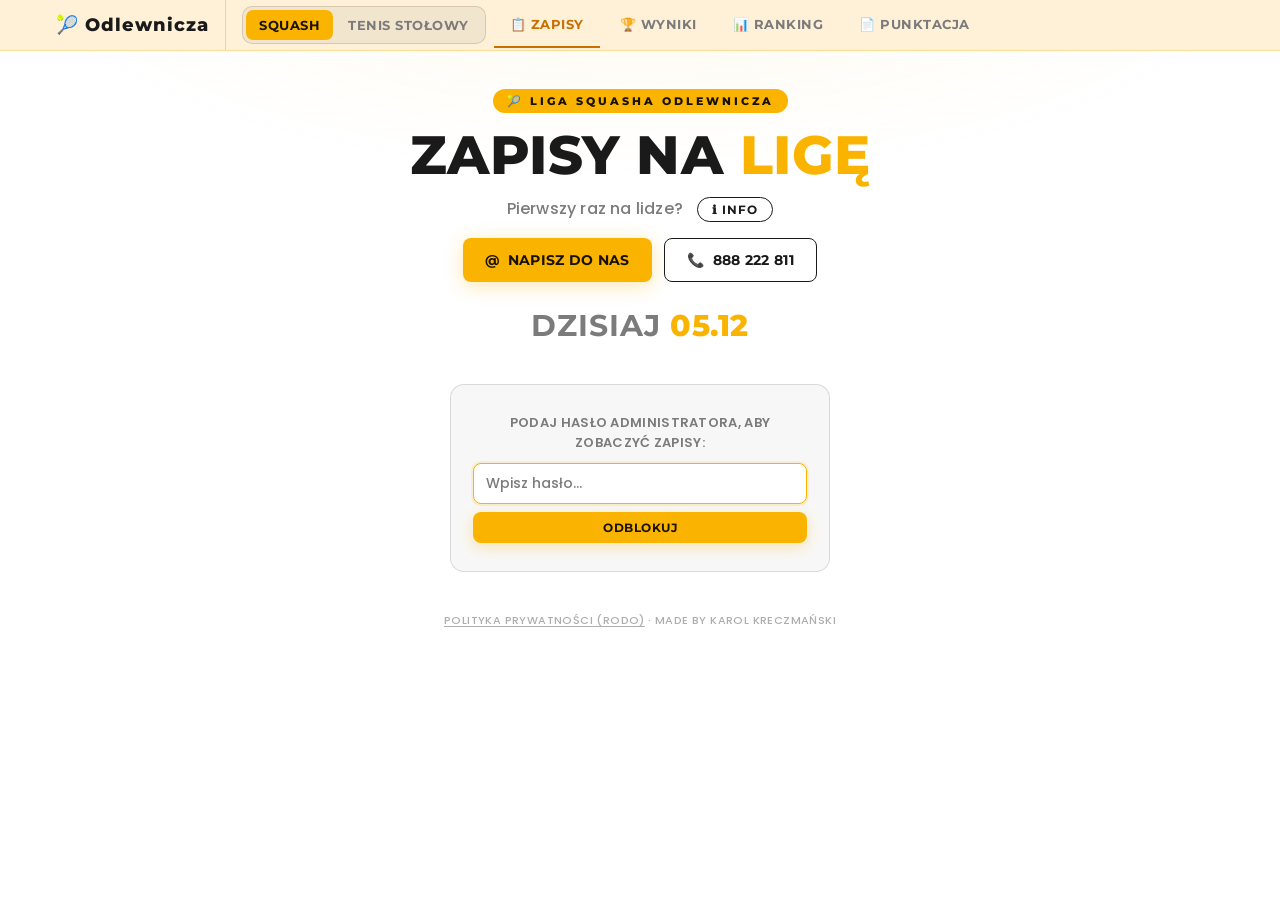
<file: index.html>
<!DOCTYPE html>
<html lang="pl">
<head>
<meta charset="UTF-8" />
<meta name="viewport" content="width=device-width, initial-scale=1.0" />
<meta name="robots" content="noindex, nofollow" />
<title>Niedzielna Liga Squasha — Zapisy</title>
<link href="pliki/fonts/fonts.css" rel="stylesheet" />
<style>
  *, *::before, *::after { box-sizing: border-box; margin: 0; padding: 0; }

  :root {
    --bg:        #ffffff;
    --surface:   rgba(0,0,0,0.03);
    --glass:     rgba(0,0,0,0.04);
    --border:    rgba(0,0,0,0.12);
    --border-hi: rgba(0,0,0,0.24);
    --muted:     #7b7b7b;
    --text:      #242424;
    --accent:    #fab400;
    --accent-dk: #c96f00;
    --accent2:   #1a1a1a;
    --green:     #1a1a1a;
    --red:       #d64545;
    --c0: #fab400;
    --c1: #1a1a1a;
    --c2: #fab400;
    --c3: #1a1a1a;
  }

  html { scroll-behavior: smooth; }

  body {
    background: var(--bg);
    color: var(--text);
    font-family: 'Poppins', 'Arial', sans-serif;
    min-height: 100vh;
    padding: 0 0 80px;
    position: relative;
  }

  body::before {
    content: '';
    position: fixed;
    inset: 0;
    background:
      radial-gradient(ellipse 90% 45% at 50% -5%, rgba(250,180,0,0.07) 0%, transparent 55%);
    pointer-events: none;
    z-index: 0;
  }

  .rezerwa-separator {
    display: flex;
    align-items: center;
    gap: 10px;
    padding: 8px 16px;
    color: var(--accent);
    font-family: 'Montserrat', sans-serif;
    font-weight: 800;
    font-size: 12px;
    letter-spacing: 2px;
    border-top: 1px dashed rgba(250,180,0,0.35);
    border-bottom: 1px dashed rgba(250,180,0,0.35);
    background: rgba(250,180,0,0.06);
    user-select: none;
  }
  .rezerwa-separator::before,
  .rezerwa-separator::after {
    content: '';
    flex: 1;
    height: 1px;
    background: rgba(250,180,0,0.3);
  }

  /* ── NAV ── */
  .nav {
    background: rgba(255,241,214,0.94);
    border-bottom: 1px solid rgba(250,180,0,0.3);
    position: sticky;
    top: 0;
    z-index: 100;
    backdrop-filter: blur(16px);
    -webkit-backdrop-filter: blur(16px);
  }
  .nav-inner {
    max-width: 1200px;
    margin: 0 auto;
    display: flex;
    align-items: center;
    gap: 4px;
    overflow-x: auto;
    scrollbar-width: none;
    padding: 0 16px;
  }
  .nav-inner::-webkit-scrollbar { display: none; }
  .nav-logo {
    font-family: 'Montserrat', sans-serif;
    font-weight: 800;
    font-size: 18px;
    letter-spacing: 1px;
    color: var(--accent2);
    padding: 14px 16px 14px 0;
    margin-right: 8px;
    border-right: 1px solid var(--border);
    white-space: nowrap;
    flex-shrink: 0;
  }
  .nav-link {
    display: flex;
    align-items: center;
    gap: 6px;
    padding: 14px 16px;
    font-family: 'Montserrat', sans-serif;
    font-size: 13px;
    font-weight: 700;
    letter-spacing: 0.5px;
    color: var(--muted);
    text-decoration: none;
    border-bottom: 2px solid transparent;
    transition: color .15s, border-color .15s;
    white-space: nowrap;
    flex-shrink: 0;
    text-transform: uppercase;
  }
  .nav-link:hover { color: var(--accent2); }
  .nav-link.active {
    color: var(--accent-dk);
    border-bottom-color: var(--accent-dk);
  }

  /* ── PRZEŁĄCZNIK DYSCYPLINY (SQUASH / TENIS STOŁOWY) — w pasku nav ── */
  .disc-switch {
    position: relative;
    display: inline-flex;
    align-self: center;
    flex-shrink: 0;
    order: 1;
    gap: 2px;
    padding: 3px;
    margin: 0 4px;
    border-radius: 10px;
    background: rgba(0,0,0,0.05);
    border: 1px solid var(--border);
  }
  .nav-inner .nav-link { order: 2; }
  .disc-tile {
    position: absolute;
    top: 3px;
    bottom: 3px;
    left: 0;
    width: 0;
    border-radius: 7px;
    background: #fab400;
    transition: transform .22s ease, width .22s ease, background .22s ease;
    z-index: 0;
  }
  .disc-switch[data-active="squash"] .disc-tile { background: #fab400; }
  .disc-switch[data-active="tenis"]  .disc-tile { background: #2f7d5c; }
  .disc-opt {
    position: relative;
    z-index: 1;
    border: none;
    background: transparent;
    cursor: pointer;
    font-family: 'Montserrat', sans-serif;
    font-weight: 700;
    font-size: 13px;
    letter-spacing: 0.5px;
    text-transform: uppercase;
    white-space: nowrap;
    padding: 7px 13px;
    border-radius: 7px;
    color: var(--muted);
    transition: color .2s ease;
  }
  .disc-opt:hover { color: var(--accent2); }
  .disc-switch[data-active="squash"] .disc-opt[data-disc="squash"] { color: #1a1200; }
  .disc-switch[data-active="tenis"]  .disc-opt[data-disc="tenis"]  { color: #ffffff; }

  .nav-break { display: none; }

  /* ── MOBILE: WYNIKI / RANKING pod logo i przełącznikiem dyscypliny ── */
  @media (max-width: 640px) {
    .nav-inner { flex-wrap: wrap; overflow-x: visible; justify-content: center; row-gap: 0; }
    .nav-logo { border-right: none; margin-right: 0; padding-right: 0; }
    .nav-break { display: block; flex-basis: 100%; height: 0; order: 2; }
    .nav-inner .nav-link { order: 3; padding: 12px 9px; font-size: 12px; gap: 4px; }
  }

  /* ── PAGE WRAP ── */
  .page-wrap {
    padding: 36px 16px 0;
    position: relative;
    z-index: 1;
  }

  /* ── HEADER ── */
  .header { text-align: center; margin-bottom: 36px; }

  .pill {
    display: inline-block;
    background: var(--accent);
    color: #1a1200;
    font-family: 'Montserrat', sans-serif;
    font-size: 11px;
    font-weight: 800;
    letter-spacing: 3px;
    padding: 5px 14px;
    border-radius: 100px;
    margin-bottom: 14px;
    text-transform: uppercase;
  }

  h1 {
    font-family: 'Montserrat', sans-serif;
    font-weight: 800;
    font-size: clamp(32px, 6.5vw, 54px);
    line-height: 1.05;
    letter-spacing: 0.5px;
    text-transform: uppercase;
    color: var(--accent2);
  }
  h1 span {
    color: var(--accent);
  }

  .sub {
    font-size: 16px;
    font-weight: 500;
    color: var(--muted);
    margin-top: 12px;
    letter-spacing: 0.2px;
  }

  /* ── CONTACT BUTTONS ── */
  .contact-btns {
    display: flex;
    gap: 12px;
    justify-content: center;
    flex-wrap: wrap;
    margin-top: 16px;
  }
  .contact-btn {
    display: inline-flex;
    align-items: center;
    gap: 10px;
    padding: 12px 22px;
    border-radius: 8px;
    font-family: 'Montserrat', sans-serif;
    font-weight: 700;
    font-size: 14px;
    letter-spacing: 0.3px;
    text-transform: uppercase;
    text-decoration: none;
    transition: transform .15s, box-shadow .15s, opacity .15s;
    cursor: pointer;
    white-space: nowrap;
  }
  .contact-btn:hover { transform: translateY(-2px); }
  .contact-btn:active { transform: translateY(0); }
  .contact-btn-fb {
    background: var(--accent);
    color: #1a1200;
    box-shadow: 0 4px 20px rgba(250,180,0,0.3);
  }
  .contact-btn-fb:hover { box-shadow: 0 6px 30px rgba(250,180,0,0.45); }
  .contact-btn-sms {
    background: transparent;
    color: var(--accent2);
    border: 1.5px solid var(--accent2);
  }
  .contact-btn-sms:hover { background: rgba(0,0,0,0.05); }

  /* ── TODAY LABEL ── */
  .today-label { font-family: 'Montserrat', sans-serif; font-weight: 700; color: var(--muted); font-size: 30px; letter-spacing: 1px; }
  .today-date  { font-family: 'Montserrat', sans-serif; font-weight: 800; color: var(--accent); font-size: 30px; letter-spacing: 0.5px; }

  /* ── TOP BAR ── */
  .top-bar {
    display: flex;
    justify-content: flex-end;
    margin-bottom: 16px;
    gap: 8px;
  }

  /* ── BUTTONS ── */
  .btn {
    border-radius: 8px;
    cursor: pointer;
    font-family: 'Montserrat', sans-serif;
    font-weight: 700;
    font-size: 12px;
    letter-spacing: 0.5px;
    padding: 8px 16px;
    transition: all .15s;
    text-transform: uppercase;
    border: none;
  }
  .btn:hover { transform: translateY(-1px); }
  .btn-dark {
    background: var(--glass);
    color: var(--text);
    border: 1.5px solid var(--border);
    backdrop-filter: blur(8px);
  }
  .btn-dark:hover { border-color: var(--border-hi); background: rgba(0,0,0,0.08); }
  .btn-yellow {
    background: var(--accent);
    color: #1a1200;
    box-shadow: 0 4px 16px rgba(250,180,0,0.3);
  }
  .btn-yellow:hover { box-shadow: 0 6px 24px rgba(250,180,0,0.45); }
  .btn-red {
    background: rgba(214,69,69,0.08);
    color: var(--red);
    border: 1.5px solid rgba(214,69,69,0.35);
  }
  .btn-red:hover { background: rgba(214,69,69,0.15); }
  .btn-addlist {
    background: #fab400;
    color: #1a1200;
    border: none;
    box-shadow: 0 4px 16px rgba(250,180,0,0.3);
  }
  .btn-addlist:hover { box-shadow: 0 6px 24px rgba(250,180,0,0.45); }

  /* ── LOGIN BOX ── */
  .login-box {
    background: var(--surface);
    border: 1.5px solid var(--border);
    border-radius: 14px;
    padding: 18px;
    margin-bottom: 16px;
    backdrop-filter: blur(10px);
    -webkit-backdrop-filter: blur(10px);
  }
  .login-box p {
    font-size: 13px;
    font-weight: 600;
    color: var(--muted);
    margin-bottom: 10px;
    letter-spacing: 0.3px;
    text-transform: uppercase;
  }
  .login-row { display: flex; gap: 8px; }
  .err-msg { font-size: 12px; color: var(--red); margin-top: 8px; font-weight: 600; }

  .gate-box {
    max-width: 380px;
    margin: 40px auto;
    text-align: center;
    padding: 28px 22px;
  }
  .gate-box p { text-align: center; }
  .gate-box .login-row { flex-direction: column; }

  .visually-hidden {
    position: absolute;
    width: 1px; height: 1px;
    padding: 0; margin: -1px;
    overflow: hidden;
    clip: rect(0,0,0,0);
    white-space: nowrap;
    border: 0;
  }

  /* ── ADMIN BAR ── */
  .admin-bar {
    background: rgba(250,180,0,0.08);
    border: 1.5px solid rgba(250,180,0,0.3);
    border-radius: 10px;
    padding: 10px 16px;
    margin-bottom: 16px;
    font-size: 13px;
    font-weight: 700;
    color: #a06400;
    letter-spacing: 0.3px;
    text-transform: uppercase;
  }

  /* ── ADMIN SHORTCUTS ── */
  .admin-shortcuts {
    margin-bottom: 20px;
    animation: fadeIn .25s ease;
  }
  .admin-shortcuts-label {
    font-family: 'Montserrat', sans-serif;
    font-weight: 800;
    font-size: 13px;
    letter-spacing: 3px;
    color: var(--muted);
    margin-bottom: 10px;
    text-transform: uppercase;
  }
  .admin-shortcuts-grid {
    display: flex;
    flex-wrap: wrap;
    gap: 10px;
  }
  .admin-shortcut-tile {
    display: inline-flex;
    align-items: center;
    gap: 10px;
    padding: 12px 20px;
    border-radius: 12px;
    font-family: 'Montserrat', sans-serif;
    font-weight: 700;
    font-size: 14px;
    letter-spacing: 0.3px;
    text-decoration: none;
    cursor: pointer;
    transition: transform .15s, box-shadow .15s, background .15s;
    border: 1.5px solid rgba(250,180,0,0.35);
    background: rgba(250,180,0,0.07);
    color: #a06400;
    box-shadow: 0 2px 12px rgba(250,180,0,0.10);
    position: relative;
    overflow: hidden;
  }
  .admin-shortcut-tile::before {
    content: '';
    position: absolute;
    inset: 0;
    background: linear-gradient(120deg, rgba(250,180,0,0.08) 0%, transparent 60%);
    pointer-events: none;
  }
  .admin-shortcut-tile:hover {
    transform: translateY(-2px);
    box-shadow: 0 6px 24px rgba(250,180,0,0.25);
    background: rgba(250,180,0,0.13);
    border-color: rgba(250,180,0,0.6);
  }
  .admin-shortcut-tile:active { transform: translateY(0); }
  .admin-shortcut-tile .tile-icon {
    font-size: 20px;
    line-height: 1;
  }
  .admin-shortcut-tile .tile-text {
    display: flex;
    flex-direction: column;
    gap: 1px;
  }
  .admin-shortcut-tile .tile-title {
    font-size: 14px;
    font-weight: 700;
    letter-spacing: 0.5px;
    text-transform: uppercase;
    line-height: 1;
  }
  .admin-shortcut-tile .tile-desc {
    font-size: 11px;
    font-weight: 600;
    color: rgba(160,100,0,0.65);
    letter-spacing: 1px;
    text-transform: uppercase;
    line-height: 1;
  }
  .admin-shortcut-tile .tile-arrow {
    margin-left: 4px;
    font-size: 16px;
    opacity: 0.6;
    transition: transform .15s, opacity .15s;
  }
  .admin-shortcut-tile:hover .tile-arrow {
    transform: translateX(3px);
    opacity: 1;
  }

  /* ── GRID — 3 kolumny jak w szablonie ── */
  .grid {
    display: grid;
    grid-template-columns: repeat(3, minmax(0, 1fr));
    gap: 14px;
  }
  @media (max-width: 900px) { .grid { grid-template-columns: repeat(2, 1fr); } }
  @media (max-width: 500px) { .grid { grid-template-columns: 1fr; } }

  .grid.grid-tenis {
    grid-template-columns: minmax(0, 360px);
    justify-content: center;
  }

  /* ── SECTION HEADING ── */
  .section-heading {
    display: flex;
    align-items: center;
    gap: 14px;
    font-family: 'Montserrat', sans-serif;
    font-weight: 800;
    font-size: 18px;
    letter-spacing: 2px;
    text-transform: uppercase;
    color: var(--accent2);
    margin: 30px 0 14px;
  }
  .section-heading::after {
    content: '';
    flex: 1;
    height: 1px;
    background: var(--border);
  }

  /* ── CARD ── */
  .card {
    background: #ffffff;
    border: 1px solid var(--border);
    border-radius: 16px;
    overflow: hidden;
    display: flex;
    flex-direction: column;
    box-shadow: 0 2px 14px rgba(0,0,0,0.05);
    transition: border-color .2s, box-shadow .2s;
    position: relative;
  }
  .card::before {
    content: '';
    position: absolute;
    top: 0; left: 0; right: 0;
    height: 3px;
    background: var(--accent);
  }
  .card:hover {
    border-color: rgba(0,0,0,0.2);
    box-shadow: 0 10px 34px rgba(0,0,0,0.12);
  }

  /* ── CARD HEAD ── */
  .card-head {
    padding: 14px 16px 12px;
    border-bottom: 1px solid var(--border);
    background: linear-gradient(135deg, color-mix(in srgb, var(--accent) 8%, transparent), transparent 60%);
    display: flex;
    justify-content: space-between;
    align-items: flex-start;
  }
  .card-head-text { flex: 1; }

  .day-label {
    font-family: 'Montserrat', sans-serif;
    font-weight: 800;
    font-size: 30px;
    color: var(--accent);
    letter-spacing: 0.3px;
    line-height: 1.1;
  }

  .day-sub {
    font-family: 'Poppins', sans-serif;
    font-size: 18px;
    font-weight: 700;
    color: var(--muted);
    margin-top: 4px;
    letter-spacing: 0.6px;
    text-transform: uppercase;
  }
  .day-sub-groups {
    color: var(--accent);
    font-weight: 800;
  }

  .level-badge {
    display: inline-block;
    margin-top: 8px;
    font-family: 'Poppins', sans-serif;
    font-size: 11px;
    font-weight: 700;
    letter-spacing: 1.5px;
    text-transform: uppercase;
    padding: 3px 11px;
    border-radius: 100px;
  }

  .date-label {
    font-family: 'Poppins', sans-serif;
    font-size: 19px;
    font-weight: 700;
    color: var(--muted);
    margin-top: 6px;
    letter-spacing: 0.3px;
  }

  .lock-btn {
    background: transparent;
    border: none;
    cursor: pointer;
    font-size: 16px;
    padding: 4px 6px;
    transition: opacity .15s, transform .15s;
    color: var(--accent);
    border-radius: 6px;
  }
  .lock-btn:hover { opacity: .75; transform: scale(1.15); }

  .panel-btn {
    display: inline-flex;
    align-items: center;
    gap: 5px;
    margin-top: 10px;
    font-family: 'Poppins', sans-serif;
    font-size: 12px;
    font-weight: 700;
    letter-spacing: 1px;
    text-transform: uppercase;
    padding: 6px 14px;
    border-radius: 100px;
    border: 1px solid var(--accent);
    background: var(--accent);
    color: #fff;
    cursor: pointer;
    text-decoration: none;
    transition: opacity .15s, transform .15s;
  }
  .panel-btn:hover  { opacity: .85; transform: translateY(-1px); }
  .panel-btn:active { transform: translateY(0); }

  /* ── PLAYER LIST ── */
  .player-list { flex: 1; min-height: 60px; }
  .player-row {
    display: flex;
    align-items: center;
    gap: 8px;
    padding: 10px 16px;
    border-bottom: 1px solid rgba(0,0,0,0.06);
    animation: fadeIn .2s ease;
    transition: background .15s;
  }
  .player-row:last-child { border-bottom: none; }
  .player-row:hover { background: rgba(0,0,0,0.02); }

  @keyframes fadeIn {
    from { opacity: 0; transform: translateY(-4px); }
    to   { opacity: 1; transform: none; }
  }

  .num {
    font-family: 'Montserrat', sans-serif;
    font-weight: 700;
    font-size: 13px;
    color: var(--accent);
    min-width: 18px;
    text-align: right;
    opacity: 0.7;
  }
  .pname {
    flex: 1;
    font-size: 15px;
    font-weight: 500;
    color: var(--text);
    letter-spacing: 0.2px;
  }

  .empty       { text-align: center; padding: 20px 8px; color: var(--muted); font-size: 13px; font-weight: 600; }
  .loading-txt { text-align: center; padding: 20px 8px; color: var(--muted); font-size: 12px; }
  .closed-txt  { text-align: center; padding: 20px 8px; color: var(--red); font-size: 13px; font-weight: 700; text-transform: uppercase; letter-spacing: 0.5px; }

  /* ── ICON BUTTONS ── */
  .icon-btn {
    background: transparent;
    border-radius: 6px;
    cursor: pointer;
    width: 24px;
    height: 24px;
    font-size: 12px;
    display: flex;
    align-items: center;
    justify-content: center;
    transition: all .15s;
    padding: 0;
    font-family: inherit;
    font-weight: 700;
  }
  .icon-btn:hover { opacity: .75; transform: scale(1.1); }
  .icon-edit { color: var(--accent);  border: 1px solid rgba(250,180,0,0.4); }
  .icon-del  { color: var(--red); border: 1px solid rgba(214,69,69,0.4); }
  .icon-ok   { color: var(--accent2);  border: 1px solid rgba(0,0,0,0.3); }

  /* ── INPUT ROW ── */
  .input-row {
    padding: 12px 14px;
    border-top: 1px solid var(--border);
    display: flex;
    gap: 8px;
    background: rgba(0,0,0,0.02);
  }
  .input-row.closed { opacity: 0.4; pointer-events: none; }

  .field {
    flex: 1;
    background: #ffffff;
    border: 1.5px solid var(--border);
    border-radius: 8px;
    color: var(--text);
    padding: 9px 12px;
    font-size: 14px;
    font-family: 'Poppins', sans-serif;
    font-weight: 500;
    outline: none;
    transition: border-color .15s, box-shadow .15s;
  }
  .field::placeholder { color: var(--muted); }
  .field:focus {
    border-color: var(--accent);
    box-shadow: 0 0 0 2px rgba(250,180,0,0.15);
  }
  .field.err { border-color: var(--red); box-shadow: 0 0 0 2px rgba(214,69,69,0.15); }

  .suggest-box {
    display: none;
    position: fixed;
    background: #ffffff;
    border: 1.5px solid var(--border);
    border-radius: 8px;
    box-shadow: 0 8px 24px rgba(0,0,0,0.15);
    max-height: 220px;
    overflow-y: auto;
    z-index: 50;
  }
  .suggest-item {
    padding: 9px 12px;
    font-size: 14px;
    font-weight: 500;
    color: var(--text);
    cursor: pointer;
    border-bottom: 1px solid rgba(0,0,0,0.05);
  }
  .suggest-item:last-child { border-bottom: none; }
  .suggest-item:hover { background: rgba(250,180,0,0.12); }

  .add-btn {
    background: var(--accent);
    color: #ffffff;
    border: none;
    border-radius: 8px;
    padding: 8px 14px;
    font-family: 'Montserrat', sans-serif;
    font-size: 20px;
    font-weight: 700;
    cursor: pointer;
    transition: all .15s;
    line-height: 1;
    box-shadow: 0 2px 12px color-mix(in srgb, var(--accent) 35%, transparent);
    min-width: 40px;
    display: flex;
    align-items: center;
    justify-content: center;
  }
  .add-btn:hover    { box-shadow: 0 4px 20px color-mix(in srgb, var(--accent) 50%, transparent); transform: translateY(-1px); }
  .add-btn:disabled { opacity: .35; cursor: default; transform: none; box-shadow: none; }

  /* ── FOOTER ── */
  footer {
    text-align: center;
    font-size: 11px;
    font-weight: 500;
    color: rgba(0,0,0,0.32);
    margin-top: 40px;
    letter-spacing: 0.4px;
    text-transform: uppercase;
  }

  /* ── SPINNER ── */
  .spinner {
    display: inline-block;
    width: 14px; height: 14px;
    border: 2px solid rgba(26,18,0,0.3);
    border-top-color: #1a1200;
    border-radius: 50%;
    animation: spin .6s linear infinite;
  }
  .add-btn .spinner {
    border-color: rgba(255,255,255,0.35);
    border-top-color: #ffffff;
  }
  @keyframes spin { to { transform: rotate(360deg); } }

  .info-btn {
    display: inline-flex;
    align-items: center;
    padding: 4px 14px;
    border-radius: 100px;
    font-family: 'Montserrat', sans-serif;
    font-weight: 700;
    font-size: 12px;
    letter-spacing: 1px;
    text-transform: uppercase;
    background: transparent;
    color: var(--accent2);
    border: 1.5px solid var(--accent2);
    cursor: pointer;
    transition: background .15s, box-shadow .15s;
    vertical-align: middle;
    margin-left: 10px;
  }
  .info-btn:hover {
    background: rgba(0,0,0,0.05);
  }

  /* ── MODAL ── */
  .modal-overlay {
    position: fixed; inset: 0; z-index: 999;
    background: rgba(0,0,0,0.7);
    backdrop-filter: blur(6px);
    display: flex; align-items: center; justify-content: center;
    padding: 16px;
    animation: fadeIn .2s ease;
  }
  .modal {
    background: #ffffff;
    border: 1px solid var(--border);
    border-radius: 18px;
    max-width: 520px; width: 100%;
    max-height: 90vh; overflow-y: auto;
    padding: 28px 24px 24px;
    position: relative;
    box-shadow: 0 20px 60px rgba(0,0,0,0.25);
  }
  .modal-close {
    position: absolute; top: 14px; right: 16px;
    background: transparent; border: none;
    color: var(--muted); font-size: 20px;
    cursor: pointer; line-height: 1;
    transition: color .15s;
  }
  .modal-close:hover { color: var(--text); }
  .modal h2 {
    font-family: 'Montserrat', sans-serif;
    font-weight: 800;
    font-size: 22px; letter-spacing: 0.5px;
    text-transform: uppercase;
    color: var(--accent2); margin-bottom: 16px;
  }
  .modal-section { margin-bottom: 16px; }
  .modal-section h3 {
    font-family: 'Montserrat', sans-serif;
    font-size: 12px; font-weight: 800;
    letter-spacing: 2px; text-transform: uppercase;
    color: var(--accent); margin-bottom: 6px;
  }
  .modal-section p, .modal-section li {
    font-size: 15px; font-weight: 400;
    color: var(--text); line-height: 1.6;
  }
  .modal-section ul { list-style: none; padding: 0; }
  .modal-section ul li::before { content: "— "; color: var(--accent); }
  .modal-section a { color: var(--accent2); text-decoration: none; word-break: break-all; font-weight: 600; }
  .modal-section a:hover { text-decoration: underline; }
  .modal-note {
    font-size: 12px; color: var(--muted);
    border-top: 1px solid var(--border);
    padding-top: 12px; margin-top: 4px;
    font-style: italic;
  }

  .input-error {
    font-family: 'Poppins', sans-serif;
    font-size: 13px;
    font-weight: 500;
    color: var(--red);
    padding: 8px 14px 10px;
    border-top: 1px solid rgba(214,69,69,0.15);
    background: rgba(214,69,69,0.05);
    line-height: 1.4;
    animation: fadeIn .2s ease;
  }
  .input-error a {
    color: var(--accent2);
    text-decoration: underline;
    cursor: pointer;
    font-weight: 600;
  }
  footer a.privacy-link { color: inherit; text-decoration: underline; text-underline-offset: 2px; }
  footer a.privacy-link:hover { color: var(--accent-dk); }
</style>
</head>
<body>

<!-- ═══ NAV ════════════════════════════════════════════════════ -->
<nav class="nav">
  <div class="nav-inner">
    <div class="nav-logo" id="navLogo" style="cursor:default;touch-action:manipulation;">🎾 Odlewnicza</div>
    <div class="disc-switch">
      <span class="disc-tile"></span>
      <button type="button" class="disc-opt" data-disc="squash">SQUASH</button>
      <button type="button" class="disc-opt" data-disc="tenis">TENIS STOŁOWY</button>
    </div>
    <span class="nav-break"></span>
    <a class="nav-link active" data-sec="index"   href="index.html">📋 Zapisy</a>
    <a class="nav-link"        data-sec="wyniki"  href="wyniki.html">🏆 Wyniki</a>
    <a class="nav-link"        data-sec="ranking" href="ranking.html">📊 Ranking</a>
    <a class="nav-link"        data-sec="punktacja" href="punktacja.html">📄 Punktacja</a>
  </div>
</nav>

<!-- ═══ PRZEŁĄCZNIK DYSCYPLINY ══════════════════════════════════ -->
<script>
  window.__PAGE_DISC = "squash";
  window.__PAGE_SEC  = "index";
</script>
<script>
(function () {
  var KEY = "odlewnicza_disc";
  var PAGE_DISC = window.__PAGE_DISC;   // "squash" | "tenis"
  var PAGE_SEC  = window.__PAGE_SEC;    // "index" | "wyniki" | "ranking"
  var MAP = {
    squash: { index: "index.html",       wyniki: "wyniki.html",       ranking: "ranking.html",       punktacja: "punktacja.html" },
    tenis:  { index: "index-tenis.html", wyniki: "wyniki-tenis.html", ranking: "ranking-tenis.html", punktacja: "punktacja-tenis.html" }
  };

  // Zapamiętany wybór dyscypliny — jeśli inny niż ta strona, przejdź na właściwy wariant.
  var stored = null;
  try { stored = localStorage.getItem(KEY); } catch (e) {}
  if ((stored === "squash" || stored === "tenis") && stored !== PAGE_DISC) {
    location.replace(MAP[stored][PAGE_SEC]);
    return;
  }
  try { localStorage.setItem(KEY, PAGE_DISC); } catch (e) {}

  document.addEventListener("DOMContentLoaded", function () {
    // Linki nav -> właściwa dyscyplina
    document.querySelectorAll(".nav-link[data-sec]").forEach(function (a) {
      a.setAttribute("href", MAP[PAGE_DISC][a.dataset.sec]);
    });

    var sw = document.querySelector(".disc-switch");
    if (!sw) return;
    sw.dataset.active = PAGE_DISC;

    var tile = sw.querySelector(".disc-tile");
    function place() {
      var act = sw.querySelector('.disc-opt[data-disc="' + sw.dataset.active + '"]');
      if (!act) return;
      tile.style.width = act.offsetWidth + "px";
      tile.style.transform = "translateX(" + act.offsetLeft + "px)";
    }
    place();
    window.addEventListener("resize", place);
    if (document.fonts && document.fonts.ready) document.fonts.ready.then(place);

    sw.querySelectorAll(".disc-opt").forEach(function (btn) {
      btn.addEventListener("click", function () {
        var d = btn.dataset.disc;
        if (d === PAGE_DISC) return;
        try { localStorage.setItem(KEY, d); } catch (e) {}
        location.href = MAP[d][PAGE_SEC];
      });
    });
  });
})();
</script>

<!-- ═══ KONFIGURACJA ════════════════════════════════════════════ -->
<script>
  const APPS_SCRIPT_URL = "https://script.google.com/macros/s/AKfycbzkHLvjtq2LegCNM4yETGkzf7rzB6c80Pci5KnYWLFcTFF7qZRJF0tUIDew01oEgnNY/exec";
  const CUTOFF_HOUR = 23;

 const today = new Date();
  const todayDateStr = today.toLocaleDateString("pl-PL", {
    day: "2-digit",
    month: "2-digit",
    timeZone: "Europe/Warsaw"
  });
</script>

<div class="page-wrap">
  <div class="header">
    <div class="pill">🎾 Liga Squasha Odlewnicza</div>
    <h1>ZAPISY NA <span>LIGĘ</span></h1>
    <p class="sub">Pierwszy raz na lidze? <button class="info-btn" onclick="openModal()">ℹ INFO</button>
      <div class="contact-btns">
        <a href="mailto:kontakt@odlewnicza7.pl" class="contact-btn contact-btn-fb">
          @ &nbsp;Napisz do nas
        </a>
        <a href="tel:888222811" class="contact-btn contact-btn-sms">
          📞 &nbsp;888 222 811
        </a>
      </div>
      <br>
      <span class="today-label" id="todayLabel"></span><span class="today-date" id="todayDate"></span>
    </p>
  </div>

  <div id="gate"></div>
  <div class="top-bar gated" id="topBar"></div>
  <div id="loginBox" class="gated"></div>
  <div id="adminBar" class="gated"></div>
  <div class="section-heading gated">Squash</div>
  <div class="grid gated" id="gridSquash"></div>

  <footer><a class="privacy-link" href="polityka-prywatnosci.html">Polityka prywatności (RODO)</a> · Made by Karol Kreczmański</footer>
</div>

<script>
// ══════════════════════════════════════════════════════════════
//  SEKCJE — każda to jedna karta w gridzie
// ══════════════════════════════════════════════════════════════
const SECTIONS = [
  {
    key:    "sun_ab",
    label:  "Niedziela · 20:00",
    sub:    "A / B",
    level:  "Zaawansowani",
    color:  "#c2680a",
    group:  "squash",
    dow:    0,
  },
  {
    key:    "sun_cd",
    label:  "Niedziela · 17:30",
    sub:    "C / D",
    level:  "Średniozaawansowani",
    color:  "#1a1a1a",
    group:  "squash",
    dow:    0,
  },
  {
    key:    "sun_ef",
    label:  "Niedziela · 15:00",
    sub:    "E / F",
    level:  "Początkujący",
    color:  "#a13d2b",
    group:  "squash",
    dow:    0,
  },
];

const REZERWA_MARKER = "REZERWA";

function getNextDow(dow) {
  const now   = new Date();
  const today = now.getDay();
  const hour  = parseInt(new Date().toLocaleString("pl-PL", {
    hour: "2-digit", hour12: false, timeZone: "Europe/Warsaw"
  }));
  let diff = (dow - today + 7) % 7;
  if (diff === 0 && hour >= CUTOFF_HOUR) diff = 7;
  const d = new Date(now);
  d.setDate(d.getDate() + diff);
  d.setHours(0, 0, 0, 0);
  return d;
}

function dateKey(d) {
  return `${d.getFullYear()}-${String(d.getMonth()+1).padStart(2,'0')}-${String(d.getDate()).padStart(2,'0')}`;
}

function formatPL(d) {
  return d.toLocaleDateString("pl-PL", { day:"2-digit", month:"2-digit", year:"numeric" });
}

for (const sec of SECTIONS) { sec.date = getNextDow(sec.dow); }

function sectionOf(key) { return SECTIONS.find(s => s.key === key); }

let state = {
  lists:         {},
  loading:       {},
  inputs:        {},
  saving:        {},
  editing:       null,
  editVal:       "",
  errors:        {},
  locked:        {},
  adminMode:     false,
  showLogin:     false,
  passInput:     "",
  passErr:       false,
  adminPassword: "",
  viewUnlocked:  false,
  viewPassword:  "",
  gateInput:     "",
  gateErr:       false,
  addListConfirm: null,
  addListSaving:  false,
  allowedPlayers: [],
};

// ── API (JSONP) ─────────────────────────────────────────────────
function api(params) {
  return new Promise((resolve, reject) => {
    const cbName = "jsonp_" + Math.random().toString(36).slice(2);
    let script;
    const timeout = setTimeout(() => {
      // Spóźniona odpowiedź może jeszcze przyjść — zostawiamy pustą funkcję.
      window[cbName] = () => { delete window[cbName]; }; if (script) script.remove();
      reject(new Error("timeout"));
    }, 10000);
    window[cbName] = (data) => {
      clearTimeout(timeout); delete window[cbName]; if (script) script.remove();
      resolve(data);
    };
    script = document.createElement("script");
    const p = { ...params, callback: cbName };
    script.src = APPS_SCRIPT_URL + "?" + new URLSearchParams(p).toString();
    script.onerror = () => { clearTimeout(timeout); delete window[cbName]; reject(new Error("script error")); };
    document.head.appendChild(script);
  });
}

// ── Akcje ──────────────────────────────────────────────────────
async function loadSection(sec) {
  state.loading[sec.key] = true; render();
  try {
    const res = await api({ action:"list", dayKey:sec.key, dateStr:dateKey(sec.date) });
    if (res.ok) { state.lists[sec.key] = res.players; state.locked[sec.key] = res.locked; }
  } catch(e) {}
  state.loading[sec.key] = false; render();
}

async function addPlayer(key) {
  if (state.locked[key]) return;
  const name = (state.inputs[key] || "").trim();
  if (!name) return;
  state.saving[key] = true; state.errors[key] = null; render();
  const res = await api({ action:"add", dayKey:key, dateStr:dateKey(sectionOf(key).date), name });
  if (res.ok) { state.lists[key] = res.players; state.inputs[key] = ""; state.errors[key] = null; }
  else { state.errors[key] = res.error; }
  state.saving[key] = false; render();
}

async function removePlayer(key, idx) {
  const res = await api({ action:"remove", dayKey:key, dateStr:dateKey(sectionOf(key).date), idx, password:state.adminPassword });
  if (res.ok) { state.lists[key] = res.players; render(); }
}

async function saveEdit(key) {
  if (!state.editing) return;
  const res = await api({ action:"edit", dayKey:key, dateStr:dateKey(sectionOf(key).date), idx:state.editing.idx, newName:state.editVal, password:state.adminPassword });
  if (res.ok) { state.lists[key] = res.players; state.editing = null; render(); }
}

async function toggleLocked(key) {
  const action = state.locked[key] ? "unlock" : "lock";
  const res    = await api({ action, dayKey:key, dateStr:dateKey(sectionOf(key).date), password:state.adminPassword });
  if (res.ok) { state.locked[key] = res.locked; render(); }
}

// ── Render ─────────────────────────────────────────────────────
function render() {
  renderTodayDate();
  renderGate();
  if (!state.viewUnlocked) return;
  renderTopBar(); renderLoginBox(); renderAdminBar(); renderGrid(); renderAddListModal();
}

function renderGate() {
  const gate = document.getElementById("gate");

  if (state.viewUnlocked) {
    gate.innerHTML = "";
    document.querySelectorAll(".gated").forEach(el => { el.style.display = ""; });
    return;
  }

  document.querySelectorAll(".gated").forEach(el => { el.style.display = "none"; });

  gate.innerHTML = `
    <form class="login-box gate-box" id="gateForm" autocomplete="on">
      <p>Podaj hasło administratora, aby zobaczyć zapisy:</p>
      <div class="login-row">
        <input class="visually-hidden" type="text" name="username" autocomplete="username" value="widz" readonly tabindex="-1" aria-hidden="true" />
        <input class="field${state.gateErr?" err":""}" id="gateInp" name="password" type="password" autocomplete="current-password" placeholder="Wpisz hasło…" value="${esc(state.gateInput)}" />
        <button class="btn btn-yellow" id="gateOk" type="submit">Odblokuj</button>
      </div>
      ${state.gateErr ? '<p class="err-msg">Błędne hasło</p>' : ""}
    </form>`;
  const form = gate.querySelector("#gateForm");
  const inp = gate.querySelector("#gateInp");
  inp.addEventListener("input", e => { state.gateInput = e.target.value; state.gateErr = false; });
  form.addEventListener("submit", e => { e.preventDefault(); tryUnlock(); });
  inp.focus();
}

const GATE_STORAGE_KEY = "wpc_view_password";

let unlockInFlight = false;
async function tryUnlock() {
  // Hasło zapamiętujemy PRZED await — równoległe wywołanie (auto-odblokowanie + Enter/podwójny klik)
  // czytało wyczyszczone pole i nadpisywało viewPassword pustym tekstem → "Brak uprawnień".
  if (unlockInFlight || state.viewUnlocked) return;
  const pw = state.gateInput;
  if (!pw) { state.gateErr = true; render(); return; }
  unlockInFlight = true;
  let res;
  try { res = await api({ action: "checkPassword", password: pw }); }
  catch (e) { res = { ok: false, netErr: true }; }
  finally { unlockInFlight = false; }
  if (res.ok) {
    state.viewUnlocked = true;
    state.viewPassword = pw;
    try { localStorage.setItem(GATE_STORAGE_KEY, pw); } catch(e) {}
    state.gateInput = ""; state.gateErr = false;
    render();
    Promise.all(SECTIONS.map(loadSection));
    loadAllowedPlayers();
  } else {
    state.gateErr = true;
    if (!res.netErr) { try { localStorage.removeItem(GATE_STORAGE_KEY); } catch(e) {} }
    render();
  }
}

async function loadAllowedPlayers() {
  try {
    const res = await api({ action: "getAllowedPlayers", password: state.viewPassword });
    if (res.ok) state.allowedPlayers = res.players || [];
  } catch (e) {}
}

function renderTodayDate() {
  const label = document.getElementById("todayLabel");
  const date  = document.getElementById("todayDate");
  if (label) label.textContent = "DZISIAJ ";
  if (date)  date.textContent  = todayDateStr;
}

function renderTopBar() {
  const el = document.getElementById("topBar");
  el.innerHTML = "";
  if (state.adminMode) {
    el.appendChild(mkBtn("Wyłącz admina","btn btn-red", () => { state.adminMode=false; render(); }));
  } else {
    el.appendChild(mkBtn("🔐 Admin","btn btn-dark", () => { state.showLogin=!state.showLogin; render(); }));
  }
}

function renderLoginBox() {
  const el = document.getElementById("loginBox");
  if (!state.showLogin || state.adminMode) { el.innerHTML=""; return; }
  el.innerHTML = `
    <div class="login-box">
      <p>Hasło administratora:</p>
      <div class="login-row">
        <input class="field${state.passErr?" err":""}" id="passInp" type="password" placeholder="Wpisz hasło…" value="${esc(state.passInput)}" />
        <button class="btn btn-yellow" id="passOk">OK</button>
        <button class="btn btn-dark"   id="passX">✕</button>
      </div>
      ${state.passErr ? '<p class="err-msg">Błędne hasło</p>' : ""}
    </div>`;
  const inp = el.querySelector("#passInp");
  inp.addEventListener("input",   e => { state.passInput=e.target.value; state.passErr=false; });
  inp.addEventListener("keydown", e => { if(e.key==="Enter") tryLogin(); });
  el.querySelector("#passOk").addEventListener("click", tryLogin);
  el.querySelector("#passX").addEventListener("click",  () => { state.showLogin=false; state.passInput=""; state.passErr=false; render(); });
  inp.focus();
}

function renderAdminBar() {
  const el = document.getElementById("adminBar");
  el.innerHTML = state.adminMode
    ? '<div class="admin-bar">✓ Tryb administratora — możesz edytować, usuwać wpisy i zamykać zapisy</div>'
    : "";
}

function renderGrid() {
  const gridSquash = document.getElementById("gridSquash");
  gridSquash.innerHTML = "";
  for (const sec of SECTIONS) gridSquash.appendChild(mkCard(sec));
}

// ── Modal: dodaj do listy graczy ──────────────────────────────
function renderAddListModal() {
  const existing = document.getElementById("addListModal");
  if (existing) existing.remove();
  if (!state.addListConfirm) return;

  const overlay = document.createElement("div");
  overlay.id = "addListModal";
  overlay.className = "modal-overlay";
  overlay.addEventListener("click", e => { if (e.target === overlay) { state.addListConfirm = null; render(); } });

  const saving = state.addListSaving;
  overlay.innerHTML = `
    <div class="modal" style="max-width:400px;text-align:center;">
      <h2>Nowy gracz – potwierdź dane</h2>
      <p style="margin-bottom:14px;">Podaj dane, aby dodać gracza do listy:</p>
      <div style="text-align:left;margin-bottom:12px;">
        <label style="display:block;font-size:12px;font-weight:700;color:var(--muted);margin-bottom:4px;text-transform:uppercase;letter-spacing:0.5px;">Nazwisko i Imię</label>
        <input class="field" id="addListName" type="text" value="${esc(state.addListConfirm.name)}" ${saving?"disabled":""} />
      </div>
      <div style="text-align:left;margin-bottom:8px;">
        <label style="display:block;font-size:12px;font-weight:700;color:var(--muted);margin-bottom:4px;text-transform:uppercase;letter-spacing:0.5px;">Numer telefonu</label>
        <input class="field" id="addListPhone" type="tel" placeholder="np. 888 222 811" value="${esc(state.addListConfirm.phone || "")}" ${saving?"disabled":""} />
      </div>
      <p class="err-msg" id="addListErr" style="display:none;text-align:left;margin-bottom:8px;"></p>
      <p style="font-size:13px;color:var(--muted);margin:10px 0 12px;">Sprawdź, czy dane są poprawne (Nazwisko Imię), zanim potwierdzisz.</p>
      <p style="font-size:12px;line-height:1.5;color:var(--muted);text-align:left;margin:0 0 18px;padding:9px 11px;border-radius:8px;background:rgba(0,0,0,0.04);">ⓘ Poinformuj gracza, że jego nazwisko i wyniki będą publikowane na stronie ligi, a telefon służy tylko do kontaktu w sprawach ligi (szczegóły na kartce / kod QR przy recepcji, <a href="polityka-prywatnosci.html" target="_blank" rel="noopener" style="color:inherit;text-decoration:underline;">polityka prywatności</a>).</p>
      <div style="display:flex;gap:10px;justify-content:center;">
        <button class="btn btn-dark" id="addListCancel" ${saving?"disabled":""}>Anuluj</button>
        <button class="btn btn-yellow" id="addListOk" ${saving?"disabled":""}>${saving ? '<span class="spinner"></span>' : "Tak, dodaj gracza"}</button>
      </div>
    </div>`;
  document.body.appendChild(overlay);

  const nameInp  = overlay.querySelector("#addListName");
  const phoneInp = overlay.querySelector("#addListPhone");
  nameInp.addEventListener("input",  e => { state.addListConfirm.name  = e.target.value; });
  phoneInp.addEventListener("input", e => { state.addListConfirm.phone = e.target.value; });

  overlay.querySelector("#addListCancel").addEventListener("click", () => { state.addListConfirm = null; render(); });
  overlay.querySelector("#addListOk").addEventListener("click", confirmAddToList);
  if (!saving) nameInp.focus();
}

async function confirmAddToList() {
  if (!state.addListConfirm || state.addListSaving) return;
  const { key } = state.addListConfirm;
  const name  = (state.addListConfirm.name  || "").trim();
  const phone = (state.addListConfirm.phone || "").trim();
  const phoneDigits = phone.replace(/\D/g, "");

  const errEl = document.getElementById("addListErr");
  let errMsg = "";
  if (!name) errMsg = "Podaj nazwisko i imię";
  else if (phoneDigits.length < 9) errMsg = "Podaj poprawny numer telefonu (min. 9 cyfr)";
  if (errMsg) {
    if (errEl) { errEl.textContent = errMsg; errEl.style.display = "block"; }
    return;
  }

  state.addListConfirm.name  = name;
  state.addListConfirm.phone = phone;
  state.addListSaving = true; render();
  try {
    const res = await api({ action: "addToAllowedList", name, phone, password: state.viewPassword });
    if (res.ok) {
      state.addListConfirm = null;
      state.addListSaving  = false;
      state.inputs[key] = name;
      await addPlayer(key);
      return;
    } else {
      state.errors[key] = res.error || "Nie udało się dodać do listy";
    }
  } catch (e) {
    state.errors[key] = "Błąd połączenia, spróbuj ponownie";
  }
  state.addListConfirm = null;
  state.addListSaving  = false;
  render();
}

// ── mkCard ──────────────────────────────────────────────────────
function mkCard(sec) {
  const players  = state.lists[sec.key] || [];
  const loading  = state.loading[sec.key];
  const saving   = state.saving[sec.key];
  const isClosed = state.locked[sec.key];

  const card = document.createElement("div");
  card.className = "card";
  card.style.setProperty("--accent", sec.color);

  const headDiv = document.createElement("div");
  headDiv.className = "card-head";

  const textDiv = document.createElement("div");
  textDiv.className = "card-head-text";

  const dayEl = document.createElement("div");
  dayEl.className = "day-label";
  dayEl.textContent = sec.label;

  const badge = document.createElement("span");
  badge.className = "level-badge";
  badge.textContent = sec.level;
  badge.style.cssText = `background:${sec.color}22;color:#1a1200;border:1px solid ${sec.color}80;`;

  const dateEl = document.createElement("div");
  dateEl.className = "date-label";
  dateEl.textContent = formatPL(sec.date);

  textDiv.appendChild(dayEl);
  if (sec.sub) {
    const subEl = document.createElement("div");
    subEl.className = "day-sub";
    subEl.innerHTML = `Grupy <span class="day-sub-groups">${esc(sec.sub)}</span>`;
    textDiv.appendChild(subEl);
  }
  textDiv.appendChild(badge);
  textDiv.appendChild(dateEl);

  if (sec.panelUrl) {
    const panelBtn = document.createElement("a");
    panelBtn.className = "panel-btn";
    panelBtn.href = sec.panelUrl;
    panelBtn.target = "_blank";
    panelBtn.rel = "noopener";
    panelBtn.textContent = "🖥 PANEL";
    textDiv.appendChild(panelBtn);
  }

  headDiv.appendChild(textDiv);

  if (state.adminMode) {
    const lockBtn = document.createElement("button");
    lockBtn.className   = "lock-btn";
    lockBtn.textContent = isClosed ? "🔒" : "🔓";
    lockBtn.addEventListener("click", () => toggleLocked(sec.key));
    headDiv.appendChild(lockBtn);
  }
  card.appendChild(headDiv);

  const list = document.createElement("div");
  list.className = "player-list";

  if (isClosed) {
    list.innerHTML = `<div class="closed-txt">🔒 Zapisy zamknięte</div>`;
  } else if (loading) {
    list.innerHTML = `<div class="loading-txt"><span class="spinner"></span></div>`;
  } else if (players.length === 0) {
    list.innerHTML = `<div class="empty">Brak zapisanych graczy</div>`;
  } else {
    players.forEach((name, i) => {
      if (name === REZERWA_MARKER) {
        const sep = document.createElement("div");
        sep.className = "rezerwa-separator";
        sep.textContent = "▼  REZERWA  ▼";
        if (state.adminMode) {
          const btnDel = mkIconBtn("✕","icon-btn icon-del", () => removePlayer(sec.key, i));
          btnDel.style.marginLeft = "4px";
          sep.appendChild(btnDel);
        }
        list.appendChild(sep);
        return;
      }

      const isRezerwa = players.slice(0, i).includes(REZERWA_MARKER);
      const isEdit    = state.editing && state.editing.key === sec.key && state.editing.idx === i;
      const row       = document.createElement("div");
      row.className   = "player-row";

      const numBefore = players.slice(0, i).filter(p => p !== REZERWA_MARKER).length;
      row.innerHTML = isRezerwa
        ? `<span class="num" style="color:var(--c2);opacity:0.5">—</span>`
        : `<span class="num">${numBefore + 1}</span>`;

      if (state.adminMode && isEdit) {
        const inp = document.createElement("input");
        inp.className = "field"; inp.value = state.editVal; inp.style.flex = "1";
        inp.addEventListener("input",   e => state.editVal = e.target.value);
        inp.addEventListener("keydown", e => {
          if (e.key==="Enter")  saveEdit(sec.key);
          if (e.key==="Escape") { state.editing=null; render(); }
        });
        row.appendChild(inp);
        setTimeout(() => inp.focus(), 0);
        row.appendChild(mkIconBtn("✓","icon-btn icon-ok", () => saveEdit(sec.key)));
      } else {
        const span = document.createElement("span");
        span.className   = "pname";
        span.textContent = name;
        if (isRezerwa) span.style.opacity = "0.55";
        row.appendChild(span);
        if (state.adminMode) {
          const wrap = document.createElement("div");
          wrap.style.display = "flex"; wrap.style.gap = "4px";
          wrap.appendChild(mkIconBtn("✎","icon-btn icon-edit", () => {
            state.editing = { key: sec.key, idx: i };
            state.editVal = name; render();
          }));
          wrap.appendChild(mkIconBtn("✕","icon-btn icon-del", () => removePlayer(sec.key, i)));
          row.appendChild(wrap);
        }
      }
      list.appendChild(row);
    });
  }
  card.appendChild(list);

  const inputRow = document.createElement("div");
  inputRow.className = "input-row" + (isClosed ? " closed" : "");

  const inp = document.createElement("input");
  inp.className   = "field"; inp.type = "text";
  inp.placeholder = isClosed ? "Zapisy zamknięte" : "Nazwisko i Imię lub nr tel.";
  inp.value       = state.inputs[sec.key] || "";
  inp.disabled    = isClosed;
  inp.autocomplete = "off";

  let lastPhoneLookup = "";
  inp.addEventListener("input", async e => {
    const val = e.target.value;
    state.inputs[sec.key] = val;
    const trimmed = val.trim();
    const digits = val.replace(/\D/g, "");
    const isNumericish = trimmed !== "" && /^[+\d\s()-]+$/.test(trimmed);

    if (isNumericish) {
      hideSuggestions();
      if (digits.length >= 9 && digits !== lastPhoneLookup) {
        lastPhoneLookup = digits;
        const core = digits.slice(-9);
        try {
          const res = await api({ action: "lookupPhone", phone: core, password: state.viewPassword });
          if (res.ok && (state.inputs[sec.key] || "").replace(/\D/g, "") === digits) {
            inp.value = res.name;
            state.inputs[sec.key] = res.name;
          }
        } catch (err) {}
      }
    } else {
      showSuggestions(inp, sec.key, trimmed, isClosed);
    }
  });
  inp.addEventListener("focus", () => { if (state.inputs[sec.key]) showSuggestions(inp, sec.key, state.inputs[sec.key], isClosed); });
  inp.addEventListener("blur",  () => { setTimeout(hideSuggestions, 150); });
  inp.addEventListener("keydown", e => {
    if (e.key === "Enter" && !isClosed) addPlayer(sec.key);
    if (e.key === "Escape") hideSuggestions();
  });

  const addB = document.createElement("button");
  addB.className = "add-btn"; addB.style.background = sec.color;
  addB.disabled  = !!saving || isClosed;
  addB.innerHTML = saving ? '<span class="spinner"></span>' : "+";
  addB.addEventListener("click", () => addPlayer(sec.key));
  inputRow.appendChild(inp); inputRow.appendChild(addB);
  card.appendChild(inputRow);

  const err = state.errors[sec.key];
  if (err) {
    const errDiv = document.createElement("div");
    errDiv.className = "input-error";
    if (err === "NOT_ON_LIST") {
      errDiv.innerHTML = `⚠️ Nie znaleziono Cię na liście graczy!`;
      const addListBtn = document.createElement("button");
      addListBtn.className   = "btn btn-addlist";
      addListBtn.style.cssText = "margin-top:10px;width:100%;";
      addListBtn.textContent = "DODAJ DO LISTY GRACZY";
      addListBtn.addEventListener("click", () => {
        const name = (state.inputs[sec.key] || "").trim();
        if (!name) return;
        state.addListConfirm = { key: sec.key, name, phone: "" };
        render();
      });
      errDiv.appendChild(addListBtn);
    } else {
      errDiv.textContent = "⚠️ " + err;
    }
    card.appendChild(errDiv);
  }

  inp.addEventListener("input", () => {
    if (state.errors[sec.key]) { state.errors[sec.key] = null; render(); }
  });

  return card;
}

// ── Helpers ─────────────────────────────────────────────────────
function mkBtn(label, cls, onClick) {
  const b = document.createElement("button");
  b.className = cls; b.textContent = label;
  b.addEventListener("click", onClick); return b;
}
function mkIconBtn(label, cls, onClick) {
  const b = document.createElement("button");
  b.className = cls; b.textContent = label;
  b.addEventListener("click", onClick); return b;
}
function esc(s) { return String(s).replace(/&/g,"&amp;").replace(/"/g,"&quot;"); }

// ── Podpowiedzi nazwisk (globalny box, żeby nie ucinał go .card { overflow:hidden }) ──
const suggestBox = document.createElement("div");
suggestBox.className = "suggest-box";
suggestBox.style.position = "fixed";
document.body.appendChild(suggestBox);

function hideSuggestions() { suggestBox.style.display = "none"; suggestBox.innerHTML = ""; }

function showSuggestions(inputEl, key, query, isClosed) {
  const q = query.trim().toLowerCase();
  if (!q || isClosed) { hideSuggestions(); return; }
  const matches = (state.allowedPlayers || []).filter(n => {
    const nl = n.toLowerCase();
    return nl.startsWith(q) || nl.split(/\s+/).some(w => w.startsWith(q));
  }).slice(0, 8);
  if (!matches.length) { hideSuggestions(); return; }

  const rect = inputEl.getBoundingClientRect();
  suggestBox.style.left  = rect.left + "px";
  suggestBox.style.top   = (rect.bottom + 4) + "px";
  suggestBox.style.width = rect.width + "px";

  suggestBox.innerHTML = "";
  matches.forEach(n => {
    const item = document.createElement("div");
    item.className = "suggest-item";
    item.textContent = n;
    item.addEventListener("mousedown", ev => {
      ev.preventDefault();
      inputEl.value = n;
      state.inputs[key] = n;
      hideSuggestions();
    });
    suggestBox.appendChild(item);
  });
  suggestBox.style.display = "block";
}
window.addEventListener("scroll", hideSuggestions, true);
window.addEventListener("resize", hideSuggestions);

async function tryLogin() {
  const pw = state.passInput;
  const res = await api({ action:"checkPassword", password:pw });
  if (res.ok) {
    state.adminMode=true; state.adminPassword=pw;
    state.showLogin=false; state.passInput=""; state.passErr=false;
  } else { state.passErr=true; }
  render();
}

// ── Init ─────────────────────────────────────────────────────────
try { state.gateInput = localStorage.getItem(GATE_STORAGE_KEY) || ""; } catch(e) {}
render();
if (state.gateInput) { tryUnlock(); }

// potrojny klik
(function() {
  var clicks = 0, timer;
  document.getElementById("navLogo").addEventListener("click", function() {
    clicks++;
    if (clicks === 1) {
      timer = setTimeout(function() { clicks = 0; }, 800);
    }
    if (clicks >= 3) {
      clearTimeout(timer);
      clicks = 0;
      window.open("https://script.google.com/macros/s/AKfycbwCGx8QaRz0gAs0ps4gj-d_6vwyxMplll_P4r0yzgf8TWPf-NxeErOnMGg8aIX3qRf67A/exec?liga=odlewnicza", "_blank");
    }
  });
})();
</script>

<!-- ═══ MODAL INFO ═══════════════════════════════════════════════ -->
<div class="modal-overlay" id="infoModal" style="display:none" onclick="if(event.target===this)closeModal()">
  <div class="modal">
    <button class="modal-close" onclick="closeModal()">✕</button>
    <h2>Informacje ogólne</h2>

    <div class="modal-section">
      <p>Rozgrywki typu „każdy z każdym" w grupach 6–8 osobowych. Zazwyczaj gramy do 2 wygranych setów do 11 pkt. z przewagami.</p>
    </div>

    <div class="modal-section">
      <h3>Dla kogo?</h3>
      <p>Trzy poziomy zaawansowania — znajdziesz grupę dla siebie!</p>
      <ul>
        <li>Grupy A/B (20:00) — zaawansowani</li>
        <li>Grupy C/D (17:30) — średniozaawansowani</li>
        <li>Grupy E/F (15:00) — początkujący</li>
      </ul>
    </div>

    <div class="modal-section">
      <h3>Kiedy?</h3>
      <p>Niedziela — trzy bloki godzinowe (15:00, 17:30, 20:00)</p>
    </div>

   <div class="modal-section">
      <h3>Koszt</h3>
      <p>70 zł lub 55 zł z multisportem</p>
    </div>

    <div class="modal-section">
      <h3>Zapisy i kontakt</h3>
      <p>Zapisy na tej stronie. W razie pytań napisz do nas mailowo lub zadzwoń.</p>
    </div>

    <p class="modal-note">* Odwołanie obecności tego samego dnia co liga wiąże się z obowiązkiem uiszczenia pełnej opłaty za udział.</p>
  </div>
</div>

<script>
  function openModal()  { document.getElementById("infoModal").style.display = "flex"; }
  function closeModal() { document.getElementById("infoModal").style.display = "none"; }
  document.addEventListener("keydown", e => { if(e.key==="Escape") closeModal(); });
</script>

</body>
</html>
</file>
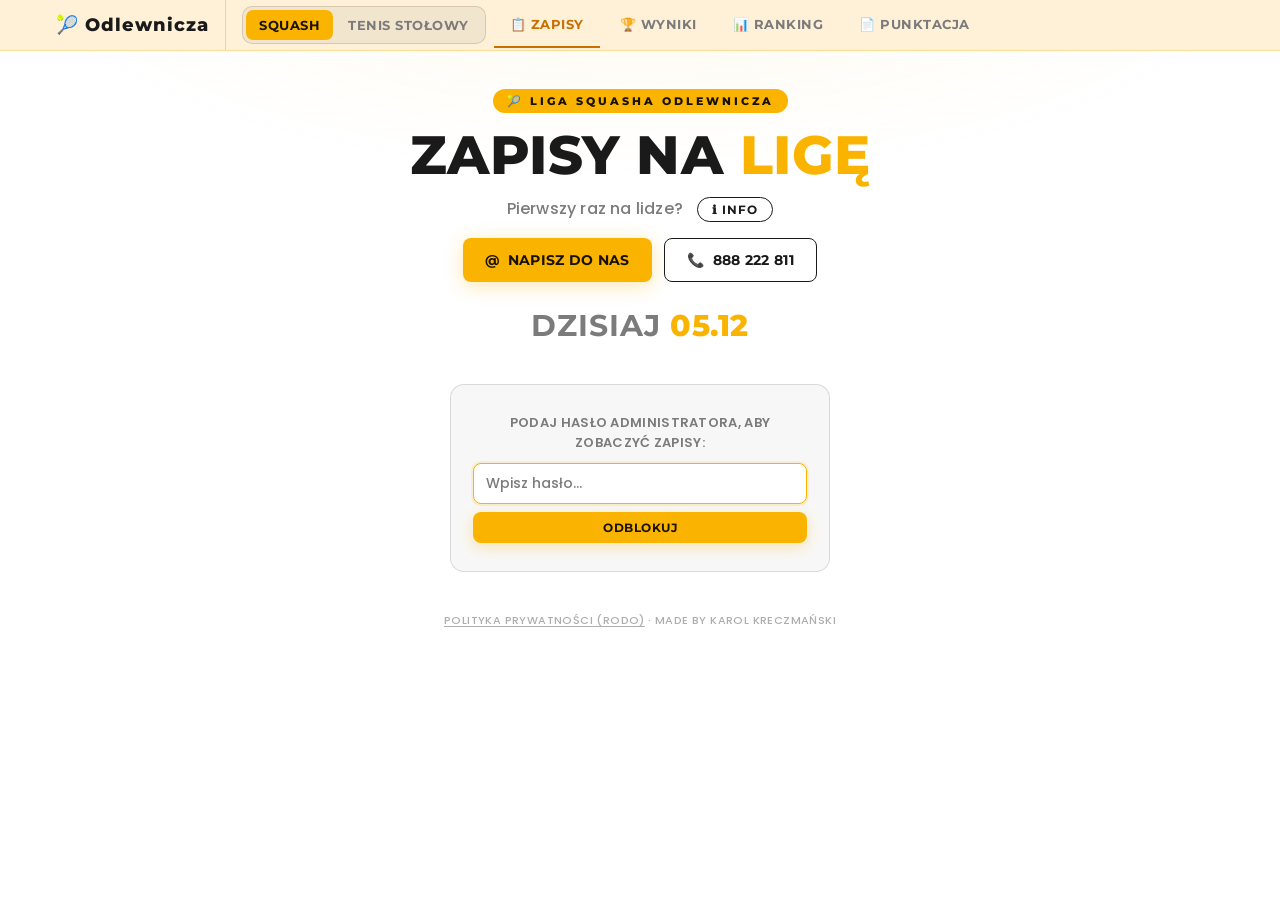
<file: index-tenis.html>
<!DOCTYPE html>
<html lang="pl">
<head>
<meta charset="UTF-8" />
<meta name="viewport" content="width=device-width, initial-scale=1.0" />
<meta name="robots" content="noindex, nofollow" />
<title>Liga Tenisa Stołowego — Zapisy</title>
<link href="pliki/fonts/fonts.css" rel="stylesheet" />
<style>
  *, *::before, *::after { box-sizing: border-box; margin: 0; padding: 0; }

  :root {
    --bg:        #ffffff;
    --surface:   rgba(0,0,0,0.03);
    --glass:     rgba(0,0,0,0.04);
    --border:    rgba(0,0,0,0.12);
    --border-hi: rgba(0,0,0,0.24);
    --muted:     #7b7b7b;
    --text:      #242424;
    --accent:    #2f7d5c;
    --accent-dk: #1f5b42;
    --accent2:   #1a1a1a;
    --green:     #1a1a1a;
    --red:       #d64545;
    --c0: #fab400;
    --c1: #1a1a1a;
    --c2: #fab400;
    --c3: #1a1a1a;
  }

  html { scroll-behavior: smooth; }

  body {
    background: var(--bg);
    color: var(--text);
    font-family: 'Poppins', 'Arial', sans-serif;
    min-height: 100vh;
    padding: 0 0 80px;
    position: relative;
  }

  body::before {
    content: '';
    position: fixed;
    inset: 0;
    background:
      radial-gradient(ellipse 90% 45% at 50% -5%, rgba(47,125,92,0.08) 0%, transparent 55%);
    pointer-events: none;
    z-index: 0;
  }

  .rezerwa-separator {
    display: flex;
    align-items: center;
    gap: 10px;
    padding: 8px 16px;
    color: var(--accent);
    font-family: 'Montserrat', sans-serif;
    font-weight: 800;
    font-size: 12px;
    letter-spacing: 2px;
    border-top: 1px dashed rgba(250,180,0,0.35);
    border-bottom: 1px dashed rgba(250,180,0,0.35);
    background: rgba(250,180,0,0.06);
    user-select: none;
  }
  .rezerwa-separator::before,
  .rezerwa-separator::after {
    content: '';
    flex: 1;
    height: 1px;
    background: rgba(250,180,0,0.3);
  }

  /* ── NAV ── */
  .nav {
    background: rgba(224,242,234,0.94);
    border-bottom: 1px solid rgba(47,125,92,0.3);
    position: sticky;
    top: 0;
    z-index: 100;
    backdrop-filter: blur(16px);
    -webkit-backdrop-filter: blur(16px);
  }
  .nav-inner {
    max-width: 1200px;
    margin: 0 auto;
    display: flex;
    align-items: center;
    gap: 4px;
    overflow-x: auto;
    scrollbar-width: none;
    padding: 0 16px;
  }
  .nav-inner::-webkit-scrollbar { display: none; }
  .nav-logo {
    font-family: 'Montserrat', sans-serif;
    font-weight: 800;
    font-size: 18px;
    letter-spacing: 1px;
    color: var(--accent2);
    padding: 14px 16px 14px 0;
    margin-right: 8px;
    border-right: 1px solid var(--border);
    white-space: nowrap;
    flex-shrink: 0;
  }
  .nav-link {
    display: flex;
    align-items: center;
    gap: 6px;
    padding: 14px 16px;
    font-family: 'Montserrat', sans-serif;
    font-size: 13px;
    font-weight: 700;
    letter-spacing: 0.5px;
    color: var(--muted);
    text-decoration: none;
    border-bottom: 2px solid transparent;
    transition: color .15s, border-color .15s;
    white-space: nowrap;
    flex-shrink: 0;
    text-transform: uppercase;
  }
  .nav-link:hover { color: var(--accent2); }
  .nav-link.active {
    color: var(--accent-dk);
    border-bottom-color: var(--accent-dk);
  }

  /* ── PRZEŁĄCZNIK DYSCYPLINY (SQUASH / TENIS STOŁOWY) — w pasku nav ── */
  .disc-switch {
    position: relative;
    display: inline-flex;
    align-self: center;
    flex-shrink: 0;
    order: 1;
    gap: 2px;
    padding: 3px;
    margin: 0 4px;
    border-radius: 10px;
    background: rgba(0,0,0,0.05);
    border: 1px solid var(--border);
  }
  .nav-inner .nav-link { order: 2; }
  .disc-tile {
    position: absolute;
    top: 3px;
    bottom: 3px;
    left: 0;
    width: 0;
    border-radius: 7px;
    background: #fab400;
    transition: transform .22s ease, width .22s ease, background .22s ease;
    z-index: 0;
  }
  .disc-switch[data-active="squash"] .disc-tile { background: #fab400; }
  .disc-switch[data-active="tenis"]  .disc-tile { background: #2f7d5c; }
  .disc-opt {
    position: relative;
    z-index: 1;
    border: none;
    background: transparent;
    cursor: pointer;
    font-family: 'Montserrat', sans-serif;
    font-weight: 700;
    font-size: 13px;
    letter-spacing: 0.5px;
    text-transform: uppercase;
    white-space: nowrap;
    padding: 7px 13px;
    border-radius: 7px;
    color: var(--muted);
    transition: color .2s ease;
  }
  .disc-opt:hover { color: var(--accent2); }
  .disc-switch[data-active="squash"] .disc-opt[data-disc="squash"] { color: #1a1200; }
  .disc-switch[data-active="tenis"]  .disc-opt[data-disc="tenis"]  { color: #ffffff; }

  .nav-break { display: none; }

  /* ── MOBILE: WYNIKI / RANKING pod logo i przełącznikiem dyscypliny ── */
  @media (max-width: 640px) {
    .nav-inner { flex-wrap: wrap; overflow-x: visible; justify-content: center; row-gap: 0; }
    .nav-logo { border-right: none; margin-right: 0; padding-right: 0; }
    .nav-break { display: block; flex-basis: 100%; height: 0; order: 2; }
    .nav-inner .nav-link { order: 3; padding: 12px 9px; font-size: 12px; gap: 4px; }
  }

  /* ── PAGE WRAP ── */
  .page-wrap {
    padding: 36px 16px 0;
    position: relative;
    z-index: 1;
  }

  /* ── HEADER ── */
  .header { text-align: center; margin-bottom: 36px; }

  .pill {
    display: inline-block;
    background: var(--accent);
    color: #1a1200;
    font-family: 'Montserrat', sans-serif;
    font-size: 11px;
    font-weight: 800;
    letter-spacing: 3px;
    padding: 5px 14px;
    border-radius: 100px;
    margin-bottom: 14px;
    text-transform: uppercase;
  }

  h1 {
    font-family: 'Montserrat', sans-serif;
    font-weight: 800;
    font-size: clamp(32px, 6.5vw, 54px);
    line-height: 1.05;
    letter-spacing: 0.5px;
    text-transform: uppercase;
    color: var(--accent2);
  }
  h1 span {
    color: var(--accent);
  }

  .sub {
    font-size: 16px;
    font-weight: 500;
    color: var(--muted);
    margin-top: 12px;
    letter-spacing: 0.2px;
  }

  /* ── CONTACT BUTTONS ── */
  .contact-btns {
    display: flex;
    gap: 12px;
    justify-content: center;
    flex-wrap: wrap;
    margin-top: 16px;
  }
  .contact-btn {
    display: inline-flex;
    align-items: center;
    gap: 10px;
    padding: 12px 22px;
    border-radius: 8px;
    font-family: 'Montserrat', sans-serif;
    font-weight: 700;
    font-size: 14px;
    letter-spacing: 0.3px;
    text-transform: uppercase;
    text-decoration: none;
    transition: transform .15s, box-shadow .15s, opacity .15s;
    cursor: pointer;
    white-space: nowrap;
  }
  .contact-btn:hover { transform: translateY(-2px); }
  .contact-btn:active { transform: translateY(0); }
  .contact-btn-fb {
    background: var(--accent);
    color: #1a1200;
    box-shadow: 0 4px 20px rgba(250,180,0,0.3);
  }
  .contact-btn-fb:hover { box-shadow: 0 6px 30px rgba(250,180,0,0.45); }
  .contact-btn-sms {
    background: transparent;
    color: var(--accent2);
    border: 1.5px solid var(--accent2);
  }
  .contact-btn-sms:hover { background: rgba(0,0,0,0.05); }

  /* ── TODAY LABEL ── */
  .today-label { font-family: 'Montserrat', sans-serif; font-weight: 700; color: var(--muted); font-size: 30px; letter-spacing: 1px; }
  .today-date  { font-family: 'Montserrat', sans-serif; font-weight: 800; color: var(--accent); font-size: 30px; letter-spacing: 0.5px; }

  /* ── TOP BAR ── */
  .top-bar {
    display: flex;
    justify-content: flex-end;
    margin-bottom: 16px;
    gap: 8px;
  }

  /* ── BUTTONS ── */
  .btn {
    border-radius: 8px;
    cursor: pointer;
    font-family: 'Montserrat', sans-serif;
    font-weight: 700;
    font-size: 12px;
    letter-spacing: 0.5px;
    padding: 8px 16px;
    transition: all .15s;
    text-transform: uppercase;
    border: none;
  }
  .btn:hover { transform: translateY(-1px); }
  .btn-dark {
    background: var(--glass);
    color: var(--text);
    border: 1.5px solid var(--border);
    backdrop-filter: blur(8px);
  }
  .btn-dark:hover { border-color: var(--border-hi); background: rgba(0,0,0,0.08); }
  .btn-yellow {
    background: var(--accent);
    color: #1a1200;
    box-shadow: 0 4px 16px rgba(250,180,0,0.3);
  }
  .btn-yellow:hover { box-shadow: 0 6px 24px rgba(250,180,0,0.45); }
  .btn-red {
    background: rgba(214,69,69,0.08);
    color: var(--red);
    border: 1.5px solid rgba(214,69,69,0.35);
  }
  .btn-red:hover { background: rgba(214,69,69,0.15); }
  .btn-addlist {
    background: #fab400;
    color: #1a1200;
    border: none;
    box-shadow: 0 4px 16px rgba(250,180,0,0.3);
  }
  .btn-addlist:hover { box-shadow: 0 6px 24px rgba(250,180,0,0.45); }

  /* ── LOGIN BOX ── */
  .login-box {
    background: var(--surface);
    border: 1.5px solid var(--border);
    border-radius: 14px;
    padding: 18px;
    margin-bottom: 16px;
    backdrop-filter: blur(10px);
    -webkit-backdrop-filter: blur(10px);
  }
  .login-box p {
    font-size: 13px;
    font-weight: 600;
    color: var(--muted);
    margin-bottom: 10px;
    letter-spacing: 0.3px;
    text-transform: uppercase;
  }
  .login-row { display: flex; gap: 8px; }
  .err-msg { font-size: 12px; color: var(--red); margin-top: 8px; font-weight: 600; }

  .gate-box {
    max-width: 380px;
    margin: 40px auto;
    text-align: center;
    padding: 28px 22px;
  }
  .gate-box p { text-align: center; }
  .gate-box .login-row { flex-direction: column; }

  .visually-hidden {
    position: absolute;
    width: 1px; height: 1px;
    padding: 0; margin: -1px;
    overflow: hidden;
    clip: rect(0,0,0,0);
    white-space: nowrap;
    border: 0;
  }

  /* ── ADMIN BAR ── */
  .admin-bar {
    background: rgba(250,180,0,0.08);
    border: 1.5px solid rgba(250,180,0,0.3);
    border-radius: 10px;
    padding: 10px 16px;
    margin-bottom: 16px;
    font-size: 13px;
    font-weight: 700;
    color: #a06400;
    letter-spacing: 0.3px;
    text-transform: uppercase;
  }

  /* ── ADMIN SHORTCUTS ── */
  .admin-shortcuts {
    margin-bottom: 20px;
    animation: fadeIn .25s ease;
  }
  .admin-shortcuts-label {
    font-family: 'Montserrat', sans-serif;
    font-weight: 800;
    font-size: 13px;
    letter-spacing: 3px;
    color: var(--muted);
    margin-bottom: 10px;
    text-transform: uppercase;
  }
  .admin-shortcuts-grid {
    display: flex;
    flex-wrap: wrap;
    gap: 10px;
  }
  .admin-shortcut-tile {
    display: inline-flex;
    align-items: center;
    gap: 10px;
    padding: 12px 20px;
    border-radius: 12px;
    font-family: 'Montserrat', sans-serif;
    font-weight: 700;
    font-size: 14px;
    letter-spacing: 0.3px;
    text-decoration: none;
    cursor: pointer;
    transition: transform .15s, box-shadow .15s, background .15s;
    border: 1.5px solid rgba(250,180,0,0.35);
    background: rgba(250,180,0,0.07);
    color: #a06400;
    box-shadow: 0 2px 12px rgba(250,180,0,0.10);
    position: relative;
    overflow: hidden;
  }
  .admin-shortcut-tile::before {
    content: '';
    position: absolute;
    inset: 0;
    background: linear-gradient(120deg, rgba(250,180,0,0.08) 0%, transparent 60%);
    pointer-events: none;
  }
  .admin-shortcut-tile:hover {
    transform: translateY(-2px);
    box-shadow: 0 6px 24px rgba(250,180,0,0.25);
    background: rgba(250,180,0,0.13);
    border-color: rgba(250,180,0,0.6);
  }
  .admin-shortcut-tile:active { transform: translateY(0); }
  .admin-shortcut-tile .tile-icon {
    font-size: 20px;
    line-height: 1;
  }
  .admin-shortcut-tile .tile-text {
    display: flex;
    flex-direction: column;
    gap: 1px;
  }
  .admin-shortcut-tile .tile-title {
    font-size: 14px;
    font-weight: 700;
    letter-spacing: 0.5px;
    text-transform: uppercase;
    line-height: 1;
  }
  .admin-shortcut-tile .tile-desc {
    font-size: 11px;
    font-weight: 600;
    color: rgba(160,100,0,0.65);
    letter-spacing: 1px;
    text-transform: uppercase;
    line-height: 1;
  }
  .admin-shortcut-tile .tile-arrow {
    margin-left: 4px;
    font-size: 16px;
    opacity: 0.6;
    transition: transform .15s, opacity .15s;
  }
  .admin-shortcut-tile:hover .tile-arrow {
    transform: translateX(3px);
    opacity: 1;
  }

  /* ── GRID — 3 kolumny jak w szablonie ── */
  .grid {
    display: grid;
    grid-template-columns: repeat(3, minmax(0, 1fr));
    gap: 14px;
  }
  @media (max-width: 900px) { .grid { grid-template-columns: repeat(2, 1fr); } }
  @media (max-width: 500px) { .grid { grid-template-columns: 1fr; } }

  .grid.grid-tenis {
    grid-template-columns: minmax(0, 360px);
    justify-content: center;
  }

  /* ── SECTION HEADING ── */
  .section-heading {
    display: flex;
    align-items: center;
    gap: 14px;
    font-family: 'Montserrat', sans-serif;
    font-weight: 800;
    font-size: 18px;
    letter-spacing: 2px;
    text-transform: uppercase;
    color: var(--accent2);
    margin: 30px 0 14px;
  }
  .section-heading::after {
    content: '';
    flex: 1;
    height: 1px;
    background: var(--border);
  }

  /* ── CARD ── */
  .card {
    background: #ffffff;
    border: 1px solid var(--border);
    border-radius: 16px;
    overflow: hidden;
    display: flex;
    flex-direction: column;
    box-shadow: 0 2px 14px rgba(0,0,0,0.05);
    transition: border-color .2s, box-shadow .2s;
    position: relative;
  }
  .card::before {
    content: '';
    position: absolute;
    top: 0; left: 0; right: 0;
    height: 3px;
    background: var(--accent);
  }
  .card:hover {
    border-color: rgba(0,0,0,0.2);
    box-shadow: 0 10px 34px rgba(0,0,0,0.12);
  }

  /* ── CARD HEAD ── */
  .card-head {
    padding: 14px 16px 12px;
    border-bottom: 1px solid var(--border);
    background: linear-gradient(135deg, color-mix(in srgb, var(--accent) 8%, transparent), transparent 60%);
    display: flex;
    justify-content: space-between;
    align-items: flex-start;
  }
  .card-head-text { flex: 1; }

  .day-label {
    font-family: 'Montserrat', sans-serif;
    font-weight: 800;
    font-size: 30px;
    color: var(--accent);
    letter-spacing: 0.3px;
    line-height: 1.1;
  }

  .day-sub {
    font-family: 'Poppins', sans-serif;
    font-size: 18px;
    font-weight: 700;
    color: var(--muted);
    margin-top: 4px;
    letter-spacing: 0.6px;
    text-transform: uppercase;
  }
  .day-sub-groups {
    color: var(--accent);
    font-weight: 800;
  }

  .level-badge {
    display: inline-block;
    margin-top: 8px;
    font-family: 'Poppins', sans-serif;
    font-size: 11px;
    font-weight: 700;
    letter-spacing: 1.5px;
    text-transform: uppercase;
    padding: 3px 11px;
    border-radius: 100px;
  }

  .date-label {
    font-family: 'Poppins', sans-serif;
    font-size: 19px;
    font-weight: 700;
    color: var(--muted);
    margin-top: 6px;
    letter-spacing: 0.3px;
  }

  .lock-btn {
    background: transparent;
    border: none;
    cursor: pointer;
    font-size: 16px;
    padding: 4px 6px;
    transition: opacity .15s, transform .15s;
    color: var(--accent);
    border-radius: 6px;
  }
  .lock-btn:hover { opacity: .75; transform: scale(1.15); }

  .panel-btn {
    display: inline-flex;
    align-items: center;
    gap: 5px;
    margin-top: 10px;
    font-family: 'Poppins', sans-serif;
    font-size: 12px;
    font-weight: 700;
    letter-spacing: 1px;
    text-transform: uppercase;
    padding: 6px 14px;
    border-radius: 100px;
    border: 1px solid var(--accent);
    background: var(--accent);
    color: #fff;
    cursor: pointer;
    text-decoration: none;
    transition: opacity .15s, transform .15s;
  }
  .panel-btn:hover  { opacity: .85; transform: translateY(-1px); }
  .panel-btn:active { transform: translateY(0); }

  /* ── PLAYER LIST ── */
  .player-list { flex: 1; min-height: 60px; }
  .player-row {
    display: flex;
    align-items: center;
    gap: 8px;
    padding: 10px 16px;
    border-bottom: 1px solid rgba(0,0,0,0.06);
    animation: fadeIn .2s ease;
    transition: background .15s;
  }
  .player-row:last-child { border-bottom: none; }
  .player-row:hover { background: rgba(0,0,0,0.02); }

  @keyframes fadeIn {
    from { opacity: 0; transform: translateY(-4px); }
    to   { opacity: 1; transform: none; }
  }

  .num {
    font-family: 'Montserrat', sans-serif;
    font-weight: 700;
    font-size: 13px;
    color: var(--accent);
    min-width: 18px;
    text-align: right;
    opacity: 0.7;
  }
  .pname {
    flex: 1;
    font-size: 15px;
    font-weight: 500;
    color: var(--text);
    letter-spacing: 0.2px;
  }

  .empty       { text-align: center; padding: 20px 8px; color: var(--muted); font-size: 13px; font-weight: 600; }
  .loading-txt { text-align: center; padding: 20px 8px; color: var(--muted); font-size: 12px; }
  .closed-txt  { text-align: center; padding: 20px 8px; color: var(--red); font-size: 13px; font-weight: 700; text-transform: uppercase; letter-spacing: 0.5px; }

  /* ── ICON BUTTONS ── */
  .icon-btn {
    background: transparent;
    border-radius: 6px;
    cursor: pointer;
    width: 24px;
    height: 24px;
    font-size: 12px;
    display: flex;
    align-items: center;
    justify-content: center;
    transition: all .15s;
    padding: 0;
    font-family: inherit;
    font-weight: 700;
  }
  .icon-btn:hover { opacity: .75; transform: scale(1.1); }
  .icon-edit { color: var(--accent);  border: 1px solid rgba(250,180,0,0.4); }
  .icon-del  { color: var(--red); border: 1px solid rgba(214,69,69,0.4); }
  .icon-ok   { color: var(--accent2);  border: 1px solid rgba(0,0,0,0.3); }

  /* ── INPUT ROW ── */
  .input-row {
    padding: 12px 14px;
    border-top: 1px solid var(--border);
    display: flex;
    gap: 8px;
    background: rgba(0,0,0,0.02);
  }
  .input-row.closed { opacity: 0.4; pointer-events: none; }

  .field {
    flex: 1;
    background: #ffffff;
    border: 1.5px solid var(--border);
    border-radius: 8px;
    color: var(--text);
    padding: 9px 12px;
    font-size: 14px;
    font-family: 'Poppins', sans-serif;
    font-weight: 500;
    outline: none;
    transition: border-color .15s, box-shadow .15s;
  }
  .field::placeholder { color: var(--muted); }
  .field:focus {
    border-color: var(--accent);
    box-shadow: 0 0 0 2px rgba(250,180,0,0.15);
  }
  .field.err { border-color: var(--red); box-shadow: 0 0 0 2px rgba(214,69,69,0.15); }

  .suggest-box {
    display: none;
    position: fixed;
    background: #ffffff;
    border: 1.5px solid var(--border);
    border-radius: 8px;
    box-shadow: 0 8px 24px rgba(0,0,0,0.15);
    max-height: 220px;
    overflow-y: auto;
    z-index: 50;
  }
  .suggest-item {
    padding: 9px 12px;
    font-size: 14px;
    font-weight: 500;
    color: var(--text);
    cursor: pointer;
    border-bottom: 1px solid rgba(0,0,0,0.05);
  }
  .suggest-item:last-child { border-bottom: none; }
  .suggest-item:hover { background: rgba(250,180,0,0.12); }

  .add-btn {
    background: var(--accent);
    color: #ffffff;
    border: none;
    border-radius: 8px;
    padding: 8px 14px;
    font-family: 'Montserrat', sans-serif;
    font-size: 20px;
    font-weight: 700;
    cursor: pointer;
    transition: all .15s;
    line-height: 1;
    box-shadow: 0 2px 12px color-mix(in srgb, var(--accent) 35%, transparent);
    min-width: 40px;
    display: flex;
    align-items: center;
    justify-content: center;
  }
  .add-btn:hover    { box-shadow: 0 4px 20px color-mix(in srgb, var(--accent) 50%, transparent); transform: translateY(-1px); }
  .add-btn:disabled { opacity: .35; cursor: default; transform: none; box-shadow: none; }

  /* ── FOOTER ── */
  footer {
    text-align: center;
    font-size: 11px;
    font-weight: 500;
    color: rgba(0,0,0,0.32);
    margin-top: 40px;
    letter-spacing: 0.4px;
    text-transform: uppercase;
  }

  /* ── SPINNER ── */
  .spinner {
    display: inline-block;
    width: 14px; height: 14px;
    border: 2px solid rgba(26,18,0,0.3);
    border-top-color: #1a1200;
    border-radius: 50%;
    animation: spin .6s linear infinite;
  }
  .add-btn .spinner {
    border-color: rgba(255,255,255,0.35);
    border-top-color: #ffffff;
  }
  @keyframes spin { to { transform: rotate(360deg); } }

  .info-btn {
    display: inline-flex;
    align-items: center;
    padding: 4px 14px;
    border-radius: 100px;
    font-family: 'Montserrat', sans-serif;
    font-weight: 700;
    font-size: 12px;
    letter-spacing: 1px;
    text-transform: uppercase;
    background: transparent;
    color: var(--accent2);
    border: 1.5px solid var(--accent2);
    cursor: pointer;
    transition: background .15s, box-shadow .15s;
    vertical-align: middle;
    margin-left: 10px;
  }
  .info-btn:hover {
    background: rgba(0,0,0,0.05);
  }

  /* ── MODAL ── */
  .modal-overlay {
    position: fixed; inset: 0; z-index: 999;
    background: rgba(0,0,0,0.7);
    backdrop-filter: blur(6px);
    display: flex; align-items: center; justify-content: center;
    padding: 16px;
    animation: fadeIn .2s ease;
  }
  .modal {
    background: #ffffff;
    border: 1px solid var(--border);
    border-radius: 18px;
    max-width: 520px; width: 100%;
    max-height: 90vh; overflow-y: auto;
    padding: 28px 24px 24px;
    position: relative;
    box-shadow: 0 20px 60px rgba(0,0,0,0.25);
  }
  .modal-close {
    position: absolute; top: 14px; right: 16px;
    background: transparent; border: none;
    color: var(--muted); font-size: 20px;
    cursor: pointer; line-height: 1;
    transition: color .15s;
  }
  .modal-close:hover { color: var(--text); }
  .modal h2 {
    font-family: 'Montserrat', sans-serif;
    font-weight: 800;
    font-size: 22px; letter-spacing: 0.5px;
    text-transform: uppercase;
    color: var(--accent2); margin-bottom: 16px;
  }
  .modal-section { margin-bottom: 16px; }
  .modal-section h3 {
    font-family: 'Montserrat', sans-serif;
    font-size: 12px; font-weight: 800;
    letter-spacing: 2px; text-transform: uppercase;
    color: var(--accent); margin-bottom: 6px;
  }
  .modal-section p, .modal-section li {
    font-size: 15px; font-weight: 400;
    color: var(--text); line-height: 1.6;
  }
  .modal-section ul { list-style: none; padding: 0; }
  .modal-section ul li::before { content: "— "; color: var(--accent); }
  .modal-section a { color: var(--accent2); text-decoration: none; word-break: break-all; font-weight: 600; }
  .modal-section a:hover { text-decoration: underline; }
  .modal-note {
    font-size: 12px; color: var(--muted);
    border-top: 1px solid var(--border);
    padding-top: 12px; margin-top: 4px;
    font-style: italic;
  }

  .input-error {
    font-family: 'Poppins', sans-serif;
    font-size: 13px;
    font-weight: 500;
    color: var(--red);
    padding: 8px 14px 10px;
    border-top: 1px solid rgba(214,69,69,0.15);
    background: rgba(214,69,69,0.05);
    line-height: 1.4;
    animation: fadeIn .2s ease;
  }
  .input-error a {
    color: var(--accent2);
    text-decoration: underline;
    cursor: pointer;
    font-weight: 600;
  }
  footer a.privacy-link { color: inherit; text-decoration: underline; text-underline-offset: 2px; }
  footer a.privacy-link:hover { color: var(--accent-dk); }
</style>
</head>
<body>

<!-- ═══ NAV ════════════════════════════════════════════════════ -->
<nav class="nav">
  <div class="nav-inner">
    <div class="nav-logo" id="navLogo" style="cursor:default;touch-action:manipulation;">🏓 Odlewnicza</div>
    <span class="nav-break"></span>
    <a class="nav-link active" data-sec="index"   href="index-tenis.html">📋 Zapisy</a>
    <a class="nav-link"        data-sec="wyniki"  href="wyniki-tenis.html">🏆 Wyniki</a>
    <a class="nav-link"        data-sec="ranking" href="ranking-tenis.html">📊 Ranking</a>
    <a class="nav-link"        data-sec="punktacja" href="punktacja-tenis.html">📄 Punktacja</a>
    <div class="disc-switch">
      <span class="disc-tile"></span>
      <button type="button" class="disc-opt" data-disc="squash">SQUASH</button>
      <button type="button" class="disc-opt" data-disc="tenis">TENIS STOŁOWY</button>
    </div>
  </div>
</nav>

<!-- ═══ PRZEŁĄCZNIK DYSCYPLINY ══════════════════════════════════ -->
<script>
  window.__PAGE_DISC = "tenis";
  window.__PAGE_SEC  = "index";
</script>
<script>
(function () {
  var KEY = "odlewnicza_disc";
  var PAGE_DISC = window.__PAGE_DISC;   // "squash" | "tenis"
  var PAGE_SEC  = window.__PAGE_SEC;    // "index" | "wyniki" | "ranking"
  var MAP = {
    squash: { index: "index.html",       wyniki: "wyniki.html",       ranking: "ranking.html",       punktacja: "punktacja.html" },
    tenis:  { index: "index-tenis.html", wyniki: "wyniki-tenis.html", ranking: "ranking-tenis.html", punktacja: "punktacja-tenis.html" }
  };

  // Zapamiętany wybór dyscypliny — jeśli inny niż ta strona, przejdź na właściwy wariant.
  var stored = null;
  try { stored = localStorage.getItem(KEY); } catch (e) {}
  if ((stored === "squash" || stored === "tenis") && stored !== PAGE_DISC) {
    location.replace(MAP[stored][PAGE_SEC]);
    return;
  }
  try { localStorage.setItem(KEY, PAGE_DISC); } catch (e) {}

  document.addEventListener("DOMContentLoaded", function () {
    // Linki nav -> właściwa dyscyplina
    document.querySelectorAll(".nav-link[data-sec]").forEach(function (a) {
      a.setAttribute("href", MAP[PAGE_DISC][a.dataset.sec]);
    });

    var sw = document.querySelector(".disc-switch");
    if (!sw) return;
    sw.dataset.active = PAGE_DISC;

    var tile = sw.querySelector(".disc-tile");
    function place() {
      var act = sw.querySelector('.disc-opt[data-disc="' + sw.dataset.active + '"]');
      if (!act) return;
      tile.style.width = act.offsetWidth + "px";
      tile.style.transform = "translateX(" + act.offsetLeft + "px)";
    }
    place();
    window.addEventListener("resize", place);
    if (document.fonts && document.fonts.ready) document.fonts.ready.then(place);

    sw.querySelectorAll(".disc-opt").forEach(function (btn) {
      btn.addEventListener("click", function () {
        var d = btn.dataset.disc;
        if (d === PAGE_DISC) return;
        try { localStorage.setItem(KEY, d); } catch (e) {}
        location.href = MAP[d][PAGE_SEC];
      });
    });
  });
})();
</script>

<!-- ═══ KONFIGURACJA ════════════════════════════════════════════ -->
<script>
  const APPS_SCRIPT_URL = "https://script.google.com/macros/s/AKfycbzkHLvjtq2LegCNM4yETGkzf7rzB6c80Pci5KnYWLFcTFF7qZRJF0tUIDew01oEgnNY/exec";
  const CUTOFF_HOUR = 23;

 const today = new Date();
  const todayDateStr = today.toLocaleDateString("pl-PL", {
    day: "2-digit",
    month: "2-digit",
    timeZone: "Europe/Warsaw"
  });
</script>

<div class="page-wrap">
  <div class="header">
    <div class="pill">🏓 Liga Tenisa Stołowego Odlewnicza</div>
    <h1>ZAPISY NA <span>LIGĘ</span></h1>
    <p class="sub">Pierwszy raz na lidze? <button class="info-btn" onclick="openModal()">ℹ INFO</button>
      <div class="contact-btns">
        <a href="mailto:kontakt@odlewnicza7.pl" class="contact-btn contact-btn-fb">
          @ &nbsp;Napisz do nas
        </a>
        <a href="tel:888222811" class="contact-btn contact-btn-sms">
          📞 &nbsp;888 222 811
        </a>
      </div>
      <br>
      <span class="today-label" id="todayLabel"></span><span class="today-date" id="todayDate"></span>
    </p>
  </div>

  <div id="gate"></div>
  <div class="top-bar gated" id="topBar"></div>
  <div id="loginBox" class="gated"></div>
  <div id="adminBar" class="gated"></div>
  <div class="section-heading gated">Tenis stołowy</div>
  <div class="grid grid-tenis gated" id="gridTenis"></div>

  <footer><a class="privacy-link" href="polityka-prywatnosci.html">Polityka prywatności (RODO)</a> · Made by Karol Kreczmański</footer>
</div>

<script>
// ══════════════════════════════════════════════════════════════
//  SEKCJE — każda to jedna karta w gridzie
// ══════════════════════════════════════════════════════════════
const SECTIONS = [
  {
    key:    "sr_tenis",
    label:  "Środa · 18:30 i 20:00",
    sub:    "",
    level:  "Zapisy otwarte",
    color:  "#2f7d5c",
    group:  "tenis",
    dow:    3,
    panelUrl: "https://script.google.com/macros/s/AKfycbwCGx8QaRz0gAs0ps4gj-d_6vwyxMplll_P4r0yzgf8TWPf-NxeErOnMGg8aIX3qRf67A/exec?liga=pingpong",
  },
  {
    key:    "sob_tenis",
    label:  "WYDARZENIE SPECJALNE",
    sub:    "",
    level:  "Zapisy otwarte",
    color:  "#fab400",
    group:  "tenis",
    dow:    6,
  },
];

const REZERWA_MARKER = "REZERWA";

function getNextDow(dow) {
  const now   = new Date();
  const today = now.getDay();
  const hour  = parseInt(new Date().toLocaleString("pl-PL", {
    hour: "2-digit", hour12: false, timeZone: "Europe/Warsaw"
  }));
  let diff = (dow - today + 7) % 7;
  if (diff === 0 && hour >= CUTOFF_HOUR) diff = 7;
  const d = new Date(now);
  d.setDate(d.getDate() + diff);
  d.setHours(0, 0, 0, 0);
  return d;
}

function dateKey(d) {
  return `${d.getFullYear()}-${String(d.getMonth()+1).padStart(2,'0')}-${String(d.getDate()).padStart(2,'0')}`;
}

function formatPL(d) {
  return d.toLocaleDateString("pl-PL", { day:"2-digit", month:"2-digit", year:"numeric" });
}

for (const sec of SECTIONS) { sec.date = getNextDow(sec.dow); }

function sectionOf(key) { return SECTIONS.find(s => s.key === key); }

let state = {
  lists:         {},
  loading:       {},
  inputs:        {},
  saving:        {},
  editing:       null,
  editVal:       "",
  errors:        {},
  locked:        {},
  adminMode:     false,
  showLogin:     false,
  passInput:     "",
  passErr:       false,
  adminPassword: "",
  viewUnlocked:  false,
  viewPassword:  "",
  gateInput:     "",
  gateErr:       false,
  addListConfirm: null,
  addListSaving:  false,
  allowedPlayers: [],
};

// ── API (JSONP) ─────────────────────────────────────────────────
function api(params) {
  return new Promise((resolve, reject) => {
    const cbName = "jsonp_" + Math.random().toString(36).slice(2);
    let script;
    const timeout = setTimeout(() => {
      // Spóźniona odpowiedź może jeszcze przyjść — zostawiamy pustą funkcję.
      window[cbName] = () => { delete window[cbName]; }; if (script) script.remove();
      reject(new Error("timeout"));
    }, 10000);
    window[cbName] = (data) => {
      clearTimeout(timeout); delete window[cbName]; if (script) script.remove();
      resolve(data);
    };
    script = document.createElement("script");
    const p = { ...params, callback: cbName };
    script.src = APPS_SCRIPT_URL + "?" + new URLSearchParams(p).toString();
    script.onerror = () => { clearTimeout(timeout); delete window[cbName]; reject(new Error("script error")); };
    document.head.appendChild(script);
  });
}

// ── Akcje ──────────────────────────────────────────────────────
async function loadSection(sec) {
  state.loading[sec.key] = true; render();
  try {
    const res = await api({ action:"list", dayKey:sec.key, dateStr:dateKey(sec.date) });
    if (res.ok) { state.lists[sec.key] = res.players; state.locked[sec.key] = res.locked; }
  } catch(e) {}
  state.loading[sec.key] = false; render();
}

async function addPlayer(key) {
  if (state.locked[key]) return;
  const name = (state.inputs[key] || "").trim();
  if (!name) return;
  state.saving[key] = true; state.errors[key] = null; render();
  const res = await api({ action:"add", dayKey:key, dateStr:dateKey(sectionOf(key).date), name });
  if (res.ok) { state.lists[key] = res.players; state.inputs[key] = ""; state.errors[key] = null; }
  else { state.errors[key] = res.error; }
  state.saving[key] = false; render();
}

async function removePlayer(key, idx) {
  const res = await api({ action:"remove", dayKey:key, dateStr:dateKey(sectionOf(key).date), idx, password:state.adminPassword });
  if (res.ok) { state.lists[key] = res.players; render(); }
}

async function saveEdit(key) {
  if (!state.editing) return;
  const res = await api({ action:"edit", dayKey:key, dateStr:dateKey(sectionOf(key).date), idx:state.editing.idx, newName:state.editVal, password:state.adminPassword });
  if (res.ok) { state.lists[key] = res.players; state.editing = null; render(); }
}

async function toggleLocked(key) {
  const action = state.locked[key] ? "unlock" : "lock";
  const res    = await api({ action, dayKey:key, dateStr:dateKey(sectionOf(key).date), password:state.adminPassword });
  if (res.ok) { state.locked[key] = res.locked; render(); }
}

// ── Render ─────────────────────────────────────────────────────
function render() {
  renderTodayDate();
  renderGate();
  if (!state.viewUnlocked) return;
  renderTopBar(); renderLoginBox(); renderAdminBar(); renderGrid(); renderAddListModal();
}

function renderGate() {
  const gate = document.getElementById("gate");

  if (state.viewUnlocked) {
    gate.innerHTML = "";
    document.querySelectorAll(".gated").forEach(el => { el.style.display = ""; });
    return;
  }

  document.querySelectorAll(".gated").forEach(el => { el.style.display = "none"; });

  gate.innerHTML = `
    <form class="login-box gate-box" id="gateForm" autocomplete="on">
      <p>Podaj hasło administratora, aby zobaczyć zapisy:</p>
      <div class="login-row">
        <input class="visually-hidden" type="text" name="username" autocomplete="username" value="widz" readonly tabindex="-1" aria-hidden="true" />
        <input class="field${state.gateErr?" err":""}" id="gateInp" name="password" type="password" autocomplete="current-password" placeholder="Wpisz hasło…" value="${esc(state.gateInput)}" />
        <button class="btn btn-yellow" id="gateOk" type="submit">Odblokuj</button>
      </div>
      ${state.gateErr ? '<p class="err-msg">Błędne hasło</p>' : ""}
    </form>`;
  const form = gate.querySelector("#gateForm");
  const inp = gate.querySelector("#gateInp");
  inp.addEventListener("input", e => { state.gateInput = e.target.value; state.gateErr = false; });
  form.addEventListener("submit", e => { e.preventDefault(); tryUnlock(); });
  inp.focus();
}

const GATE_STORAGE_KEY = "wpc_view_password";

let unlockInFlight = false;
async function tryUnlock() {
  // Hasło zapamiętujemy PRZED await — równoległe wywołanie (auto-odblokowanie + Enter/podwójny klik)
  // czytało wyczyszczone pole i nadpisywało viewPassword pustym tekstem → "Brak uprawnień".
  if (unlockInFlight || state.viewUnlocked) return;
  const pw = state.gateInput;
  if (!pw) { state.gateErr = true; render(); return; }
  unlockInFlight = true;
  let res;
  try { res = await api({ action: "checkPassword", password: pw }); }
  catch (e) { res = { ok: false, netErr: true }; }
  finally { unlockInFlight = false; }
  if (res.ok) {
    state.viewUnlocked = true;
    state.viewPassword = pw;
    try { localStorage.setItem(GATE_STORAGE_KEY, pw); } catch(e) {}
    state.gateInput = ""; state.gateErr = false;
    render();
    Promise.all(SECTIONS.map(loadSection));
    loadAllowedPlayers();
  } else {
    state.gateErr = true;
    if (!res.netErr) { try { localStorage.removeItem(GATE_STORAGE_KEY); } catch(e) {} }
    render();
  }
}

async function loadAllowedPlayers() {
  try {
    const res = await api({ action: "getAllowedPlayers", password: state.viewPassword });
    if (res.ok) state.allowedPlayers = res.players || [];
  } catch (e) {}
}

function renderTodayDate() {
  const label = document.getElementById("todayLabel");
  const date  = document.getElementById("todayDate");
  if (label) label.textContent = "DZISIAJ ";
  if (date)  date.textContent  = todayDateStr;
}

function renderTopBar() {
  const el = document.getElementById("topBar");
  el.innerHTML = "";
  if (state.adminMode) {
    el.appendChild(mkBtn("Wyłącz admina","btn btn-red", () => { state.adminMode=false; render(); }));
  } else {
    el.appendChild(mkBtn("🔐 Admin","btn btn-dark", () => { state.showLogin=!state.showLogin; render(); }));
  }
}

function renderLoginBox() {
  const el = document.getElementById("loginBox");
  if (!state.showLogin || state.adminMode) { el.innerHTML=""; return; }
  el.innerHTML = `
    <div class="login-box">
      <p>Hasło administratora:</p>
      <div class="login-row">
        <input class="field${state.passErr?" err":""}" id="passInp" type="password" placeholder="Wpisz hasło…" value="${esc(state.passInput)}" />
        <button class="btn btn-yellow" id="passOk">OK</button>
        <button class="btn btn-dark"   id="passX">✕</button>
      </div>
      ${state.passErr ? '<p class="err-msg">Błędne hasło</p>' : ""}
    </div>`;
  const inp = el.querySelector("#passInp");
  inp.addEventListener("input",   e => { state.passInput=e.target.value; state.passErr=false; });
  inp.addEventListener("keydown", e => { if(e.key==="Enter") tryLogin(); });
  el.querySelector("#passOk").addEventListener("click", tryLogin);
  el.querySelector("#passX").addEventListener("click",  () => { state.showLogin=false; state.passInput=""; state.passErr=false; render(); });
  inp.focus();
}

function renderAdminBar() {
  const el = document.getElementById("adminBar");
  el.innerHTML = state.adminMode
    ? '<div class="admin-bar">✓ Tryb administratora — możesz edytować, usuwać wpisy i zamykać zapisy</div>'
    : "";
}

function renderGrid() {
  const gridSquash = document.getElementById("gridSquash");
  const gridTenis  = document.getElementById("gridTenis");
  if (gridSquash) gridSquash.innerHTML = "";
  if (gridTenis)  gridTenis.innerHTML = "";
  for (const sec of SECTIONS) {
    const target = (sec.group === "tenis" ? gridTenis : gridSquash) || gridTenis || gridSquash;
    if (target) target.appendChild(mkCard(sec));
  }
}

// ── Modal: dodaj do listy graczy ──────────────────────────────
function renderAddListModal() {
  const existing = document.getElementById("addListModal");
  if (existing) existing.remove();
  if (!state.addListConfirm) return;

  const overlay = document.createElement("div");
  overlay.id = "addListModal";
  overlay.className = "modal-overlay";
  overlay.addEventListener("click", e => { if (e.target === overlay) { state.addListConfirm = null; render(); } });

  const saving = state.addListSaving;
  overlay.innerHTML = `
    <div class="modal" style="max-width:400px;text-align:center;">
      <h2>Nowy gracz – potwierdź dane</h2>
      <p style="margin-bottom:14px;">Podaj dane, aby dodać gracza do listy:</p>
      <div style="text-align:left;margin-bottom:12px;">
        <label style="display:block;font-size:12px;font-weight:700;color:var(--muted);margin-bottom:4px;text-transform:uppercase;letter-spacing:0.5px;">Nazwisko i Imię</label>
        <input class="field" id="addListName" type="text" value="${esc(state.addListConfirm.name)}" ${saving?"disabled":""} />
      </div>
      <div style="text-align:left;margin-bottom:8px;">
        <label style="display:block;font-size:12px;font-weight:700;color:var(--muted);margin-bottom:4px;text-transform:uppercase;letter-spacing:0.5px;">Numer telefonu</label>
        <input class="field" id="addListPhone" type="tel" placeholder="np. 888 222 811" value="${esc(state.addListConfirm.phone || "")}" ${saving?"disabled":""} />
      </div>
      <p class="err-msg" id="addListErr" style="display:none;text-align:left;margin-bottom:8px;"></p>
      <p style="font-size:13px;color:var(--muted);margin:10px 0 12px;">Sprawdź, czy dane są poprawne (Nazwisko Imię), zanim potwierdzisz.</p>
      <p style="font-size:12px;line-height:1.5;color:var(--muted);text-align:left;margin:0 0 18px;padding:9px 11px;border-radius:8px;background:rgba(0,0,0,0.04);">ⓘ Poinformuj gracza, że jego nazwisko i wyniki będą publikowane na stronie ligi, a telefon służy tylko do kontaktu w sprawach ligi (szczegóły na kartce / kod QR przy recepcji, <a href="polityka-prywatnosci.html" target="_blank" rel="noopener" style="color:inherit;text-decoration:underline;">polityka prywatności</a>).</p>
      <div style="display:flex;gap:10px;justify-content:center;">
        <button class="btn btn-dark" id="addListCancel" ${saving?"disabled":""}>Anuluj</button>
        <button class="btn btn-yellow" id="addListOk" ${saving?"disabled":""}>${saving ? '<span class="spinner"></span>' : "Tak, dodaj gracza"}</button>
      </div>
    </div>`;
  document.body.appendChild(overlay);

  const nameInp  = overlay.querySelector("#addListName");
  const phoneInp = overlay.querySelector("#addListPhone");
  nameInp.addEventListener("input",  e => { state.addListConfirm.name  = e.target.value; });
  phoneInp.addEventListener("input", e => { state.addListConfirm.phone = e.target.value; });

  overlay.querySelector("#addListCancel").addEventListener("click", () => { state.addListConfirm = null; render(); });
  overlay.querySelector("#addListOk").addEventListener("click", confirmAddToList);
  if (!saving) nameInp.focus();
}

async function confirmAddToList() {
  if (!state.addListConfirm || state.addListSaving) return;
  const { key } = state.addListConfirm;
  const name  = (state.addListConfirm.name  || "").trim();
  const phone = (state.addListConfirm.phone || "").trim();
  const phoneDigits = phone.replace(/\D/g, "");

  const errEl = document.getElementById("addListErr");
  let errMsg = "";
  if (!name) errMsg = "Podaj nazwisko i imię";
  else if (phoneDigits.length < 9) errMsg = "Podaj poprawny numer telefonu (min. 9 cyfr)";
  if (errMsg) {
    if (errEl) { errEl.textContent = errMsg; errEl.style.display = "block"; }
    return;
  }

  state.addListConfirm.name  = name;
  state.addListConfirm.phone = phone;
  state.addListSaving = true; render();
  try {
    const res = await api({ action: "addToAllowedList", name, phone, password: state.viewPassword });
    if (res.ok) {
      state.addListConfirm = null;
      state.addListSaving  = false;
      state.inputs[key] = name;
      await addPlayer(key);
      return;
    } else {
      state.errors[key] = res.error || "Nie udało się dodać do listy";
    }
  } catch (e) {
    state.errors[key] = "Błąd połączenia, spróbuj ponownie";
  }
  state.addListConfirm = null;
  state.addListSaving  = false;
  render();
}

// ── mkCard ──────────────────────────────────────────────────────
function mkCard(sec) {
  const players  = state.lists[sec.key] || [];
  const loading  = state.loading[sec.key];
  const saving   = state.saving[sec.key];
  const isClosed = state.locked[sec.key];

  const card = document.createElement("div");
  card.className = "card";
  card.style.setProperty("--accent", sec.color);

  const headDiv = document.createElement("div");
  headDiv.className = "card-head";

  const textDiv = document.createElement("div");
  textDiv.className = "card-head-text";

  const dayEl = document.createElement("div");
  dayEl.className = "day-label";
  dayEl.textContent = sec.label;

  const badge = document.createElement("span");
  badge.className = "level-badge";
  badge.textContent = sec.level;
  badge.style.cssText = `background:${sec.color}22;color:#1a1200;border:1px solid ${sec.color}80;`;

  const dateEl = document.createElement("div");
  dateEl.className = "date-label";
  dateEl.textContent = formatPL(sec.date);

  textDiv.appendChild(dayEl);
  if (sec.sub) {
    const subEl = document.createElement("div");
    subEl.className = "day-sub";
    subEl.innerHTML = `Grupy <span class="day-sub-groups">${esc(sec.sub)}</span>`;
    textDiv.appendChild(subEl);
  }
  textDiv.appendChild(badge);
  textDiv.appendChild(dateEl);

  if (sec.panelUrl) {
    const panelBtn = document.createElement("a");
    panelBtn.className = "panel-btn";
    panelBtn.href = sec.panelUrl;
    panelBtn.target = "_blank";
    panelBtn.rel = "noopener";
    panelBtn.textContent = "🖥 PANEL";
    textDiv.appendChild(panelBtn);
  }

  headDiv.appendChild(textDiv);

  if (state.adminMode) {
    const lockBtn = document.createElement("button");
    lockBtn.className   = "lock-btn";
    lockBtn.textContent = isClosed ? "🔒" : "🔓";
    lockBtn.addEventListener("click", () => toggleLocked(sec.key));
    headDiv.appendChild(lockBtn);
  }
  card.appendChild(headDiv);

  const list = document.createElement("div");
  list.className = "player-list";

  if (isClosed) {
    list.innerHTML = `<div class="closed-txt">🔒 Zapisy zamknięte</div>`;
  } else if (loading) {
    list.innerHTML = `<div class="loading-txt"><span class="spinner"></span></div>`;
  } else if (players.length === 0) {
    list.innerHTML = `<div class="empty">Brak zapisanych graczy</div>`;
  } else {
    players.forEach((name, i) => {
      if (name === REZERWA_MARKER) {
        const sep = document.createElement("div");
        sep.className = "rezerwa-separator";
        sep.textContent = "▼  REZERWA  ▼";
        if (state.adminMode) {
          const btnDel = mkIconBtn("✕","icon-btn icon-del", () => removePlayer(sec.key, i));
          btnDel.style.marginLeft = "4px";
          sep.appendChild(btnDel);
        }
        list.appendChild(sep);
        return;
      }

      const isRezerwa = players.slice(0, i).includes(REZERWA_MARKER);
      const isEdit    = state.editing && state.editing.key === sec.key && state.editing.idx === i;
      const row       = document.createElement("div");
      row.className   = "player-row";

      const numBefore = players.slice(0, i).filter(p => p !== REZERWA_MARKER).length;
      row.innerHTML = isRezerwa
        ? `<span class="num" style="color:var(--c2);opacity:0.5">—</span>`
        : `<span class="num">${numBefore + 1}</span>`;

      if (state.adminMode && isEdit) {
        const inp = document.createElement("input");
        inp.className = "field"; inp.value = state.editVal; inp.style.flex = "1";
        inp.addEventListener("input",   e => state.editVal = e.target.value);
        inp.addEventListener("keydown", e => {
          if (e.key==="Enter")  saveEdit(sec.key);
          if (e.key==="Escape") { state.editing=null; render(); }
        });
        row.appendChild(inp);
        setTimeout(() => inp.focus(), 0);
        row.appendChild(mkIconBtn("✓","icon-btn icon-ok", () => saveEdit(sec.key)));
      } else {
        const span = document.createElement("span");
        span.className   = "pname";
        span.textContent = name;
        if (isRezerwa) span.style.opacity = "0.55";
        row.appendChild(span);
        if (state.adminMode) {
          const wrap = document.createElement("div");
          wrap.style.display = "flex"; wrap.style.gap = "4px";
          wrap.appendChild(mkIconBtn("✎","icon-btn icon-edit", () => {
            state.editing = { key: sec.key, idx: i };
            state.editVal = name; render();
          }));
          wrap.appendChild(mkIconBtn("✕","icon-btn icon-del", () => removePlayer(sec.key, i)));
          row.appendChild(wrap);
        }
      }
      list.appendChild(row);
    });
  }
  card.appendChild(list);

  const inputRow = document.createElement("div");
  inputRow.className = "input-row" + (isClosed ? " closed" : "");

  const inp = document.createElement("input");
  inp.className   = "field"; inp.type = "text";
  inp.placeholder = isClosed ? "Zapisy zamknięte" : "Nazwisko i Imię lub nr tel.";
  inp.value       = state.inputs[sec.key] || "";
  inp.disabled    = isClosed;
  inp.autocomplete = "off";

  let lastPhoneLookup = "";
  inp.addEventListener("input", async e => {
    const val = e.target.value;
    state.inputs[sec.key] = val;
    const trimmed = val.trim();
    const digits = val.replace(/\D/g, "");
    const isNumericish = trimmed !== "" && /^[+\d\s()-]+$/.test(trimmed);

    if (isNumericish) {
      hideSuggestions();
      if (digits.length >= 9 && digits !== lastPhoneLookup) {
        lastPhoneLookup = digits;
        const core = digits.slice(-9);
        try {
          const res = await api({ action: "lookupPhone", phone: core, password: state.viewPassword });
          if (res.ok && (state.inputs[sec.key] || "").replace(/\D/g, "") === digits) {
            inp.value = res.name;
            state.inputs[sec.key] = res.name;
          }
        } catch (err) {}
      }
    } else {
      showSuggestions(inp, sec.key, trimmed, isClosed);
    }
  });
  inp.addEventListener("focus", () => { if (state.inputs[sec.key]) showSuggestions(inp, sec.key, state.inputs[sec.key], isClosed); });
  inp.addEventListener("blur",  () => { setTimeout(hideSuggestions, 150); });
  inp.addEventListener("keydown", e => {
    if (e.key === "Enter" && !isClosed) addPlayer(sec.key);
    if (e.key === "Escape") hideSuggestions();
  });

  const addB = document.createElement("button");
  addB.className = "add-btn"; addB.style.background = sec.color;
  addB.disabled  = !!saving || isClosed;
  addB.innerHTML = saving ? '<span class="spinner"></span>' : "+";
  addB.addEventListener("click", () => addPlayer(sec.key));
  inputRow.appendChild(inp); inputRow.appendChild(addB);
  card.appendChild(inputRow);

  const err = state.errors[sec.key];
  if (err) {
    const errDiv = document.createElement("div");
    errDiv.className = "input-error";
    if (err === "NOT_ON_LIST") {
      errDiv.innerHTML = `⚠️ Nie znaleziono Cię na liście graczy!`;
      const addListBtn = document.createElement("button");
      addListBtn.className   = "btn btn-addlist";
      addListBtn.style.cssText = "margin-top:10px;width:100%;";
      addListBtn.textContent = "DODAJ DO LISTY GRACZY";
      addListBtn.addEventListener("click", () => {
        const name = (state.inputs[sec.key] || "").trim();
        if (!name) return;
        state.addListConfirm = { key: sec.key, name, phone: "" };
        render();
      });
      errDiv.appendChild(addListBtn);
    } else {
      errDiv.textContent = "⚠️ " + err;
    }
    card.appendChild(errDiv);
  }

  inp.addEventListener("input", () => {
    if (state.errors[sec.key]) { state.errors[sec.key] = null; render(); }
  });

  return card;
}

// ── Helpers ─────────────────────────────────────────────────────
function mkBtn(label, cls, onClick) {
  const b = document.createElement("button");
  b.className = cls; b.textContent = label;
  b.addEventListener("click", onClick); return b;
}
function mkIconBtn(label, cls, onClick) {
  const b = document.createElement("button");
  b.className = cls; b.textContent = label;
  b.addEventListener("click", onClick); return b;
}
function esc(s) { return String(s).replace(/&/g,"&amp;").replace(/"/g,"&quot;"); }

// ── Podpowiedzi nazwisk (globalny box, żeby nie ucinał go .card { overflow:hidden }) ──
const suggestBox = document.createElement("div");
suggestBox.className = "suggest-box";
suggestBox.style.position = "fixed";
document.body.appendChild(suggestBox);

function hideSuggestions() { suggestBox.style.display = "none"; suggestBox.innerHTML = ""; }

function showSuggestions(inputEl, key, query, isClosed) {
  const q = query.trim().toLowerCase();
  if (!q || isClosed) { hideSuggestions(); return; }
  const matches = (state.allowedPlayers || []).filter(n => {
    const nl = n.toLowerCase();
    return nl.startsWith(q) || nl.split(/\s+/).some(w => w.startsWith(q));
  }).slice(0, 8);
  if (!matches.length) { hideSuggestions(); return; }

  const rect = inputEl.getBoundingClientRect();
  suggestBox.style.left  = rect.left + "px";
  suggestBox.style.top   = (rect.bottom + 4) + "px";
  suggestBox.style.width = rect.width + "px";

  suggestBox.innerHTML = "";
  matches.forEach(n => {
    const item = document.createElement("div");
    item.className = "suggest-item";
    item.textContent = n;
    item.addEventListener("mousedown", ev => {
      ev.preventDefault();
      inputEl.value = n;
      state.inputs[key] = n;
      hideSuggestions();
    });
    suggestBox.appendChild(item);
  });
  suggestBox.style.display = "block";
}
window.addEventListener("scroll", hideSuggestions, true);
window.addEventListener("resize", hideSuggestions);

async function tryLogin() {
  const pw = state.passInput;
  const res = await api({ action:"checkPassword", password:pw });
  if (res.ok) {
    state.adminMode=true; state.adminPassword=pw;
    state.showLogin=false; state.passInput=""; state.passErr=false;
  } else { state.passErr=true; }
  render();
}

// ── Init ─────────────────────────────────────────────────────────
try { state.gateInput = localStorage.getItem(GATE_STORAGE_KEY) || ""; } catch(e) {}
render();
if (state.gateInput) { tryUnlock(); }

// potrojny klik
(function() {
  var clicks = 0, timer;
  document.getElementById("navLogo").addEventListener("click", function() {
    clicks++;
    if (clicks === 1) {
      timer = setTimeout(function() { clicks = 0; }, 800);
    }
    if (clicks >= 3) {
      clearTimeout(timer);
      clicks = 0;
      window.open("https://script.google.com/macros/s/AKfycbwCGx8QaRz0gAs0ps4gj-d_6vwyxMplll_P4r0yzgf8TWPf-NxeErOnMGg8aIX3qRf67A/exec?liga=pingpong", "_blank");
    }
  });
})();
</script>

<!-- ═══ MODAL INFO ═══════════════════════════════════════════════ -->
<div class="modal-overlay" id="infoModal" style="display:none" onclick="if(event.target===this)closeModal()">
  <div class="modal">
    <button class="modal-close" onclick="closeModal()">✕</button>
    <h2>Informacje ogólne</h2>

    <div class="modal-section">
      <p>Rozgrywki tenisa stołowego typu „każdy z każdym" w grupach. Gramy do 3 wygranych setów do 11 pkt. z przewagami (do 5 setów).</p>
    </div>

    <div class="modal-section">
      <h3>Kiedy?</h3>
      <p>Środa — dwa bloki godzinowe: 18:30 i 20:00</p>
    </div>

    <div class="modal-section">
      <h3>Zapisy i kontakt</h3>
      <p>Zapisy na tej stronie. W razie pytań napisz do nas mailowo lub zadzwoń.</p>
    </div>

    <p class="modal-note">* Odwołanie obecności tego samego dnia co liga wiąże się z obowiązkiem uiszczenia pełnej opłaty za udział.</p>
  </div>
</div>

<script>
  function openModal()  { document.getElementById("infoModal").style.display = "flex"; }
  function closeModal() { document.getElementById("infoModal").style.display = "none"; }
  document.addEventListener("keydown", e => { if(e.key==="Escape") closeModal(); });
</script>

</body>
</html>
</file>
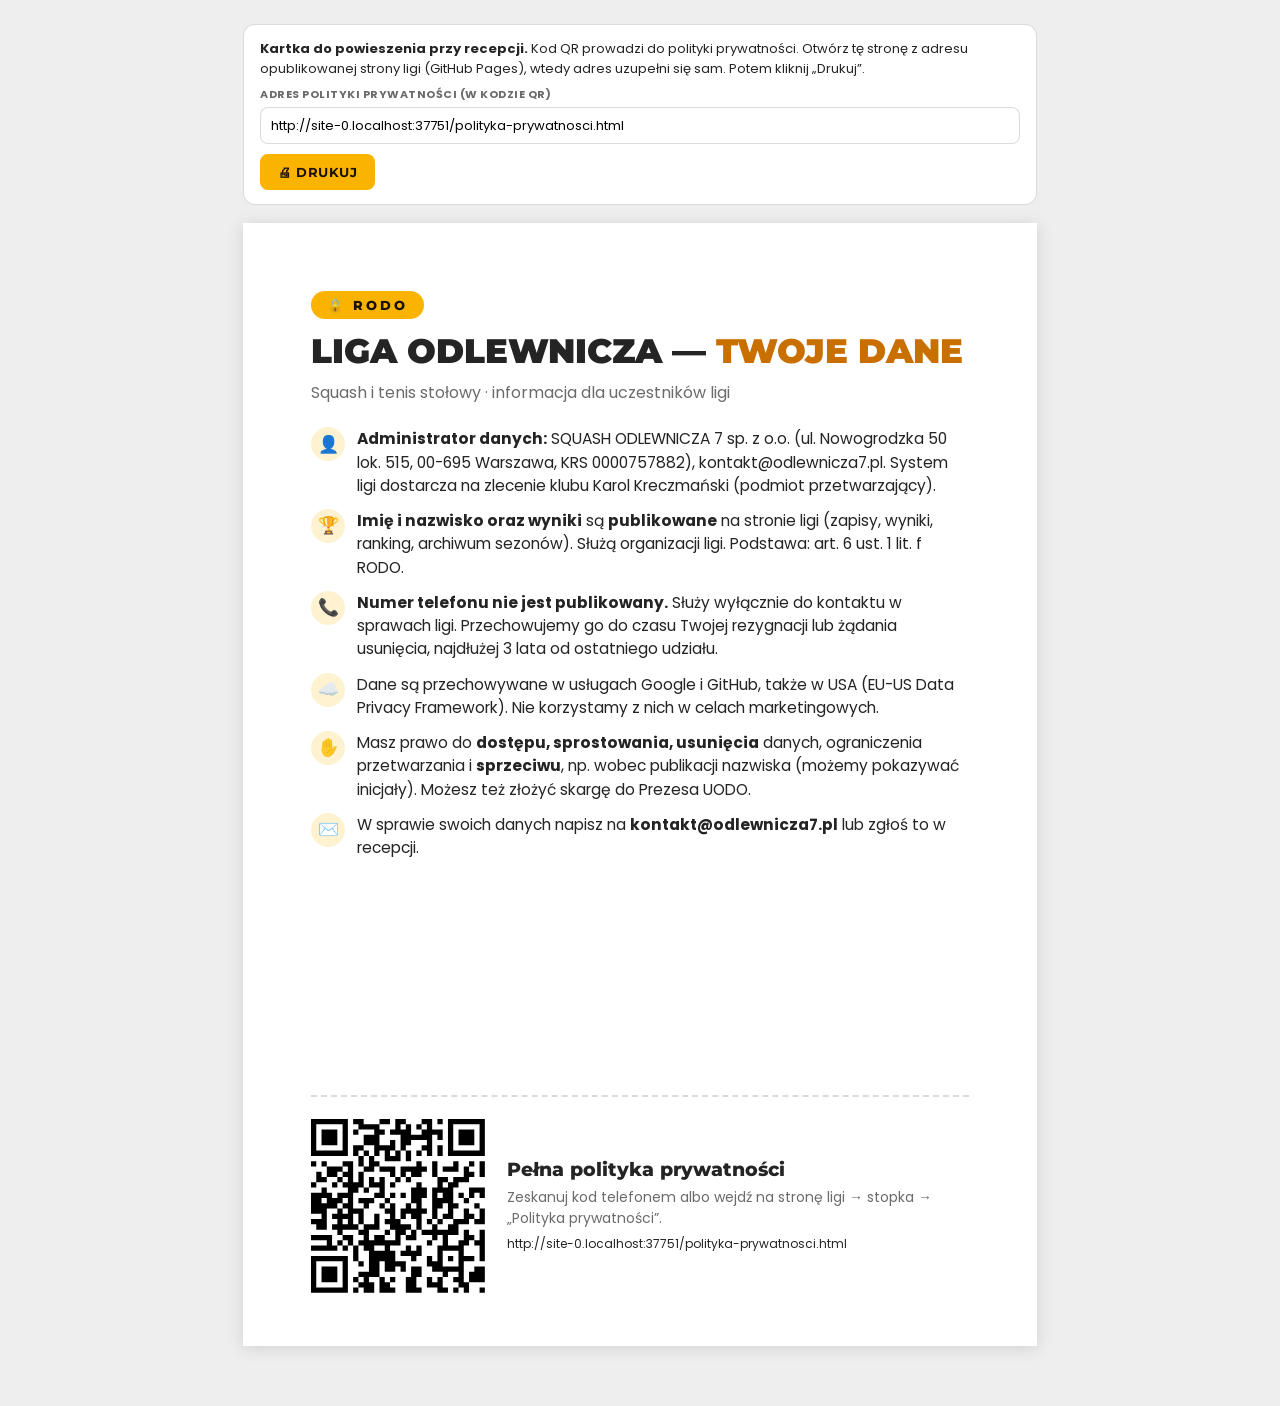
<file: kartka-recepcja.html>
<!DOCTYPE html>
<html lang="pl">
<head>
<meta charset="UTF-8" />
<meta name="viewport" content="width=device-width, initial-scale=1.0" />
<meta name="robots" content="noindex, nofollow" />
<title>Liga Odlewnicza — Kartka RODO</title>
<link href="pliki/fonts/fonts.css" rel="stylesheet" />
<script src="pliki/qrcode.min.js"></script>
<style>
  *, *::before, *::after { box-sizing: border-box; margin: 0; padding: 0; }
  :root { --text: #242424; --muted: #6b6b6b; --accent: #fab400; --accent-dk: #c96f00; --border: rgba(0,0,0,0.14); }
  body { background: #eee; color: var(--text); font-family: 'Poppins', Arial, sans-serif; padding: 24px 16px 60px; }

  /* ── PASEK NARZĘDZI (niewidoczny na wydruku) ── */
  .tools { max-width: 210mm; margin: 0 auto 18px; background: #fff; border: 1px solid var(--border); border-radius: 12px; padding: 14px 16px; font-size: 13px; line-height: 1.5; }
  .tools label { display: block; font-weight: 700; font-size: 11px; letter-spacing: .5px; text-transform: uppercase; color: var(--muted); margin: 8px 0 4px; }
  .tools input { width: 100%; font: inherit; padding: 8px 10px; border: 1px solid var(--border); border-radius: 8px; }
  .tools .row { display: flex; gap: 8px; margin-top: 10px; flex-wrap: wrap; }
  .tools button { font-family: 'Montserrat', sans-serif; font-weight: 700; font-size: 13px; text-transform: uppercase; letter-spacing: .5px; border: none; border-radius: 8px; padding: 10px 18px; cursor: pointer; background: var(--accent); color: #1a1200; }
  .tools .warn { color: #b3261e; font-weight: 600; margin-top: 8px; display: none; }

  /* ── KARTKA A4 ── */
  .sheet { width: 210mm; min-height: 297mm; max-width: 100%; margin: 0 auto; background: #fff; padding: 18mm 18mm 14mm; box-shadow: 0 2px 16px rgba(0,0,0,0.12); display: flex; flex-direction: column; }
  .pill { align-self: flex-start; background: var(--accent); color: #1a1200; font-family: 'Montserrat', sans-serif; font-weight: 800; font-size: 13px; letter-spacing: 3px; padding: 6px 16px; border-radius: 100px; text-transform: uppercase; margin-bottom: 14px; }
  h1 { font-family: 'Montserrat', sans-serif; font-weight: 900; font-size: 34px; line-height: 1.1; text-transform: uppercase; }
  h1 span { color: var(--accent-dk); }
  .lead { font-size: 16px; margin: 10px 0 22px; color: var(--muted); }
  .points { list-style: none; display: grid; gap: 12px; font-size: 15.5px; line-height: 1.5; }
  .points li { display: flex; gap: 12px; }
  .points .ic { flex-shrink: 0; width: 34px; height: 34px; border-radius: 50%; background: rgba(250,180,0,0.18); display: flex; align-items: center; justify-content: center; font-size: 17px; }
  .points b { font-weight: 700; }
  .qr-box { margin-top: auto; padding-top: 22px; display: flex; gap: 22px; align-items: center; border-top: 2px dashed var(--border); }
  .qr { width: 46mm; height: 46mm; flex-shrink: 0; }
  .qr svg { width: 100%; height: 100%; display: block; }
  .qr-text h2 { font-family: 'Montserrat', sans-serif; font-weight: 800; font-size: 19px; margin-bottom: 6px; }
  .qr-text p { font-size: 14px; line-height: 1.5; color: var(--muted); }
  .qr-text .url { font-size: 12px; word-break: break-all; color: var(--text); margin-top: 6px; }

  @media print {
    @page { size: A4; margin: 0; }
    body { background: #fff; padding: 0; }
    .tools { display: none; }
    .sheet { box-shadow: none; width: 210mm; height: 297mm; }
  }
</style>
</head>
<body>

<div class="tools">
  <b>Kartka do powieszenia przy recepcji.</b> Kod QR prowadzi do polityki prywatności. Otwórz tę stronę
  z adresu opublikowanej strony ligi (GitHub Pages), wtedy adres uzupełni się sam. Potem kliknij „Drukuj”.
  <label for="urlInp">Adres polityki prywatności (w kodzie QR)</label>
  <input id="urlInp" type="url" />
  <p class="warn" id="warn">Strona jest otwarta z dysku. Wpisz powyżej publiczny adres polityki prywatności, inaczej kod QR nie zadziała.</p>
  <div class="row"><button type="button" onclick="window.print()">🖨 Drukuj</button></div>
</div>

<div class="sheet">
  <div class="pill">🔒 RODO</div>
  <h1>Liga Odlewnicza — <span>Twoje dane</span></h1>
  <p class="lead">Squash i tenis stołowy · informacja dla uczestników ligi</p>

  <ul class="points">
    <li><span class="ic">👤</span><span><b>Administrator danych:</b> SQUASH ODLEWNICZA 7 sp. z o.o. (ul. Nowogrodzka 50 lok. 515, 00-695 Warszawa, KRS 0000757882), kontakt@odlewnicza7.pl. System ligi dostarcza na zlecenie klubu Karol Kreczmański (podmiot przetwarzający).</span></li>
    <li><span class="ic">🏆</span><span><b>Imię i nazwisko oraz wyniki</b> są <b>publikowane</b> na stronie ligi (zapisy, wyniki, ranking, archiwum sezonów). Służą organizacji ligi. Podstawa: art. 6 ust. 1 lit. f RODO.</span></li>
    <li><span class="ic">📞</span><span><b>Numer telefonu nie jest publikowany.</b> Służy wyłącznie do kontaktu w sprawach ligi. Przechowujemy go do czasu Twojej rezygnacji lub żądania usunięcia, najdłużej 3 lata od ostatniego udziału.</span></li>
    <li><span class="ic">☁️</span><span>Dane są przechowywane w usługach Google i GitHub, także w USA (EU-US Data Privacy Framework). Nie korzystamy z nich w celach marketingowych.</span></li>
    <li><span class="ic">✋</span><span>Masz prawo do <b>dostępu, sprostowania, usunięcia</b> danych, ograniczenia przetwarzania i <b>sprzeciwu</b>, np. wobec publikacji nazwiska (możemy pokazywać inicjały). Możesz też złożyć skargę do Prezesa UODO.</span></li>
    <li><span class="ic">✉️</span><span>W sprawie swoich danych napisz na <b>kontakt@odlewnicza7.pl</b> lub zgłoś to w recepcji.</span></li>
  </ul>

  <div class="qr-box">
    <div class="qr" id="qr"></div>
    <div class="qr-text">
      <h2>Pełna polityka prywatności</h2>
      <p>Zeskanuj kod telefonem albo wejdź na stronę ligi → stopka → „Polityka prywatności”.</p>
      <p class="url" id="urlTxt"></p>
    </div>
  </div>
</div>

<script>
(function () {
  var inp = document.getElementById("urlInp");
  var isLocal = location.protocol === "file:" || /^(localhost|127\.0\.0\.1)$/.test(location.hostname);
  inp.value = isLocal ? "" : new URL("polityka-prywatnosci.html", location.href).href;
  function draw() {
    var url = inp.value.trim();
    document.getElementById("warn").style.display = isLocal && !url ? "block" : "none";
    document.getElementById("urlTxt").textContent = url;
    var box = document.getElementById("qr");
    if (!url) { box.innerHTML = ""; return; }
    var qr = qrcode(0, "M");
    qr.addData(url);
    qr.make();
    box.innerHTML = qr.createSvgTag({ cellSize: 4, margin: 0, scalable: true });
  }
  inp.addEventListener("input", draw);
  draw();
})();
</script>

</body>
</html>
</file>
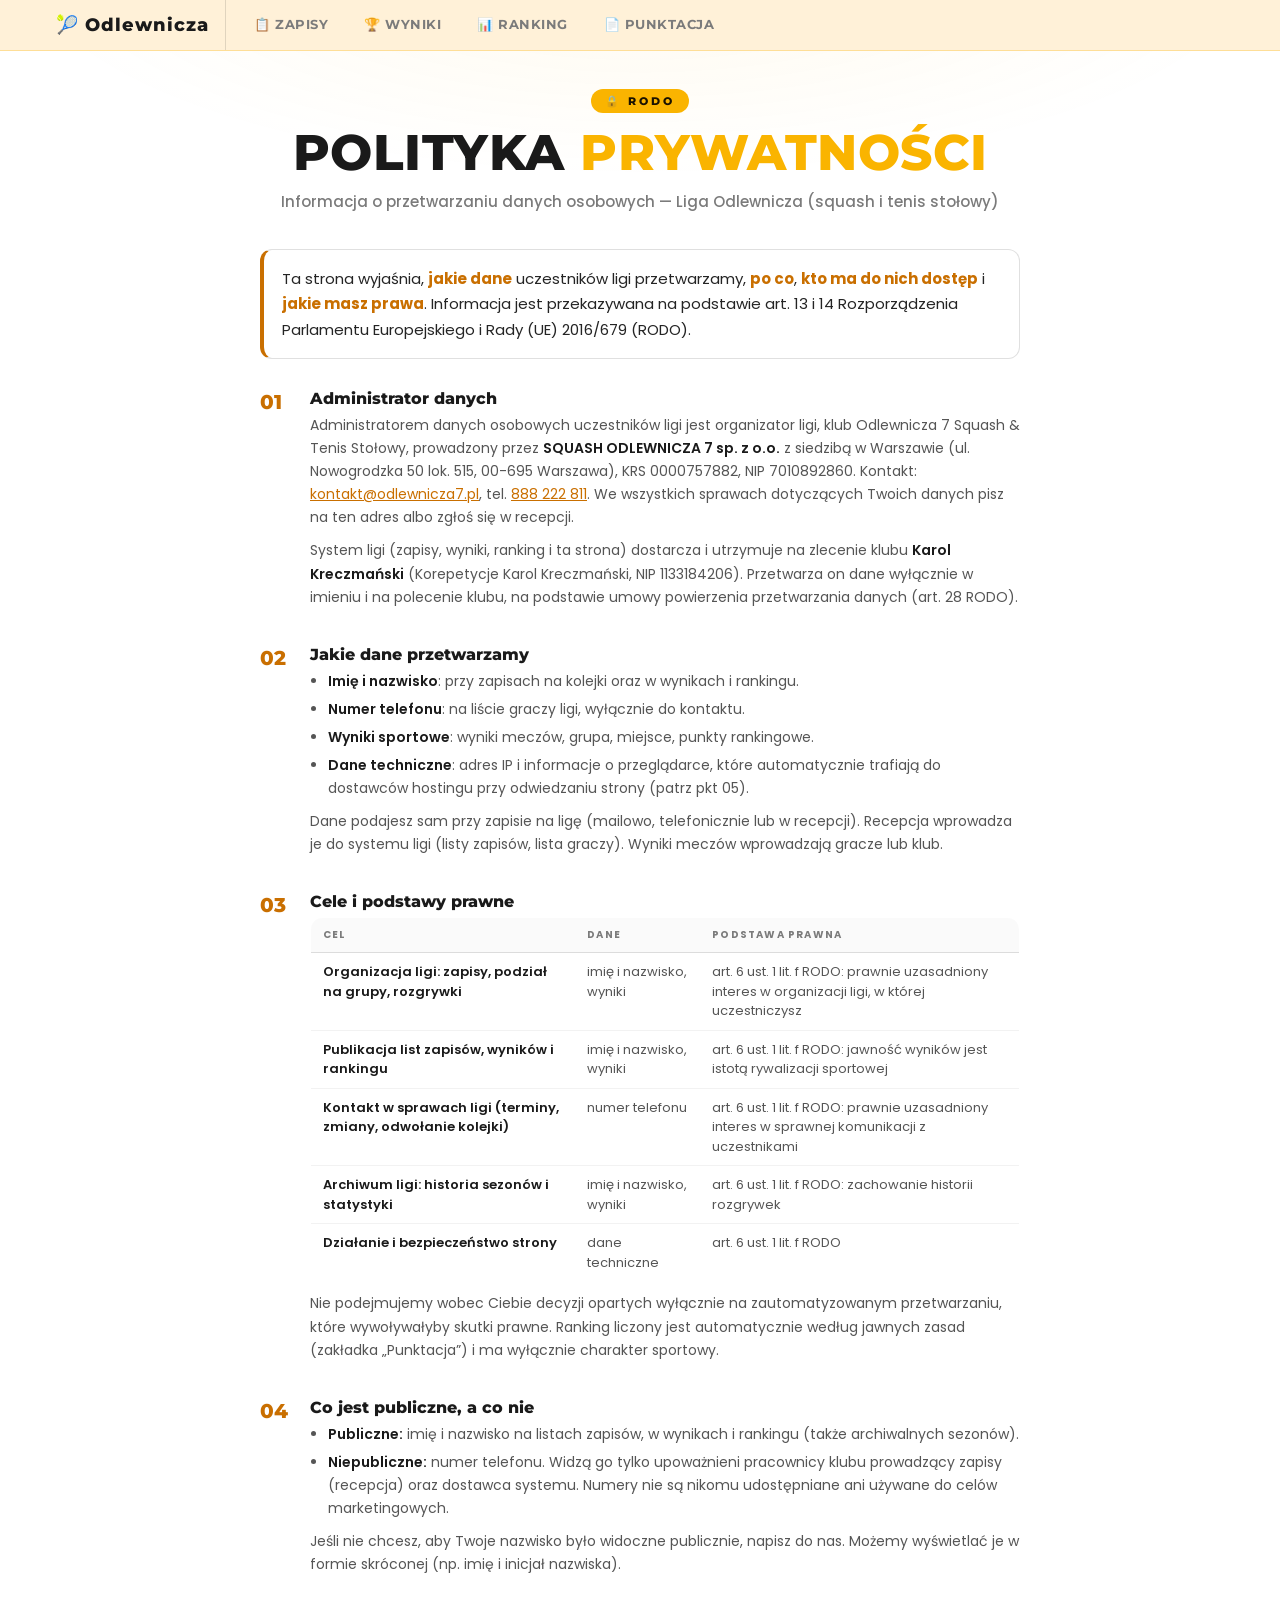
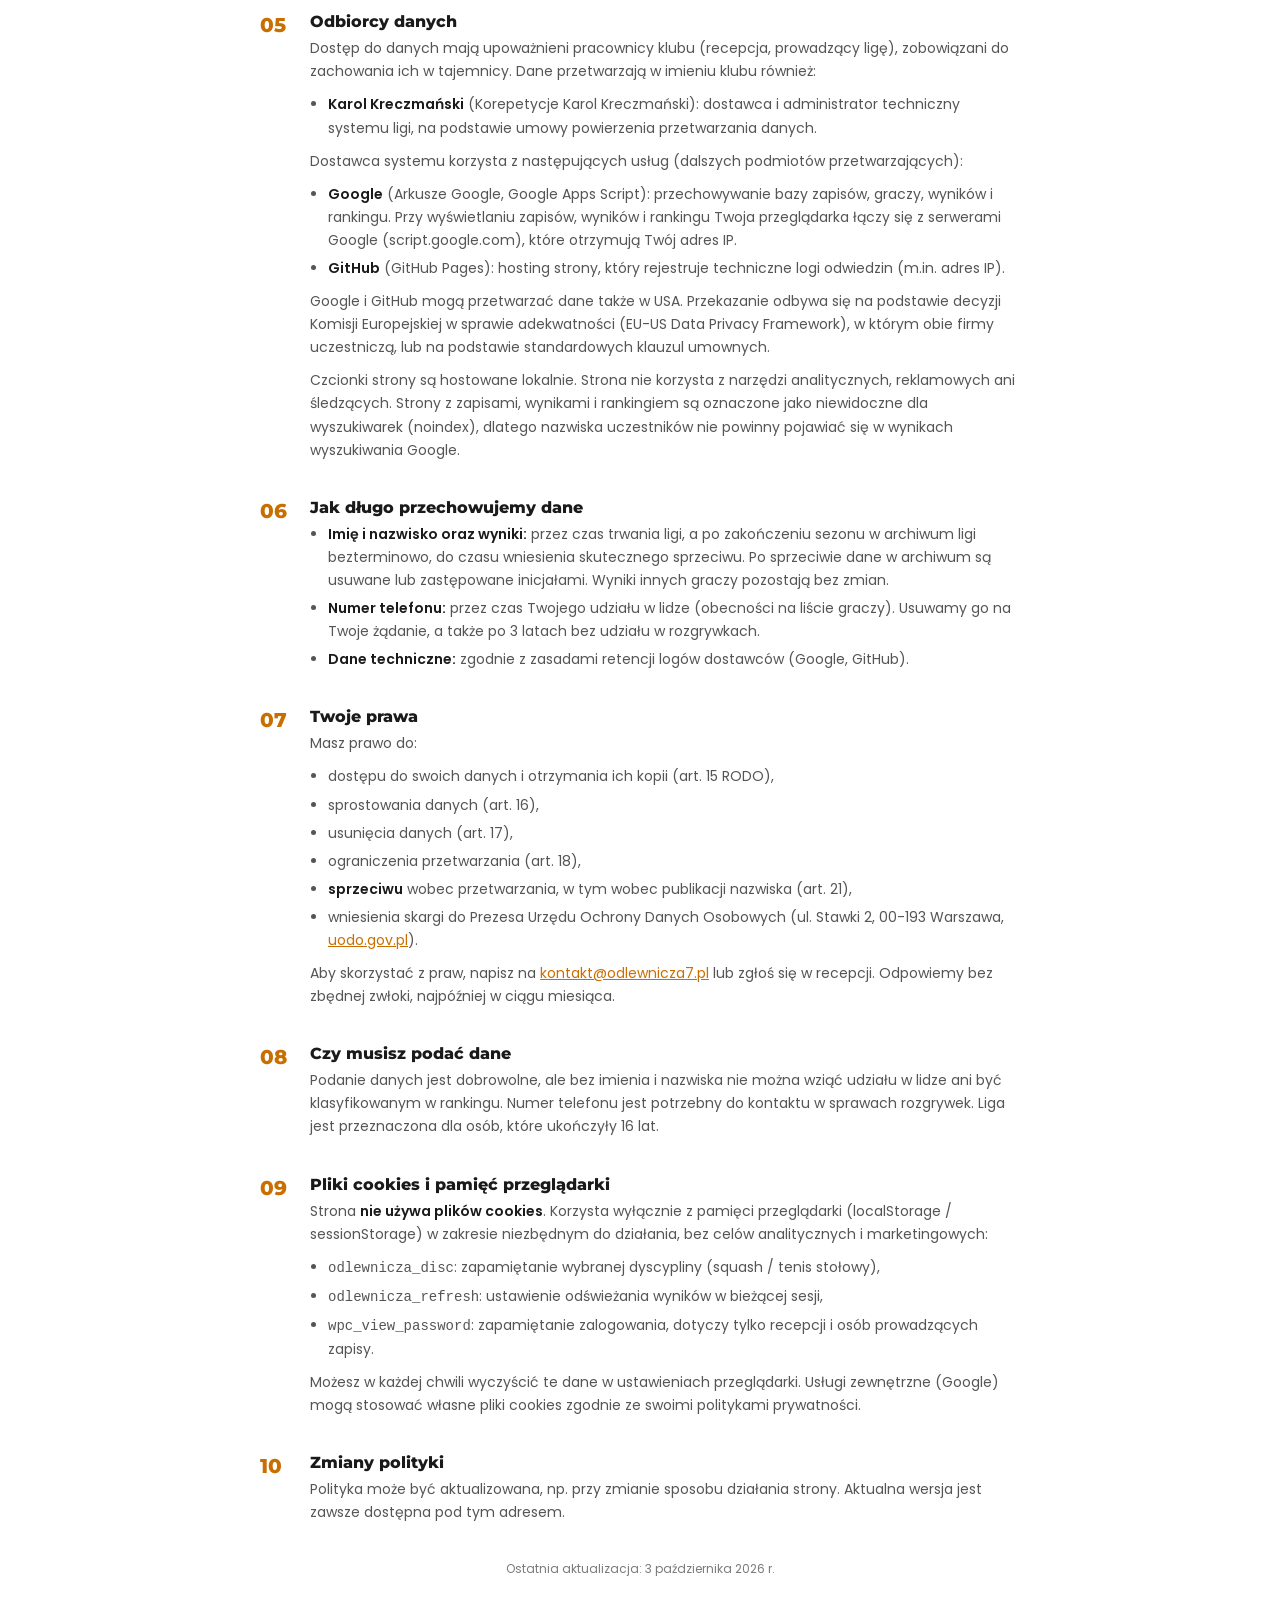
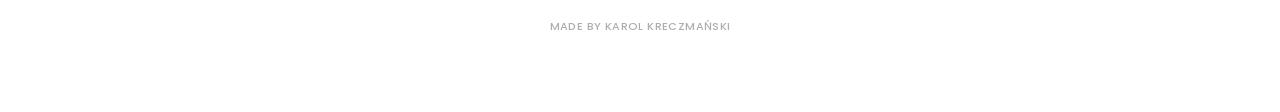
<file: polityka-prywatnosci.html>
<!DOCTYPE html>
<html lang="pl">
<head>
<meta charset="UTF-8" />
<meta name="viewport" content="width=device-width, initial-scale=1.0" />
<title>Liga Odlewnicza — Polityka prywatności</title>
<link href="pliki/fonts/fonts.css" rel="stylesheet" />
<style>
  *, *::before, *::after { box-sizing: border-box; margin: 0; padding: 0; }

  :root {
    --bg:        #ffffff;
    --border:    rgba(0,0,0,0.12);
    --border-hi: rgba(0,0,0,0.24);
    --muted:     #7b7b7b;
    --text:      #242424;
    --accent:    #fab400;
    --accent-dk: #c96f00;
    --accent2:   #1a1a1a;
  }

  html { scroll-behavior: smooth; }
  body {
    background: var(--bg); color: var(--text);
    font-family: 'Poppins', 'Arial', sans-serif;
    min-height: 100vh; padding: 0 0 80px; position: relative;
  }
  body::before {
    content: ''; position: fixed; inset: 0;
    background: radial-gradient(ellipse 90% 45% at 50% -5%, rgba(250,180,0,0.07) 0%, transparent 55%);
    pointer-events: none; z-index: 0;
  }

  /* ── NAV ── */
  .nav { background: rgba(255,241,214,0.94); border-bottom: 1px solid rgba(250,180,0,0.3); position: sticky; top: 0; z-index: 100; backdrop-filter: blur(16px); -webkit-backdrop-filter: blur(16px); }
  .nav-inner { max-width: 1200px; margin: 0 auto; display: flex; align-items: center; gap: 4px; overflow-x: auto; scrollbar-width: none; padding: 0 16px; }
  .nav-inner::-webkit-scrollbar { display: none; }
  .nav-logo { font-family: 'Montserrat', sans-serif; font-weight: 800; font-size: 18px; letter-spacing: 1px; color: var(--accent2); padding: 14px 16px 14px 0; margin-right: 8px; border-right: 1px solid var(--border); white-space: nowrap; flex-shrink: 0; }
  .nav-link { display: flex; align-items: center; gap: 6px; padding: 14px 16px; font-family: 'Montserrat', sans-serif; font-size: 13px; font-weight: 700; letter-spacing: 0.5px; color: var(--muted); text-decoration: none; border-bottom: 2px solid transparent; transition: color .15s, border-color .15s; white-space: nowrap; flex-shrink: 0; text-transform: uppercase; }
  .nav-link:hover { color: var(--accent2); }
  .nav-break { display: none; }
  @media (max-width: 640px) {
    .nav-inner { flex-wrap: wrap; overflow-x: visible; justify-content: center; row-gap: 0; }
    .nav-logo { border-right: none; margin-right: 0; padding-right: 0; }
    .nav-break { display: block; flex-basis: 100%; height: 0; }
    .nav-inner .nav-link { padding: 12px 9px; font-size: 12px; gap: 4px; }
  }

  /* ── PAGE ── */
  .page-wrap { padding: 36px 24px 0; position: relative; z-index: 1; max-width: 1900px; margin: 0 auto; }
  .header { text-align: center; margin-bottom: 36px; }
  .pill { display: inline-block; background: var(--accent); color: #1a1200; font-family: 'Montserrat', sans-serif; font-size: 11px; font-weight: 800; letter-spacing: 3px; padding: 5px 14px; border-radius: 100px; margin-bottom: 14px; text-transform: uppercase; }
  h1 { font-family: 'Montserrat', sans-serif; font-weight: 800; font-size: clamp(30px, 6vw, 50px); line-height: 1.05; letter-spacing: 0.5px; text-transform: uppercase; color: var(--accent2); }
  h1 span { color: var(--accent); }
  .sub { font-size: 15px; font-weight: 500; color: var(--muted); margin-top: 10px; }

  /* ── TREŚĆ ── */
  .doc { max-width: 760px; margin: 0 auto; }
  .intro { font-size: 15px; line-height: 1.7; background: #fff; border: 1px solid var(--border); border-left: 4px solid var(--accent-dk); border-radius: 12px; padding: 16px 18px; margin-bottom: 30px; }
  .intro b { color: var(--accent-dk); font-weight: 700; }
  .step { display: flex; gap: 16px; margin-bottom: 26px; }
  .step-num { flex-shrink: 0; font-family: 'Montserrat', sans-serif; font-weight: 800; font-size: 20px; color: var(--accent-dk); width: 34px; line-height: 1.3; }
  .step-body { flex: 1; min-width: 0; }
  .step-body h2 { font-family: 'Montserrat', sans-serif; font-weight: 800; font-size: 16px; color: var(--accent2); margin-bottom: 6px; }
  .step-body p, .step-body li { font-size: 14px; line-height: 1.65; color: #555; }
  .step-body p { margin-bottom: 10px; }
  .step-body ul { padding-left: 18px; margin-bottom: 10px; }
  .step-body li { margin-bottom: 5px; }
  .step-body b { color: var(--accent2); font-weight: 600; }
  .step-body a, .intro a { color: var(--accent-dk); }
  .t { width: 100%; border-collapse: collapse; font-size: 13px; background: #fff; border: 1px solid var(--border); border-radius: 12px; overflow: hidden; margin-bottom: 10px; }
  .t th { text-align: left; font-size: 10px; font-weight: 700; letter-spacing: 1.2px; text-transform: uppercase; color: var(--muted); padding: 9px 12px; background: rgba(0,0,0,0.02); border-bottom: 1px solid var(--border); }
  .t td { padding: 9px 12px; border-bottom: 1px solid rgba(0,0,0,0.05); vertical-align: top; line-height: 1.5; color: #555; }
  .t tr:last-child td { border-bottom: none; }
  .t td:first-child { color: var(--accent2); font-weight: 600; }
  .table-scroll { overflow-x: auto; }
  .updated { text-align: center; font-size: 12px; color: var(--muted); margin-top: 10px; }

  footer { text-align: center; font-size: 11px; font-weight: 500; color: rgba(0,0,0,0.32); margin-top: 40px; letter-spacing: 0.4px; text-transform: uppercase; }

  @media (max-width: 640px) {
    .step { gap: 10px; }
    .step-num { width: 24px; font-size: 17px; }
    .page-wrap { padding: 28px 16px 0; }
    .t { font-size: 12px; }
  }
</style>
</head>
<body>

<nav class="nav">
  <div class="nav-inner">
    <div class="nav-logo">🎾 Odlewnicza</div>
    <span class="nav-break"></span>
    <a class="nav-link" data-sec="index"     href="index.html">📋 Zapisy</a>
    <a class="nav-link" data-sec="wyniki"    href="wyniki.html">🏆 Wyniki</a>
    <a class="nav-link" data-sec="ranking"   href="ranking.html">📊 Ranking</a>
    <a class="nav-link" data-sec="punktacja" href="punktacja.html">📄 Punktacja</a>
  </div>
</nav>

<script>
  // Linki w menu prowadzą do ostatnio wybranej dyscypliny (squash / tenis stołowy)
  (function () {
    var MAP = { index: "index-tenis.html", wyniki: "wyniki-tenis.html", ranking: "ranking-tenis.html", punktacja: "punktacja-tenis.html" };
    var d = null;
    try { d = localStorage.getItem("odlewnicza_disc"); } catch (e) {}
    if (d !== "tenis") return;
    document.querySelectorAll(".nav-link[data-sec]").forEach(function (a) { a.setAttribute("href", MAP[a.dataset.sec]); });
  })();
</script>

<div class="page-wrap">
  <div class="header">
    <div class="pill">🔒 RODO</div>
    <h1>POLITYKA <span>PRYWATNOŚCI</span></h1>
    <p class="sub">Informacja o przetwarzaniu danych osobowych — Liga Odlewnicza (squash i tenis stołowy)</p>
  </div>

  <div class="doc">

    <p class="intro">
      Ta strona wyjaśnia, <b>jakie dane</b> uczestników ligi przetwarzamy, <b>po co</b>, <b>kto ma do nich dostęp</b>
      i <b>jakie masz prawa</b>. Informacja jest przekazywana na podstawie art. 13 i 14 Rozporządzenia Parlamentu
      Europejskiego i Rady (UE) 2016/679 (RODO).
    </p>

    <div class="step">
      <div class="step-num">01</div>
      <div class="step-body">
        <h2>Administrator danych</h2>
        <p>Administratorem danych osobowych uczestników ligi jest organizator ligi, klub Odlewnicza 7 Squash &amp; Tenis Stołowy,
          prowadzony przez <b>SQUASH ODLEWNICZA 7 sp. z o.o.</b> z siedzibą w Warszawie (ul. Nowogrodzka 50 lok. 515,
          00-695 Warszawa), KRS 0000757882, NIP 7010892860. Kontakt:
          <a href="mailto:kontakt@odlewnicza7.pl">kontakt@odlewnicza7.pl</a>, tel. <a href="tel:888222811">888 222 811</a>.
          We wszystkich sprawach dotyczących Twoich danych pisz na ten adres albo zgłoś się w recepcji.</p>
        <p>System ligi (zapisy, wyniki, ranking i ta strona) dostarcza i utrzymuje na zlecenie klubu
          <b>Karol Kreczmański</b> (Korepetycje Karol Kreczmański, NIP 1133184206). Przetwarza on dane wyłącznie
          w imieniu i na polecenie klubu, na podstawie umowy powierzenia przetwarzania danych (art. 28 RODO).</p>
      </div>
    </div>

    <div class="step">
      <div class="step-num">02</div>
      <div class="step-body">
        <h2>Jakie dane przetwarzamy</h2>
        <ul>
          <li><b>Imię i nazwisko</b>: przy zapisach na kolejki oraz w wynikach i rankingu.</li>
          <li><b>Numer telefonu</b>: na liście graczy ligi, wyłącznie do kontaktu.</li>
          <li><b>Wyniki sportowe</b>: wyniki meczów, grupa, miejsce, punkty rankingowe.</li>
          <li><b>Dane techniczne</b>: adres IP i informacje o przeglądarce, które automatycznie trafiają
            do dostawców hostingu przy odwiedzaniu strony (patrz pkt 05).</li>
        </ul>
        <p>Dane podajesz sam przy zapisie na ligę (mailowo, telefonicznie lub w recepcji). Recepcja wprowadza je
          do systemu ligi (listy zapisów, lista graczy). Wyniki meczów wprowadzają gracze lub klub.</p>
      </div>
    </div>

    <div class="step">
      <div class="step-num">03</div>
      <div class="step-body">
        <h2>Cele i podstawy prawne</h2>
        <div class="table-scroll">
        <table class="t">
          <thead><tr><th>Cel</th><th>Dane</th><th>Podstawa prawna</th></tr></thead>
          <tbody>
            <tr><td>Organizacja ligi: zapisy, podział na grupy, rozgrywki</td><td>imię i nazwisko, wyniki</td><td>art. 6 ust. 1 lit. f RODO: prawnie uzasadniony interes w organizacji ligi, w której uczestniczysz</td></tr>
            <tr><td>Publikacja list zapisów, wyników i rankingu</td><td>imię i nazwisko, wyniki</td><td>art. 6 ust. 1 lit. f RODO: jawność wyników jest istotą rywalizacji sportowej</td></tr>
            <tr><td>Kontakt w sprawach ligi (terminy, zmiany, odwołanie kolejki)</td><td>numer telefonu</td><td>art. 6 ust. 1 lit. f RODO: prawnie uzasadniony interes w sprawnej komunikacji z uczestnikami</td></tr>
            <tr><td>Archiwum ligi: historia sezonów i statystyki</td><td>imię i nazwisko, wyniki</td><td>art. 6 ust. 1 lit. f RODO: zachowanie historii rozgrywek</td></tr>
            <tr><td>Działanie i bezpieczeństwo strony</td><td>dane techniczne</td><td>art. 6 ust. 1 lit. f RODO</td></tr>
          </tbody>
        </table>
        </div>
        <p>Nie podejmujemy wobec Ciebie decyzji opartych wyłącznie na zautomatyzowanym przetwarzaniu, które
          wywoływałyby skutki prawne. Ranking liczony jest automatycznie według jawnych zasad (zakładka „Punktacja”)
          i ma wyłącznie charakter sportowy.</p>
      </div>
    </div>

    <div class="step">
      <div class="step-num">04</div>
      <div class="step-body">
        <h2>Co jest publiczne, a co nie</h2>
        <ul>
          <li><b>Publiczne:</b> imię i nazwisko na listach zapisów, w wynikach i rankingu (także archiwalnych sezonów).</li>
          <li><b>Niepubliczne:</b> numer telefonu. Widzą go tylko upoważnieni pracownicy klubu prowadzący zapisy (recepcja)
            oraz dostawca systemu.
            Numery nie są nikomu udostępniane ani używane do celów marketingowych.</li>
        </ul>
        <p>Jeśli nie chcesz, aby Twoje nazwisko było widoczne publicznie, napisz do nas. Możemy wyświetlać je
          w formie skróconej (np. imię i inicjał nazwiska).</p>
      </div>
    </div>

    <div class="step">
      <div class="step-num">05</div>
      <div class="step-body">
        <h2>Odbiorcy danych</h2>
        <p>Dostęp do danych mają upoważnieni pracownicy klubu (recepcja, prowadzący ligę), zobowiązani do zachowania
          ich w tajemnicy. Dane przetwarzają w imieniu klubu również:</p>
        <ul>
          <li><b>Karol Kreczmański</b> (Korepetycje Karol Kreczmański): dostawca i administrator techniczny systemu ligi,
            na podstawie umowy powierzenia przetwarzania danych.</li>
        </ul>
        <p>Dostawca systemu korzysta z następujących usług (dalszych podmiotów przetwarzających):</p>
        <ul>
          <li><b>Google</b> (Arkusze Google, Google Apps Script): przechowywanie bazy zapisów, graczy, wyników i rankingu.
            Przy wyświetlaniu zapisów, wyników i rankingu Twoja przeglądarka łączy się z serwerami Google
            (script.google.com), które otrzymują Twój adres IP.</li>
          <li><b>GitHub</b> (GitHub Pages): hosting strony, który rejestruje techniczne logi odwiedzin (m.in. adres IP).</li>
        </ul>
        <p>Google i GitHub mogą przetwarzać dane także w USA. Przekazanie odbywa się na podstawie decyzji Komisji
          Europejskiej w sprawie adekwatności (EU-US Data Privacy Framework), w którym obie firmy uczestniczą,
          lub na podstawie standardowych klauzul umownych.</p>
        <p>Czcionki strony są hostowane lokalnie. Strona nie korzysta z narzędzi analitycznych, reklamowych
          ani śledzących. Strony z zapisami, wynikami i rankingiem są oznaczone jako niewidoczne dla wyszukiwarek
          (noindex), dlatego nazwiska uczestników nie powinny pojawiać się w wynikach wyszukiwania Google.</p>
      </div>
    </div>

    <div class="step">
      <div class="step-num">06</div>
      <div class="step-body">
        <h2>Jak długo przechowujemy dane</h2>
        <ul>
          <li><b>Imię i nazwisko oraz wyniki:</b> przez czas trwania ligi, a po zakończeniu sezonu w archiwum ligi
            bezterminowo, do czasu wniesienia skutecznego sprzeciwu. Po sprzeciwie dane w archiwum są usuwane
            lub zastępowane inicjałami. Wyniki innych graczy pozostają bez zmian.</li>
          <li><b>Numer telefonu:</b> przez czas Twojego udziału w lidze (obecności na liście graczy).
            Usuwamy go na Twoje żądanie, a także po 3 latach bez udziału w rozgrywkach.</li>
          <li><b>Dane techniczne:</b> zgodnie z zasadami retencji logów dostawców (Google, GitHub).</li>
        </ul>
      </div>
    </div>

    <div class="step">
      <div class="step-num">07</div>
      <div class="step-body">
        <h2>Twoje prawa</h2>
        <p>Masz prawo do:</p>
        <ul>
          <li>dostępu do swoich danych i otrzymania ich kopii (art. 15 RODO),</li>
          <li>sprostowania danych (art. 16),</li>
          <li>usunięcia danych (art. 17),</li>
          <li>ograniczenia przetwarzania (art. 18),</li>
          <li><b>sprzeciwu</b> wobec przetwarzania, w tym wobec publikacji nazwiska (art. 21),</li>
          <li>wniesienia skargi do Prezesa Urzędu Ochrony Danych Osobowych (ul. Stawki 2, 00-193 Warszawa,
            <a href="https://uodo.gov.pl" target="_blank" rel="noopener">uodo.gov.pl</a>).</li>
        </ul>
        <p>Aby skorzystać z praw, napisz na <a href="mailto:kontakt@odlewnicza7.pl">kontakt@odlewnicza7.pl</a>
          lub zgłoś się w recepcji. Odpowiemy bez zbędnej zwłoki, najpóźniej w ciągu miesiąca.</p>
      </div>
    </div>

    <div class="step">
      <div class="step-num">08</div>
      <div class="step-body">
        <h2>Czy musisz podać dane</h2>
        <p>Podanie danych jest dobrowolne, ale bez imienia i nazwiska nie można wziąć udziału w lidze
          ani być klasyfikowanym w rankingu. Numer telefonu jest potrzebny do kontaktu w sprawach rozgrywek.
          Liga jest przeznaczona dla osób, które ukończyły 16 lat.</p>
      </div>
    </div>

    <div class="step">
      <div class="step-num">09</div>
      <div class="step-body">
        <h2>Pliki cookies i pamięć przeglądarki</h2>
        <p>Strona <b>nie używa plików cookies</b>. Korzysta wyłącznie z pamięci przeglądarki (localStorage / sessionStorage)
          w zakresie niezbędnym do działania, bez celów analitycznych i marketingowych:</p>
        <ul>
          <li><code>odlewnicza_disc</code>: zapamiętanie wybranej dyscypliny (squash / tenis stołowy),</li>
          <li><code>odlewnicza_refresh</code>: ustawienie odświeżania wyników w bieżącej sesji,</li>
          <li><code>wpc_view_password</code>: zapamiętanie zalogowania, dotyczy tylko recepcji i osób prowadzących zapisy.</li>
        </ul>
        <p>Możesz w każdej chwili wyczyścić te dane w ustawieniach przeglądarki. Usługi zewnętrzne (Google) mogą
          stosować własne pliki cookies zgodnie ze swoimi politykami prywatności.</p>
      </div>
    </div>

    <div class="step">
      <div class="step-num">10</div>
      <div class="step-body">
        <h2>Zmiany polityki</h2>
        <p>Polityka może być aktualizowana, np. przy zmianie sposobu działania strony. Aktualna wersja jest zawsze dostępna
          pod tym adresem.</p>
      </div>
    </div>

    <p class="updated">Ostatnia aktualizacja: 3 października 2026 r.</p>
  </div>

  <footer>Made by Karol Kreczmański</footer>
</div>

</body>
</html>
</file>
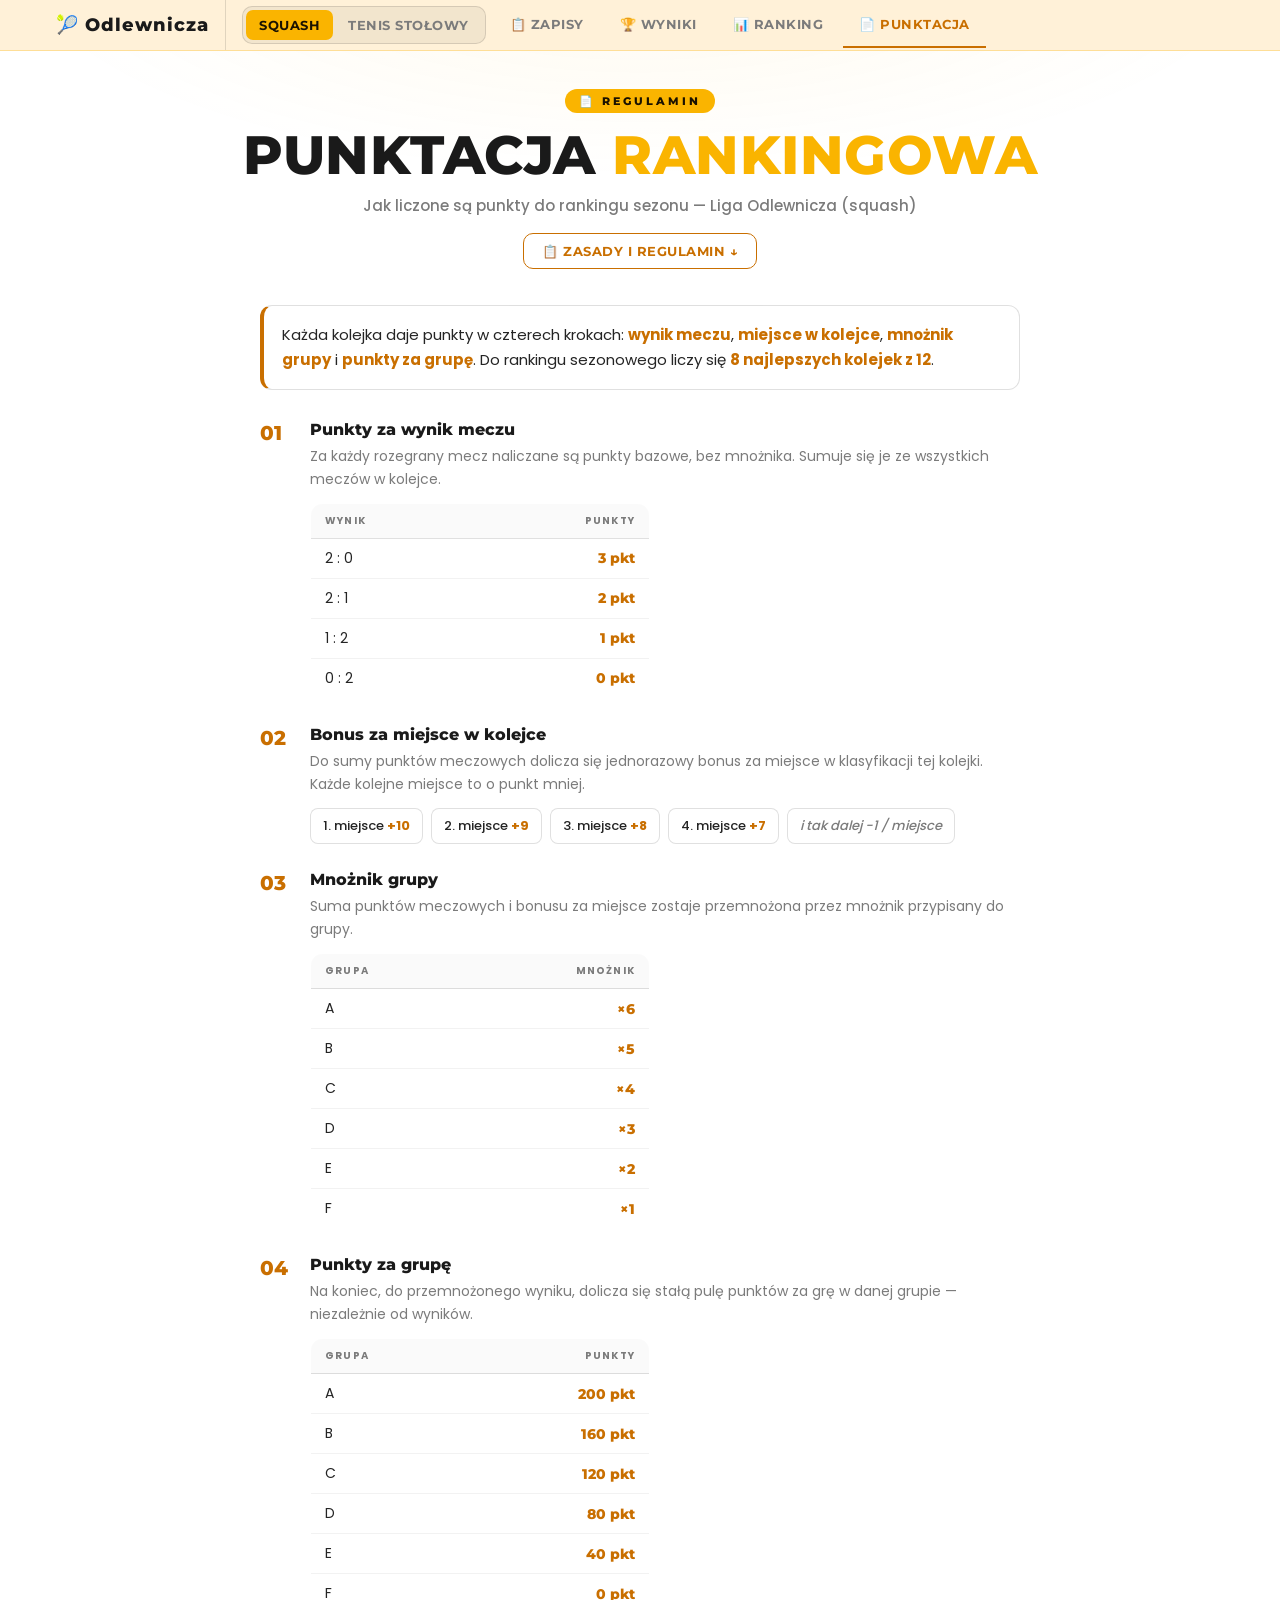
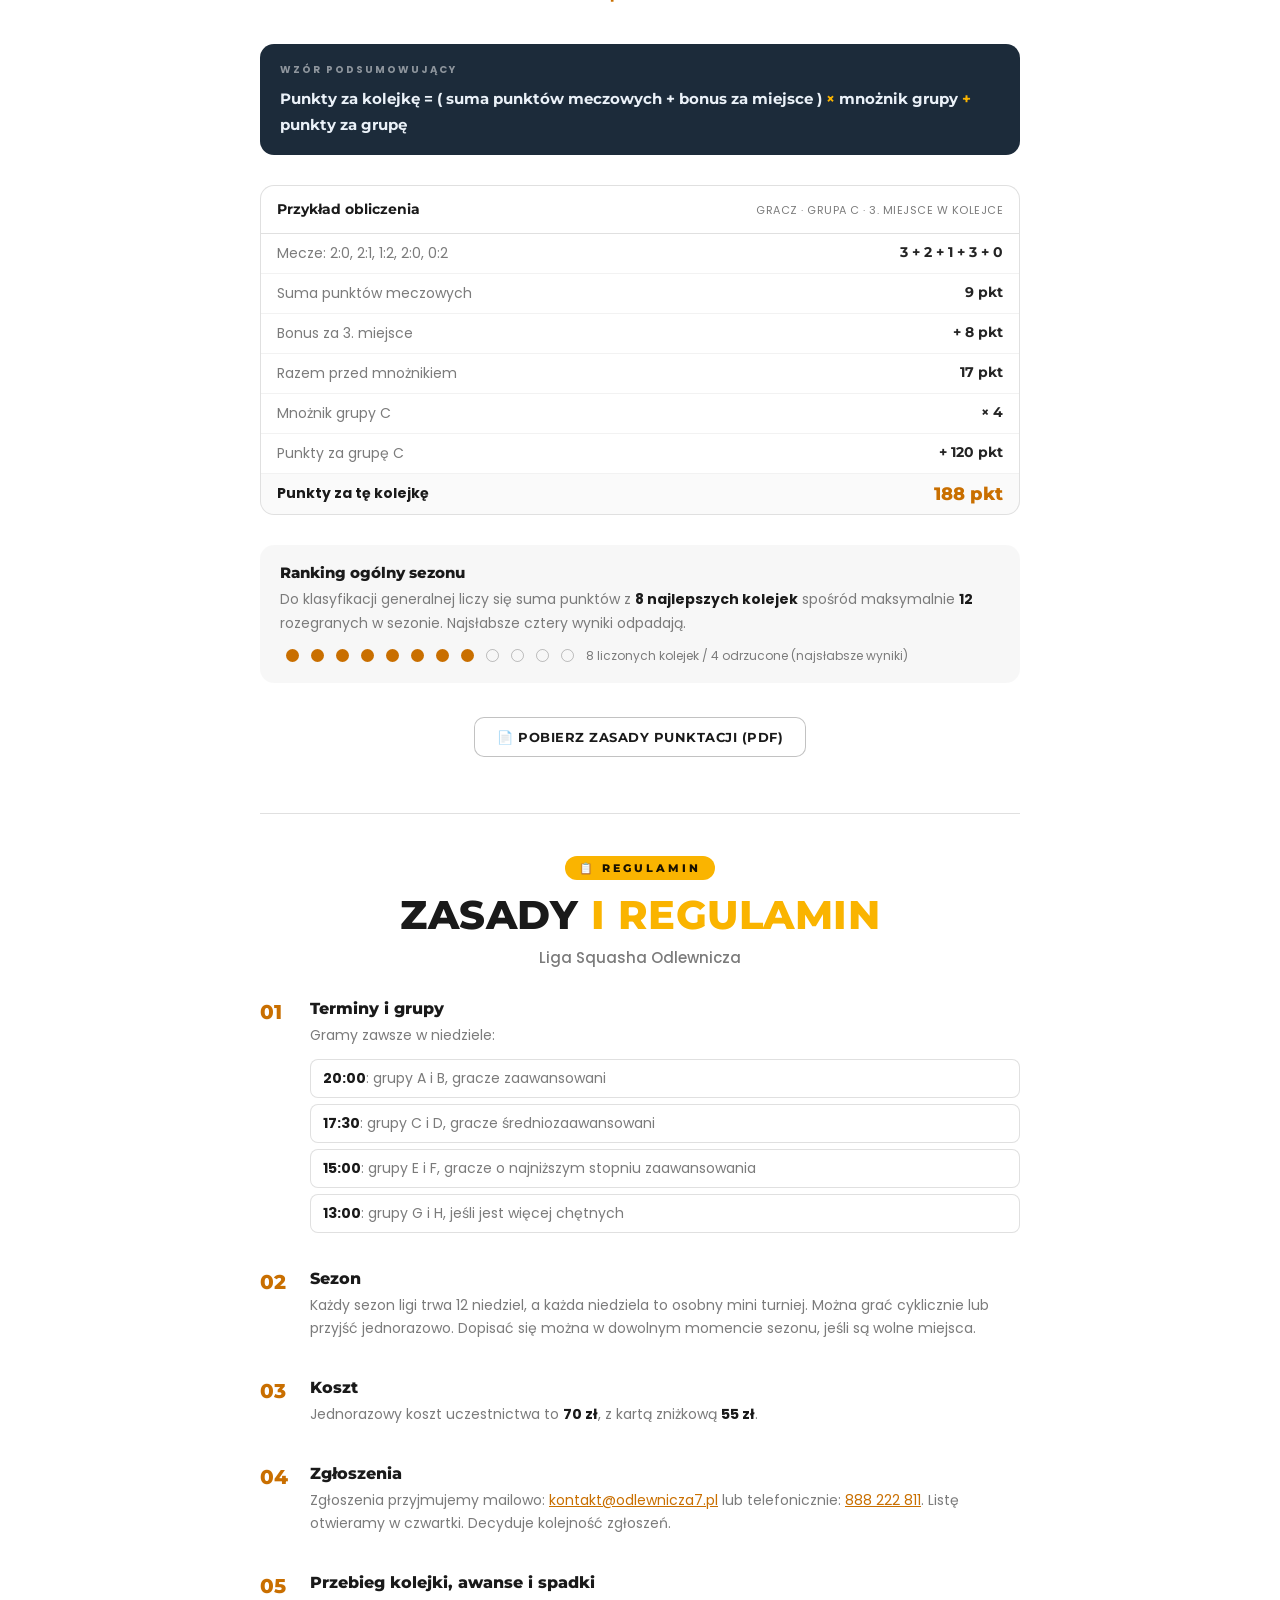
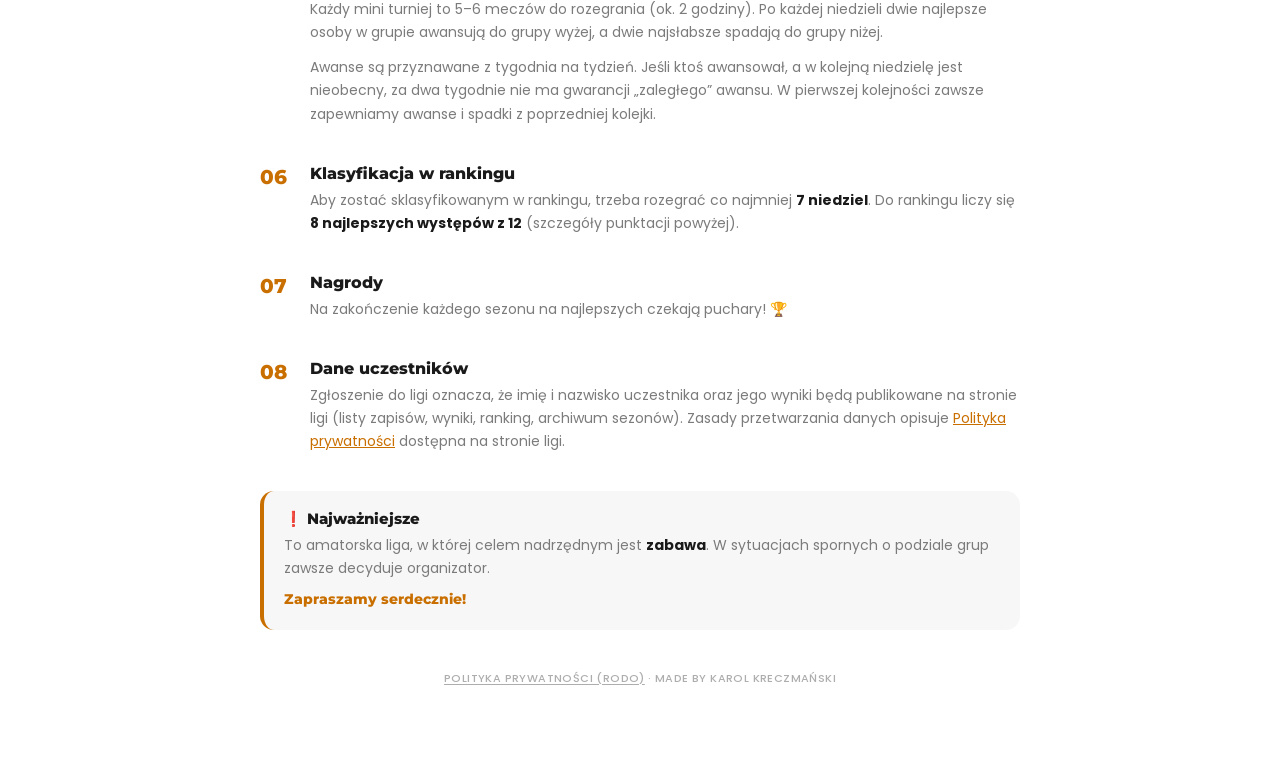
<file: punktacja-tenis.html>
<!DOCTYPE html>
<html lang="pl">
<head>
<meta charset="UTF-8" />
<meta name="viewport" content="width=device-width, initial-scale=1.0" />
<title>Liga Tenisa Stołowego Odlewnicza — Punktacja</title>
<link href="pliki/fonts/fonts.css" rel="stylesheet" />
<style>
  *, *::before, *::after { box-sizing: border-box; margin: 0; padding: 0; }

  :root {
    --bg:        #ffffff;
    --surface:   rgba(0,0,0,0.03);
    --glass:     rgba(0,0,0,0.04);
    --border:    rgba(0,0,0,0.12);
    --border-hi: rgba(0,0,0,0.24);
    --muted:     #7b7b7b;
    --text:      #242424;
    --accent:    #2f7d5c;
    --accent-dk: #1f5b42;
    --accent2:   #1a1a1a;
    --red: #d64545;
    --accent-day: #2f7d5c;   /* akcent dyscypliny — tenis stołowy */
  }

  html { scroll-behavior: smooth; }
  body {
    background: var(--bg); color: var(--text);
    font-family: 'Poppins', 'Arial', sans-serif;
    min-height: 100vh; padding: 0 0 80px; position: relative;
  }
  body::before {
    content: ''; position: fixed; inset: 0;
    background: radial-gradient(ellipse 90% 45% at 50% -5%, rgba(47,125,92,0.08) 0%, transparent 55%);
    pointer-events: none; z-index: 0;
  }

  /* ── NAV ── */
  .nav { background: rgba(224,242,234,0.94); border-bottom: 1px solid rgba(47,125,92,0.3); position: sticky; top: 0; z-index: 100; backdrop-filter: blur(16px); -webkit-backdrop-filter: blur(16px); }
  .nav-inner { max-width: 1200px; margin: 0 auto; display: flex; align-items: center; gap: 4px; overflow-x: auto; scrollbar-width: none; padding: 0 16px; }
  .nav-inner::-webkit-scrollbar { display: none; }
  .nav-logo { font-family: 'Montserrat', sans-serif; font-weight: 800; font-size: 18px; letter-spacing: 1px; color: var(--accent2); padding: 14px 16px 14px 0; margin-right: 8px; border-right: 1px solid var(--border); white-space: nowrap; flex-shrink: 0; }
  .nav-link { display: flex; align-items: center; gap: 6px; padding: 14px 16px; font-family: 'Montserrat', sans-serif; font-size: 13px; font-weight: 700; letter-spacing: 0.5px; color: var(--muted); text-decoration: none; border-bottom: 2px solid transparent; transition: color .15s, border-color .15s; white-space: nowrap; flex-shrink: 0; text-transform: uppercase; }
  .nav-link:hover { color: var(--accent2); }
  .nav-link.active { color: var(--accent-dk); border-bottom-color: var(--accent-dk); }

  /* ── PRZEŁĄCZNIK DYSCYPLINY (SQUASH / TENIS STOŁOWY) ── */
  .disc-switch { position: relative; display: inline-flex; align-self: center; flex-shrink: 0; order: 1; gap: 2px; padding: 3px; margin: 0 4px; border-radius: 10px; background: rgba(0,0,0,0.05); border: 1px solid var(--border); }
  .nav-inner .nav-link { order: 2; }
  .disc-tile { position: absolute; top: 3px; bottom: 3px; left: 0; width: 0; border-radius: 7px; background: #fab400; transition: transform .22s ease, width .22s ease, background .22s ease; z-index: 0; }
  .disc-opt { position: relative; z-index: 1; border: none; background: transparent; cursor: pointer; font-family: 'Montserrat', sans-serif; font-weight: 700; font-size: 13px; letter-spacing: 0.5px; text-transform: uppercase; white-space: nowrap; padding: 7px 13px; border-radius: 7px; color: var(--muted); transition: color .2s ease; }
  .disc-switch[data-active="squash"] .disc-tile { background: #fab400; }
  .disc-switch[data-active="tenis"]  .disc-tile { background: #2f7d5c; }
  .disc-opt:hover { color: var(--accent2); }
  .disc-switch[data-active="squash"] .disc-opt[data-disc="squash"] { color: #1a1200; }
  .disc-switch[data-active="tenis"]  .disc-opt[data-disc="tenis"]  { color: #ffffff; }
  .nav-break { display: none; }
  /* ── MOBILE: linki pod logo i przełącznikiem dyscypliny ── */
  @media (max-width: 640px) {
    .nav-inner { flex-wrap: wrap; overflow-x: visible; justify-content: center; row-gap: 0; }
    .nav-logo { border-right: none; margin-right: 0; padding-right: 0; }
    .nav-break { display: block; flex-basis: 100%; height: 0; order: 2; }
    .nav-inner .nav-link { order: 3; padding: 12px 9px; font-size: 12px; gap: 4px; }
  }

  /* ── PAGE ── */
  .page-wrap { padding: 36px 24px 0; position: relative; z-index: 1; max-width: 1900px; margin: 0 auto; }

  /* ── HEADER ── */
  .header { text-align: center; margin-bottom: 36px; }
  .pill { display: inline-block; background: var(--accent); color: #ffffff; font-family: 'Montserrat', sans-serif; font-size: 11px; font-weight: 800; letter-spacing: 3px; padding: 5px 14px; border-radius: 100px; margin-bottom: 14px; text-transform: uppercase; }
  h1 { font-family: 'Montserrat', sans-serif; font-weight: 800; font-size: clamp(32px, 6.5vw, 54px); line-height: 1.05; letter-spacing: 0.5px; text-transform: uppercase; color: var(--accent2); }
  h1 span { color: var(--accent-day); }
  .sub { font-size: 15px; font-weight: 500; color: var(--muted); margin-top: 10px; }

  /* ── FOOTER ── */
  footer { text-align: center; font-size: 11px; font-weight: 500; color: rgba(0,0,0,0.32); margin-top: 40px; letter-spacing: 0.4px; text-transform: uppercase; }

  /* ── PUNKTACJA (regulamin) ─────────────────────────────────── */
  .rules { max-width: 760px; margin: 0 auto; }

  .rules-intro { font-size: 15px; line-height: 1.7; color: var(--text); background: #fff; border: 1px solid var(--border); border-left: 4px solid var(--accent-day); border-radius: 12px; padding: 16px 18px; margin-bottom: 30px; }
  .rules-intro b { color: var(--accent-day); font-weight: 700; }

  .step { display: flex; gap: 16px; margin-bottom: 26px; }
  .step-num { flex-shrink: 0; font-family: 'Montserrat', sans-serif; font-weight: 800; font-size: 20px; color: var(--accent-day); width: 34px; line-height: 1.3; }
  .step-body { flex: 1; min-width: 0; }
  .step-body h3 { font-family: 'Montserrat', sans-serif; font-weight: 800; font-size: 16px; color: var(--accent2); margin-bottom: 6px; }
  .step-body p { font-size: 14px; line-height: 1.65; color: var(--muted); margin-bottom: 12px; }

  .r-table { width: 100%; max-width: 340px; border-collapse: collapse; font-size: 14px; background: #fff; border: 1px solid var(--border); border-radius: 12px; overflow: hidden; }
  .r-table th { text-align: left; font-family: 'Poppins', sans-serif; font-size: 10px; font-weight: 700; letter-spacing: 1.2px; text-transform: uppercase; color: var(--muted); padding: 9px 14px; background: rgba(0,0,0,0.02); border-bottom: 1px solid var(--border); }
  .r-table td { padding: 9px 14px; border-bottom: 1px solid rgba(0,0,0,0.05); }
  .r-table tr:last-child td { border-bottom: none; }
  .r-table th:last-child, .r-table td:last-child { text-align: right; }
  .r-table td:last-child { font-family: 'Montserrat', sans-serif; font-weight: 800; color: var(--accent-day); white-space: nowrap; }

  .chips { display: flex; flex-wrap: wrap; gap: 8px; }
  .chip { font-family: 'Poppins', sans-serif; font-size: 13px; font-weight: 500; padding: 7px 12px; border-radius: 8px; background: #fff; border: 1px solid var(--border); white-space: nowrap; }
  .chip b { color: var(--accent-day); font-weight: 700; }
  .chip.muted { color: var(--muted); font-style: italic; }

  .formula { background: #1c2b3a; color: #eaf1f8; border-radius: 14px; padding: 18px 20px; margin: 30px 0; }
  .formula .label { font-family: 'Poppins', sans-serif; font-size: 10px; font-weight: 700; letter-spacing: 2px; text-transform: uppercase; color: rgba(255,255,255,0.5); margin-bottom: 8px; }
  .formula .eq { font-family: 'Montserrat', sans-serif; font-size: 15px; font-weight: 700; line-height: 1.7; }
  .formula .eq b { color: #fab400; }

  .example { background: #fff; border: 1px solid var(--border); border-radius: 14px; overflow: hidden; margin-bottom: 30px; }
  .example-head { display: flex; justify-content: space-between; align-items: baseline; gap: 10px; flex-wrap: wrap; padding: 14px 16px; border-bottom: 1px solid var(--border); }
  .example-head strong { font-family: 'Montserrat', sans-serif; font-size: 14px; color: var(--accent2); }
  .example-head span { font-family: 'Poppins', sans-serif; font-size: 11px; letter-spacing: .5px; text-transform: uppercase; color: var(--muted); }
  .example-row { display: flex; justify-content: space-between; gap: 12px; padding: 9px 16px; font-size: 14px; border-bottom: 1px solid rgba(0,0,0,0.05); }
  .example-row .k { color: var(--muted); }
  .example-row .v { font-family: 'Montserrat', sans-serif; font-weight: 700; white-space: nowrap; }
  .example-row.total { border-bottom: none; background: rgba(0,0,0,0.02); }
  .example-row.total .k { color: var(--accent2); font-weight: 700; }
  .example-row.total .v { color: var(--accent-day); font-size: 18px; font-weight: 800; }

  .ex-scroll { overflow-x: auto; }
  .ex-table { width: 100%; border-collapse: collapse; font-size: 13px; min-width: 480px; }
  .ex-table th { text-align: left; font-family: 'Poppins', sans-serif; font-size: 10px; font-weight: 700; letter-spacing: 1px; text-transform: uppercase; color: var(--muted); padding: 9px 14px; background: rgba(0,0,0,0.02); border-bottom: 1px solid var(--border); }
  .ex-table td { padding: 8px 14px; border-bottom: 1px solid rgba(0,0,0,0.05); color: var(--muted); }
  .ex-table tbody tr:last-child td { border-bottom: none; }
  .ex-table td:first-child { font-family: 'Montserrat', sans-serif; font-weight: 700; color: var(--accent2); }
  .ex-table td:last-child { text-align: right; font-family: 'Montserrat', sans-serif; font-weight: 800; color: var(--accent-day); white-space: nowrap; }
  .ex-note { font-size: 13px; line-height: 1.6; color: var(--muted); padding: 12px 16px; border-top: 1px solid var(--border); background: rgba(0,0,0,0.02); }
  .ex-note b { color: var(--accent2); }

  .season-note { background: rgba(0,0,0,0.03); border-radius: 14px; padding: 18px 20px; }
  .season-note h3 { font-family: 'Montserrat', sans-serif; font-weight: 800; font-size: 15px; color: var(--accent2); margin-bottom: 6px; }
  .season-note p { font-size: 14px; line-height: 1.65; color: var(--muted); }
  .season-note p b { color: var(--accent2); }
  .dots { display: flex; flex-wrap: wrap; gap: 6px; margin-top: 12px; align-items: center; }
  .dot { width: 13px; height: 13px; border-radius: 50%; background: var(--accent-day); }
  .dot.off { background: transparent; border: 1.5px solid var(--border-hi); }
  .dots span { font-family: 'Poppins', sans-serif; font-size: 12px; color: var(--muted); margin-left: 6px; }

  .dl-row { text-align: center; margin: 34px 0 6px; }
  .dl-btn { display: inline-flex; align-items: center; gap: 8px; font-family: 'Montserrat', sans-serif; font-weight: 700; font-size: 13px; letter-spacing: .5px; text-transform: uppercase; text-decoration: none; color: var(--accent2); background: #fff; border: 1.5px solid var(--border-hi); border-radius: 10px; padding: 11px 22px; transition: border-color .15s, color .15s; }
  .dl-btn:hover { border-color: var(--accent-day); color: var(--accent-day); }

  /* ── ZASADY I REGULAMIN ── */
  .rules-link { display: inline-block; margin-top: 16px; font-family: 'Montserrat', sans-serif; font-weight: 700; font-size: 13px; letter-spacing: .5px; text-transform: uppercase; color: var(--accent-day); text-decoration: none; border: 1.5px solid var(--accent-day); border-radius: 10px; padding: 9px 18px; transition: background .15s, color .15s; }
  .rules-link:hover { background: var(--accent-day); color: #fff; }
  .reg { margin-top: 56px; padding-top: 40px; border-top: 1px solid var(--border); scroll-margin-top: 60px; }
  .reg-head { text-align: center; margin-bottom: 30px; }
  .reg-head h2 { font-family: 'Montserrat', sans-serif; font-weight: 800; font-size: clamp(26px, 5vw, 40px); line-height: 1.05; letter-spacing: 0.5px; color: var(--accent2); }
  .reg-head h2 span { color: var(--accent); }
  .reg-list { list-style: none; display: grid; gap: 6px; margin-bottom: 10px; }
  .reg-list li { font-size: 14px; line-height: 1.5; color: var(--muted); padding: 8px 12px; background: #fff; border: 1px solid var(--border); border-radius: 8px; }
  .reg-list b, .reg .step-body p b { color: var(--accent2); font-weight: 700; }
  .reg .step-body a { color: var(--accent-day); }
  .reg-final { border-left: 4px solid var(--accent-day); }
  .reg-final p + p { margin-top: 8px; }
  .reg-invite { font-family: 'Montserrat', sans-serif; font-weight: 800; color: var(--accent-day) !important; }

  @media (max-width: 640px) {
    .step { gap: 10px; }
    .step-num { width: 24px; font-size: 17px; }
    .page-wrap { padding: 28px 16px 0; }
  }
  footer a.privacy-link { color: inherit; text-decoration: underline; text-underline-offset: 2px; }
  footer a.privacy-link:hover { color: var(--accent-dk); }
</style>
</head>
<body>

<nav class="nav">
  <div class="nav-inner">
    <div class="nav-logo">🏓 Odlewnicza</div>
    <span class="nav-break"></span>
    <a class="nav-link"        data-sec="index"     href="index-tenis.html">📋 Zapisy</a>
    <a class="nav-link"        data-sec="wyniki"    href="wyniki-tenis.html">🏆 Wyniki</a>
    <a class="nav-link"        data-sec="ranking"   href="ranking-tenis.html">📊 Ranking</a>
    <a class="nav-link active" data-sec="punktacja" href="punktacja-tenis.html">📄 Punktacja</a>
    <div class="disc-switch">
      <span class="disc-tile"></span>
      <button type="button" class="disc-opt" data-disc="squash">SQUASH</button>
      <button type="button" class="disc-opt" data-disc="tenis">TENIS STOŁOWY</button>
    </div>
  </div>
</nav>

<!-- ═══ PRZEŁĄCZNIK DYSCYPLINY ══════════════════════════════════ -->
<script>
  window.__PAGE_DISC = "tenis";
  window.__PAGE_SEC  = "punktacja";
</script>
<script>
(function () {
  var KEY = "odlewnicza_disc";
  var PAGE_DISC = window.__PAGE_DISC;
  var PAGE_SEC  = window.__PAGE_SEC;
  var MAP = {
    squash: { index: "index.html",       wyniki: "wyniki.html",       ranking: "ranking.html",       punktacja: "punktacja.html" },
    tenis:  { index: "index-tenis.html", wyniki: "wyniki-tenis.html", ranking: "ranking-tenis.html", punktacja: "punktacja-tenis.html" }
  };
  var stored = null;
  try { stored = localStorage.getItem(KEY); } catch (e) {}
  if ((stored === "squash" || stored === "tenis") && stored !== PAGE_DISC) {
    location.replace(MAP[stored][PAGE_SEC]);
    return;
  }
  try { localStorage.setItem(KEY, PAGE_DISC); } catch (e) {}

  document.addEventListener("DOMContentLoaded", function () {
    document.querySelectorAll(".nav-link[data-sec]").forEach(function (a) {
      a.setAttribute("href", MAP[PAGE_DISC][a.dataset.sec]);
    });
    var sw = document.querySelector(".disc-switch");
    if (!sw) return;
    sw.dataset.active = PAGE_DISC;
    var tile = sw.querySelector(".disc-tile");
    function place() {
      var act = sw.querySelector('.disc-opt[data-disc="' + sw.dataset.active + '"]');
      if (!act) return;
      tile.style.width = act.offsetWidth + "px";
      tile.style.transform = "translateX(" + act.offsetLeft + "px)";
    }
    place();
    window.addEventListener("resize", place);
    if (document.fonts && document.fonts.ready) document.fonts.ready.then(place);
    sw.querySelectorAll(".disc-opt").forEach(function (btn) {
      btn.addEventListener("click", function () {
        var d = btn.dataset.disc;
        if (d === PAGE_DISC) return;
        try { localStorage.setItem(KEY, d); } catch (e) {}
        location.href = MAP[d][PAGE_SEC];
      });
    });
  });
})();
</script>

<div class="page-wrap">
  <div class="header">
    <div class="pill">📄 Regulamin</div>
    <h1>PUNKTACJA <span>RANKINGOWA</span></h1>
    <p class="sub">Jak liczone są punkty do rankingu sezonu — Liga Odlewnicza (tenis stołowy)</p>
    <a class="rules-link" href="#regulamin">📋 Zasady i regulamin ↓</a>
  </div>

  <div class="rules">

    <p class="rules-intro">
      Podstawą wyniku jest <b>liczba wygranych setów</b>. Wynik jest przeliczany tak, żeby
      można było uczciwie porównywać grupy o różnej liczbie zawodników. Do rankingu sezonowego
      liczy się <b>8 najlepszych kolejek</b>.
    </p>

    <div class="step">
      <div class="step-num">01</div>
      <div class="step-body">
        <h3>Wynik znormalizowany</h3>
        <p>W grupie każdy gra z każdym, mecz do 3 wygranych setów. Liczbę setów wygranych przez
        zawodnika w całej kolejce dzielimy przez maksymalną możliwą liczbę setów w tej grupie.</p>
        <p><b>n</b> to liczba zawodników, którzy zagrali w danej grupie. Maksymalna liczba setów
        wynosi <b>3 × (n − 1)</b> — komplet wygranych daje wynik znormalizowany równy 1.</p>
      </div>
    </div>

    <div class="formula">
      <div class="label">Krok 1 — normalizacja</div>
      <div class="eq">wynik znormalizowany = <b>wygrane sety</b> ÷ ( 3 × (n − 1) )</div>
    </div>

    <div class="step">
      <div class="step-num">02</div>
      <div class="step-body">
        <h3>Punkty za kolejkę</h3>
        <p>Zawodnicy wyższej grupy startują z przewagą równą liczbie osób grających w grupach
        niższych. Dzięki temu najsłabszy wynik w wyższej grupie nie wypada gorzej niż najlepszy
        wynik w grupie niższej. Najniższa grupa zaczyna od zera.</p>
        <p>Do tej przewagi dolicza się <b>n × wynik znormalizowany</b>.</p>
      </div>
    </div>

    <div class="formula">
      <div class="label">Krok 2 — punkty za kolejkę</div>
      <div class="eq">punkty = <b>zawodnicy w niższych grupach</b> + n × wynik znormalizowany</div>
    </div>

    <div class="example">
      <div class="example-head">
        <strong>Przykład — kolejka z 2 września 2026</strong>
        <span>grupa A: 5 zawodników, max 12 setów · grupa B: 4 zawodników, max 9 setów</span>
      </div>
      <div class="ex-scroll">
        <table class="ex-table">
          <thead><tr><th>Grupa</th><th>Zawodnik</th><th>Wygrane sety</th><th>Obliczenie</th><th>Punkty</th></tr></thead>
          <tbody>
            <tr><td>A</td><td>Maciej Smyl</td><td>12 / 12</td><td>4 + 5 × 12/12</td><td>9,00</td></tr>
            <tr><td>A</td><td>Tomek Kania</td><td>9 / 12</td><td>4 + 5 × 9/12</td><td>7,75</td></tr>
            <tr><td>A</td><td>Daniel Mikosz</td><td>9 / 12</td><td>4 + 5 × 9/12</td><td>7,75</td></tr>
            <tr><td>A</td><td>Piotr Bednarski</td><td>9 / 12</td><td>4 + 5 × 9/12</td><td>7,75</td></tr>
            <tr><td>A</td><td>Grzegorz Dajnowicz</td><td>3 / 12</td><td>4 + 5 × 3/12</td><td>5,25</td></tr>
            <tr><td>B</td><td>Piotr Janicki</td><td>9 / 9</td><td>4 × 9/9</td><td>4,00</td></tr>
            <tr><td>B</td><td>Szymon Kosiński</td><td>6 / 9</td><td>4 × 6/9</td><td>2,67</td></tr>
            <tr><td>B</td><td>Arkadiusz Kuich</td><td>2 / 9</td><td>4 × 2/9</td><td>0,89</td></tr>
            <tr><td>B</td><td>Jakub Lementowicz</td><td>2 / 9</td><td>4 × 2/9</td><td>0,89</td></tr>
          </tbody>
        </table>
      </div>
      <p class="ex-note">
        <b>Kontrola granicy grup:</b> komplet setów w grupie B daje 4,00 pkt — tyle samo
        otrzyma zawodnik grupy A, który nie wygrał żadnego seta.
      </p>
    </div>

    <div class="season-note">
      <h3>Ranking ogólny sezonu</h3>
      <p>Do klasyfikacji generalnej liczy się suma punktów z <b>8 najlepszych kolejek</b> w sezonie.
      Wyniki liczymy z pełną dokładnością, a w tabeli zaokrąglamy do dwóch miejsc po przecinku.</p>
    </div>

    <div class="dl-row">
      <a class="dl-btn" href="pliki/Punktacja_Odlewnicza7_normalizowane_sety.pdf" target="_blank" rel="noopener">📄 Pobierz zasady punktacji (PDF)</a>
    </div>

    <!-- ═══ ZASADY I REGULAMIN ═══════════════════════════════════════ -->
    <section class="reg" id="regulamin">
      <div class="reg-head">
        <div class="pill">📋 Regulamin</div>
        <h2>ZASADY <span>I REGULAMIN</span></h2>
        <p class="sub">Liga Tenisa Stołowego Odlewnicza</p>
      </div>

      <div class="step">
        <div class="step-num">01</div>
        <div class="step-body">
          <h3>Terminy rozgrywek</h3>
          <p>Rozgrywki odbywają się w każdą środę:</p>
          <ul class="reg-list">
            <li><b>18:30</b>: poziom średniozaawansowany</li>
            <li><b>20:00</b>: poziom zaawansowany</li>
          </ul>
          <p>Jeżeli na daną kolejkę zgłosi się mniej niż 9 zawodników, łączymy obie grupy i rozgrywki odbywają się
            w jednej grupie o godz. <b>19:30</b>.</p>
        </div>
      </div>

      <div class="step">
        <div class="step-num">02</div>
        <div class="step-body">
          <h3>Sezon</h3>
          <p>Sezon trwa <b>12 tygodni</b> (12 kolejek), a każda kolejka to osobny mini turniej. Można brać udział
            cyklicznie lub jednorazowo i dołączyć w dowolnym momencie sezonu.</p>
        </div>
      </div>

      <div class="step">
        <div class="step-num">03</div>
        <div class="step-body">
          <h3>Zapisy i opłaty</h3>
          <p>Zgłoszenia przyjmujemy mailowo: <a href="mailto:kontakt@odlewnicza7.pl">kontakt@odlewnicza7.pl</a>
            lub telefonicznie: <a href="tel:888222811">888 222 811</a>. W każdy poniedziałek wysyłamy SMS z prośbą
            o potwierdzenie udziału. O zapisie decyduje kolejność odpowiedzi.</p>
          <p>Koszt uczestnictwa: <b>50 zł</b>, z kartą zniżkową <b>35 zł</b>.</p>
        </div>
      </div>

      <div class="step">
        <div class="step-num">04</div>
        <div class="step-body">
          <h3>System rozgrywek</h3>
          <ul class="reg-list">
            <li>Kolejka trwa ok. <b>1,5 godziny</b>.</li>
            <li>W każdej grupie gra <b>5–6 osób</b>, każdy zawodnik rozgrywa 4–5 meczów systemem „każdy z każdym”.</li>
            <li>Gramy do <b>3 wygranych setów</b>, set do 11 punktów (przy 10:10 gra na przewagi).</li>
            <li>Zwycięzca wpisuje wynik do tabeli przygotowanej przez organizatora.</li>
          </ul>
        </div>
      </div>

      <div class="step">
        <div class="step-num">05</div>
        <div class="step-body">
          <h3>Awans i spadek</h3>
          <p>Po każdej środzie <b>1 najlepszy</b> zawodnik w grupie awansuje do grupy wyższej, a <b>1 najsłabszy</b>
            spada do grupy niższej.</p>
        </div>
      </div>

      <div class="step">
        <div class="step-num">06</div>
        <div class="step-body">
          <h3>Nagrody</h3>
          <p>Na zakończenie sezonu najlepsi zawodnicy otrzymują puchary i inne nagrody! 🏆</p>
        </div>
      </div>

      <div class="step">
        <div class="step-num">07</div>
        <div class="step-body">
          <h3>Dane uczestników i wizerunek</h3>
          <p>Zgłoszenie do ligi oznacza, że imię i nazwisko uczestnika oraz jego wyniki będą publikowane na stronie
            ligi (listy zapisów, wyniki, ranking, archiwum sezonów). Zasady przetwarzania danych opisuje
            <a href="polityka-prywatnosci.html">Polityka prywatności</a> dostępna na stronie ligi.</p>
          <p>Podczas rozgrywek klub Odlewnicza 7 może wykonywać zdjęcia i publikować je wraz z imieniem i nazwiskiem
            w mediach społecznościowych i na stronie internetowej klubu. Jeśli nie chcesz, aby Twój wizerunek był
            publikowany, zgłoś to przy zapisie (telefonicznie, mailowo lub w recepcji) albo w dowolnym momencie później.</p>
        </div>
      </div>

      <div class="season-note reg-final">
        <h3>❗ Najważniejsze</h3>
        <p>Liga ma charakter amatorski, a celem nadrzędnym jest <b>zabawa</b>.</p>
        <p class="reg-invite">Zapraszamy serdecznie!</p>
      </div>
    </section>

  </div>

  <footer><a class="privacy-link" href="polityka-prywatnosci.html">Polityka prywatności (RODO)</a> · Made by Karol Kreczmański</footer>
</div>

</body>
</html>
</file>
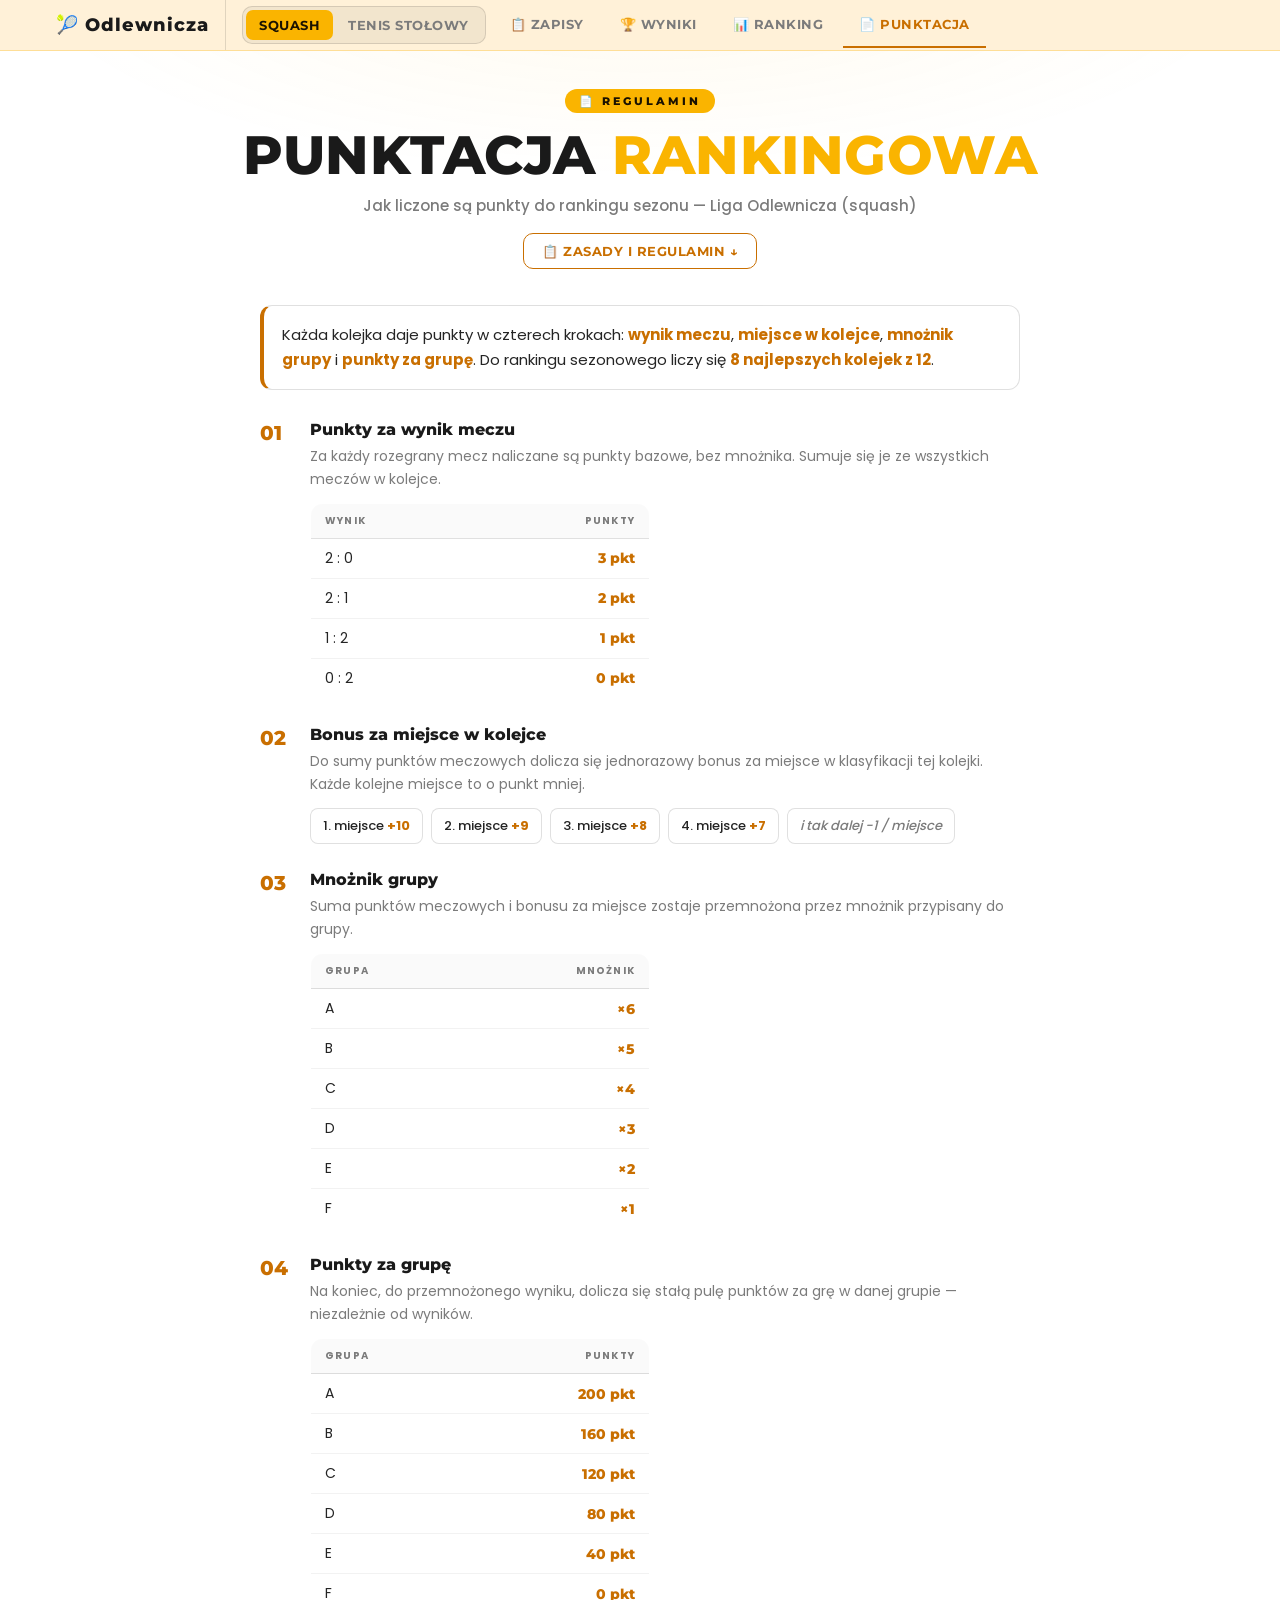
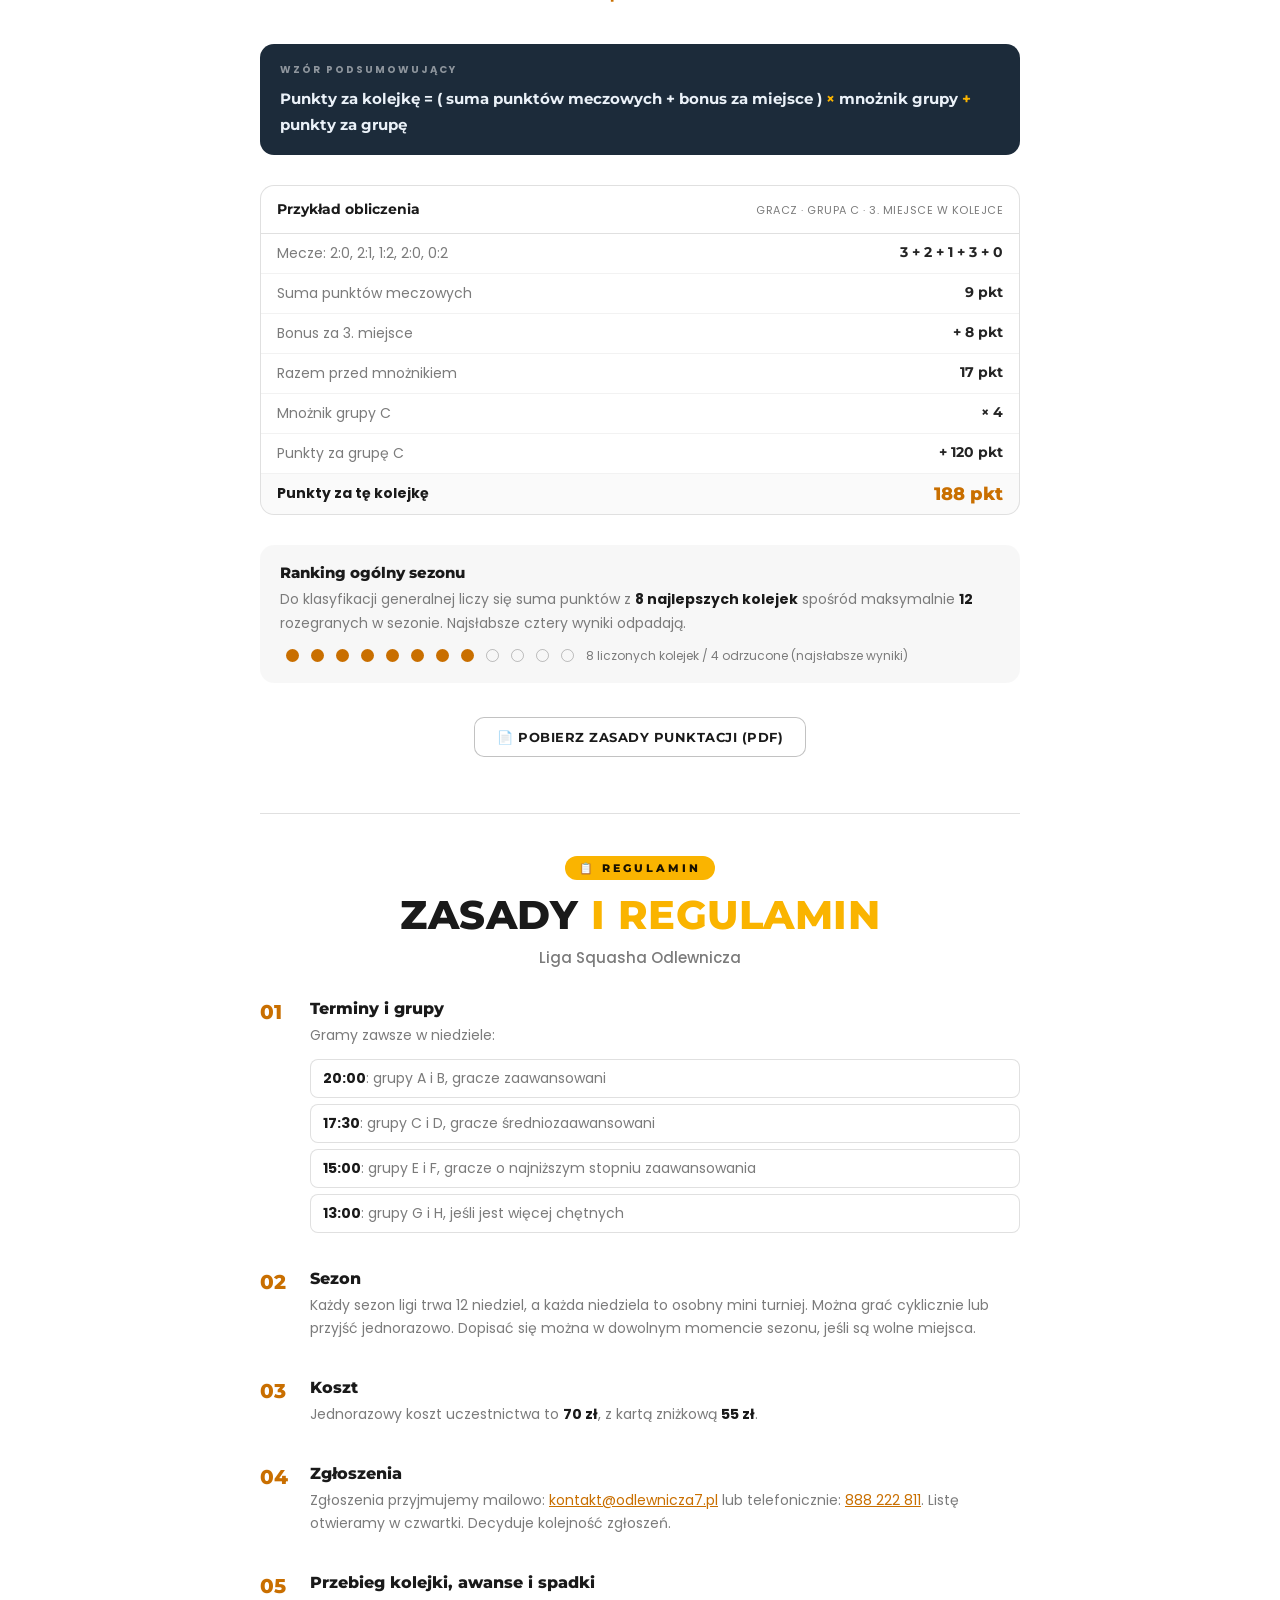
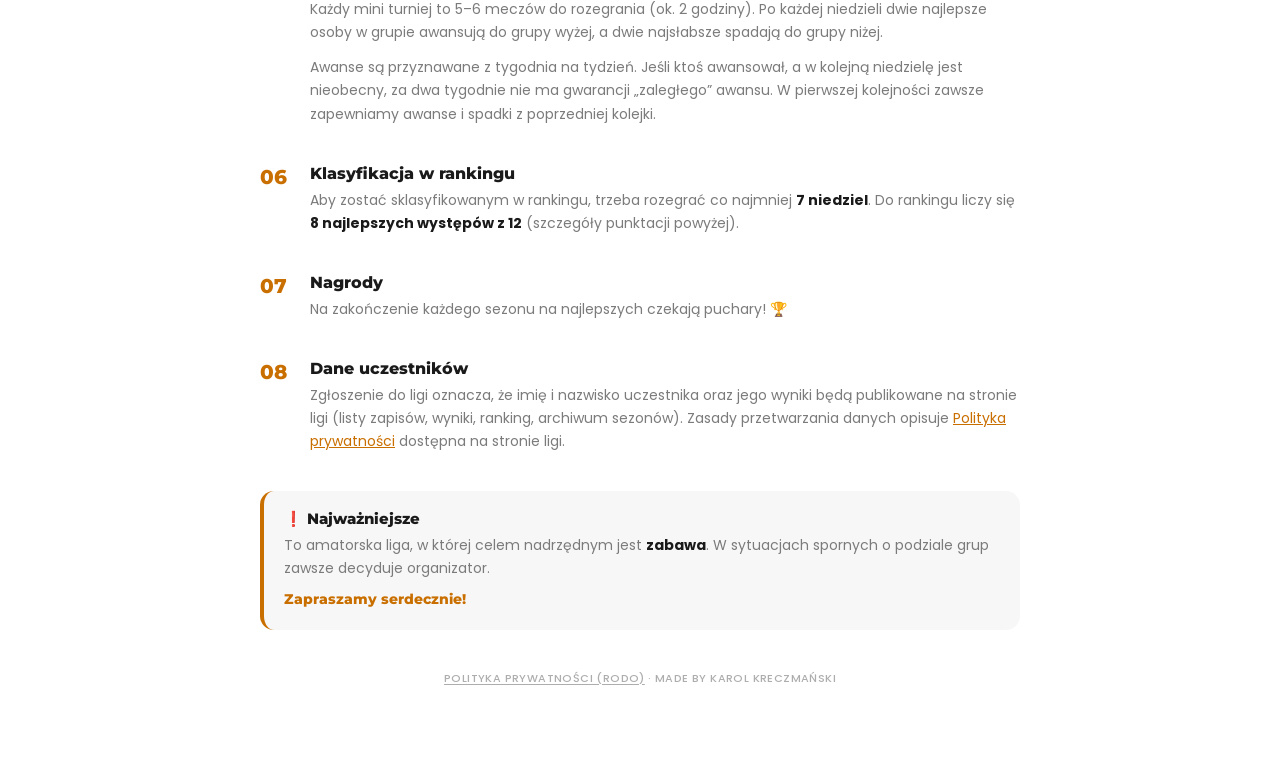
<file: punktacja.html>
<!DOCTYPE html>
<html lang="pl">
<head>
<meta charset="UTF-8" />
<meta name="viewport" content="width=device-width, initial-scale=1.0" />
<title>Liga Squasha Odlewnicza — Punktacja</title>
<link href="pliki/fonts/fonts.css" rel="stylesheet" />
<style>
  *, *::before, *::after { box-sizing: border-box; margin: 0; padding: 0; }

  :root {
    --bg:        #ffffff;
    --surface:   rgba(0,0,0,0.03);
    --glass:     rgba(0,0,0,0.04);
    --border:    rgba(0,0,0,0.12);
    --border-hi: rgba(0,0,0,0.24);
    --muted:     #7b7b7b;
    --text:      #242424;
    --accent:    #fab400;
    --accent-dk: #c96f00;
    --accent2:   #1a1a1a;
    --red: #d64545;
    --accent-day: #c96f00;   /* akcent dyscypliny — squash */
  }

  html { scroll-behavior: smooth; }
  body {
    background: var(--bg); color: var(--text);
    font-family: 'Poppins', 'Arial', sans-serif;
    min-height: 100vh; padding: 0 0 80px; position: relative;
  }
  body::before {
    content: ''; position: fixed; inset: 0;
    background: radial-gradient(ellipse 90% 45% at 50% -5%, rgba(250,180,0,0.07) 0%, transparent 55%);
    pointer-events: none; z-index: 0;
  }

  /* ── NAV ── */
  .nav { background: rgba(255,241,214,0.94); border-bottom: 1px solid rgba(250,180,0,0.3); position: sticky; top: 0; z-index: 100; backdrop-filter: blur(16px); -webkit-backdrop-filter: blur(16px); }
  .nav-inner { max-width: 1200px; margin: 0 auto; display: flex; align-items: center; gap: 4px; overflow-x: auto; scrollbar-width: none; padding: 0 16px; }
  .nav-inner::-webkit-scrollbar { display: none; }
  .nav-logo { font-family: 'Montserrat', sans-serif; font-weight: 800; font-size: 18px; letter-spacing: 1px; color: var(--accent2); padding: 14px 16px 14px 0; margin-right: 8px; border-right: 1px solid var(--border); white-space: nowrap; flex-shrink: 0; }
  .nav-link { display: flex; align-items: center; gap: 6px; padding: 14px 16px; font-family: 'Montserrat', sans-serif; font-size: 13px; font-weight: 700; letter-spacing: 0.5px; color: var(--muted); text-decoration: none; border-bottom: 2px solid transparent; transition: color .15s, border-color .15s; white-space: nowrap; flex-shrink: 0; text-transform: uppercase; }
  .nav-link:hover { color: var(--accent2); }
  .nav-link.active { color: var(--accent-dk); border-bottom-color: var(--accent-dk); }

  /* ── PRZEŁĄCZNIK DYSCYPLINY (SQUASH / TENIS STOŁOWY) ── */
  .disc-switch { position: relative; display: inline-flex; align-self: center; flex-shrink: 0; order: 1; gap: 2px; padding: 3px; margin: 0 4px; border-radius: 10px; background: rgba(0,0,0,0.05); border: 1px solid var(--border); }
  .nav-inner .nav-link { order: 2; }
  .disc-tile { position: absolute; top: 3px; bottom: 3px; left: 0; width: 0; border-radius: 7px; background: #fab400; transition: transform .22s ease, width .22s ease, background .22s ease; z-index: 0; }
  .disc-opt { position: relative; z-index: 1; border: none; background: transparent; cursor: pointer; font-family: 'Montserrat', sans-serif; font-weight: 700; font-size: 13px; letter-spacing: 0.5px; text-transform: uppercase; white-space: nowrap; padding: 7px 13px; border-radius: 7px; color: var(--muted); transition: color .2s ease; }
  .disc-switch[data-active="squash"] .disc-tile { background: #fab400; }
  .disc-switch[data-active="tenis"]  .disc-tile { background: #2f7d5c; }
  .disc-opt:hover { color: var(--accent2); }
  .disc-switch[data-active="squash"] .disc-opt[data-disc="squash"] { color: #1a1200; }
  .disc-switch[data-active="tenis"]  .disc-opt[data-disc="tenis"]  { color: #ffffff; }
  .nav-break { display: none; }
  /* ── MOBILE: linki pod logo i przełącznikiem dyscypliny ── */
  @media (max-width: 640px) {
    .nav-inner { flex-wrap: wrap; overflow-x: visible; justify-content: center; row-gap: 0; }
    .nav-logo { border-right: none; margin-right: 0; padding-right: 0; }
    .nav-break { display: block; flex-basis: 100%; height: 0; order: 2; }
    .nav-inner .nav-link { order: 3; padding: 12px 9px; font-size: 12px; gap: 4px; }
  }

  /* ── PAGE ── */
  .page-wrap { padding: 36px 24px 0; position: relative; z-index: 1; max-width: 1900px; margin: 0 auto; }

  /* ── HEADER ── */
  .header { text-align: center; margin-bottom: 36px; }
  .pill { display: inline-block; background: var(--accent); color: #1a1200; font-family: 'Montserrat', sans-serif; font-size: 11px; font-weight: 800; letter-spacing: 3px; padding: 5px 14px; border-radius: 100px; margin-bottom: 14px; text-transform: uppercase; }
  h1 { font-family: 'Montserrat', sans-serif; font-weight: 800; font-size: clamp(32px, 6.5vw, 54px); line-height: 1.05; letter-spacing: 0.5px; text-transform: uppercase; color: var(--accent2); }
  h1 span { color: var(--accent); }
  .sub { font-size: 15px; font-weight: 500; color: var(--muted); margin-top: 10px; }

  /* ── FOOTER ── */
  footer { text-align: center; font-size: 11px; font-weight: 500; color: rgba(0,0,0,0.32); margin-top: 40px; letter-spacing: 0.4px; text-transform: uppercase; }

  /* ── PUNKTACJA (regulamin) ─────────────────────────────────── */
  .rules { max-width: 760px; margin: 0 auto; }

  .rules-intro { font-size: 15px; line-height: 1.7; color: var(--text); background: #fff; border: 1px solid var(--border); border-left: 4px solid var(--accent-day); border-radius: 12px; padding: 16px 18px; margin-bottom: 30px; }
  .rules-intro b { color: var(--accent-day); font-weight: 700; }

  .step { display: flex; gap: 16px; margin-bottom: 26px; }
  .step-num { flex-shrink: 0; font-family: 'Montserrat', sans-serif; font-weight: 800; font-size: 20px; color: var(--accent-day); width: 34px; line-height: 1.3; }
  .step-body { flex: 1; min-width: 0; }
  .step-body h3 { font-family: 'Montserrat', sans-serif; font-weight: 800; font-size: 16px; color: var(--accent2); margin-bottom: 6px; }
  .step-body p { font-size: 14px; line-height: 1.65; color: var(--muted); margin-bottom: 12px; }

  .r-table { width: 100%; max-width: 340px; border-collapse: collapse; font-size: 14px; background: #fff; border: 1px solid var(--border); border-radius: 12px; overflow: hidden; }
  .r-table th { text-align: left; font-family: 'Poppins', sans-serif; font-size: 10px; font-weight: 700; letter-spacing: 1.2px; text-transform: uppercase; color: var(--muted); padding: 9px 14px; background: rgba(0,0,0,0.02); border-bottom: 1px solid var(--border); }
  .r-table td { padding: 9px 14px; border-bottom: 1px solid rgba(0,0,0,0.05); }
  .r-table tr:last-child td { border-bottom: none; }
  .r-table th:last-child, .r-table td:last-child { text-align: right; }
  .r-table td:last-child { font-family: 'Montserrat', sans-serif; font-weight: 800; color: var(--accent-day); white-space: nowrap; }

  .chips { display: flex; flex-wrap: wrap; gap: 8px; }
  .chip { font-family: 'Poppins', sans-serif; font-size: 13px; font-weight: 500; padding: 7px 12px; border-radius: 8px; background: #fff; border: 1px solid var(--border); white-space: nowrap; }
  .chip b { color: var(--accent-day); font-weight: 700; }
  .chip.muted { color: var(--muted); font-style: italic; }

  .formula { background: #1c2b3a; color: #eaf1f8; border-radius: 14px; padding: 18px 20px; margin: 30px 0; }
  .formula .label { font-family: 'Poppins', sans-serif; font-size: 10px; font-weight: 700; letter-spacing: 2px; text-transform: uppercase; color: rgba(255,255,255,0.5); margin-bottom: 8px; }
  .formula .eq { font-family: 'Montserrat', sans-serif; font-size: 15px; font-weight: 700; line-height: 1.7; }
  .formula .eq b { color: var(--accent); }

  .example { background: #fff; border: 1px solid var(--border); border-radius: 14px; overflow: hidden; margin-bottom: 30px; }
  .example-head { display: flex; justify-content: space-between; align-items: baseline; gap: 10px; flex-wrap: wrap; padding: 14px 16px; border-bottom: 1px solid var(--border); }
  .example-head strong { font-family: 'Montserrat', sans-serif; font-size: 14px; color: var(--accent2); }
  .example-head span { font-family: 'Poppins', sans-serif; font-size: 11px; letter-spacing: .5px; text-transform: uppercase; color: var(--muted); }
  .example-row { display: flex; justify-content: space-between; gap: 12px; padding: 9px 16px; font-size: 14px; border-bottom: 1px solid rgba(0,0,0,0.05); }
  .example-row .k { color: var(--muted); }
  .example-row .v { font-family: 'Montserrat', sans-serif; font-weight: 700; white-space: nowrap; }
  .example-row.total { border-bottom: none; background: rgba(0,0,0,0.02); }
  .example-row.total .k { color: var(--accent2); font-weight: 700; }
  .example-row.total .v { color: var(--accent-day); font-size: 18px; font-weight: 800; }

  .season-note { background: rgba(0,0,0,0.03); border-radius: 14px; padding: 18px 20px; }
  .season-note h3 { font-family: 'Montserrat', sans-serif; font-weight: 800; font-size: 15px; color: var(--accent2); margin-bottom: 6px; }
  .season-note p { font-size: 14px; line-height: 1.65; color: var(--muted); }
  .season-note p b { color: var(--accent2); }
  .dots { display: flex; flex-wrap: wrap; gap: 6px; margin-top: 12px; align-items: center; }
  .dot { width: 13px; height: 13px; border-radius: 50%; background: var(--accent-day); }
  .dot.off { background: transparent; border: 1.5px solid var(--border-hi); }
  .dots span { font-family: 'Poppins', sans-serif; font-size: 12px; color: var(--muted); margin-left: 6px; }

  .dl-row { text-align: center; margin: 34px 0 6px; }
  .dl-btn { display: inline-flex; align-items: center; gap: 8px; font-family: 'Montserrat', sans-serif; font-weight: 700; font-size: 13px; letter-spacing: .5px; text-transform: uppercase; text-decoration: none; color: var(--accent2); background: #fff; border: 1.5px solid var(--border-hi); border-radius: 10px; padding: 11px 22px; transition: border-color .15s, color .15s; }
  .dl-btn:hover { border-color: var(--accent-day); color: var(--accent-day); }

  /* ── ZASADY I REGULAMIN ── */
  .rules-link { display: inline-block; margin-top: 16px; font-family: 'Montserrat', sans-serif; font-weight: 700; font-size: 13px; letter-spacing: .5px; text-transform: uppercase; color: var(--accent-day); text-decoration: none; border: 1.5px solid var(--accent-day); border-radius: 10px; padding: 9px 18px; transition: background .15s, color .15s; }
  .rules-link:hover { background: var(--accent-day); color: #fff; }
  .reg { margin-top: 56px; padding-top: 40px; border-top: 1px solid var(--border); scroll-margin-top: 60px; }
  .reg-head { text-align: center; margin-bottom: 30px; }
  .reg-head h2 { font-family: 'Montserrat', sans-serif; font-weight: 800; font-size: clamp(26px, 5vw, 40px); line-height: 1.05; letter-spacing: 0.5px; color: var(--accent2); }
  .reg-head h2 span { color: var(--accent); }
  .reg-list { list-style: none; display: grid; gap: 6px; margin-bottom: 10px; }
  .reg-list li { font-size: 14px; line-height: 1.5; color: var(--muted); padding: 8px 12px; background: #fff; border: 1px solid var(--border); border-radius: 8px; }
  .reg-list b, .reg .step-body p b { color: var(--accent2); font-weight: 700; }
  .reg .step-body a { color: var(--accent-day); }
  .reg-final { border-left: 4px solid var(--accent-day); }
  .reg-final p + p { margin-top: 8px; }
  .reg-invite { font-family: 'Montserrat', sans-serif; font-weight: 800; color: var(--accent-day) !important; }

  @media (max-width: 640px) {
    .step { gap: 10px; }
    .step-num { width: 24px; font-size: 17px; }
    .page-wrap { padding: 28px 16px 0; }
  }
  footer a.privacy-link { color: inherit; text-decoration: underline; text-underline-offset: 2px; }
  footer a.privacy-link:hover { color: var(--accent-dk); }
</style>
</head>
<body>

<nav class="nav">
  <div class="nav-inner">
    <div class="nav-logo">🎾 Odlewnicza</div>
    <span class="nav-break"></span>
    <a class="nav-link"        data-sec="index"     href="index.html">📋 Zapisy</a>
    <a class="nav-link"        data-sec="wyniki"    href="wyniki.html">🏆 Wyniki</a>
    <a class="nav-link"        data-sec="ranking"   href="ranking.html">📊 Ranking</a>
    <a class="nav-link active" data-sec="punktacja" href="punktacja.html">📄 Punktacja</a>
    <div class="disc-switch">
      <span class="disc-tile"></span>
      <button type="button" class="disc-opt" data-disc="squash">SQUASH</button>
      <button type="button" class="disc-opt" data-disc="tenis">TENIS STOŁOWY</button>
    </div>
  </div>
</nav>

<!-- ═══ PRZEŁĄCZNIK DYSCYPLINY ══════════════════════════════════ -->
<script>
  window.__PAGE_DISC = "squash";
  window.__PAGE_SEC  = "punktacja";
</script>
<script>
(function () {
  var KEY = "odlewnicza_disc";
  var PAGE_DISC = window.__PAGE_DISC;
  var PAGE_SEC  = window.__PAGE_SEC;
  var MAP = {
    squash: { index: "index.html",       wyniki: "wyniki.html",       ranking: "ranking.html",       punktacja: "punktacja.html" },
    tenis:  { index: "index-tenis.html", wyniki: "wyniki-tenis.html", ranking: "ranking-tenis.html", punktacja: "punktacja-tenis.html" }
  };
  var stored = null;
  try { stored = localStorage.getItem(KEY); } catch (e) {}
  if ((stored === "squash" || stored === "tenis") && stored !== PAGE_DISC) {
    location.replace(MAP[stored][PAGE_SEC]);
    return;
  }
  try { localStorage.setItem(KEY, PAGE_DISC); } catch (e) {}

  document.addEventListener("DOMContentLoaded", function () {
    document.querySelectorAll(".nav-link[data-sec]").forEach(function (a) {
      a.setAttribute("href", MAP[PAGE_DISC][a.dataset.sec]);
    });
    var sw = document.querySelector(".disc-switch");
    if (!sw) return;
    sw.dataset.active = PAGE_DISC;
    var tile = sw.querySelector(".disc-tile");
    function place() {
      var act = sw.querySelector('.disc-opt[data-disc="' + sw.dataset.active + '"]');
      if (!act) return;
      tile.style.width = act.offsetWidth + "px";
      tile.style.transform = "translateX(" + act.offsetLeft + "px)";
    }
    place();
    window.addEventListener("resize", place);
    if (document.fonts && document.fonts.ready) document.fonts.ready.then(place);
    sw.querySelectorAll(".disc-opt").forEach(function (btn) {
      btn.addEventListener("click", function () {
        var d = btn.dataset.disc;
        if (d === PAGE_DISC) return;
        try { localStorage.setItem(KEY, d); } catch (e) {}
        location.href = MAP[d][PAGE_SEC];
      });
    });
  });
})();
</script>

<div class="page-wrap">
  <div class="header">
    <div class="pill">📄 Regulamin</div>
    <h1>PUNKTACJA <span>RANKINGOWA</span></h1>
    <p class="sub">Jak liczone są punkty do rankingu sezonu — Liga Odlewnicza (squash)</p>
    <a class="rules-link" href="#regulamin">📋 Zasady i regulamin ↓</a>
  </div>

  <div class="rules">

    <p class="rules-intro">
      Każda kolejka daje punkty w czterech krokach: <b>wynik meczu</b>, <b>miejsce w kolejce</b>,
      <b>mnożnik grupy</b> i <b>punkty za grupę</b>. Do rankingu sezonowego liczy się
      <b>8 najlepszych kolejek z 12</b>.
    </p>

    <div class="step">
      <div class="step-num">01</div>
      <div class="step-body">
        <h3>Punkty za wynik meczu</h3>
        <p>Za każdy rozegrany mecz naliczane są punkty bazowe, bez mnożnika. Sumuje się je ze wszystkich meczów w kolejce.</p>
        <table class="r-table">
          <thead><tr><th>Wynik</th><th>Punkty</th></tr></thead>
          <tbody>
            <tr><td>2 : 0</td><td>3 pkt</td></tr>
            <tr><td>2 : 1</td><td>2 pkt</td></tr>
            <tr><td>1 : 2</td><td>1 pkt</td></tr>
            <tr><td>0 : 2</td><td>0 pkt</td></tr>
          </tbody>
        </table>
      </div>
    </div>

    <div class="step">
      <div class="step-num">02</div>
      <div class="step-body">
        <h3>Bonus za miejsce w kolejce</h3>
        <p>Do sumy punktów meczowych dolicza się jednorazowy bonus za miejsce w klasyfikacji tej kolejki. Każde kolejne miejsce to o punkt mniej.</p>
        <div class="chips">
          <span class="chip">1. miejsce <b>+10</b></span>
          <span class="chip">2. miejsce <b>+9</b></span>
          <span class="chip">3. miejsce <b>+8</b></span>
          <span class="chip">4. miejsce <b>+7</b></span>
          <span class="chip muted">i tak dalej −1 / miejsce</span>
        </div>
      </div>
    </div>

    <div class="step">
      <div class="step-num">03</div>
      <div class="step-body">
        <h3>Mnożnik grupy</h3>
        <p>Suma punktów meczowych i bonusu za miejsce zostaje przemnożona przez mnożnik przypisany do grupy.</p>
        <table class="r-table">
          <thead><tr><th>Grupa</th><th>Mnożnik</th></tr></thead>
          <tbody>
            <tr><td>A</td><td>×6</td></tr>
            <tr><td>B</td><td>×5</td></tr>
            <tr><td>C</td><td>×4</td></tr>
            <tr><td>D</td><td>×3</td></tr>
            <tr><td>E</td><td>×2</td></tr>
            <tr><td>F</td><td>×1</td></tr>
          </tbody>
        </table>
      </div>
    </div>

    <div class="step">
      <div class="step-num">04</div>
      <div class="step-body">
        <h3>Punkty za grupę</h3>
        <p>Na koniec, do przemnożonego wyniku, dolicza się stałą pulę punktów za grę w danej grupie — niezależnie od wyników.</p>
        <table class="r-table">
          <thead><tr><th>Grupa</th><th>Punkty</th></tr></thead>
          <tbody>
            <tr><td>A</td><td>200 pkt</td></tr>
            <tr><td>B</td><td>160 pkt</td></tr>
            <tr><td>C</td><td>120 pkt</td></tr>
            <tr><td>D</td><td>80 pkt</td></tr>
            <tr><td>E</td><td>40 pkt</td></tr>
            <tr><td>F</td><td>0 pkt</td></tr>
          </tbody>
        </table>
      </div>
    </div>

    <div class="formula">
      <div class="label">Wzór podsumowujący</div>
      <div class="eq">Punkty za kolejkę = ( suma punktów meczowych + bonus za miejsce ) <b>×</b> mnożnik grupy <b>+</b> punkty za grupę</div>
    </div>

    <div class="example">
      <div class="example-head">
        <strong>Przykład obliczenia</strong>
        <span>gracz · grupa C · 3. miejsce w kolejce</span>
      </div>
      <div class="example-row"><span class="k">Mecze: 2:0, 2:1, 1:2, 2:0, 0:2</span><span class="v">3 + 2 + 1 + 3 + 0</span></div>
      <div class="example-row"><span class="k">Suma punktów meczowych</span><span class="v">9 pkt</span></div>
      <div class="example-row"><span class="k">Bonus za 3. miejsce</span><span class="v">+ 8 pkt</span></div>
      <div class="example-row"><span class="k">Razem przed mnożnikiem</span><span class="v">17 pkt</span></div>
      <div class="example-row"><span class="k">Mnożnik grupy C</span><span class="v">× 4</span></div>
      <div class="example-row"><span class="k">Punkty za grupę C</span><span class="v">+ 120 pkt</span></div>
      <div class="example-row total"><span class="k">Punkty za tę kolejkę</span><span class="v">188 pkt</span></div>
    </div>

    <div class="season-note">
      <h3>Ranking ogólny sezonu</h3>
      <p>Do klasyfikacji generalnej liczy się suma punktów z <b>8 najlepszych kolejek</b> spośród maksymalnie <b>12</b> rozegranych w sezonie. Najsłabsze cztery wyniki odpadają.</p>
      <div class="dots">
        <span class="dot"></span><span class="dot"></span><span class="dot"></span><span class="dot"></span>
        <span class="dot"></span><span class="dot"></span><span class="dot"></span><span class="dot"></span>
        <span class="dot off"></span><span class="dot off"></span><span class="dot off"></span><span class="dot off"></span>
        <span>8 liczonych kolejek / 4 odrzucone (najsłabsze wyniki)</span>
      </div>
    </div>

    <div class="dl-row">
      <a class="dl-btn" href="pliki/punktacja-odlewnicza.pdf" target="_blank" rel="noopener">📄 Pobierz zasady punktacji (PDF)</a>
    </div>

    <!-- ═══ ZASADY I REGULAMIN ═══════════════════════════════════════ -->
    <section class="reg" id="regulamin">
      <div class="reg-head">
        <div class="pill">📋 Regulamin</div>
        <h2>ZASADY <span>I REGULAMIN</span></h2>
        <p class="sub">Liga Squasha Odlewnicza</p>
      </div>

      <div class="step">
        <div class="step-num">01</div>
        <div class="step-body">
          <h3>Terminy i grupy</h3>
          <p>Gramy zawsze w niedziele:</p>
          <ul class="reg-list">
            <li><b>20:00</b>: grupy A i B, gracze zaawansowani</li>
            <li><b>17:30</b>: grupy C i D, gracze średniozaawansowani</li>
            <li><b>15:00</b>: grupy E i F, gracze o najniższym stopniu zaawansowania</li>
            <li><b>13:00</b>: grupy G i H, jeśli jest więcej chętnych</li>
          </ul>
        </div>
      </div>

      <div class="step">
        <div class="step-num">02</div>
        <div class="step-body">
          <h3>Sezon</h3>
          <p>Każdy sezon ligi trwa 12 niedziel, a każda niedziela to osobny mini turniej. Można grać cyklicznie
            lub przyjść jednorazowo. Dopisać się można w dowolnym momencie sezonu, jeśli są wolne miejsca.</p>
        </div>
      </div>

      <div class="step">
        <div class="step-num">03</div>
        <div class="step-body">
          <h3>Koszt</h3>
          <p>Jednorazowy koszt uczestnictwa to <b>70 zł</b>, z kartą zniżkową <b>55 zł</b>.</p>
        </div>
      </div>

      <div class="step">
        <div class="step-num">04</div>
        <div class="step-body">
          <h3>Zgłoszenia</h3>
          <p>Zgłoszenia przyjmujemy mailowo: <a href="mailto:kontakt@odlewnicza7.pl">kontakt@odlewnicza7.pl</a>
            lub telefonicznie: <a href="tel:888222811">888 222 811</a>. Listę otwieramy w czwartki.
            Decyduje kolejność zgłoszeń.</p>
        </div>
      </div>

      <div class="step">
        <div class="step-num">05</div>
        <div class="step-body">
          <h3>Przebieg kolejki, awanse i spadki</h3>
          <p>Każdy mini turniej to 5–6 meczów do rozegrania (ok. 2 godziny). Po każdej niedzieli dwie najlepsze
            osoby w grupie awansują do grupy wyżej, a dwie najsłabsze spadają do grupy niżej.</p>
          <p>Awanse są przyznawane z tygodnia na tydzień. Jeśli ktoś awansował, a w kolejną niedzielę jest
            nieobecny, za dwa tygodnie nie ma gwarancji „zaległego” awansu. W pierwszej kolejności zawsze
            zapewniamy awanse i spadki z poprzedniej kolejki.</p>
        </div>
      </div>

      <div class="step">
        <div class="step-num">06</div>
        <div class="step-body">
          <h3>Klasyfikacja w rankingu</h3>
          <p>Aby zostać sklasyfikowanym w rankingu, trzeba rozegrać co najmniej <b>7 niedziel</b>. Do rankingu
            liczy się <b>8 najlepszych występów z 12</b> (szczegóły punktacji powyżej).</p>
        </div>
      </div>

      <div class="step">
        <div class="step-num">07</div>
        <div class="step-body">
          <h3>Nagrody</h3>
          <p>Na zakończenie każdego sezonu na najlepszych czekają puchary! 🏆</p>
        </div>
      </div>

      <div class="step">
        <div class="step-num">08</div>
        <div class="step-body">
          <h3>Dane uczestników</h3>
          <p>Zgłoszenie do ligi oznacza, że imię i nazwisko uczestnika oraz jego wyniki będą publikowane na stronie
            ligi (listy zapisów, wyniki, ranking, archiwum sezonów). Zasady przetwarzania danych opisuje
            <a href="polityka-prywatnosci.html">Polityka prywatności</a> dostępna na stronie ligi.</p>
        </div>
      </div>

      <div class="season-note reg-final">
        <h3>❗ Najważniejsze</h3>
        <p>To amatorska liga, w której celem nadrzędnym jest <b>zabawa</b>. W sytuacjach spornych o podziale
          grup zawsze decyduje organizator.</p>
        <p class="reg-invite">Zapraszamy serdecznie!</p>
      </div>
    </section>

  </div>

  <footer><a class="privacy-link" href="polityka-prywatnosci.html">Polityka prywatności (RODO)</a> · Made by Karol Kreczmański</footer>
</div>

</body>
</html>
</file>
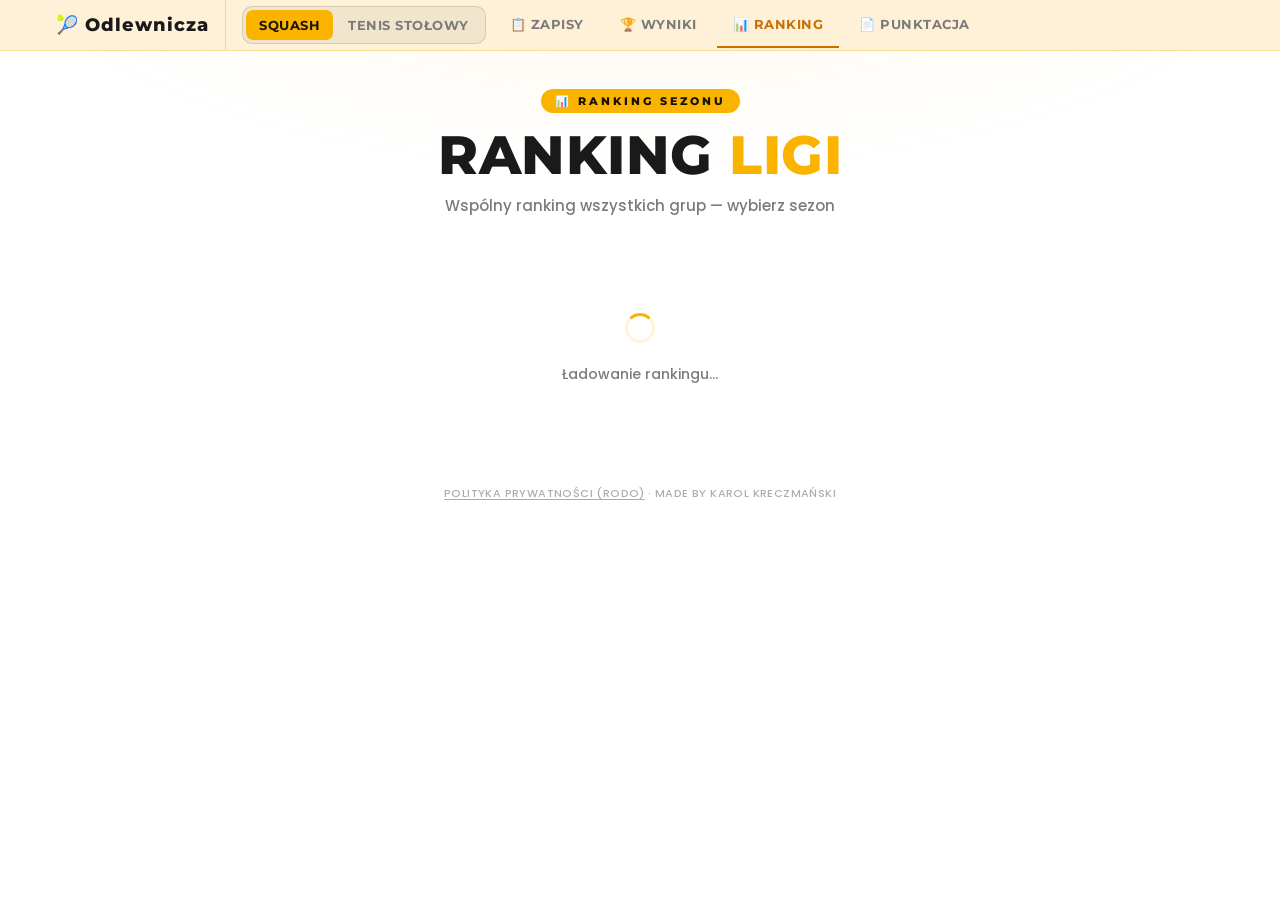
<file: ranking-tenis.html>
<!DOCTYPE html>
<html lang="pl">
<head>
<meta charset="UTF-8" />
<meta name="viewport" content="width=device-width, initial-scale=1.0" />
<meta name="robots" content="noindex, nofollow" />
<title>Liga Tenisa Stołowego — Ranking</title>
<link href="pliki/fonts/fonts.css" rel="stylesheet" />
<style>
  *, *::before, *::after { box-sizing: border-box; margin: 0; padding: 0; }

  :root {
    --bg:        #ffffff;
    --surface:   rgba(0,0,0,0.03);
    --glass:     rgba(0,0,0,0.04);
    --border:    rgba(0,0,0,0.12);
    --border-hi: rgba(0,0,0,0.24);
    --muted:     #7b7b7b;
    --text:      #242424;
    --accent:    #2f7d5c;
    --accent-dk: #1f5b42;
    --accent2:   #1a1a1a;
    --red: #d64545;
  }

  html { scroll-behavior: smooth; }
  body {
    background: var(--bg); color: var(--text);
    font-family: 'Poppins', 'Arial', sans-serif;
    min-height: 100vh; padding: 0 0 80px; position: relative;
  }
  body::before {
    content: ''; position: fixed; inset: 0;
    background: radial-gradient(ellipse 90% 45% at 50% -5%, rgba(47,125,92,0.08) 0%, transparent 55%);
    pointer-events: none; z-index: 0;
  }

  /* ── NAV ── */
  .nav { background: rgba(224,242,234,0.94); border-bottom: 1px solid rgba(47,125,92,0.3); position: sticky; top: 0; z-index: 100; backdrop-filter: blur(16px); -webkit-backdrop-filter: blur(16px); }
  .nav-inner { max-width: 1200px; margin: 0 auto; display: flex; align-items: center; gap: 4px; overflow-x: auto; scrollbar-width: none; padding: 0 16px; }
  .nav-inner::-webkit-scrollbar { display: none; }
  .nav-logo { font-family: 'Montserrat', sans-serif; font-weight: 800; font-size: 18px; letter-spacing: 1px; color: var(--accent2); padding: 14px 16px 14px 0; margin-right: 8px; border-right: 1px solid var(--border); white-space: nowrap; flex-shrink: 0; }
  .nav-link { display: flex; align-items: center; gap: 6px; padding: 14px 16px; font-family: 'Montserrat', sans-serif; font-size: 13px; font-weight: 700; letter-spacing: 0.5px; color: var(--muted); text-decoration: none; border-bottom: 2px solid transparent; transition: color .15s, border-color .15s; white-space: nowrap; flex-shrink: 0; text-transform: uppercase; }
  .nav-link:hover { color: var(--accent2); }
  .nav-link.active { color: var(--accent-dk); border-bottom-color: var(--accent-dk); }

  /* ── PRZEŁĄCZNIK DYSCYPLINY (SQUASH / TENIS STOŁOWY) ── */
  .disc-switch { position: relative; display: inline-flex; align-self: center; flex-shrink: 0; order: 1; gap: 2px; padding: 3px; margin: 0 4px; border-radius: 10px; background: rgba(0,0,0,0.05); border: 1px solid var(--border); }
  .nav-inner .nav-link { order: 2; }
  .disc-tile { position: absolute; top: 3px; bottom: 3px; left: 0; width: 0; border-radius: 7px; background: #fab400; transition: transform .22s ease, width .22s ease, background .22s ease; z-index: 0; }
  .disc-opt { position: relative; z-index: 1; border: none; background: transparent; cursor: pointer; font-family: 'Montserrat', sans-serif; font-weight: 700; font-size: 13px; letter-spacing: 0.5px; text-transform: uppercase; white-space: nowrap; padding: 7px 13px; border-radius: 7px; color: var(--muted); transition: color .2s ease; }
  .disc-switch[data-active="squash"] .disc-tile { background: #fab400; }
  .disc-switch[data-active="tenis"]  .disc-tile { background: #2f7d5c; }
  .disc-opt:hover { color: var(--accent2); }
  .disc-switch[data-active="squash"] .disc-opt[data-disc="squash"] { color: #1a1200; }
  .disc-switch[data-active="tenis"]  .disc-opt[data-disc="tenis"]  { color: #ffffff; }
  .nav-break { display: none; }
  /* ── MOBILE: WYNIKI / RANKING pod logo i przełącznikiem dyscypliny ── */
  @media (max-width: 640px) {
    .nav-inner { flex-wrap: wrap; overflow-x: visible; justify-content: center; row-gap: 0; }
    .nav-logo { border-right: none; margin-right: 0; padding-right: 0; }
    .nav-break { display: block; flex-basis: 100%; height: 0; order: 2; }
    .nav-inner .nav-link { order: 3; padding: 12px 9px; font-size: 12px; gap: 4px; }
  }

  /* ── PAGE ── */
  .page-wrap { padding: 36px 24px 0; position: relative; z-index: 1; max-width: 1900px; margin: 0 auto; }

  /* ── HEADER ── */
  .header { text-align: center; margin-bottom: 36px; }
  .pill { display: inline-block; background: var(--accent); color: #1a1200; font-family: 'Montserrat', sans-serif; font-size: 11px; font-weight: 800; letter-spacing: 3px; padding: 5px 14px; border-radius: 100px; margin-bottom: 14px; text-transform: uppercase; }
  h1 { font-family: 'Montserrat', sans-serif; font-weight: 800; font-size: clamp(32px, 6.5vw, 54px); line-height: 1.05; letter-spacing: 0.5px; text-transform: uppercase; color: var(--accent2); }
  h1 span { color: var(--accent); }
  .sub { font-size: 15px; font-weight: 500; color: var(--muted); margin-top: 10px; }

  /* ── SELECTOR ROWS ── */
  .selector-row { display: flex; gap: 8px; margin-bottom: 14px; flex-wrap: wrap; align-items: center; }
  .selector-label { font-size: 11px; font-weight: 700; letter-spacing: 1.5px; text-transform: uppercase; color: var(--muted); margin-right: 4px; white-space: nowrap; font-family: 'Poppins', sans-serif; }

  /* ── TABS (sezon) ── */
  .tab-btn {
    font-family: 'Montserrat', sans-serif; font-size: 12px; font-weight: 700;
    letter-spacing: 0.5px; text-transform: uppercase;
    padding: 7px 16px; border-radius: 9px; cursor: pointer;
    border: 1.5px solid var(--border);
    background: transparent; color: var(--muted);
    transition: all .15s; white-space: nowrap;
  }
  .tab-btn:hover { color: var(--accent2); border-color: var(--border-hi); }
  .tab-btn.active { color: #ffffff; border-color: transparent; }
  .tab-btn.latest::after { content: " ●"; font-size: 9px; color: var(--accent); }

  /* Przycisk ręcznego przeładowania */
  .refresh-btn {
    font-family: 'Montserrat', sans-serif; font-size: 11px; font-weight: 700;
    letter-spacing: 0.5px; text-transform: uppercase;
    padding: 6px 14px; border-radius: 8px; cursor: pointer;
    border: 1.5px solid var(--border);
    background: transparent; color: var(--muted);
    transition: all .15s; white-space: nowrap;
  }
  .refresh-btn::before { content: "⟳"; display: inline-block; margin-right: 6px; font-size: 13px; }
  .refresh-btn:hover:not(:disabled) { color: var(--accent2); border-color: var(--border-hi); }
  .refresh-btn:disabled { opacity: .55; cursor: default; }
  .refresh-btn.spin::before { animation: rfspin .8s linear infinite; }
  @keyframes rfspin { to { transform: rotate(360deg); } }
  .refresh-hint { font-size: 11px; color: var(--muted); font-family: 'Poppins', sans-serif; }

  /* ── SEKCJA ── */
  .section-title {
    font-family: 'Montserrat', sans-serif;
    font-weight: 800;
    font-size: 16px; letter-spacing: 1px; text-transform: uppercase; color: var(--muted);
    margin: 28px 0 12px;
    display: flex; align-items: center; gap: 10px;
  }
  .section-title::after { content: ''; flex: 1; height: 1px; background: var(--border); }

  /* ── TABLE CARD ── */
  .table-card {
    background: #ffffff;
    border: 1px solid var(--border);
    border-radius: 16px; overflow: hidden;
    box-shadow: 0 2px 14px rgba(0,0,0,0.05);
    position: relative; margin-bottom: 20px;
  }
  .table-card::before { content: ''; position: absolute; top: 0; left: 0; right: 0; height: 3px; background: var(--accent-day); }
  .table-scroll { overflow-x: auto; }

  /* ── RANKING TABLE ── */
  .rank-table { width: 100%; border-collapse: collapse; font-size: 14px; }
  .rank-table th { padding: 11px 13px; text-align: left; font-family: 'Poppins', sans-serif; font-size: 10px; font-weight: 700; letter-spacing: 1.2px; text-transform: uppercase; color: var(--muted); border-bottom: 1px solid var(--border); background: rgba(0,0,0,0.02); white-space: nowrap; }
  .rank-table th.c { text-align: center; }
  .rank-table td { padding: 10px 13px; border-bottom: 1px solid rgba(0,0,0,0.05); font-weight: 500; white-space: nowrap; color: var(--text); }
  .rank-table tr:last-child td { border-bottom: none; }
  .rank-table tr:hover td { background: rgba(0,0,0,0.015); }
  .rank-table td.c { text-align: center; }
  .pos-1 { font-family:'Montserrat',sans-serif; font-weight:800; font-size:15px; color:#c9960a; }
  .pos-2 { font-family:'Montserrat',sans-serif; font-weight:800; font-size:15px; color:#8a8a8a; }
  .pos-3 { font-family:'Montserrat',sans-serif; font-weight:800; font-size:15px; color:#a05a2c; }
  .pos-n { font-family:'Montserrat',sans-serif; font-weight:700; font-size:14px; color:var(--muted); }
  .pname { font-size:14px; font-weight:600; }
  .pname.t1 { color:#c9960a; }
  .pname.t2 { color:#7c7c7c; }
  .pname.t3 { color:#a05a2c; }
  .pts-cell { font-weight:800; text-align:center; }
  .ratio-cell { text-align:center; color:var(--muted); font-size:13px; }

  /* ── LOADING / ERROR ── */
  .state-box { text-align: center; padding: 60px 20px; color: var(--muted); }
  .state-box .icon { font-size: 48px; margin-bottom: 14px; }
  .state-box p { font-size: 14px; font-weight: 500; }
  .spinner { display: inline-block; width: 30px; height: 30px; border: 3px solid rgba(47,125,92,0.15); border-top-color: var(--accent); border-radius: 50%; animation: spin .7s linear infinite; margin-bottom: 14px; }
  @keyframes spin { to { transform: rotate(360deg); } }

  /* ── FOOTER ── */
  footer { text-align: center; font-size: 11px; font-weight: 500; color: rgba(0,0,0,0.32); margin-top: 40px; letter-spacing: 0.4px; text-transform: uppercase; }
  footer a.privacy-link { color: inherit; text-decoration: underline; text-underline-offset: 2px; }
  footer a.privacy-link:hover { color: var(--accent-dk); }
</style>
</head>
<body>

<!-- ═══ KONFIGURACJA ══════════════════════════════════════════ -->
<script>
  // ⬇ TODO: Wklej URL wdrożonego Web Appa z RANKINGIEM tenisa stołowego.
  //    Dopóki jest pusty, strona pokazuje komunikat „backend w przygotowaniu".
  //    Jeśli API tenisa ma ten sam kształt co squash (action=meta/ranking) — zadziała bez zmian.
  //    Jeśli kolumny rankingu będą inne, dostosuj HEADERS w Kod Ranking (tenis).gs.
  const RANKING_TENIS_URL = "https://script.google.com/macros/s/AKfycbwf0lHoZCd6h56xlCg09ZwXKoCqCA8HNarx6r49gXPtDMrEFWNeCTFV3Z9_mbwSm-6tMw/exec";
  const RANKING_URL = RANKING_TENIS_URL;

  const RANKING_COLOR = "#2f7d5c"; // kolor akcentu tabeli (zieleń „Środy" / tenisa)

  // Numer sezonu = ROK*10 + PORA_ROKU (1=Zima,2=Wiosna,3=Lato,4=Jesień)
  // — patrz komentarz w Kod Ranking Odlewnicza.gs. Etykieta liczona automatycznie.
  const SEASON_QUARTERS = ["", "Zima", "Wiosna", "Lato", "Jesień"];
  function seasonLabel(season) {
    const year = Math.floor(season / 10);
    const q = season % 10;
    return (SEASON_QUARTERS[q] || "Sezon") + " " + year;
  }
</script>
<!-- ══════════════════════════════════════════════════════════ -->

<nav class="nav">
  <div class="nav-inner">
    <div class="nav-logo" id="navLogo" style="cursor:default;touch-action:manipulation;">🏓 Odlewnicza</div>
    <span class="nav-break"></span>
    <a class="nav-link"        data-sec="index"   href="index-tenis.html">📋 Zapisy</a>
    <a class="nav-link"        data-sec="wyniki"  href="wyniki-tenis.html">🏆 Wyniki</a>
    <a class="nav-link active" data-sec="ranking" href="ranking-tenis.html">📊 Ranking</a>
    <a class="nav-link"        data-sec="punktacja" href="punktacja-tenis.html">📄 Punktacja</a>
    <div class="disc-switch">
      <span class="disc-tile"></span>
      <button type="button" class="disc-opt" data-disc="squash">SQUASH</button>
      <button type="button" class="disc-opt" data-disc="tenis">TENIS STOŁOWY</button>
    </div>
  </div>
</nav>

<!-- ═══ PRZEŁĄCZNIK DYSCYPLINY ══════════════════════════════════ -->
<script>
  window.__PAGE_DISC = "tenis";
  window.__PAGE_SEC  = "ranking";
</script>
<script>
(function () {
  var KEY = "odlewnicza_disc";
  var PAGE_DISC = window.__PAGE_DISC;
  var PAGE_SEC  = window.__PAGE_SEC;
  var MAP = {
    squash: { index: "index.html",       wyniki: "wyniki.html",       ranking: "ranking.html",       punktacja: "punktacja.html" },
    tenis:  { index: "index-tenis.html", wyniki: "wyniki-tenis.html", ranking: "ranking-tenis.html", punktacja: "punktacja-tenis.html" }
  };
  var stored = null;
  try { stored = localStorage.getItem(KEY); } catch (e) {}
  if ((stored === "squash" || stored === "tenis") && stored !== PAGE_DISC) {
    location.replace(MAP[stored][PAGE_SEC]);
    return;
  }
  try { localStorage.setItem(KEY, PAGE_DISC); } catch (e) {}

  document.addEventListener("DOMContentLoaded", function () {
    document.querySelectorAll(".nav-link[data-sec]").forEach(function (a) {
      a.setAttribute("href", MAP[PAGE_DISC][a.dataset.sec]);
    });
    var sw = document.querySelector(".disc-switch");
    if (!sw) return;
    sw.dataset.active = PAGE_DISC;
    var tile = sw.querySelector(".disc-tile");
    function place() {
      var act = sw.querySelector('.disc-opt[data-disc="' + sw.dataset.active + '"]');
      if (!act) return;
      tile.style.width = act.offsetWidth + "px";
      tile.style.transform = "translateX(" + act.offsetLeft + "px)";
    }
    place();
    window.addEventListener("resize", place);
    if (document.fonts && document.fonts.ready) document.fonts.ready.then(place);
    sw.querySelectorAll(".disc-opt").forEach(function (btn) {
      btn.addEventListener("click", function () {
        var d = btn.dataset.disc;
        if (d === PAGE_DISC) return;
        try { localStorage.setItem(KEY, d); } catch (e) {}
        location.href = MAP[d][PAGE_SEC];
      });
    });
  });
})();
</script>

<div class="page-wrap">
  <div class="header">
    <div class="pill">🏓 Ranking — Tenis Stołowy</div>
    <h1>RANKING <span>LIGI</span></h1>
    <p class="sub">Wspólny ranking wszystkich grup — wybierz sezon</p>
  </div>

  <!-- Selektor sezonu -->
  <div class="selector-row" id="seasonRow" style="display:none">
    <span class="selector-label">Sezon:</span>
    <div id="seasonTabs" style="display:flex;gap:6px;flex-wrap:wrap"></div>
  </div>

  <!-- Ręczne przeładowanie (omija cache serwera) -->
  <div class="selector-row" id="refreshRow" style="display:none">
    <button id="refreshBtn" class="refresh-btn" type="button">Przeładuj ranking</button>
    <span id="refreshHint" class="refresh-hint"></span>
  </div>

  <div id="tableArea">
    <div class="state-box">
      <div class="icon">📊</div>
      <p>Wybierz sezon aby zobaczyć ranking</p>
    </div>
  </div>

  <footer><a class="privacy-link" href="polityka-prywatnosci.html">Polityka prywatności (RODO)</a> · Made by Karol Kreczmański</footer>
</div>

<script>
// ══════════════════════════════════════════════════════════════
//  STATE
// ══════════════════════════════════════════════════════════════
let meta         = { seasons: [], latest: 1 };
let activeSeason = null;

// Przycisk „Przeładuj ranking" jest domyślnie ukryty — odblokowuje go
// potrójne kliknięcie w logo „Odlewnicza" (patrz na dole skryptu).
let refreshUnlocked = false;
try { refreshUnlocked = sessionStorage.getItem("odlewnicza_refresh") === "1"; } catch (e) {}

// ══════════════════════════════════════════════════════════════
//  API (JSONP — omija CORS przy wywołaniu z pliku lokalnego)
// ══════════════════════════════════════════════════════════════
// Pojedyncza próba zapytania JSONP z własnym limitem czasu.
function apiOnce(params, timeoutMs) {
  return new Promise((resolve, reject) => {
    const cb = "jsonp_" + Math.random().toString(36).slice(2);
    let script;
    const t = setTimeout(() => {
      // Spóźniona odpowiedź może jeszcze przyjść — zostawiamy pustą funkcję,
      // żeby nie było „ReferenceError: jsonp_… is not defined".
      window[cb] = () => { delete window[cb]; };
      if (script) script.remove();
      reject(new Error("timeout"));
    }, timeoutMs);
    window[cb] = data => {
      clearTimeout(t);
      delete window[cb];
      if (script) script.remove();
      resolve(data);
    };
    script = document.createElement("script");
    script.src = RANKING_URL + "?" + new URLSearchParams({ ...params, callback: cb });
    script.onerror = () => {
      clearTimeout(t);
      delete window[cb];
      if (script) script.remove();
      reject(new Error("błąd sieci"));
    };
    document.head.appendChild(script);
  });
}

// Google Apps Script bywa wolny (zimny start, wielu widzów naraz), więc
// ponawiamy zapytanie z rosnącym limitem czasu, zanim pokażemy błąd.
async function api(params) {
  const timeouts = [12000, 18000, 25000]; // ms — kolejne próby
  let lastErr;
  for (let i = 0; i < timeouts.length; i++) {
    try {
      return await apiOnce(params, timeouts[i]);
    } catch (e) {
      lastErr = e;
      if (i < timeouts.length - 1) {
        await new Promise(r => setTimeout(r, 700));
      }
    }
  }
  throw lastErr;
}

// ══════════════════════════════════════════════════════════════
//  INIT
// ══════════════════════════════════════════════════════════════
async function init() {
  if (!RANKING_TENIS_URL) {
    document.getElementById("seasonRow").style.display = "none";
    document.getElementById("tableArea").innerHTML =
      `<div class="state-box"><div class="icon">🏓</div>
         <p>Ranking tenisa stołowego pojawi się tu wkrótce.<br>
         Backend jest w przygotowaniu.</p></div>`;
    return;
  }
  showLoading();
  try {
    const res = await api({ action: "meta" });
    if (!res.ok) { showError(res.error); return; }
    meta = res.meta;
    activeSeason = meta.latest || 1;

    await loadRanking();
  } catch (e) {
    showError("Nie można połączyć się z serwerem: " + e.message);
  }
}

// ══════════════════════════════════════════════════════════════
//  RENDER: zakładki sezonu
// ══════════════════════════════════════════════════════════════
function renderSeasonTabs() {
  const row = document.getElementById("seasonRow");
  const el  = document.getElementById("seasonTabs");
  if (!meta.seasons || meta.seasons.length <= 1) { row.style.display = "none"; return; }

  el.innerHTML = "";
  row.style.display = "flex";

  const seasons = [...meta.seasons].sort((a, b) => b - a);
  const latest  = meta.latest;

  for (const s of seasons) {
    const btn = document.createElement("button");
    btn.className = "tab-btn"
      + (s === activeSeason ? " active" : "")
      + (s === latest ? " latest" : "");
    btn.textContent = seasonLabel(s);
    if (s === activeSeason) btn.style.background = RANKING_COLOR;
    btn.addEventListener("click", async () => {
      activeSeason = s;
      renderSeasonTabs();
      await loadRanking();
    });
    el.appendChild(btn);
  }
}

// ══════════════════════════════════════════════════════════════
//  LOAD: ranking sezonu
// ══════════════════════════════════════════════════════════════
let rankingInFlight = false;
async function loadRanking(silent = false, fresh = false) {
  if (silent && rankingInFlight) return;
  rankingInFlight = true;
  if (!silent) showLoading();
  renderSeasonTabs();

  try {
    const res = await api({
      action: "ranking",
      season: activeSeason,
      ...(fresh ? { fresh: 1 } : {}),
    });
    if (!res.ok) { if (!silent) showError(res.error); return; }
    renderTable(res.rows, res.headers);
    updateRefreshRow();
  } catch (e) {
    if (!silent) showError("Błąd pobierania danych: " + e.message);
  } finally {
    rankingInFlight = false;
  }
}

// Ranking odświeża się automatycznie tylko dla aktualnego sezonu.
function updateRefreshRow() {
  const row  = document.getElementById("refreshRow");
  const hint = document.getElementById("refreshHint");
  if (!row) return;
  if (!refreshUnlocked) { row.style.display = "none"; return; }
  row.style.display = "flex";
  if (hint) {
    hint.textContent = (activeSeason === meta.latest)
      ? "Aktualny sezon odświeża się automatycznie co 30 s."
      : "Zakończony sezon — nie odświeża się sam. Kliknij, jeśli zmieniałeś plik.";
  }
}

// ══════════════════════════════════════════════════════════════
//  RENDER: tabela rankingu
// ══════════════════════════════════════════════════════════════
function renderTable(rows, headers) {
  const area  = document.getElementById("tableArea");
  const color = RANKING_COLOR;

  if (!rows || rows.length === 0) {
    area.innerHTML = `<div class="state-box"><div class="icon">📭</div><p>Brak danych dla tego sezonu</p></div>`;
    return;
  }

  const title = mkSectionTitle("Ranking sezonu", color);

  const card = document.createElement("div");
  card.className = "table-card";
  card.style.setProperty("--accent-day", color);

  const scroll = document.createElement("div");
  scroll.className = "table-scroll";

  const table = document.createElement("table");
  table.className = "rank-table";

  // Nagłówek
  const thead = document.createElement("thead");
  const hr    = document.createElement("tr");
  headers.forEach((h, i) => {
    const th = document.createElement("th");
    th.textContent = h;
    if (i !== 1) th.className = "c"; // wyśrodkuj wszystko poza "Gracz"
    hr.appendChild(th);
  });
  thead.appendChild(hr);
  table.appendChild(thead);

  // Wiersze
  const tbody = document.createElement("tbody");
  rows.forEach(row => {
    const pos = parseInt(row[0]) || 0;
    const tr  = document.createElement("tr");

    row.forEach((val, i) => {
      const td = document.createElement("td");

      if (i === 0) {
        // Pozycja — medal
        td.className = "c";
        const posMap = { 1: "pos-1", 2: "pos-2", 3: "pos-3" };
        const sp = document.createElement("span");
        sp.className = posMap[pos] || "pos-n";
        sp.textContent = pos;
        td.appendChild(sp);

      } else if (i === 1) {
        // Gracz — kolorowe imię dla top 3
        const nameMap = { 1: "t1", 2: "t2", 3: "t3" };
        const sp = document.createElement("span");
        sp.className = "pname " + (nameMap[pos] || "");
        sp.textContent = val;
        td.appendChild(sp);

      } else if (i === 9) {
        // Suma punktów — wyróżniona kolorem grupy
        td.className = "pts-cell c";
        td.style.color = color;
        td.textContent = typeof val === "number" ? val.toFixed(2) : val;

      } else if (i >= 11) {
        // Ratio
        td.className = "ratio-cell c";
        td.textContent = typeof val === "number" ? val.toFixed(3) : val;

      } else {
        td.className = "c";
        td.textContent = typeof val === "number" ? (Number.isInteger(val) ? val : val.toFixed(2)) : val;
      }

      tr.appendChild(td);
    });
    tbody.appendChild(tr);
  });
  table.appendChild(tbody);

  scroll.appendChild(table);
  card.appendChild(scroll);

  area.innerHTML = "";
  area.appendChild(title);
  area.appendChild(card);
}

// ══════════════════════════════════════════════════════════════
//  POMOCNICZE
// ══════════════════════════════════════════════════════════════
function mkSectionTitle(text, color) {
  const div = document.createElement("div");
  div.className  = "section-title";
  div.style.color = color;
  div.textContent = text;
  return div;
}

function showLoading() {
  document.getElementById("tableArea").innerHTML =
    `<div class="state-box"><div class="spinner"></div><p>Ładowanie rankingu…</p></div>`;
}

function showError(msg) {
  document.getElementById("tableArea").innerHTML =
    `<div class="state-box"><div class="icon">❌</div><p>${msg}</p></div>`;
}

// ── AUTO-ODŚWIEŻANIE (tylko aktualny sezon, tylko aktywna karta) ─
setInterval(() => {
  if (document.hidden) return;
  if (activeSeason && activeSeason === meta.latest) loadRanking(true);
}, 30000);

document.addEventListener("visibilitychange", () => {
  if (!document.hidden && activeSeason && activeSeason === meta.latest) loadRanking(true);
});

// Przycisk „Przeładuj ranking" — pomija cache serwera.
(function () {
  const btn = document.getElementById("refreshBtn");
  if (!btn) return;
  btn.addEventListener("click", async () => {
    btn.classList.add("spin");
    btn.disabled = true;
    try { await loadRanking(false, true); }
    finally { btn.classList.remove("spin"); btn.disabled = false; }
  });
})();

// Potrójne kliknięcie w logo „Odlewnicza" pokazuje/ukrywa przycisk „Przeładuj ranking".
(function () {
  const logo = document.getElementById("navLogo");
  if (!logo) return;
  let clicks = 0, timer;
  logo.addEventListener("click", () => {
    clicks++;
    if (clicks === 1) timer = setTimeout(() => { clicks = 0; }, 800);
    if (clicks >= 3) {
      clearTimeout(timer);
      clicks = 0;
      refreshUnlocked = !refreshUnlocked;
      try { sessionStorage.setItem("odlewnicza_refresh", refreshUnlocked ? "1" : "0"); } catch (e) {}
      updateRefreshRow();
    }
  });
})();

// ── START ──────────────────────────────────────────────────────
init();
</script>
</body>
</html>
</file>
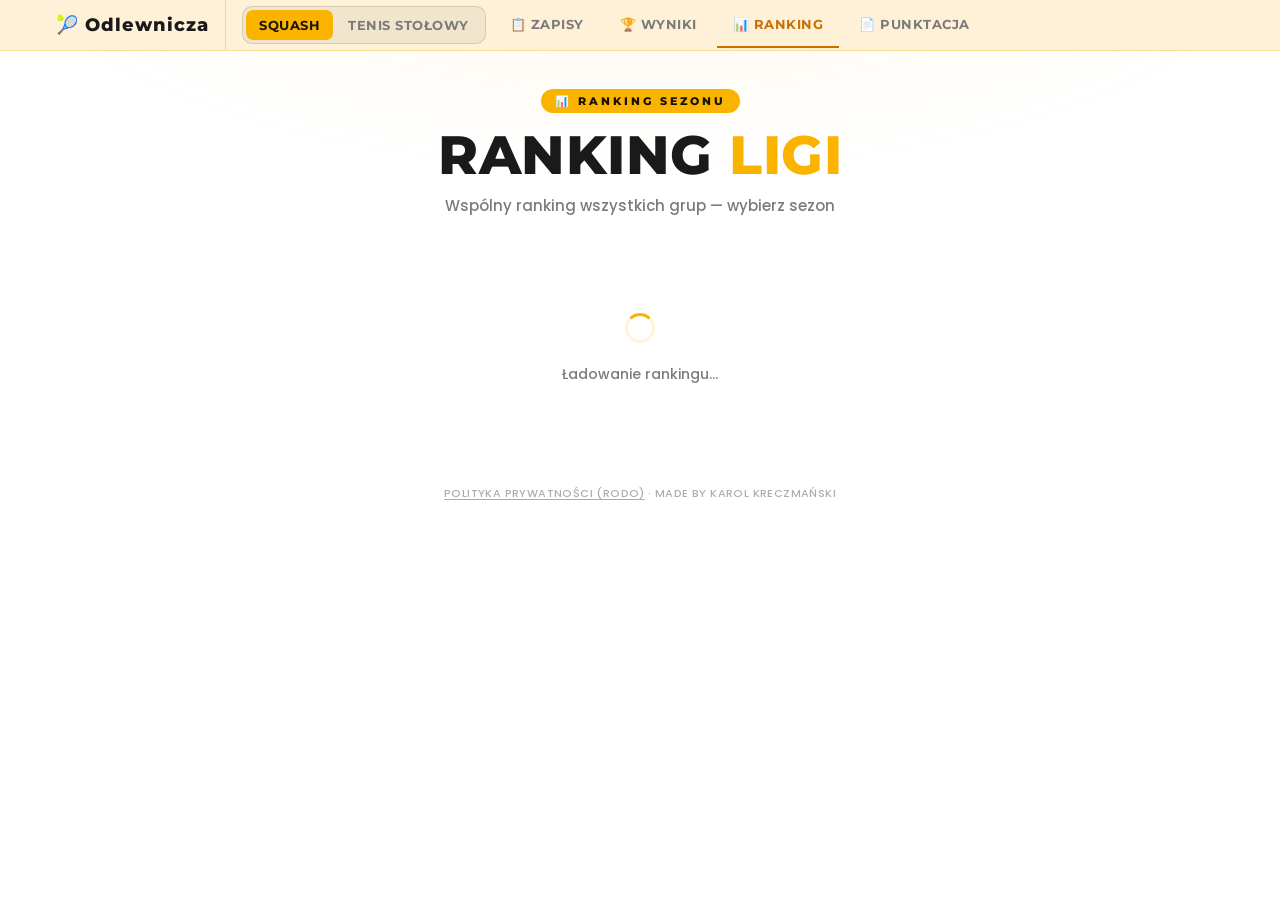
<file: ranking.html>
<!DOCTYPE html>
<html lang="pl">
<head>
<meta charset="UTF-8" />
<meta name="viewport" content="width=device-width, initial-scale=1.0" />
<meta name="robots" content="noindex, nofollow" />
<title>Liga Squasha Odlewnicza — Ranking</title>
<link href="pliki/fonts/fonts.css" rel="stylesheet" />
<style>
  *, *::before, *::after { box-sizing: border-box; margin: 0; padding: 0; }

  :root {
    --bg:        #ffffff;
    --surface:   rgba(0,0,0,0.03);
    --glass:     rgba(0,0,0,0.04);
    --border:    rgba(0,0,0,0.12);
    --border-hi: rgba(0,0,0,0.24);
    --muted:     #7b7b7b;
    --text:      #242424;
    --accent:    #fab400;
    --accent-dk: #c96f00;
    --accent2:   #1a1a1a;
    --red: #d64545;
  }

  html { scroll-behavior: smooth; }
  body {
    background: var(--bg); color: var(--text);
    font-family: 'Poppins', 'Arial', sans-serif;
    min-height: 100vh; padding: 0 0 80px; position: relative;
  }
  body::before {
    content: ''; position: fixed; inset: 0;
    background: radial-gradient(ellipse 90% 45% at 50% -5%, rgba(250,180,0,0.07) 0%, transparent 55%);
    pointer-events: none; z-index: 0;
  }

  /* ── NAV ── */
  .nav { background: rgba(255,241,214,0.94); border-bottom: 1px solid rgba(250,180,0,0.3); position: sticky; top: 0; z-index: 100; backdrop-filter: blur(16px); -webkit-backdrop-filter: blur(16px); }
  .nav-inner { max-width: 1200px; margin: 0 auto; display: flex; align-items: center; gap: 4px; overflow-x: auto; scrollbar-width: none; padding: 0 16px; }
  .nav-inner::-webkit-scrollbar { display: none; }
  .nav-logo { font-family: 'Montserrat', sans-serif; font-weight: 800; font-size: 18px; letter-spacing: 1px; color: var(--accent2); padding: 14px 16px 14px 0; margin-right: 8px; border-right: 1px solid var(--border); white-space: nowrap; flex-shrink: 0; }
  .nav-link { display: flex; align-items: center; gap: 6px; padding: 14px 16px; font-family: 'Montserrat', sans-serif; font-size: 13px; font-weight: 700; letter-spacing: 0.5px; color: var(--muted); text-decoration: none; border-bottom: 2px solid transparent; transition: color .15s, border-color .15s; white-space: nowrap; flex-shrink: 0; text-transform: uppercase; }
  .nav-link:hover { color: var(--accent2); }
  .nav-link.active { color: var(--accent-dk); border-bottom-color: var(--accent-dk); }

  /* ── PRZEŁĄCZNIK DYSCYPLINY (SQUASH / TENIS STOŁOWY) ── */
  .disc-switch { position: relative; display: inline-flex; align-self: center; flex-shrink: 0; order: 1; gap: 2px; padding: 3px; margin: 0 4px; border-radius: 10px; background: rgba(0,0,0,0.05); border: 1px solid var(--border); }
  .nav-inner .nav-link { order: 2; }
  .disc-tile { position: absolute; top: 3px; bottom: 3px; left: 0; width: 0; border-radius: 7px; background: #fab400; transition: transform .22s ease, width .22s ease, background .22s ease; z-index: 0; }
  .disc-opt { position: relative; z-index: 1; border: none; background: transparent; cursor: pointer; font-family: 'Montserrat', sans-serif; font-weight: 700; font-size: 13px; letter-spacing: 0.5px; text-transform: uppercase; white-space: nowrap; padding: 7px 13px; border-radius: 7px; color: var(--muted); transition: color .2s ease; }
  .disc-switch[data-active="squash"] .disc-tile { background: #fab400; }
  .disc-switch[data-active="tenis"]  .disc-tile { background: #2f7d5c; }
  .disc-opt:hover { color: var(--accent2); }
  .disc-switch[data-active="squash"] .disc-opt[data-disc="squash"] { color: #1a1200; }
  .disc-switch[data-active="tenis"]  .disc-opt[data-disc="tenis"]  { color: #ffffff; }
  .nav-break { display: none; }
  /* ── MOBILE: WYNIKI / RANKING pod logo i przełącznikiem dyscypliny ── */
  @media (max-width: 640px) {
    .nav-inner { flex-wrap: wrap; overflow-x: visible; justify-content: center; row-gap: 0; }
    .nav-logo { border-right: none; margin-right: 0; padding-right: 0; }
    .nav-break { display: block; flex-basis: 100%; height: 0; order: 2; }
    .nav-inner .nav-link { order: 3; padding: 12px 9px; font-size: 12px; gap: 4px; }
  }

  /* ── PAGE ── */
  .page-wrap { padding: 36px 24px 0; position: relative; z-index: 1; max-width: 1900px; margin: 0 auto; }

  /* ── HEADER ── */
  .header { text-align: center; margin-bottom: 36px; }
  .pill { display: inline-block; background: var(--accent); color: #1a1200; font-family: 'Montserrat', sans-serif; font-size: 11px; font-weight: 800; letter-spacing: 3px; padding: 5px 14px; border-radius: 100px; margin-bottom: 14px; text-transform: uppercase; }
  h1 { font-family: 'Montserrat', sans-serif; font-weight: 800; font-size: clamp(32px, 6.5vw, 54px); line-height: 1.05; letter-spacing: 0.5px; text-transform: uppercase; color: var(--accent2); }
  h1 span { color: var(--accent); }
  .sub { font-size: 15px; font-weight: 500; color: var(--muted); margin-top: 10px; }

  /* ── SELECTOR ROWS ── */
  .selector-row { display: flex; gap: 8px; margin-bottom: 14px; flex-wrap: wrap; align-items: center; }
  .selector-label { font-size: 11px; font-weight: 700; letter-spacing: 1.5px; text-transform: uppercase; color: var(--muted); margin-right: 4px; white-space: nowrap; font-family: 'Poppins', sans-serif; }

  /* ── TABS (sezon) ── */
  .tab-btn {
    font-family: 'Montserrat', sans-serif; font-size: 12px; font-weight: 700;
    letter-spacing: 0.5px; text-transform: uppercase;
    padding: 7px 16px; border-radius: 9px; cursor: pointer;
    border: 1.5px solid var(--border);
    background: transparent; color: var(--muted);
    transition: all .15s; white-space: nowrap;
  }
  .tab-btn:hover { color: var(--accent2); border-color: var(--border-hi); }
  .tab-btn.active { color: #ffffff; border-color: transparent; }
  .tab-btn.latest::after { content: " ●"; font-size: 9px; color: var(--accent); }

  /* Przycisk ręcznego przeładowania */
  .refresh-btn {
    font-family: 'Montserrat', sans-serif; font-size: 11px; font-weight: 700;
    letter-spacing: 0.5px; text-transform: uppercase;
    padding: 6px 14px; border-radius: 8px; cursor: pointer;
    border: 1.5px solid var(--border);
    background: transparent; color: var(--muted);
    transition: all .15s; white-space: nowrap;
  }
  .refresh-btn::before { content: "⟳"; display: inline-block; margin-right: 6px; font-size: 13px; }
  .refresh-btn:hover:not(:disabled) { color: var(--accent2); border-color: var(--border-hi); }
  .refresh-btn:disabled { opacity: .55; cursor: default; }
  .refresh-btn.spin::before { animation: rfspin .8s linear infinite; }
  @keyframes rfspin { to { transform: rotate(360deg); } }
  .refresh-hint { font-size: 11px; color: var(--muted); font-family: 'Poppins', sans-serif; }

  /* ── SEKCJA ── */
  .section-title {
    font-family: 'Montserrat', sans-serif;
    font-weight: 800;
    font-size: 16px; letter-spacing: 1px; text-transform: uppercase; color: var(--muted);
    margin: 28px 0 12px;
    display: flex; align-items: center; gap: 10px;
  }
  .section-title::after { content: ''; flex: 1; height: 1px; background: var(--border); }

  /* ── TABLE CARD ── */
  .table-card {
    background: #ffffff;
    border: 1px solid var(--border);
    border-radius: 16px; overflow: hidden;
    box-shadow: 0 2px 14px rgba(0,0,0,0.05);
    position: relative; margin-bottom: 20px;
  }
  .table-card::before { content: ''; position: absolute; top: 0; left: 0; right: 0; height: 3px; background: var(--accent-day); }
  .table-scroll { overflow-x: auto; }

  /* ── RANKING TABLE ── */
  .rank-table { width: 100%; border-collapse: collapse; font-size: 14px; }
  .rank-table th { padding: 11px 13px; text-align: left; font-family: 'Poppins', sans-serif; font-size: 10px; font-weight: 700; letter-spacing: 1.2px; text-transform: uppercase; color: var(--muted); border-bottom: 1px solid var(--border); background: rgba(0,0,0,0.02); white-space: nowrap; }
  .rank-table th.c { text-align: center; }
  .rank-table td { padding: 10px 13px; border-bottom: 1px solid rgba(0,0,0,0.05); font-weight: 500; white-space: nowrap; color: var(--text); }
  .rank-table tr:last-child td { border-bottom: none; }
  .rank-table tr:hover td { background: rgba(0,0,0,0.015); }
  .rank-table td.c { text-align: center; }
  .pos-1 { font-family:'Montserrat',sans-serif; font-weight:800; font-size:15px; color:#c9960a; }
  .pos-2 { font-family:'Montserrat',sans-serif; font-weight:800; font-size:15px; color:#8a8a8a; }
  .pos-3 { font-family:'Montserrat',sans-serif; font-weight:800; font-size:15px; color:#a05a2c; }
  .pos-n { font-family:'Montserrat',sans-serif; font-weight:700; font-size:14px; color:var(--muted); }
  .pname { font-size:14px; font-weight:600; }
  .pname.t1 { color:#c9960a; }
  .pname.t2 { color:#7c7c7c; }
  .pname.t3 { color:#a05a2c; }
  .pts-cell { font-weight:800; text-align:center; }
  .ratio-cell { text-align:center; color:var(--muted); font-size:13px; }

  /* ── LOADING / ERROR ── */
  .state-box { text-align: center; padding: 60px 20px; color: var(--muted); }
  .state-box .icon { font-size: 48px; margin-bottom: 14px; }
  .state-box p { font-size: 14px; font-weight: 500; }
  .spinner { display: inline-block; width: 30px; height: 30px; border: 3px solid rgba(250,180,0,0.15); border-top-color: var(--accent); border-radius: 50%; animation: spin .7s linear infinite; margin-bottom: 14px; }
  @keyframes spin { to { transform: rotate(360deg); } }

  /* ── FOOTER ── */
  footer { text-align: center; font-size: 11px; font-weight: 500; color: rgba(0,0,0,0.32); margin-top: 40px; letter-spacing: 0.4px; text-transform: uppercase; }
  footer a.privacy-link { color: inherit; text-decoration: underline; text-underline-offset: 2px; }
  footer a.privacy-link:hover { color: var(--accent-dk); }
</style>
</head>
<body>

<!-- ═══ KONFIGURACJA ══════════════════════════════════════════ -->
<script>
  // ⬇ Wklej URL swojego Web Appa (Kod Ranking Odlewnicza.gs)
  const RANKING_URL = "https://script.google.com/macros/s/AKfycbzXcZqJwDFu153dCorbG_IknoU4bWvaX26T8l5mQKQrmwe-uHKowlKOl8PcpYsZsZlRlw/exec";

  const RANKING_COLOR = "#c96f00"; // kolor akcentu tabeli

  // Numer sezonu = ROK*10 + PORA_ROKU (1=Zima,2=Wiosna,3=Lato,4=Jesień)
  // — patrz komentarz w Kod Ranking Odlewnicza.gs. Etykieta liczona automatycznie.
  const SEASON_QUARTERS = ["", "Zima", "Wiosna", "Lato", "Jesień"];
  function seasonLabel(season) {
    const year = Math.floor(season / 10);
    const q = season % 10;
    return (SEASON_QUARTERS[q] || "Sezon") + " " + year;
  }
</script>
<!-- ══════════════════════════════════════════════════════════ -->

<nav class="nav">
  <div class="nav-inner">
    <div class="nav-logo" id="navLogo" style="cursor:default;touch-action:manipulation;">🎾 Odlewnicza</div>
    <span class="nav-break"></span>
    <a class="nav-link"        data-sec="index"   href="index.html">📋 Zapisy</a>
    <a class="nav-link"        data-sec="wyniki"  href="wyniki.html">🏆 Wyniki</a>
    <a class="nav-link active" data-sec="ranking" href="ranking.html">📊 Ranking</a>
    <a class="nav-link"        data-sec="punktacja" href="punktacja.html">📄 Punktacja</a>
    <div class="disc-switch">
      <span class="disc-tile"></span>
      <button type="button" class="disc-opt" data-disc="squash">SQUASH</button>
      <button type="button" class="disc-opt" data-disc="tenis">TENIS STOŁOWY</button>
    </div>
  </div>
</nav>

<!-- ═══ PRZEŁĄCZNIK DYSCYPLINY ══════════════════════════════════ -->
<script>
  window.__PAGE_DISC = "squash";
  window.__PAGE_SEC  = "ranking";
</script>
<script>
(function () {
  var KEY = "odlewnicza_disc";
  var PAGE_DISC = window.__PAGE_DISC;
  var PAGE_SEC  = window.__PAGE_SEC;
  var MAP = {
    squash: { index: "index.html",       wyniki: "wyniki.html",       ranking: "ranking.html",       punktacja: "punktacja.html" },
    tenis:  { index: "index-tenis.html", wyniki: "wyniki-tenis.html", ranking: "ranking-tenis.html", punktacja: "punktacja-tenis.html" }
  };
  var stored = null;
  try { stored = localStorage.getItem(KEY); } catch (e) {}
  if ((stored === "squash" || stored === "tenis") && stored !== PAGE_DISC) {
    location.replace(MAP[stored][PAGE_SEC]);
    return;
  }
  try { localStorage.setItem(KEY, PAGE_DISC); } catch (e) {}

  document.addEventListener("DOMContentLoaded", function () {
    document.querySelectorAll(".nav-link[data-sec]").forEach(function (a) {
      a.setAttribute("href", MAP[PAGE_DISC][a.dataset.sec]);
    });
    var sw = document.querySelector(".disc-switch");
    if (!sw) return;
    sw.dataset.active = PAGE_DISC;
    var tile = sw.querySelector(".disc-tile");
    function place() {
      var act = sw.querySelector('.disc-opt[data-disc="' + sw.dataset.active + '"]');
      if (!act) return;
      tile.style.width = act.offsetWidth + "px";
      tile.style.transform = "translateX(" + act.offsetLeft + "px)";
    }
    place();
    window.addEventListener("resize", place);
    if (document.fonts && document.fonts.ready) document.fonts.ready.then(place);
    sw.querySelectorAll(".disc-opt").forEach(function (btn) {
      btn.addEventListener("click", function () {
        var d = btn.dataset.disc;
        if (d === PAGE_DISC) return;
        try { localStorage.setItem(KEY, d); } catch (e) {}
        location.href = MAP[d][PAGE_SEC];
      });
    });
  });
})();
</script>

<div class="page-wrap">
  <div class="header">
    <div class="pill">📊 Ranking Sezonu</div>
    <h1>RANKING <span>LIGI</span></h1>
    <p class="sub">Wspólny ranking wszystkich grup — wybierz sezon</p>
  </div>

  <!-- Selektor sezonu -->
  <div class="selector-row" id="seasonRow" style="display:none">
    <span class="selector-label">Sezon:</span>
    <div id="seasonTabs" style="display:flex;gap:6px;flex-wrap:wrap"></div>
  </div>

  <!-- Ręczne przeładowanie (omija cache serwera) -->
  <div class="selector-row" id="refreshRow" style="display:none">
    <button id="refreshBtn" class="refresh-btn" type="button">Przeładuj ranking</button>
    <span id="refreshHint" class="refresh-hint"></span>
  </div>

  <div id="tableArea">
    <div class="state-box">
      <div class="icon">📊</div>
      <p>Wybierz sezon aby zobaczyć ranking</p>
    </div>
  </div>

  <footer><a class="privacy-link" href="polityka-prywatnosci.html">Polityka prywatności (RODO)</a> · Made by Karol Kreczmański</footer>
</div>

<script>
// ══════════════════════════════════════════════════════════════
//  STATE
// ══════════════════════════════════════════════════════════════
let meta         = { seasons: [], latest: 1 };
let activeSeason = null;

// Przycisk „Przeładuj ranking" jest domyślnie ukryty — odblokowuje go
// potrójne kliknięcie w logo „Odlewnicza" (patrz na dole skryptu).
let refreshUnlocked = false;
try { refreshUnlocked = sessionStorage.getItem("odlewnicza_refresh") === "1"; } catch (e) {}

// ══════════════════════════════════════════════════════════════
//  API (JSONP — omija CORS przy wywołaniu z pliku lokalnego)
// ══════════════════════════════════════════════════════════════
// Pojedyncza próba zapytania JSONP z własnym limitem czasu.
function apiOnce(params, timeoutMs) {
  return new Promise((resolve, reject) => {
    const cb = "jsonp_" + Math.random().toString(36).slice(2);
    let script;
    const t = setTimeout(() => {
      // Spóźniona odpowiedź może jeszcze przyjść — zostawiamy pustą funkcję,
      // żeby nie było „ReferenceError: jsonp_… is not defined".
      window[cb] = () => { delete window[cb]; };
      if (script) script.remove();
      reject(new Error("timeout"));
    }, timeoutMs);
    window[cb] = data => {
      clearTimeout(t);
      delete window[cb];
      if (script) script.remove();
      resolve(data);
    };
    script = document.createElement("script");
    script.src = RANKING_URL + "?" + new URLSearchParams({ ...params, callback: cb });
    script.onerror = () => {
      clearTimeout(t);
      delete window[cb];
      if (script) script.remove();
      reject(new Error("błąd sieci"));
    };
    document.head.appendChild(script);
  });
}

// Google Apps Script bywa wolny (zimny start, wielu widzów naraz), więc
// ponawiamy zapytanie z rosnącym limitem czasu, zanim pokażemy błąd.
async function api(params) {
  const timeouts = [12000, 18000, 25000]; // ms — kolejne próby
  let lastErr;
  for (let i = 0; i < timeouts.length; i++) {
    try {
      return await apiOnce(params, timeouts[i]);
    } catch (e) {
      lastErr = e;
      if (i < timeouts.length - 1) {
        await new Promise(r => setTimeout(r, 700));
      }
    }
  }
  throw lastErr;
}

// ══════════════════════════════════════════════════════════════
//  INIT
// ══════════════════════════════════════════════════════════════
async function init() {
  showLoading();
  try {
    const res = await api({ action: "meta" });
    if (!res.ok) { showError(res.error); return; }
    meta = res.meta;
    activeSeason = meta.latest || 1;

    await loadRanking();
  } catch (e) {
    showError("Nie można połączyć się z serwerem: " + e.message);
  }
}

// ══════════════════════════════════════════════════════════════
//  RENDER: zakładki sezonu
// ══════════════════════════════════════════════════════════════
function renderSeasonTabs() {
  const row = document.getElementById("seasonRow");
  const el  = document.getElementById("seasonTabs");
  if (!meta.seasons || meta.seasons.length <= 1) { row.style.display = "none"; return; }

  el.innerHTML = "";
  row.style.display = "flex";

  const seasons = [...meta.seasons].sort((a, b) => b - a);
  const latest  = meta.latest;

  for (const s of seasons) {
    const btn = document.createElement("button");
    btn.className = "tab-btn"
      + (s === activeSeason ? " active" : "")
      + (s === latest ? " latest" : "");
    btn.textContent = seasonLabel(s);
    if (s === activeSeason) btn.style.background = RANKING_COLOR;
    btn.addEventListener("click", async () => {
      activeSeason = s;
      renderSeasonTabs();
      await loadRanking();
    });
    el.appendChild(btn);
  }
}

// ══════════════════════════════════════════════════════════════
//  LOAD: ranking sezonu
// ══════════════════════════════════════════════════════════════
let rankingInFlight = false;
async function loadRanking(silent = false, fresh = false) {
  if (silent && rankingInFlight) return;
  rankingInFlight = true;
  if (!silent) showLoading();
  renderSeasonTabs();

  try {
    const res = await api({
      action: "ranking",
      season: activeSeason,
      ...(fresh ? { fresh: 1 } : {}),
    });
    if (!res.ok) { if (!silent) showError(res.error); return; }
    renderTable(res.rows, res.headers);
    updateRefreshRow();
  } catch (e) {
    if (!silent) showError("Błąd pobierania danych: " + e.message);
  } finally {
    rankingInFlight = false;
  }
}

// Ranking odświeża się automatycznie tylko dla aktualnego sezonu.
function updateRefreshRow() {
  const row  = document.getElementById("refreshRow");
  const hint = document.getElementById("refreshHint");
  if (!row) return;
  if (!refreshUnlocked) { row.style.display = "none"; return; }
  row.style.display = "flex";
  if (hint) {
    hint.textContent = (activeSeason === meta.latest)
      ? "Aktualny sezon odświeża się automatycznie co 30 s."
      : "Zakończony sezon — nie odświeża się sam. Kliknij, jeśli zmieniałeś plik.";
  }
}

// ══════════════════════════════════════════════════════════════
//  RENDER: tabela rankingu
// ══════════════════════════════════════════════════════════════
function renderTable(rows, headers) {
  const area  = document.getElementById("tableArea");
  const color = RANKING_COLOR;

  if (!rows || rows.length === 0) {
    area.innerHTML = `<div class="state-box"><div class="icon">📭</div><p>Brak danych dla tego sezonu</p></div>`;
    return;
  }

  const title = mkSectionTitle("Ranking sezonu", color);

  const card = document.createElement("div");
  card.className = "table-card";
  card.style.setProperty("--accent-day", color);

  const scroll = document.createElement("div");
  scroll.className = "table-scroll";

  const table = document.createElement("table");
  table.className = "rank-table";

  // Nagłówek
  const thead = document.createElement("thead");
  const hr    = document.createElement("tr");
  headers.forEach((h, i) => {
    const th = document.createElement("th");
    th.textContent = h;
    if (i !== 1) th.className = "c"; // wyśrodkuj wszystko poza "Gracz"
    hr.appendChild(th);
  });
  thead.appendChild(hr);
  table.appendChild(thead);

  // Wiersze
  const tbody = document.createElement("tbody");
  rows.forEach(row => {
    const pos = parseInt(row[0]) || 0;
    const tr  = document.createElement("tr");

    row.forEach((val, i) => {
      const td = document.createElement("td");

      if (i === 0) {
        // Pozycja — medal
        td.className = "c";
        const posMap = { 1: "pos-1", 2: "pos-2", 3: "pos-3" };
        const sp = document.createElement("span");
        sp.className = posMap[pos] || "pos-n";
        sp.textContent = pos;
        td.appendChild(sp);

      } else if (i === 1) {
        // Gracz — kolorowe imię dla top 3
        const nameMap = { 1: "t1", 2: "t2", 3: "t3" };
        const sp = document.createElement("span");
        sp.className = "pname " + (nameMap[pos] || "");
        sp.textContent = val;
        td.appendChild(sp);

      } else if (i === 9) {
        // Suma punktów — wyróżniona kolorem grupy
        td.className = "pts-cell c";
        td.style.color = color;
        td.textContent = typeof val === "number" ? val.toFixed(2) : val;

      } else if (i >= 11) {
        // Ratio
        td.className = "ratio-cell c";
        td.textContent = typeof val === "number" ? val.toFixed(3) : val;

      } else {
        td.className = "c";
        td.textContent = typeof val === "number" ? (Number.isInteger(val) ? val : val.toFixed(2)) : val;
      }

      tr.appendChild(td);
    });
    tbody.appendChild(tr);
  });
  table.appendChild(tbody);

  scroll.appendChild(table);
  card.appendChild(scroll);

  area.innerHTML = "";
  area.appendChild(title);
  area.appendChild(card);
}

// ══════════════════════════════════════════════════════════════
//  POMOCNICZE
// ══════════════════════════════════════════════════════════════
function mkSectionTitle(text, color) {
  const div = document.createElement("div");
  div.className  = "section-title";
  div.style.color = color;
  div.textContent = text;
  return div;
}

function showLoading() {
  document.getElementById("tableArea").innerHTML =
    `<div class="state-box"><div class="spinner"></div><p>Ładowanie rankingu…</p></div>`;
}

function showError(msg) {
  document.getElementById("tableArea").innerHTML =
    `<div class="state-box"><div class="icon">❌</div><p>${msg}</p></div>`;
}

// ── AUTO-ODŚWIEŻANIE (tylko aktualny sezon, tylko aktywna karta) ─
setInterval(() => {
  if (document.hidden) return;
  if (activeSeason && activeSeason === meta.latest) loadRanking(true);
}, 30000);

document.addEventListener("visibilitychange", () => {
  if (!document.hidden && activeSeason && activeSeason === meta.latest) loadRanking(true);
});

// Przycisk „Przeładuj ranking" — pomija cache serwera.
(function () {
  const btn = document.getElementById("refreshBtn");
  if (!btn) return;
  btn.addEventListener("click", async () => {
    btn.classList.add("spin");
    btn.disabled = true;
    try { await loadRanking(false, true); }
    finally { btn.classList.remove("spin"); btn.disabled = false; }
  });
})();

// Potrójne kliknięcie w logo „Odlewnicza" pokazuje/ukrywa przycisk „Przeładuj ranking".
(function () {
  const logo = document.getElementById("navLogo");
  if (!logo) return;
  let clicks = 0, timer;
  logo.addEventListener("click", () => {
    clicks++;
    if (clicks === 1) timer = setTimeout(() => { clicks = 0; }, 800);
    if (clicks >= 3) {
      clearTimeout(timer);
      clicks = 0;
      refreshUnlocked = !refreshUnlocked;
      try { sessionStorage.setItem("odlewnicza_refresh", refreshUnlocked ? "1" : "0"); } catch (e) {}
      updateRefreshRow();
    }
  });
})();

// ── START ──────────────────────────────────────────────────────
init();
</script>
</body>
</html>
</file>
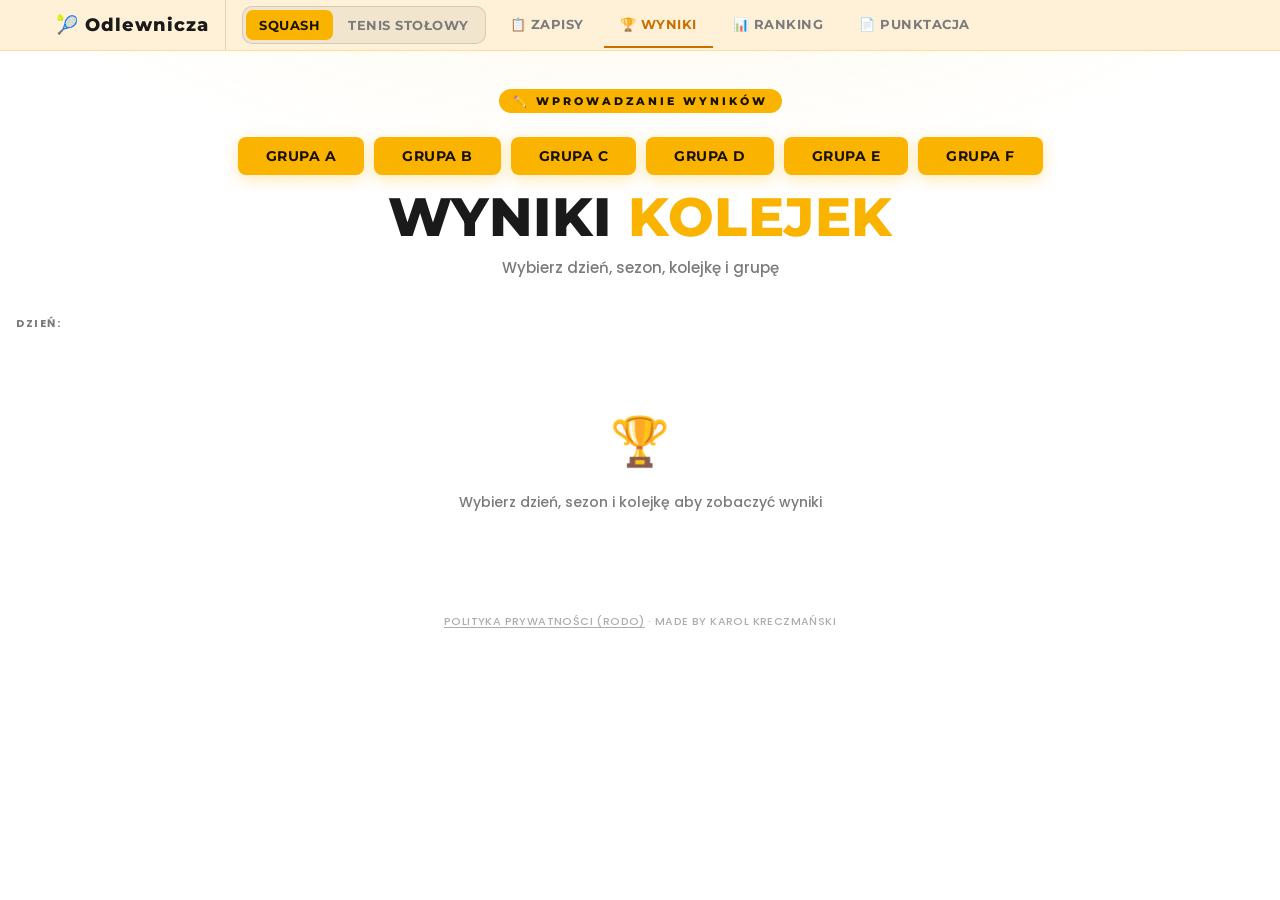
<file: wyniki-tenis.html>
<!DOCTYPE html>
<html lang="pl">
<head>
<meta charset="UTF-8" />
<meta name="viewport" content="width=device-width, initial-scale=1.0" />
<meta name="robots" content="noindex, nofollow" />
<title>Liga Tenisa Stołowego — Wyniki</title>
<link href="pliki/fonts/fonts.css" rel="stylesheet" />
<style>
  *, *::before, *::after { box-sizing: border-box; margin: 0; padding: 0; }

  :root {
    --bg:        #ffffff;
    --surface:   rgba(0,0,0,0.03);
    --glass:     rgba(0,0,0,0.04);
    --border:    rgba(0,0,0,0.12);
    --border-hi: rgba(0,0,0,0.24);
    --muted:     #7b7b7b;
    --text:      #242424;
    --accent:    #2f7d5c;
    --accent-dk: #1f5b42;
    --accent2:   #1a1a1a;
    --c0: #fab400;
    --c1: #1a1a1a;
    --c2: #fab400;
    --c3: #1a1a1a;
    --red: #d64545;
  }

  html { scroll-behavior: smooth; }
  body {
    background: var(--bg); color: var(--text);
    font-family: 'Poppins', 'Arial', sans-serif;
    min-height: 100vh; padding: 0 0 80px; position: relative;
  }
  body::before {
    content: ''; position: fixed; inset: 0;
    background: radial-gradient(ellipse 90% 45% at 50% -5%, rgba(47,125,92,0.08) 0%, transparent 55%);
    pointer-events: none; z-index: 0;
  }

  /* ── NAV ── */
  .nav { background: rgba(224,242,234,0.94); border-bottom: 1px solid rgba(47,125,92,0.3); position: sticky; top: 0; z-index: 100; backdrop-filter: blur(16px); -webkit-backdrop-filter: blur(16px); }
  .nav-inner { max-width: 1200px; margin: 0 auto; display: flex; align-items: center; gap: 4px; overflow-x: auto; scrollbar-width: none; padding: 0 16px; }
  .nav-inner::-webkit-scrollbar { display: none; }
  .nav-logo { font-family: 'Montserrat', sans-serif; font-weight: 800; font-size: 18px; letter-spacing: 1px; color: var(--accent2); padding: 14px 16px 14px 0; margin-right: 8px; border-right: 1px solid var(--border); white-space: nowrap; flex-shrink: 0; }
  .nav-link { display: flex; align-items: center; gap: 6px; padding: 14px 16px; font-family: 'Montserrat', sans-serif; font-size: 13px; font-weight: 700; letter-spacing: 0.5px; color: var(--muted); text-decoration: none; border-bottom: 2px solid transparent; transition: color .15s, border-color .15s; white-space: nowrap; flex-shrink: 0; text-transform: uppercase; }
  .nav-link:hover { color: var(--accent2); }
  .nav-link.active { color: var(--accent-dk); border-bottom-color: var(--accent-dk); }

  /* ── PRZEŁĄCZNIK DYSCYPLINY (SQUASH / TENIS STOŁOWY) ── */
  .disc-switch { position: relative; display: inline-flex; align-self: center; flex-shrink: 0; order: 1; gap: 2px; padding: 3px; margin: 0 4px; border-radius: 10px; background: rgba(0,0,0,0.05); border: 1px solid var(--border); }
  .nav-inner .nav-link { order: 2; }
  .disc-tile { position: absolute; top: 3px; bottom: 3px; left: 0; width: 0; border-radius: 7px; background: #fab400; transition: transform .22s ease, width .22s ease, background .22s ease; z-index: 0; }
  .disc-opt { position: relative; z-index: 1; border: none; background: transparent; cursor: pointer; font-family: 'Montserrat', sans-serif; font-weight: 700; font-size: 13px; letter-spacing: 0.5px; text-transform: uppercase; white-space: nowrap; padding: 7px 13px; border-radius: 7px; color: var(--muted); transition: color .2s ease; }
  .disc-switch[data-active="squash"] .disc-tile { background: #fab400; }
  .disc-switch[data-active="tenis"]  .disc-tile { background: #2f7d5c; }
  .disc-opt:hover { color: var(--accent2); }
  .disc-switch[data-active="squash"] .disc-opt[data-disc="squash"] { color: #1a1200; }
  .disc-switch[data-active="tenis"]  .disc-opt[data-disc="tenis"]  { color: #ffffff; }
  .nav-break { display: none; }
  /* ── MOBILE: WYNIKI / RANKING pod logo i przełącznikiem dyscypliny ── */
  @media (max-width: 640px) {
    .nav-inner { flex-wrap: wrap; overflow-x: visible; justify-content: center; row-gap: 0; }
    .nav-logo { border-right: none; margin-right: 0; padding-right: 0; }
    .nav-break { display: block; flex-basis: 100%; height: 0; order: 2; }
    .nav-inner .nav-link { order: 3; padding: 12px 9px; font-size: 12px; gap: 4px; }
  }

  /* ── PAGE ── */
  .page-wrap { padding: 36px 16px 0; position: relative; z-index: 1; max-width: 1400px; margin: 0 auto; }

  /* ── HEADER ── */
  .header { text-align: center; margin-bottom: 36px; }
  .pill { display: inline-block; background: var(--accent); color: #1a1200; font-family: 'Montserrat', sans-serif; font-size: 11px; font-weight: 800; letter-spacing: 3px; padding: 5px 14px; border-radius: 100px; margin-bottom: 14px; text-transform: uppercase; }
  h1 { font-family: 'Montserrat', sans-serif; font-weight: 800; font-size: clamp(32px, 6.5vw, 54px); line-height: 1.05; letter-spacing: 0.5px; text-transform: uppercase; color: var(--accent2); }
  h1 span { color: var(--accent); }
  .sub { font-size: 15px; font-weight: 500; color: var(--muted); margin-top: 10px; }

  /* ── SELECTOR ROWS ── */
  .selector-row { display: flex; gap: 8px; margin-bottom: 14px; flex-wrap: wrap; align-items: center; }
  .selector-label { font-size: 11px; font-weight: 700; letter-spacing: 1.5px; text-transform: uppercase; color: var(--muted); margin-right: 4px; white-space: nowrap; font-family: 'Poppins', sans-serif; }

  /* ── TABS ── */
  .tab-btn {
    font-family: 'Montserrat', sans-serif; font-size: 12px; font-weight: 700;
    letter-spacing: 0.5px; text-transform: uppercase;
    padding: 7px 16px; border-radius: 9px; cursor: pointer;
    border: 1.5px solid var(--border);
    background: transparent; color: var(--muted);
    transition: all .15s; white-space: nowrap;
  }
  .tab-btn:hover { color: var(--accent2); border-color: var(--border-hi); }
  .tab-btn.active { color: #ffffff; border-color: transparent; }
  .tab-btn.latest::after { content: " ●"; font-size: 9px; color: var(--accent); }

  /* Przyciski kolejek */
  .round-btn {
    font-family: 'Montserrat', sans-serif; font-size: 12px; font-weight: 700;
    letter-spacing: 0.3px; text-transform: uppercase;
    padding: 6px 12px; border-radius: 8px; cursor: pointer;
    border: 1.5px solid var(--border);
    background: transparent; color: var(--muted);
    transition: all .15s; white-space: nowrap;
    display: flex; flex-direction: column; align-items: center; gap: 1px;
  }
  .round-btn .r-num  { font-size: 14px; }
  .round-btn .r-date { font-size: 10px; opacity: .7; }
  .round-btn:hover   { color: var(--accent2); border-color: var(--border-hi); }
  .round-btn.active  { color: #ffffff; border-color: transparent; }

  /* Przyciski grup */
  .group-btn {
    font-family: 'Montserrat', sans-serif; font-weight: 800; font-size: 15px; letter-spacing: 0.3px;
    padding: 6px 18px; border-radius: 9px; cursor: pointer;
    border: 1.5px solid var(--border);
    background: transparent; color: var(--muted);
    transition: all .15s;
  }
  .group-btn:hover  { color: var(--accent2); border-color: var(--border-hi); }
  .group-btn.active { color: #ffffff; border-color: transparent; }

  /* Przycisk ręcznego przeładowania */
  .refresh-btn {
    font-family: 'Montserrat', sans-serif; font-size: 11px; font-weight: 700;
    letter-spacing: 0.5px; text-transform: uppercase;
    padding: 6px 14px; border-radius: 8px; cursor: pointer;
    border: 1.5px solid var(--border);
    background: transparent; color: var(--muted);
    transition: all .15s; white-space: nowrap;
  }
  .refresh-btn::before { content: "⟳"; display: inline-block; margin-right: 6px; font-size: 13px; }
  .refresh-btn:hover:not(:disabled) { color: var(--accent2); border-color: var(--border-hi); }
  .refresh-btn:disabled { opacity: .55; cursor: default; }
  .refresh-btn.spin::before { animation: rfspin .8s linear infinite; }
  @keyframes rfspin { to { transform: rotate(360deg); } }
  .refresh-hint { font-size: 11px; color: var(--muted); font-family: 'Poppins', sans-serif; }

  /* ── SEKCJA WYNIKÓW ── */
  .section-title {
    font-family: 'Montserrat', sans-serif;
    font-weight: 800;
    font-size: 16px; letter-spacing: 1px; text-transform: uppercase; color: var(--muted);
    margin: 28px 0 12px;
    display: flex; align-items: center; gap: 10px;
  }
  .section-title::after { content: ''; flex: 1; height: 1px; background: var(--border); }

  /* ── TABLE CARD ── */
  .table-card {
    background: #ffffff;
    border: 1px solid var(--border);
    border-radius: 16px; overflow: hidden;
    box-shadow: 0 2px 14px rgba(0,0,0,0.05);
    position: relative; margin-bottom: 20px;
  }
  .table-card::before { content: ''; position: absolute; top: 0; left: 0; right: 0; height: 3px; background: var(--accent-day); }
  .table-scroll { overflow-x: auto; }

  /* ── RANKING TABLE ── */
  .rank-table { width: 100%; border-collapse: collapse; font-size: 14px; }
  .rank-table th { padding: 11px 13px; text-align: left; font-family: 'Poppins', sans-serif; font-size: 10px; font-weight: 700; letter-spacing: 1.2px; text-transform: uppercase; color: var(--muted); border-bottom: 1px solid var(--border); background: rgba(0,0,0,0.02); white-space: nowrap; }
  .rank-table th.c { text-align: center; }
  .rank-table td { padding: 10px 13px; border-bottom: 1px solid rgba(0,0,0,0.05); font-weight: 500; white-space: nowrap; color: var(--text); }
  .rank-table tr:last-child td { border-bottom: none; }
  .rank-table tr:hover td { background: rgba(0,0,0,0.015); }
  .rank-table td.c { text-align: center; }
  .pos-1 { font-family:'Montserrat',sans-serif; font-weight:800; font-size:15px; color:#c9960a; }
  .pos-2 { font-family:'Montserrat',sans-serif; font-weight:800; font-size:15px; color:#8a8a8a; }
  .pos-3 { font-family:'Montserrat',sans-serif; font-weight:800; font-size:15px; color:#a05a2c; }
  .pos-n { font-family:'Montserrat',sans-serif; font-weight:700; font-size:14px; color:var(--muted); }
  .pname { font-size:14px; font-weight:600; }
  .pname.t1 { color:#c9960a; }
  .pname.t2 { color:#7c7c7c; }
  .pname.t3 { color:#a05a2c; }
  .pts-cell { font-weight:800; text-align:center; }

  /* ── LOADING / ERROR ── */
  .state-box { text-align: center; padding: 60px 20px; color: var(--muted); }
  .state-box .icon { font-size: 48px; margin-bottom: 14px; }
  .state-box p { font-size: 14px; font-weight: 500; }
  .spinner { display: inline-block; width: 30px; height: 30px; border: 3px solid rgba(47,125,92,0.15); border-top-color: var(--accent); border-radius: 50%; animation: spin .7s linear infinite; margin-bottom: 14px; }
  @keyframes spin { to { transform: rotate(360deg); } }

  /* ── FOOTER ── */
  footer { text-align: center; font-size: 11px; font-weight: 500; color: rgba(0,0,0,0.32); margin-top: 40px; letter-spacing: 0.4px; text-transform: uppercase; }

  /* ── MATCH GRID (siatka meczów) ─────────────────────────────
     Klasy pomocnicze używane przez renderMatchGrid()
  ── */
  .match-grid-table {
    border-collapse: collapse;
    font-family: 'Poppins', sans-serif;
    font-size: 13px;
    min-width: 100%;
    outline: 2px solid var(--border-hi);
  }
  /* Mocniejsze linie siatki dla lepszego kontrastu */
  .match-grid-table td, .match-grid-table th { border-color: var(--border-hi); }
  /* Nagłówek z nazwą gracza (kolumna) */
 .mg-header-player div {
  display: block;
}
 /* PO */
.mg-header-player {
  padding: 8px 4px;
  font-size: 12px; font-weight: 800; font-family: 'Montserrat', sans-serif;
  letter-spacing: 0.3px; text-transform: uppercase; text-align: center;
  background: rgba(0,0,0,0.03);
  border: 1px solid var(--border);
  white-space: pre-line;
  word-break: break-word;
  width: 88px;
  max-width: 88px;
  overflow-wrap: break-word;
  line-height: 1.5;
}
/* NOWE */
.mg-header-player br {
  display: block;
}
  /* Podkolumny: S1 S2 S3 W */
  /* PO */
.mg-sub-header {
  padding: 4px 2px;
  font-size: 10px; font-weight: 700; letter-spacing: 1px;
  text-align: center; color: var(--muted);
  background: rgba(0,0,0,0.02);
  border: 1px solid var(--border);
  text-transform: uppercase;
  width: 20px;
  min-width: 20px;
}
  }
  /* Komórka z nazwą gracza (wiersz) */
  /* PO */
.mg-row-player {
  padding: 8px 14px;
  font-size: 15px; font-weight: 800;
  white-space: normal; overflow-wrap: break-word; word-break: break-word; vertical-align: middle;
  border: 1px solid var(--border);
  font-family: 'Poppins', sans-serif;
  width: 1%; /* kurczy się do minimalnej potrzebnej szerokości */
}
  /* Przekątna (gracz vs siebie) */
  .mg-diagonal {
    background: rgba(0,0,0,0.05);
    border: 1px solid var(--border);
  }
  /* Wynik pojedynczego seta (liczby punktów) */
  .mg-score {
  padding: 6px 4px;
  text-align: center; font-weight: 600;
  font-size: 15px;
  background: rgba(0,0,0,0.015);
  border: 1px solid var(--border);
  color: var(--text);
  width: 20px;
  min-width: 20px;
}

.mg-result {
  padding: 6px 4px;
  text-align: center; font-weight: 800;
  font-size: 15px;
  background: rgba(0,0,0,0.045);
  border: 1px solid var(--border-hi);
  width: 20px;
  min-width: 20px;
}
  /* Mecz nierozegrany */
  .mg-empty {
    padding: 8px;
    text-align: center; color: var(--muted);
    font-size: 18px;
    background: rgba(0,0,0,0.02);
    border: 1px solid var(--border);
    vertical-align: middle;
  }
  /* Narożnik nagłówka */
  /* PO */
.mg-corner {
  padding: 8px 12px;
  font-size: 10px; font-weight: 800; letter-spacing: 1px; text-transform: uppercase;
  color: var(--muted); text-align: center; vertical-align: middle;
  background: rgba(0,0,0,0.05);
  border: 1px solid var(--border);
  width: 1%;
}
 .pill-btn {
  cursor: pointer;
  border: none;
  font-size: 13px;
  transition: box-shadow .15s, transform .15s;
}
.pill-btn:hover {
  transform: translateY(-1px);
  box-shadow: 0 4px 20px rgba(250,180,0,0.35);
}

.group-entry-btn {
  display: inline-flex;
  align-items: center;
  padding: 10px 28px;
  border-radius: 8px;
  font-family: 'Montserrat', sans-serif;
  font-weight: 700;
  font-size: 14px;
  letter-spacing: 0.5px;
  text-transform: uppercase;
  text-decoration: none;
  color: #1a1200;
  background: var(--accent);
  box-shadow: 0 4px 16px rgba(250,180,0,0.3);
  transition: transform .15s, box-shadow .15s;
}
.group-entry-btn:hover {
  transform: translateY(-2px);
  box-shadow: 0 6px 24px rgba(250,180,0,0.45);
}
  footer a.privacy-link { color: inherit; text-decoration: underline; text-underline-offset: 2px; }
  footer a.privacy-link:hover { color: var(--accent-dk); }
</style>
</head>
<body>

<!-- ═══ KONFIGURACJA ══════════════════════════════════════════ -->
<script>
  // ⬇ TODO: Wklej URL wdrożonego Web Appa z wynikami TENISA STOŁOWEGO.
  //    Dopóki jest pusty, strona pokazuje komunikat „backend w przygotowaniu".
  //    Jeśli API tenisa będzie miało ten sam kształt co squash (action=meta/rounds/results)
  //    strona zadziała bez zmian. UWAGA: w tenisie gramy do 5 setów — jeśli struktura
  //    arkusza wyników się zmieni (S1..S5 zamiast S1..S3), trzeba dostosować
  //    SETS_PER_MATCH poniżej oraz renderMatchGrid().
  const WYNIKI_TENIS_URL = "https://script.google.com/macros/s/AKfycbyLAiYHaXKjs0dCsjy-OPQ3dZh8sqfeccteLjiVznkWi3fHQMaeizCrcUMacEEQnYpe/exec";
  const WYNIKI_URL = WYNIKI_TENIS_URL;

  // Liczba setów w meczu tenisa (squash miał 3). Wpływa na siatkę wyników.
  const SETS_PER_MATCH = 5;
  const COLS_PER_MATCH = SETS_PER_MATCH + 1; // sety + kolumna „W"

  const DAY_CONFIG = {
     sr:      { label: "Środa",   color: "#2f7d5c" },
     turniej: { label: "WYDARZENIE SPECJALNE", color: "#fab400" },
  };

  const DAY_ORDER = ["sr", "turniej"]; // kolejność zakładek

  // Numer sezonu = ROK*10 + PORA_ROKU (1=Zima,2=Wiosna,3=Lato,4=Jesień)
  // — patrz komentarz w Kod wyniki.gs. Etykieta liczona automatycznie.
  const SEASON_QUARTERS = ["", "Zima", "Wiosna", "Lato", "Jesień"];
  function seasonLabel(season) {
    const year = Math.floor(season / 10);
    const q = season % 10;
    return (SEASON_QUARTERS[q] || "Sezon") + " " + year;
  }
</script>
<!-- ══════════════════════════════════════════════════════════ -->

<nav class="nav">
  <div class="nav-inner">
    <div class="nav-logo" id="navLogo" style="cursor:default;touch-action:manipulation;">🏓 Odlewnicza</div>
    <span class="nav-break"></span>
    <a class="nav-link"        data-sec="index"   href="index-tenis.html">📋 Zapisy</a>
    <a class="nav-link active" data-sec="wyniki"  href="wyniki-tenis.html">🏆 Wyniki</a>
    <a class="nav-link"        data-sec="ranking" href="ranking-tenis.html">📊 Ranking</a>
    <a class="nav-link"        data-sec="punktacja" href="punktacja-tenis.html">📄 Punktacja</a>
    <div class="disc-switch">
      <span class="disc-tile"></span>
      <button type="button" class="disc-opt" data-disc="squash">SQUASH</button>
      <button type="button" class="disc-opt" data-disc="tenis">TENIS STOŁOWY</button>
    </div>
  </div>
</nav>

<!-- ═══ PRZEŁĄCZNIK DYSCYPLINY ══════════════════════════════════ -->
<script>
  window.__PAGE_DISC = "tenis";
  window.__PAGE_SEC  = "wyniki";
</script>
<script>
(function () {
  var KEY = "odlewnicza_disc";
  var PAGE_DISC = window.__PAGE_DISC;
  var PAGE_SEC  = window.__PAGE_SEC;
  var MAP = {
    squash: { index: "index.html",       wyniki: "wyniki.html",       ranking: "ranking.html",       punktacja: "punktacja.html" },
    tenis:  { index: "index-tenis.html", wyniki: "wyniki-tenis.html", ranking: "ranking-tenis.html", punktacja: "punktacja-tenis.html" }
  };
  var stored = null;
  try { stored = localStorage.getItem(KEY); } catch (e) {}
  if ((stored === "squash" || stored === "tenis") && stored !== PAGE_DISC) {
    location.replace(MAP[stored][PAGE_SEC]);
    return;
  }
  try { localStorage.setItem(KEY, PAGE_DISC); } catch (e) {}

  document.addEventListener("DOMContentLoaded", function () {
    document.querySelectorAll(".nav-link[data-sec]").forEach(function (a) {
      a.setAttribute("href", MAP[PAGE_DISC][a.dataset.sec]);
    });
    var sw = document.querySelector(".disc-switch");
    if (!sw) return;
    sw.dataset.active = PAGE_DISC;
    var tile = sw.querySelector(".disc-tile");
    function place() {
      var act = sw.querySelector('.disc-opt[data-disc="' + sw.dataset.active + '"]');
      if (!act) return;
      tile.style.width = act.offsetWidth + "px";
      tile.style.transform = "translateX(" + act.offsetLeft + "px)";
    }
    place();
    window.addEventListener("resize", place);
    if (document.fonts && document.fonts.ready) document.fonts.ready.then(place);
    sw.querySelectorAll(".disc-opt").forEach(function (btn) {
      btn.addEventListener("click", function () {
        var d = btn.dataset.disc;
        if (d === PAGE_DISC) return;
        try { localStorage.setItem(KEY, d); } catch (e) {}
        location.href = MAP[d][PAGE_SEC];
      });
    });
  });
})();
</script>

<div class="page-wrap">
  <div class="header">
 <div class="pill">🏓 Wyniki — Tenis Stołowy</div>
<!-- TODO: panel wprowadzania wyników tenisa (grupy/linki) — do uzupełnienia gdy będą znane. -->
<div id="wprowadzaniePanel" style="margin-bottom:14px; display:none;"></div>
    <h1>WYNIKI <span>KOLEJEK</span></h1>
    <p class="sub">Wybierz sezon, kolejkę i grupę</p>
  </div>

  <!-- Selektor dnia -->
  <div class="selector-row">
    <span class="selector-label">Dzień:</span>
    <div id="dayTabs"></div>
  </div>

  <!-- Selektor sezonu -->
  <div class="selector-row" id="seasonRow" style="display:none">
    <span class="selector-label">Sezon:</span>
    <div id="seasonTabs"></div>
  </div>

  <!-- Selektor kolejki -->
  <div class="selector-row" id="roundRow" style="display:none">
    <span class="selector-label">Kolejka:</span>
    <div id="roundTabs" style="display:flex;gap:6px;flex-wrap:wrap"></div>
  </div>

  <!-- Selektor grupy -->
  <div class="selector-row" id="groupRow" style="display:none">
    <span class="selector-label">Grupa:</span>
    <div id="groupTabs"></div>
  </div>

  <!-- Ręczne przeładowanie (omija cache serwera) -->
  <div class="selector-row" id="refreshRow" style="display:none">
    <button id="refreshBtn" class="refresh-btn" type="button">Przeładuj kolejki</button>
    <span id="refreshHint" class="refresh-hint"></span>
  </div>

  <!-- Obszar wyników -->
  <div id="contentArea">
    <div class="state-box">
      <div class="icon">🏆</div>
      <p>Wybierz dzień, sezon i kolejkę aby zobaczyć wyniki</p>
    </div>
  </div>

  <footer><a class="privacy-link" href="polityka-prywatnosci.html">Polityka prywatności (RODO)</a> · Made by Karol Kreczmański</footer>
</div>

<script>
// ══════════════════════════════════════════════════════════════
//  STATE
// ══════════════════════════════════════════════════════════════
let state = {
  meta:         {},    // { thu: { seasons:[], latest:4 }, ... }
  activeDay:    null,
  activeSeason: null,
  activeRound:  null,
  activeGroup:  null,
  rounds:       [],    // [ { round, date, groups[] }, ... ]
};

// Przycisk „Przeładuj kolejki" jest domyślnie ukryty — odblokowuje go
// potrójne kliknięcie w logo „Odlewnicza" (patrz na dole skryptu).
let refreshUnlocked = false;
try { refreshUnlocked = sessionStorage.getItem("odlewnicza_refresh") === "1"; } catch (e) {}

// ══════════════════════════════════════════════════════════════
//  API (JSONP — omija CORS przy wywołaniu z pliku lokalnego)
// ══════════════════════════════════════════════════════════════
// Pojedyncza próba zapytania JSONP z własnym limitem czasu.
function apiOnce(params, timeoutMs) {
  return new Promise((resolve, reject) => {
    const cb = "jsonp_" + Math.random().toString(36).slice(2);
    let script;
    const t = setTimeout(() => {
      // Spóźniona odpowiedź może jeszcze przyjść — zostawiamy pustą funkcję,
      // żeby nie było „ReferenceError: jsonp_… is not defined".
      window[cb] = () => { delete window[cb]; };
      if (script) script.remove();
      reject(new Error("timeout"));
    }, timeoutMs);
    window[cb] = data => {
      clearTimeout(t);
      delete window[cb];
      if (script) script.remove();
      resolve(data);
    };
    script = document.createElement("script");
    script.src = WYNIKI_URL + "?" + new URLSearchParams({ ...params, callback: cb });
    script.onerror = () => {
      clearTimeout(t);
      delete window[cb];
      if (script) script.remove();
      reject(new Error("błąd sieci"));
    };
    document.head.appendChild(script);
  });
}

// Google Apps Script bywa wolny (zimny start, wielu widzów naraz), więc
// ponawiamy zapytanie z rosnącym limitem czasu, zanim pokażemy błąd.
async function api(params) {
  const timeouts = [12000, 18000, 25000]; // ms — kolejne próby
  let lastErr;
  for (let i = 0; i < timeouts.length; i++) {
    try {
      return await apiOnce(params, timeouts[i]);
    } catch (e) {
      lastErr = e;
      if (i < timeouts.length - 1) {
        await new Promise(r => setTimeout(r, 700)); // krótka przerwa przed ponowieniem
      }
    }
  }
  throw lastErr;
}

// ══════════════════════════════════════════════════════════════
//  INIT
// ══════════════════════════════════════════════════════════════
async function init() {
  if (!WYNIKI_TENIS_URL) { showPlaceholder(); return; }
  try {
    const res = await api({ action: "meta" });
    if (!res.ok) { showError(res.error); return; }
    state.meta = res.meta;

   // Kolejność dni ligi tenisa
const LEAGUE_DAYS = [
  { key: "sr", dow: 3 }
];

const todayDow = new Date().getDay(); // 0=nd, 1=pn, 2=wt, 3=śr, 4=czw, 5=pt, 6=sob

// Znajdź ostatni miniony dzień ligowy (lub dzisiejszy)
let bestDay = null;
let bestDiff = 999;
for (const d of LEAGUE_DAYS) {
  if (!state.meta[d.key]) continue;
  const diff = (todayDow - d.dow + 7) % 7; // ile dni temu był ten dzień
  if (diff < bestDiff) {
    bestDiff = diff;
    bestDay  = d.key;
  }
}
state.activeDay = bestDay || DAY_ORDER.find(d => state.meta[d]);
    state.activeSeason = state.meta[state.activeDay]?.latest || 1;

    renderDayTabs();
    await loadRounds();
  } catch(e) {
    showError("Nie można połączyć się z serwerem: " + e.message);
  }
}

// ══════════════════════════════════════════════════════════════
//  RENDER: zakładki dnia
// ══════════════════════════════════════════════════════════════
function renderDayTabs() {
  const el = document.getElementById("dayTabs");
  el.style.display = "flex"; el.style.gap = "6px"; el.style.flexWrap = "wrap";
  el.innerHTML = "";
  for (const key of DAY_ORDER) {
    if (!state.meta[key]) continue;
    const cfg = DAY_CONFIG[key];
    const btn = document.createElement("button");
    btn.className = "tab-btn" + (key === state.activeDay ? " active" : "");
    btn.textContent = cfg.label;
    if (key === state.activeDay) btn.style.background = cfg.color;
    btn.addEventListener("click", async () => {
      state.activeDay    = key;
      state.activeSeason = state.meta[key].latest;
      state.activeRound  = null;
      state.activeGroup  = null;
      state.rounds       = [];
      renderDayTabs();
      hideGroupRow();
      clearContent();
      await loadRounds();
    });
    el.appendChild(btn);
  }
}

// ══════════════════════════════════════════════════════════════
//  RENDER: zakładki sezonu
// ══════════════════════════════════════════════════════════════
function renderSeasonTabs() {
  const row = document.getElementById("seasonRow");
  const el  = document.getElementById("seasonTabs");
  if (!state.meta[state.activeDay]) { row.style.display = "none"; return; }

  el.style.display = "flex"; el.style.gap = "6px"; el.style.flexWrap = "wrap";
  el.innerHTML = "";
  row.style.display = "flex";

  const seasons = [...state.meta[state.activeDay].seasons].sort((a,b) => b - a);
  const latest  = state.meta[state.activeDay].latest;
  const color   = DAY_CONFIG[state.activeDay]?.color || "#2f7d5c";

  for (const s of seasons) {
    const btn = document.createElement("button");
    btn.className = "tab-btn"
      + (s === state.activeSeason ? " active" : "")
      + (s === latest ? " latest" : "");
    btn.textContent = seasonLabel(s);
    if (s === state.activeSeason) btn.style.background = color;
    btn.addEventListener("click", async () => {
      state.activeSeason = s;
      state.activeRound  = null;
      state.activeGroup  = null;
      state.rounds       = [];
      renderSeasonTabs();
      hideGroupRow();
      clearContent();
      await loadRounds();
    });
    el.appendChild(btn);
  }
}

// ══════════════════════════════════════════════════════════════
//  LOAD: lista kolejek
// ══════════════════════════════════════════════════════════════
// keep=true → zachowaj bieżącą kolejkę/grupę (przycisk „Przeładuj kolejki").
// keep=false → wskocz na najnowszą kolejkę (wejście na stronę / zmiana sezonu).
async function loadRounds(fresh = false, keep = false) {
  const keepRound = keep ? state.activeRound : null;
  const keepGroup = keep ? state.activeGroup : null;

  showContentLoading();
  renderSeasonTabs();
  document.getElementById("roundRow").style.display = "none";

  try {
    const res = await api({
      action:  "rounds",
      dayKey:  state.activeDay,
      season:  state.activeSeason,
      ...(fresh ? { fresh: 1 } : {}),
    });
    if (!res.ok) { showError(res.error); return; }

    state.rounds = res.rounds; // posortowane malejąco

    if (state.rounds.length > 0) {
      const cur = keepRound != null ? state.rounds.find(r => r.round === keepRound) : null;
      if (cur) {
        state.activeRound = cur.round;
        state.activeGroup = cur.groups.includes(keepGroup) ? keepGroup : cur.groups[0];
      } else {
        state.activeRound = state.rounds[0].round;
        state.activeGroup = state.rounds[0].groups[0];
      }
      const active = state.rounds.find(r => r.round === state.activeRound) || state.rounds[0];
      renderRoundTabs();
      renderGroupTabs(active.groups);
      await loadResults(false, fresh);
    } else {
      showError("Brak kolejek w tym sezonie");
    }
  } catch(e) {
    showError("Błąd ładowania kolejek: " + e.message);
  }
}

// ══════════════════════════════════════════════════════════════
//  RENDER: przyciski kolejek
// ══════════════════════════════════════════════════════════════
// Własne nazwy przycisków kolejek (tylko wyświetlanie — numer kolejki w danych bez zmian).
// Format: { dayKey: { numerKolejki: "Napis" } }
const ROUND_LABELS = {
  turniej: { 1: "TURNIEJ" },
};

function renderRoundTabs() {
  const row   = document.getElementById("roundRow");
  const el    = document.getElementById("roundTabs");
  const color = DAY_CONFIG[state.activeDay]?.color || "#2f7d5c";
  el.innerHTML = "";
  row.style.display = "flex";

  for (const r of state.rounds) {
    const btn = document.createElement("button");
    btn.className = "round-btn" + (r.round === state.activeRound ? " active" : "");
    const label = ROUND_LABELS[state.activeDay]?.[r.round] ?? r.round;
    btn.innerHTML = `<span class="r-num">${label}</span><span class="r-date">${r.date}</span>`;
    if (r.round === state.activeRound) btn.style.background = color;
    btn.addEventListener("click", async () => {
      state.activeRound = r.round;
      state.activeGroup = r.groups[0];
      renderRoundTabs();
      renderGroupTabs(r.groups);
      await loadResults();
    });
    el.appendChild(btn);
  }
}

// ══════════════════════════════════════════════════════════════
//  RENDER: przyciski grup (A / B / C)
// ══════════════════════════════════════════════════════════════
function renderGroupTabs(groups) {
  const row   = document.getElementById("groupRow");
  const el    = document.getElementById("groupTabs");
  const color = DAY_CONFIG[state.activeDay]?.color || "#2f7d5c";
  el.style.display = "flex"; el.style.gap = "6px";
  el.innerHTML = "";

  if (groups.length <= 1) { row.style.display = "none"; return; }

  row.style.display = "flex";
  for (const g of groups) {
    const btn = document.createElement("button");
    btn.className = "group-btn" + (g === state.activeGroup ? " active" : "");
    btn.textContent = "Gr. " + g;
    if (g === state.activeGroup) btn.style.background = color;
    btn.addEventListener("click", async () => {
      state.activeGroup = g;
      renderGroupTabs(groups);
      await loadResults();
    });
    el.appendChild(btn);
  }
}

function hideGroupRow() {
  document.getElementById("groupRow").style.display = "none";
  document.getElementById("roundRow").style.display = "none";
}

// ══════════════════════════════════════════════════════════════
//  LOAD: wyniki kolejki
// ══════════════════════════════════════════════════════════════
// Czy oglądana kolejka jest „na żywo" — tylko wtedy odświeżamy automatycznie.
// Na żywo = aktualny sezon + jedna z dwóch ostatnio rozegranych kolejek.
function isLiveView() {
  const latestSeason = state.meta[state.activeDay] && state.meta[state.activeDay].latest;
  if (!latestSeason || state.activeSeason !== latestSeason) return false;
  const liveRounds = state.rounds.slice(0, 2).map(r => r.round); // rounds są posortowane malejąco
  return liveRounds.includes(state.activeRound);
}

function updateRefreshRow() {
  const row  = document.getElementById("refreshRow");
  const hint = document.getElementById("refreshHint");
  if (!row) return;
  if (!refreshUnlocked) { row.style.display = "none"; return; }
  row.style.display = "flex";
  if (hint) {
    hint.textContent = isLiveView()
      ? "Ta kolejka odświeża się automatycznie co 20 s."
      : "Starsza kolejka — nie odświeża się sama. Kliknij, jeśli zmieniałeś plik.";
  }
}

let resultsInFlight = false;
async function loadResults(silent = false, fresh = false) {
  // Auto-odświeżanie nie nakłada się na trwające zapytanie.
  if (silent && resultsInFlight) return;
  resultsInFlight = true;
  if (!silent) showContentLoading();
  try {
    const res = await api({
      action:  "results",
      dayKey:  state.activeDay,
      season:  state.activeSeason,
      round:   state.activeRound,
      group:   state.activeGroup,
      ...(fresh ? { fresh: 1 } : {}),
    });
    if (!res.ok) { if (!silent) showError(res.error); return; }
    renderResults(res);
    updateRefreshRow();
  } catch(e) {
    if (!silent) showError("Błąd ładowania wyników: " + e.message);
  } finally {
    resultsInFlight = false;
  }
}

// ══════════════════════════════════════════════════════════════
//  RENDER: sekcja wyników (ranking + siatka meczów)
// ══════════════════════════════════════════════════════════════
function renderResults(data) {
  const area  = document.getElementById("contentArea");
  const color = DAY_CONFIG[state.activeDay]?.color || "#2f7d5c";

  // Pomiń przerysowanie, gdy dane są identyczne — bez migotania i bez gubienia
  // pozycji przewinięcia tabel przy auto-odświeżaniu co kilka sekund.
  const sig = JSON.stringify([data.rankingHeaders, data.rankingRows, data.matchData]);
  if (area.dataset.sig === sig) return;

  // Zapamiętaj poziome/pionowe przewinięcie tabel przed przebudową DOM
  const scrollMem = {};
  area.querySelectorAll(".table-scroll[data-scroll-key]").forEach(el => {
    scrollMem[el.dataset.scrollKey] = { left: el.scrollLeft, top: el.scrollTop };
  });

  area.innerHTML = "";
  area.dataset.sig = sig;

  // ── Ranking kolejki ──────────────────────────────────────────
  if (data.rankingRows && data.rankingRows.length > 0) {
    const title = mkSectionTitle("Ranking kolejki", color);
    area.appendChild(title);

    const card   = mkCard(color);
    const scroll = document.createElement("div");
    scroll.className = "table-scroll";
    scroll.dataset.scrollKey = "ranking";

    const table = document.createElement("table");
    table.className = "rank-table";

    // Nagłówek
    const thead = document.createElement("thead");
    const hr    = document.createElement("tr");
    data.rankingHeaders.forEach((h, i) => {
      const th = document.createElement("th");
      th.textContent = h;
      if (i !== 1) th.className = "c"; // wyśrodkuj wszystko poza "Gracz"
      hr.appendChild(th);
    });
    thead.appendChild(hr);
    table.appendChild(thead);

    // Wiersze danych
    const tbody = document.createElement("tbody");
    data.rankingRows.forEach(row => {
      const pos = parseInt(row[0]) || 0;
      const tr  = document.createElement("tr");
      row.forEach((val, i) => {
        const td = document.createElement("td");
        if (i === 0) {
          // Miejsce — medal
          td.className = "c";
          const sp = document.createElement("span");
          const posMap = { 1:"pos-1", 2:"pos-2", 3:"pos-3" };
          sp.className = posMap[pos] || "pos-n";
          sp.textContent = pos;
          td.appendChild(sp);
        } else if (i === 1) {
          // Gracz — kolorowe imię dla top 3
          const nameMap = { 1:"t1", 2:"t2", 3:"t3" };
          const sp = document.createElement("span");
          sp.className = "pname " + (nameMap[pos] || "");
          sp.textContent = val;
          td.appendChild(sp);
        } else if (i === 10) {
          // Suma — wyróżniona kolorem dnia
          td.className = "pts-cell c";
          td.style.color = color;
          td.textContent = fmtNum(val);
        } else {
          td.className = "c";
          td.textContent = fmtNum(val);
        }
        tr.appendChild(td);
      });
      tbody.appendChild(tr);
    });
    table.appendChild(tbody);
    scroll.appendChild(table);
    card.appendChild(scroll);
    area.appendChild(card);
  }

  // ── Siatka wyników meczów ────────────────────────────────────
  //
  //  Struktura danych z arkusza (A1:AK20):
  //   Wiersze 0-1 (1-2): nagłówki — nazwy graczy co 4 kol. (B1=gracz1, F1=gracz2 ...)
  //   Wiersze 2,3 (3,4): gracz 1 — każda para wierszy to jeden gracz
  //   Wiersze 4,5 (5,6): gracz 2, itd.
  //   W każdej grupie 4 kolumn: [S1][S2][S3][Wynik setów]
  //   Przekątna (gracz vs siebie): wyróżniona tłem, brak danych
  //
  if (data.matchData && data.matchData.length > 0) {
    const title2 = mkSectionTitle("Wyniki meczów", color);
    area.appendChild(title2);

    const card2   = mkCard(color);
    const scroll2 = document.createElement("div");
    scroll2.className = "table-scroll";
    scroll2.dataset.scrollKey = "matches";

    const matchGrid = renderMatchGrid(data.matchData, color);
    if (matchGrid) {
      scroll2.appendChild(matchGrid);
    } else {
      scroll2.innerHTML = '<p style="padding:20px;color:var(--muted)">Brak danych meczów</p>';
    }

    card2.appendChild(scroll2);
    area.appendChild(card2);
  }

  if ((!data.rankingRows || data.rankingRows.length === 0) &&
      (!data.matchData   || data.matchData.length === 0)) {
    showError("Brak danych w tym pliku");
  }

  // Przywróć zapamiętane przewinięcie tabel po przebudowie
  const restoreScroll = () => {
    area.querySelectorAll(".table-scroll[data-scroll-key]").forEach(el => {
      const m = scrollMem[el.dataset.scrollKey];
      if (m) { el.scrollLeft = m.left; el.scrollTop = m.top; }
    });
  };
  restoreScroll();
  requestAnimationFrame(restoreScroll);
}

// ══════════════════════════════════════════════════════════════
//  renderMatchGrid — siatka wyników meczów
//
//  Buduje tabelę HTML odzwierciedlającą strukturę arkusza:
//   • Nagłówki kolumn: nazwy graczy (colspan = COLS_PER_MATCH)
//   • Podkolumny: S1 S2 S3 W (wynik setów)
//   • Wiersze: każdy gracz zajmuje 2 wiersze (rowspan=2 dla nazwy)
//   • Przekątna (gracz vs siebie): wyróżniony kolor, colspan = COLS_PER_MATCH, rowspan=2
//   • Komórki wyników setów: ciemniejsze tło
//   • Komórka z liczbą wygranych setów (W): jasniejsze tło, pogrubiona
//   • Nierozegrany mecz: szary myślnik
// ══════════════════════════════════════════════════════════════
function renderMatchGrid(matchData, color) {
  if (!matchData || matchData.length < 3) return null;

  const playerNames = [];
  for (let c = 1; c < matchData[0].length; c += COLS_PER_MATCH) {
    const val = matchData[0][c];
    if (val !== "" && val !== null && val !== undefined) {
      playerNames.push(String(val).trim());
    }
  }
  const n = playerNames.length;
  if (n === 0) return null;

  const tbl = document.createElement("table");
  tbl.className = "match-grid-table";
  tbl.style.tableLayout = "fixed";

  // ── Nagłówek: wiersz 1 — narożnik + nazwy graczy ──
  const thead = document.createElement("thead");
  const hRow1 = document.createElement("tr");

  // Narożnik — stała szerokość na imię + nazwisko w jednej linii
  const corner = document.createElement("th");
  corner.className = "mg-corner";
  corner.rowSpan = 2;
  corner.textContent = "Gracz";
  corner.style.width = "120px";
  corner.style.minWidth = "120px";
  corner.style.maxWidth = "120px";
  hRow1.appendChild(corner);

  for (const name of playerNames) {
    const th = document.createElement("th");
    th.className = "mg-header-player";
    th.colSpan = COLS_PER_MATCH;
    th.style.color = color;
    // imię i nazwisko jedno pod drugim, stała szerokość bloku
   /* NOWE */
th.style.width = "88px";
th.style.minWidth = "88px";
th.style.maxWidth = "88px";
th.style.display = "table-cell"; // wymuszone, bo colSpan może to resetować
th.style.verticalAlign = "middle";

const inner = document.createElement("div");
inner.style.display = "flex";
inner.style.flexDirection = "column";
inner.style.alignItems = "center";
inner.style.gap = "2px";

const parts = name.trim().split(" ");
const first = document.createElement("span");
first.textContent = parts[0];
inner.appendChild(first);
if (parts.length > 1) {
  const last = document.createElement("span");
  last.textContent = parts.slice(1).join(" ");
  inner.appendChild(last);
}
th.appendChild(inner);
    hRow1.appendChild(th);
  }
  thead.appendChild(hRow1);

  // ── Nagłówek: wiersz 2 — podkolumny S1..Sn + W ──
  const SUB_LABELS = Array.from({ length: SETS_PER_MATCH }, (_, i) => "S" + (i + 1)).concat("W");
  const hRow2 = document.createElement("tr");
  for (let j = 0; j < n; j++) {
    SUB_LABELS.forEach(label => {
      const th = document.createElement("th");
      th.className = "mg-sub-header";
      th.textContent = label;
      th.style.width = "22px";
      th.style.minWidth = "22px";
      th.style.maxWidth = "22px";
      hRow2.appendChild(th);
    });
  }
  thead.appendChild(hRow2);
  tbl.appendChild(thead);

  // ── Wiersze danych ──
  const tbody = document.createElement("tbody");

  for (let i = 0; i < n; i++) {
    const rowA = matchData[2 + i * 2] || [];
    const rowB = matchData[3 + i * 2] || [];

    // ── Górny wiersz gracza i ──
    const tr1 = document.createElement("tr");
    tr1.style.borderTop = "2px solid rgba(0,0,0,0.38)";

    // Pierwsza kolumna — imię i nazwisko w jednej linii, stała szerokość
    const nameTd = document.createElement("td");
    nameTd.className = "mg-row-player";
    nameTd.rowSpan = 2;
    nameTd.style.color = color;
    nameTd.style.width = "120px";
    nameTd.style.minWidth = "120px";
    nameTd.style.maxWidth = "120px";
    nameTd.style.whiteSpace = "normal";
    nameTd.style.overflowWrap = "break-word";
    nameTd.style.wordBreak = "break-word";
   nameTd.style.textAlign = "center"; // wyśrodkuj
   nameTd.style.fontSize = "15px";
nameTd.style.fontWeight = "900";
    nameTd.textContent = playerNames[i];
    tr1.appendChild(nameTd);

    for (let j = 0; j < n; j++) {
      const colStart = 1 + j * COLS_PER_MATCH;
      const isEven = (i + j) % 2 === 0;

      if (i === j) {
        const diag = document.createElement("td");
        diag.className = "mg-diagonal";
        diag.colSpan = COLS_PER_MATCH;
        diag.rowSpan = 2;
        tr1.appendChild(diag);
      } else {
        const s1 = rowA[colStart];
        const notPlayed = isNotPlayed(s1);

        if (notPlayed) {
          const ph = document.createElement("td");
          ph.className = "mg-empty";
          ph.colSpan = COLS_PER_MATCH;
          ph.rowSpan = 2;
          ph.textContent = "—";
          ph.style.background = isEven
            ? "rgba(0,0,0,0.04)"
            : "rgba(0,0,0,0.13)";
          tr1.appendChild(ph);
        } else {
          for (let c = 0; c < SETS_PER_MATCH; c++) {
            const td = document.createElement("td");
            td.className = "mg-score";
            td.textContent = fmtVal(rowA[colStart + c]);
            td.style.width = "22px";
            td.style.background = isEven
              ? "rgba(0,0,0,0.04)"
              : "rgba(0,0,0,0.13)";
            tr1.appendChild(td);
          }
          const wTd = document.createElement("td");
          wTd.className = "mg-result";
          wTd.style.color = color;
          wTd.style.width = "22px";
          wTd.textContent = fmtVal(rowA[colStart + SETS_PER_MATCH]);
          wTd.style.background = mgTint(color, 0.18);
          tr1.appendChild(wTd);
        }
      }
    }
    tbody.appendChild(tr1);

    // ── Dolny wiersz gracza i ──
    const tr2 = document.createElement("tr");

    for (let j = 0; j < n; j++) {
      if (i === j) continue;

      const colStart = 1 + j * COLS_PER_MATCH;
      const isEven = (i + j) % 2 === 0;
      const s1 = rowA[colStart];
      if (isNotPlayed(s1)) continue;

      for (let c = 0; c < SETS_PER_MATCH; c++) {
        const td = document.createElement("td");
        td.className = "mg-score";
        td.textContent = fmtVal(rowB[colStart + c]);
        td.style.width = "22px";
        td.style.background = isEven
          ? "rgba(0,0,0,0.04)"
          : "rgba(0,0,0,0.13)";
        tr2.appendChild(td);
      }
      const wTd = document.createElement("td");
      wTd.className = "mg-result";
      wTd.style.color = color;
      wTd.style.width = "22px";
      wTd.textContent = fmtVal(rowB[colStart + SETS_PER_MATCH]);
      wTd.style.background = mgTint(color, 0.18);
      tr2.appendChild(wTd);
    }
    tbody.appendChild(tr2);
  }

  tbl.appendChild(tbody);
  return tbl;
}

// ══════════════════════════════════════════════════════════════
//  POMOCNICZE
// ══════════════════════════════════════════════════════════════

// Czy komórka jest "nierozegrana" (pusta, null lub tekst niecyfrowy)?
function isNotPlayed(val) {
  if (val === "" || val === null || val === undefined) return true;
  if (typeof val === "string") {
    const s = val.trim();
    if (s === "") return true;
    // Jeśli to tekst (np. "WPROWADŹ WYNIK") a nie liczba — nierozegrany
    if (isNaN(Number(s))) return true;
  }
  return false;
}

// Kolor dnia (hex) → rgba z zadaną przezroczystością — tło wygranych setów
function mgTint(hex, a) {
  const h = String(hex || "").trim().replace(/^#/, "");
  const f = h.length === 3 ? h.split("").map(c => c + c).join("") : h;
  const r = parseInt(f.slice(0, 2), 16) || 0;
  const g = parseInt(f.slice(2, 4), 16) || 0;
  const b = parseInt(f.slice(4, 6), 16) || 0;
  return `rgba(${r}, ${g}, ${b}, ${a})`;
}

// Formatowanie wartości w siatce meczów (liczba lub pusty string)
function fmtVal(val) {
  if (val === "" || val === null || val === undefined) return "";
  if (typeof val === "number") return Number.isInteger(val) ? String(val) : String(Math.round(val));
  return String(val).trim();
}

// Formatowanie liczb w tabeli rankingowej
function fmtNum(val) {
  if (val === "" || val === null || val === undefined) return "";
  if (typeof val === "number") {
    return Number.isInteger(val) ? val : parseFloat(val.toFixed(3));
  }
  return val;
}

// Tworzy element tytułu sekcji
function mkSectionTitle(text, color) {
  const div = document.createElement("div");
  div.className  = "section-title";
  div.style.color = color;
  div.textContent = text;
  return div;
}

// Tworzy kartę z podkreśleniem koloru dnia
function mkCard(color) {
  const div = document.createElement("div");
  div.className = "table-card";
  div.style.setProperty("--accent-day", color);
  return div;
}

// ── Stan UI ────────────────────────────────────────────────────
function showContentLoading() {
  const el = document.getElementById("contentArea");
  el.dataset.sig = "";               // wymuś pełne przerysowanie po załadowaniu
  el.innerHTML =
    `<div class="state-box"><div class="spinner"></div><p>Ładowanie wyników…</p></div>`;
}

function showError(msg) {
  const el = document.getElementById("contentArea");
  el.dataset.sig = "";
  el.innerHTML =
    `<div class="state-box"><div class="icon">❌</div><p>${msg}</p></div>`;
}

function clearContent() {
  const el = document.getElementById("contentArea");
  el.dataset.sig = "";
  el.innerHTML =
    `<div class="state-box"><div class="icon">🏆</div><p>Wybierz kolejkę aby zobaczyć wyniki</p></div>`;
}

// Pokazywane, dopóki nie ma URL-a backendu wyników tenisa (WYNIKI_TENIS_URL).
function showPlaceholder() {
  document.querySelectorAll(".selector-row").forEach(el => el.style.display = "none");
  const panel = document.getElementById("wprowadzaniePanel");
  if (panel) panel.style.display = "none";
  document.getElementById("contentArea").innerHTML =
    `<div class="state-box"><div class="icon">🏓</div>
       <p>Wyniki tenisa stołowego pojawią się tu wkrótce.<br>
       Backend jest w przygotowaniu.</p></div>`;
}

// ── START ──────────────────────────────────────────────────────
 console.log("Wersja 1");
init();

 // ── AUTO-ODŚWIEŻANIE WYNIKÓW co 20 sekund ───────────────────────
// Tylko dla kolejek „na żywo" (aktualny sezon, 2 ostatnie kolejki)
// i tylko gdy karta jest na wierzchu. Starsze kolejki wczytują się raz.
setInterval(() => {
  if (document.hidden) return;
  if (state.activeRound && state.activeGroup && isLiveView()) {
    loadResults(true);
  }
}, 20000);

// Po powrocie do karty odśwież od razu (jeśli to kolejka na żywo).
document.addEventListener("visibilitychange", () => {
  if (!document.hidden && state.activeRound && state.activeGroup && isLiveView()) {
    loadResults(true);
  }
});

// Przycisk „Przeładuj kolejki" — pełne odświeżenie z pominięciem cache serwera.
(function () {
  const btn = document.getElementById("refreshBtn");
  if (!btn) return;
  btn.addEventListener("click", async () => {
    btn.classList.add("spin");
    btn.disabled = true;
    try { await loadRounds(true, true); }
    finally { btn.classList.remove("spin"); btn.disabled = false; }
  });
})();

// Potrójne kliknięcie w logo „Odlewnicza" pokazuje/ukrywa przycisk „Przeładuj kolejki".
(function () {
  const logo = document.getElementById("navLogo");
  if (!logo) return;
  let clicks = 0, timer;
  logo.addEventListener("click", () => {
    clicks++;
    if (clicks === 1) timer = setTimeout(() => { clicks = 0; }, 800);
    if (clicks >= 3) {
      clearTimeout(timer);
      clicks = 0;
      refreshUnlocked = !refreshUnlocked;
      try { sessionStorage.setItem("odlewnicza_refresh", refreshUnlocked ? "1" : "0"); } catch (e) {}
      updateRefreshRow();
    }
  });
})();
 
</script>
</body>
</html>
</file>
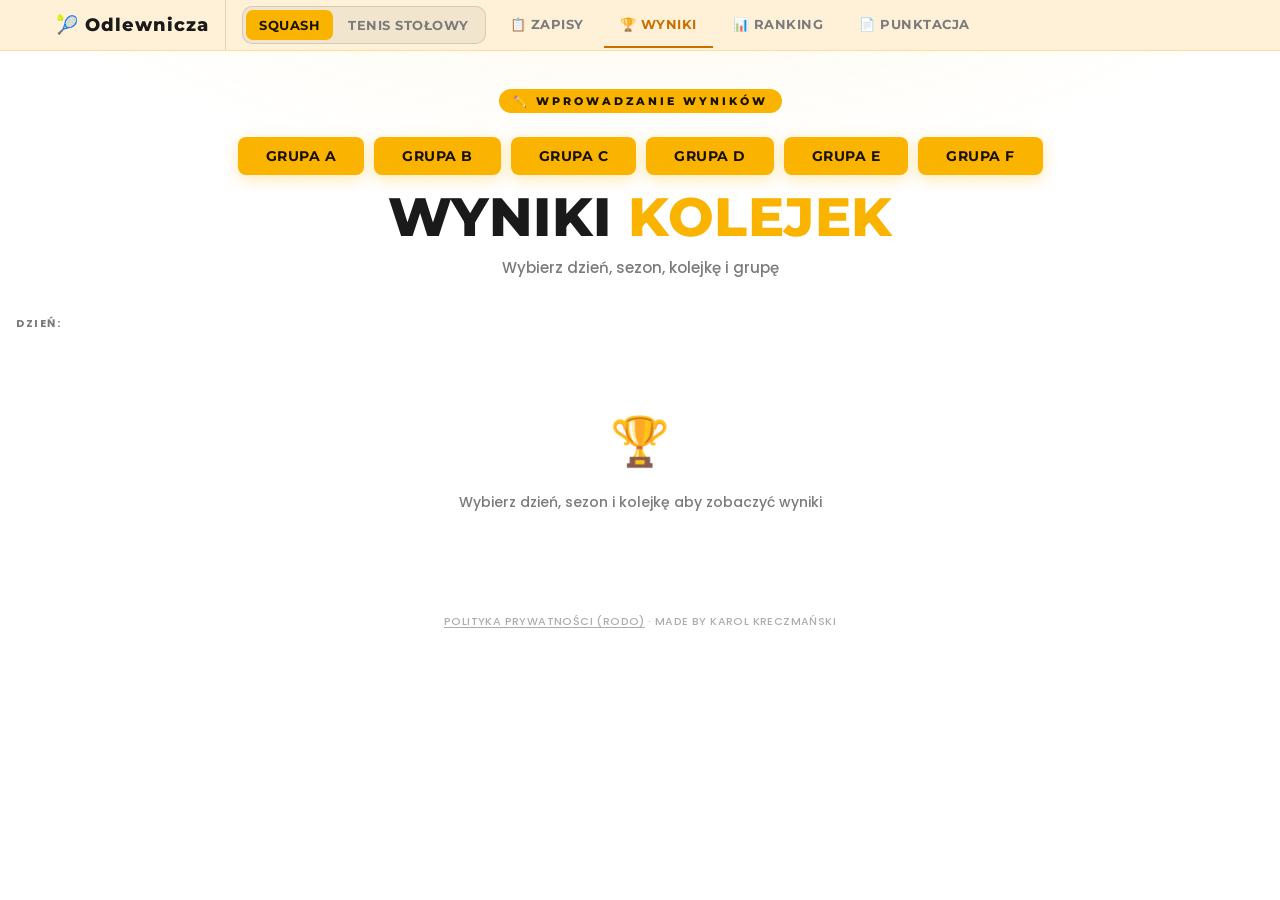
<file: wyniki.html>
<!DOCTYPE html>
<html lang="pl">
<head>
<meta charset="UTF-8" />
<meta name="viewport" content="width=device-width, initial-scale=1.0" />
<meta name="robots" content="noindex, nofollow" />
<title>Liga Squasha — Wyniki</title>
<link href="pliki/fonts/fonts.css" rel="stylesheet" />
<style>
  *, *::before, *::after { box-sizing: border-box; margin: 0; padding: 0; }

  :root {
    --bg:        #ffffff;
    --surface:   rgba(0,0,0,0.03);
    --glass:     rgba(0,0,0,0.04);
    --border:    rgba(0,0,0,0.12);
    --border-hi: rgba(0,0,0,0.24);
    --muted:     #7b7b7b;
    --text:      #242424;
    --accent:    #fab400;
    --accent-dk: #c96f00;
    --accent2:   #1a1a1a;
    --c0: #fab400;
    --c1: #1a1a1a;
    --c2: #fab400;
    --c3: #1a1a1a;
    --red: #d64545;
  }

  html { scroll-behavior: smooth; }
  body {
    background: var(--bg); color: var(--text);
    font-family: 'Poppins', 'Arial', sans-serif;
    min-height: 100vh; padding: 0 0 80px; position: relative;
  }
  body::before {
    content: ''; position: fixed; inset: 0;
    background: radial-gradient(ellipse 90% 45% at 50% -5%, rgba(250,180,0,0.07) 0%, transparent 55%);
    pointer-events: none; z-index: 0;
  }

  /* ── NAV ── */
  .nav { background: rgba(255,241,214,0.94); border-bottom: 1px solid rgba(250,180,0,0.3); position: sticky; top: 0; z-index: 100; backdrop-filter: blur(16px); -webkit-backdrop-filter: blur(16px); }
  .nav-inner { max-width: 1200px; margin: 0 auto; display: flex; align-items: center; gap: 4px; overflow-x: auto; scrollbar-width: none; padding: 0 16px; }
  .nav-inner::-webkit-scrollbar { display: none; }
  .nav-logo { font-family: 'Montserrat', sans-serif; font-weight: 800; font-size: 18px; letter-spacing: 1px; color: var(--accent2); padding: 14px 16px 14px 0; margin-right: 8px; border-right: 1px solid var(--border); white-space: nowrap; flex-shrink: 0; }
  .nav-link { display: flex; align-items: center; gap: 6px; padding: 14px 16px; font-family: 'Montserrat', sans-serif; font-size: 13px; font-weight: 700; letter-spacing: 0.5px; color: var(--muted); text-decoration: none; border-bottom: 2px solid transparent; transition: color .15s, border-color .15s; white-space: nowrap; flex-shrink: 0; text-transform: uppercase; }
  .nav-link:hover { color: var(--accent2); }
  .nav-link.active { color: var(--accent-dk); border-bottom-color: var(--accent-dk); }

  /* ── PRZEŁĄCZNIK DYSCYPLINY (SQUASH / TENIS STOŁOWY) ── */
  .disc-switch { position: relative; display: inline-flex; align-self: center; flex-shrink: 0; order: 1; gap: 2px; padding: 3px; margin: 0 4px; border-radius: 10px; background: rgba(0,0,0,0.05); border: 1px solid var(--border); }
  .nav-inner .nav-link { order: 2; }
  .disc-tile { position: absolute; top: 3px; bottom: 3px; left: 0; width: 0; border-radius: 7px; background: #fab400; transition: transform .22s ease, width .22s ease, background .22s ease; z-index: 0; }
  .disc-opt { position: relative; z-index: 1; border: none; background: transparent; cursor: pointer; font-family: 'Montserrat', sans-serif; font-weight: 700; font-size: 13px; letter-spacing: 0.5px; text-transform: uppercase; white-space: nowrap; padding: 7px 13px; border-radius: 7px; color: var(--muted); transition: color .2s ease; }
  .disc-switch[data-active="squash"] .disc-tile { background: #fab400; }
  .disc-switch[data-active="tenis"]  .disc-tile { background: #2f7d5c; }
  .disc-opt:hover { color: var(--accent2); }
  .disc-switch[data-active="squash"] .disc-opt[data-disc="squash"] { color: #1a1200; }
  .disc-switch[data-active="tenis"]  .disc-opt[data-disc="tenis"]  { color: #ffffff; }
  .nav-break { display: none; }
  /* ── MOBILE: WYNIKI / RANKING pod logo i przełącznikiem dyscypliny ── */
  @media (max-width: 640px) {
    .nav-inner { flex-wrap: wrap; overflow-x: visible; justify-content: center; row-gap: 0; }
    .nav-logo { border-right: none; margin-right: 0; padding-right: 0; }
    .nav-break { display: block; flex-basis: 100%; height: 0; order: 2; }
    .nav-inner .nav-link { order: 3; padding: 12px 9px; font-size: 12px; gap: 4px; }
  }

  /* ── PAGE ── */
  .page-wrap { padding: 36px 16px 0; position: relative; z-index: 1; max-width: 1400px; margin: 0 auto; }

  /* ── HEADER ── */
  .header { text-align: center; margin-bottom: 36px; }
  .pill { display: inline-block; background: var(--accent); color: #1a1200; font-family: 'Montserrat', sans-serif; font-size: 11px; font-weight: 800; letter-spacing: 3px; padding: 5px 14px; border-radius: 100px; margin-bottom: 14px; text-transform: uppercase; }
  h1 { font-family: 'Montserrat', sans-serif; font-weight: 800; font-size: clamp(32px, 6.5vw, 54px); line-height: 1.05; letter-spacing: 0.5px; text-transform: uppercase; color: var(--accent2); }
  h1 span { color: var(--accent); }
  .sub { font-size: 15px; font-weight: 500; color: var(--muted); margin-top: 10px; }

  /* ── SELECTOR ROWS ── */
  .selector-row { display: flex; gap: 8px; margin-bottom: 14px; flex-wrap: wrap; align-items: center; }
  .selector-label { font-size: 11px; font-weight: 700; letter-spacing: 1.5px; text-transform: uppercase; color: var(--muted); margin-right: 4px; white-space: nowrap; font-family: 'Poppins', sans-serif; }

  /* ── TABS ── */
  .tab-btn {
    font-family: 'Montserrat', sans-serif; font-size: 12px; font-weight: 700;
    letter-spacing: 0.5px; text-transform: uppercase;
    padding: 7px 16px; border-radius: 9px; cursor: pointer;
    border: 1.5px solid var(--border);
    background: transparent; color: var(--muted);
    transition: all .15s; white-space: nowrap;
  }
  .tab-btn:hover { color: var(--accent2); border-color: var(--border-hi); }
  .tab-btn.active { color: #ffffff; border-color: transparent; }
  .tab-btn.latest::after { content: " ●"; font-size: 9px; color: var(--accent); }

  /* Przyciski kolejek */
  .round-btn {
    font-family: 'Montserrat', sans-serif; font-size: 12px; font-weight: 700;
    letter-spacing: 0.3px; text-transform: uppercase;
    padding: 6px 12px; border-radius: 8px; cursor: pointer;
    border: 1.5px solid var(--border);
    background: transparent; color: var(--muted);
    transition: all .15s; white-space: nowrap;
    display: flex; flex-direction: column; align-items: center; gap: 1px;
  }
  .round-btn .r-num  { font-size: 14px; }
  .round-btn .r-date { font-size: 10px; opacity: .7; }
  .round-btn:hover   { color: var(--accent2); border-color: var(--border-hi); }
  .round-btn.active  { color: #ffffff; border-color: transparent; }

  /* Przyciski grup */
  .group-btn {
    font-family: 'Montserrat', sans-serif; font-weight: 800; font-size: 15px; letter-spacing: 0.3px;
    padding: 6px 18px; border-radius: 9px; cursor: pointer;
    border: 1.5px solid var(--border);
    background: transparent; color: var(--muted);
    transition: all .15s;
  }
  .group-btn:hover  { color: var(--accent2); border-color: var(--border-hi); }
  .group-btn.active { color: #ffffff; border-color: transparent; }

  /* Przycisk ręcznego przeładowania */
  .refresh-btn {
    font-family: 'Montserrat', sans-serif; font-size: 11px; font-weight: 700;
    letter-spacing: 0.5px; text-transform: uppercase;
    padding: 6px 14px; border-radius: 8px; cursor: pointer;
    border: 1.5px solid var(--border);
    background: transparent; color: var(--muted);
    transition: all .15s; white-space: nowrap;
  }
  .refresh-btn::before { content: "⟳"; display: inline-block; margin-right: 6px; font-size: 13px; }
  .refresh-btn:hover:not(:disabled) { color: var(--accent2); border-color: var(--border-hi); }
  .refresh-btn:disabled { opacity: .55; cursor: default; }
  .refresh-btn.spin::before { animation: rfspin .8s linear infinite; }
  @keyframes rfspin { to { transform: rotate(360deg); } }
  .refresh-hint { font-size: 11px; color: var(--muted); font-family: 'Poppins', sans-serif; }

  /* ── SEKCJA WYNIKÓW ── */
  .section-title {
    font-family: 'Montserrat', sans-serif;
    font-weight: 800;
    font-size: 16px; letter-spacing: 1px; text-transform: uppercase; color: var(--muted);
    margin: 28px 0 12px;
    display: flex; align-items: center; gap: 10px;
  }
  .section-title::after { content: ''; flex: 1; height: 1px; background: var(--border); }

  /* ── TABLE CARD ── */
  .table-card {
    background: #ffffff;
    border: 1px solid var(--border);
    border-radius: 16px; overflow: hidden;
    box-shadow: 0 2px 14px rgba(0,0,0,0.05);
    position: relative; margin-bottom: 20px;
  }
  .table-card::before { content: ''; position: absolute; top: 0; left: 0; right: 0; height: 3px; background: var(--accent-day); }
  .table-scroll { overflow-x: auto; }

  /* ── RANKING TABLE ── */
  .rank-table { width: 100%; border-collapse: collapse; font-size: 14px; }
  .rank-table th { padding: 11px 13px; text-align: left; font-family: 'Poppins', sans-serif; font-size: 10px; font-weight: 700; letter-spacing: 1.2px; text-transform: uppercase; color: var(--muted); border-bottom: 1px solid var(--border); background: rgba(0,0,0,0.02); white-space: nowrap; }
  .rank-table th.c { text-align: center; }
  .rank-table td { padding: 10px 13px; border-bottom: 1px solid rgba(0,0,0,0.05); font-weight: 500; white-space: nowrap; color: var(--text); }
  .rank-table tr:last-child td { border-bottom: none; }
  .rank-table tr:hover td { background: rgba(0,0,0,0.015); }
  .rank-table td.c { text-align: center; }
  .pos-1 { font-family:'Montserrat',sans-serif; font-weight:800; font-size:15px; color:#c9960a; }
  .pos-2 { font-family:'Montserrat',sans-serif; font-weight:800; font-size:15px; color:#8a8a8a; }
  .pos-3 { font-family:'Montserrat',sans-serif; font-weight:800; font-size:15px; color:#a05a2c; }
  .pos-n { font-family:'Montserrat',sans-serif; font-weight:700; font-size:14px; color:var(--muted); }
  .pname { font-size:14px; font-weight:600; }
  .pname.t1 { color:#c9960a; }
  .pname.t2 { color:#7c7c7c; }
  .pname.t3 { color:#a05a2c; }
  .pts-cell { font-weight:800; text-align:center; }

  /* ── LOADING / ERROR ── */
  .state-box { text-align: center; padding: 60px 20px; color: var(--muted); }
  .state-box .icon { font-size: 48px; margin-bottom: 14px; }
  .state-box p { font-size: 14px; font-weight: 500; }
  .spinner { display: inline-block; width: 30px; height: 30px; border: 3px solid rgba(250,180,0,0.15); border-top-color: var(--accent); border-radius: 50%; animation: spin .7s linear infinite; margin-bottom: 14px; }
  @keyframes spin { to { transform: rotate(360deg); } }

  /* ── FOOTER ── */
  footer { text-align: center; font-size: 11px; font-weight: 500; color: rgba(0,0,0,0.32); margin-top: 40px; letter-spacing: 0.4px; text-transform: uppercase; }

  /* ── MATCH GRID (siatka meczów) ─────────────────────────────
     Klasy pomocnicze używane przez renderMatchGrid()
  ── */
  .match-grid-table {
    border-collapse: collapse;
    font-family: 'Poppins', sans-serif;
    font-size: 13px;
    min-width: 100%;
    outline: 2px solid var(--border-hi);
  }
  /* Mocniejsze linie siatki dla lepszego kontrastu */
  .match-grid-table td, .match-grid-table th { border-color: var(--border-hi); }
  /* Nagłówek z nazwą gracza (kolumna) */
 .mg-header-player div {
  display: block;
}
 /* PO */
.mg-header-player {
  padding: 8px 4px;
  font-size: 12px; font-weight: 800; font-family: 'Montserrat', sans-serif;
  letter-spacing: 0.3px; text-transform: uppercase; text-align: center;
  background: rgba(0,0,0,0.03);
  border: 1px solid var(--border);
  white-space: pre-line;
  word-break: break-word;
  width: 88px;
  max-width: 88px;
  overflow-wrap: break-word;
  line-height: 1.5;
}
/* NOWE */
.mg-header-player br {
  display: block;
}
  /* Podkolumny: S1 S2 S3 W */
  /* PO */
.mg-sub-header {
  padding: 4px 2px;
  font-size: 10px; font-weight: 700; letter-spacing: 1px;
  text-align: center; color: var(--muted);
  background: rgba(0,0,0,0.02);
  border: 1px solid var(--border);
  text-transform: uppercase;
  width: 20px;
  min-width: 20px;
}
  }
  /* Komórka z nazwą gracza (wiersz) */
  /* PO */
.mg-row-player {
  padding: 8px 14px;
  font-size: 15px; font-weight: 800;
  white-space: normal; overflow-wrap: break-word; word-break: break-word; vertical-align: middle;
  border: 1px solid var(--border);
  font-family: 'Poppins', sans-serif;
  width: 1%; /* kurczy się do minimalnej potrzebnej szerokości */
}
  /* Przekątna (gracz vs siebie) */
  .mg-diagonal {
    background: rgba(0,0,0,0.05);
    border: 1px solid var(--border);
  }
  /* Wynik pojedynczego seta (liczby punktów) */
  .mg-score {
  padding: 6px 4px;
  text-align: center; font-weight: 600;
  font-size: 15px;
  background: rgba(0,0,0,0.015);
  border: 1px solid var(--border);
  color: var(--text);
  width: 20px;
  min-width: 20px;
}

.mg-result {
  padding: 6px 4px;
  text-align: center; font-weight: 800;
  font-size: 15px;
  background: rgba(0,0,0,0.045);
  border: 1px solid var(--border-hi);
  width: 20px;
  min-width: 20px;
}
  /* Mecz nierozegrany */
  .mg-empty {
    padding: 8px;
    text-align: center; color: var(--muted);
    font-size: 18px;
    background: rgba(0,0,0,0.02);
    border: 1px solid var(--border);
    vertical-align: middle;
  }
  /* Narożnik nagłówka */
  /* PO */
.mg-corner {
  padding: 8px 12px;
  font-size: 10px; font-weight: 800; letter-spacing: 1px; text-transform: uppercase;
  color: var(--muted); text-align: center; vertical-align: middle;
  background: rgba(0,0,0,0.05);
  border: 1px solid var(--border);
  width: 1%;
}
 .pill-btn {
  cursor: pointer;
  border: none;
  font-size: 13px;
  transition: box-shadow .15s, transform .15s;
}
.pill-btn:hover {
  transform: translateY(-1px);
  box-shadow: 0 4px 20px rgba(250,180,0,0.35);
}

.group-entry-btn {
  display: inline-flex;
  align-items: center;
  padding: 10px 28px;
  border-radius: 8px;
  font-family: 'Montserrat', sans-serif;
  font-weight: 700;
  font-size: 14px;
  letter-spacing: 0.5px;
  text-transform: uppercase;
  text-decoration: none;
  color: #1a1200;
  background: var(--accent);
  box-shadow: 0 4px 16px rgba(250,180,0,0.3);
  transition: transform .15s, box-shadow .15s;
}
.group-entry-btn:hover {
  transform: translateY(-2px);
  box-shadow: 0 6px 24px rgba(250,180,0,0.45);
}
  footer a.privacy-link { color: inherit; text-decoration: underline; text-underline-offset: 2px; }
  footer a.privacy-link:hover { color: var(--accent-dk); }
</style>
</head>
<body>

<!-- ═══ KONFIGURACJA ══════════════════════════════════════════ -->
<script>
  // ⬇ Wklej URL swojego Web Appa (Kod_Wyniki.gs)
  const WYNIKI_URL = "https://script.google.com/macros/s/AKfycbyVYHCw_Wz3Grbyt5P14Bt-x6ScrpaQ2oPT12ybPJ5G2tyttTIqOFcXlMhZ47jjVL2Yiw/exec";

  const DAY_CONFIG = {
     sun: { label: "Niedziela", color: "#c96f00" },
  };

  const DAY_ORDER = ["sun"]; // kolejność zakładek

  // Numer sezonu = ROK*10 + PORA_ROKU (1=Zima,2=Wiosna,3=Lato,4=Jesień)
  // — patrz komentarz w Kod wyniki.gs. Etykieta liczona automatycznie.
  const SEASON_QUARTERS = ["", "Zima", "Wiosna", "Lato", "Jesień"];
  function seasonLabel(season) {
    if (season === 1) return "WYDARZENIA SPECJALNE";
    const year = Math.floor(season / 10);
    const q = season % 10;
    return (SEASON_QUARTERS[q] || "Sezon") + " " + year;
  }
</script>
<!-- ══════════════════════════════════════════════════════════ -->

<nav class="nav">
  <div class="nav-inner">
    <div class="nav-logo" id="navLogo" style="cursor:default;touch-action:manipulation;">🎾 Odlewnicza</div>
    <span class="nav-break"></span>
    <a class="nav-link"        data-sec="index"   href="index.html">📋 Zapisy</a>
    <a class="nav-link active" data-sec="wyniki"  href="wyniki.html">🏆 Wyniki</a>
    <a class="nav-link"        data-sec="ranking" href="ranking.html">📊 Ranking</a>
    <a class="nav-link"        data-sec="punktacja" href="punktacja.html">📄 Punktacja</a>
    <div class="disc-switch">
      <span class="disc-tile"></span>
      <button type="button" class="disc-opt" data-disc="squash">SQUASH</button>
      <button type="button" class="disc-opt" data-disc="tenis">TENIS STOŁOWY</button>
    </div>
  </div>
</nav>

<!-- ═══ PRZEŁĄCZNIK DYSCYPLINY ══════════════════════════════════ -->
<script>
  window.__PAGE_DISC = "squash";
  window.__PAGE_SEC  = "wyniki";
</script>
<script>
(function () {
  var KEY = "odlewnicza_disc";
  var PAGE_DISC = window.__PAGE_DISC;
  var PAGE_SEC  = window.__PAGE_SEC;
  var MAP = {
    squash: { index: "index.html",       wyniki: "wyniki.html",       ranking: "ranking.html",       punktacja: "punktacja.html" },
    tenis:  { index: "index-tenis.html", wyniki: "wyniki-tenis.html", ranking: "ranking-tenis.html", punktacja: "punktacja-tenis.html" }
  };
  var stored = null;
  try { stored = localStorage.getItem(KEY); } catch (e) {}
  if ((stored === "squash" || stored === "tenis") && stored !== PAGE_DISC) {
    location.replace(MAP[stored][PAGE_SEC]);
    return;
  }
  try { localStorage.setItem(KEY, PAGE_DISC); } catch (e) {}

  document.addEventListener("DOMContentLoaded", function () {
    document.querySelectorAll(".nav-link[data-sec]").forEach(function (a) {
      a.setAttribute("href", MAP[PAGE_DISC][a.dataset.sec]);
    });
    var sw = document.querySelector(".disc-switch");
    if (!sw) return;
    sw.dataset.active = PAGE_DISC;
    var tile = sw.querySelector(".disc-tile");
    function place() {
      var act = sw.querySelector('.disc-opt[data-disc="' + sw.dataset.active + '"]');
      if (!act) return;
      tile.style.width = act.offsetWidth + "px";
      tile.style.transform = "translateX(" + act.offsetLeft + "px)";
    }
    place();
    window.addEventListener("resize", place);
    if (document.fonts && document.fonts.ready) document.fonts.ready.then(place);
    sw.querySelectorAll(".disc-opt").forEach(function (btn) {
      btn.addEventListener("click", function () {
        var d = btn.dataset.disc;
        if (d === PAGE_DISC) return;
        try { localStorage.setItem(KEY, d); } catch (e) {}
        location.href = MAP[d][PAGE_SEC];
      });
    });
  });
})();
</script>

<div class="page-wrap">
  <div class="header">
 <div class="pill">✏️ Wprowadzanie wyników</div>
<div id="wprowadzaniePanel" style="margin-bottom:14px;">
  <div style="display:flex; gap:10px; justify-content:center; flex-wrap:wrap; margin-top:10px;">
    <a href="https://script.google.com/macros/s/AKfycbxS6mSQiSZRWy8B9TRce0DsY11pdHNxBIleZiWfmmHqlLkSKxXxdon9ijmr2iXcfrb4/exec?group=A"
       target="_blank" class="group-entry-btn">Grupa A</a>
    <a href="https://script.google.com/macros/s/AKfycbxS6mSQiSZRWy8B9TRce0DsY11pdHNxBIleZiWfmmHqlLkSKxXxdon9ijmr2iXcfrb4/exec?group=B"
       target="_blank" class="group-entry-btn">Grupa B</a>
    <a href="https://script.google.com/macros/s/AKfycbxS6mSQiSZRWy8B9TRce0DsY11pdHNxBIleZiWfmmHqlLkSKxXxdon9ijmr2iXcfrb4/exec?group=C"
       target="_blank" class="group-entry-btn">Grupa C</a>
    <a href="https://script.google.com/macros/s/AKfycbxS6mSQiSZRWy8B9TRce0DsY11pdHNxBIleZiWfmmHqlLkSKxXxdon9ijmr2iXcfrb4/exec?group=D"
       target="_blank" class="group-entry-btn">Grupa D</a>
    <a href="https://script.google.com/macros/s/AKfycbxS6mSQiSZRWy8B9TRce0DsY11pdHNxBIleZiWfmmHqlLkSKxXxdon9ijmr2iXcfrb4/exec?group=E"
       target="_blank" class="group-entry-btn">Grupa E</a>
    <a href="https://script.google.com/macros/s/AKfycbxS6mSQiSZRWy8B9TRce0DsY11pdHNxBIleZiWfmmHqlLkSKxXxdon9ijmr2iXcfrb4/exec?group=F"
       target="_blank" class="group-entry-btn">Grupa F</a>
  </div>
</div>
    <h1>WYNIKI <span>KOLEJEK</span></h1>
    <p class="sub">Wybierz dzień, sezon, kolejkę i grupę</p>
  </div>

  <!-- Selektor dnia -->
  <div class="selector-row">
    <span class="selector-label">Dzień:</span>
    <div id="dayTabs"></div>
  </div>

  <!-- Selektor sezonu -->
  <div class="selector-row" id="seasonRow" style="display:none">
    <span class="selector-label">Sezon:</span>
    <div id="seasonTabs"></div>
  </div>

  <!-- Selektor kolejki -->
  <div class="selector-row" id="roundRow" style="display:none">
    <span class="selector-label">Kolejka:</span>
    <div id="roundTabs" style="display:flex;gap:6px;flex-wrap:wrap"></div>
  </div>

  <!-- Selektor grupy -->
  <div class="selector-row" id="groupRow" style="display:none">
    <span class="selector-label">Grupa:</span>
    <div id="groupTabs"></div>
  </div>

  <!-- Ręczne przeładowanie (omija cache serwera) -->
  <div class="selector-row" id="refreshRow" style="display:none">
    <button id="refreshBtn" class="refresh-btn" type="button">Przeładuj kolejki</button>
    <span id="refreshHint" class="refresh-hint"></span>
  </div>

  <!-- Obszar wyników -->
  <div id="contentArea">
    <div class="state-box">
      <div class="icon">🏆</div>
      <p>Wybierz dzień, sezon i kolejkę aby zobaczyć wyniki</p>
    </div>
  </div>

  <footer><a class="privacy-link" href="polityka-prywatnosci.html">Polityka prywatności (RODO)</a> · Made by Karol Kreczmański</footer>
</div>

<script>
// ══════════════════════════════════════════════════════════════
//  STATE
// ══════════════════════════════════════════════════════════════
let state = {
  meta:         {},    // { thu: { seasons:[], latest:4 }, ... }
  activeDay:    null,
  activeSeason: null,
  activeRound:  null,
  activeGroup:  null,
  rounds:       [],    // [ { round, date, groups[] }, ... ]
};

// Przycisk „Przeładuj kolejki" jest domyślnie ukryty — odblokowuje go
// potrójne kliknięcie w logo „Odlewnicza" (patrz na dole skryptu).
let refreshUnlocked = false;
try { refreshUnlocked = sessionStorage.getItem("odlewnicza_refresh") === "1"; } catch (e) {}

// ══════════════════════════════════════════════════════════════
//  API (JSONP — omija CORS przy wywołaniu z pliku lokalnego)
// ══════════════════════════════════════════════════════════════
// Pojedyncza próba zapytania JSONP z własnym limitem czasu.
function apiOnce(params, timeoutMs) {
  return new Promise((resolve, reject) => {
    const cb = "jsonp_" + Math.random().toString(36).slice(2);
    let script;
    const t = setTimeout(() => {
      // Spóźniona odpowiedź może jeszcze przyjść — zostawiamy pustą funkcję,
      // żeby nie było „ReferenceError: jsonp_… is not defined".
      window[cb] = () => { delete window[cb]; };
      if (script) script.remove();
      reject(new Error("timeout"));
    }, timeoutMs);
    window[cb] = data => {
      clearTimeout(t);
      delete window[cb];
      if (script) script.remove();
      resolve(data);
    };
    script = document.createElement("script");
    script.src = WYNIKI_URL + "?" + new URLSearchParams({ ...params, callback: cb });
    script.onerror = () => {
      clearTimeout(t);
      delete window[cb];
      if (script) script.remove();
      reject(new Error("błąd sieci"));
    };
    document.head.appendChild(script);
  });
}

// Google Apps Script bywa wolny (zimny start, wielu widzów naraz), więc
// ponawiamy zapytanie z rosnącym limitem czasu, zanim pokażemy błąd.
async function api(params) {
  const timeouts = [12000, 18000, 25000]; // ms — kolejne próby
  let lastErr;
  for (let i = 0; i < timeouts.length; i++) {
    try {
      return await apiOnce(params, timeouts[i]);
    } catch (e) {
      lastErr = e;
      if (i < timeouts.length - 1) {
        await new Promise(r => setTimeout(r, 700)); // krótka przerwa przed ponowieniem
      }
    }
  }
  throw lastErr;
}

// ══════════════════════════════════════════════════════════════
//  INIT
// ══════════════════════════════════════════════════════════════
async function init() {
  try {
    const res = await api({ action: "meta" });
    if (!res.ok) { showError(res.error); return; }
    state.meta = res.meta;

   // Kolejność dni ligi (bez poniedziałku — to trening)
const LEAGUE_DAYS = [
  { key: "sun", dow: 0 }
];

const todayDow = new Date().getDay(); // 0=nd, 1=pn, 2=wt, 3=śr, 4=czw, 5=pt, 6=sob

// Znajdź ostatni miniony dzień ligowy (lub dzisiejszy)
let bestDay = null;
let bestDiff = 999;
for (const d of LEAGUE_DAYS) {
  if (!state.meta[d.key]) continue;
  const diff = (todayDow - d.dow + 7) % 7; // ile dni temu był ten dzień
  if (diff < bestDiff) {
    bestDiff = diff;
    bestDay  = d.key;
  }
}
state.activeDay = bestDay || DAY_ORDER.find(d => state.meta[d]);
    state.activeSeason = state.meta[state.activeDay]?.latest || 1;

    renderDayTabs();
    await loadRounds();
  } catch(e) {
    showError("Nie można połączyć się z serwerem: " + e.message);
  }
}

// ══════════════════════════════════════════════════════════════
//  RENDER: zakładki dnia
// ══════════════════════════════════════════════════════════════
function renderDayTabs() {
  const el = document.getElementById("dayTabs");
  el.style.display = "flex"; el.style.gap = "6px"; el.style.flexWrap = "wrap";
  el.innerHTML = "";
  for (const key of DAY_ORDER) {
    if (!state.meta[key]) continue;
    const cfg = DAY_CONFIG[key];
    const btn = document.createElement("button");
    btn.className = "tab-btn" + (key === state.activeDay ? " active" : "");
    btn.textContent = cfg.label;
    if (key === state.activeDay) btn.style.background = cfg.color;
    btn.addEventListener("click", async () => {
      state.activeDay    = key;
      state.activeSeason = state.meta[key].latest;
      state.activeRound  = null;
      state.activeGroup  = null;
      state.rounds       = [];
      renderDayTabs();
      hideGroupRow();
      clearContent();
      await loadRounds();
    });
    el.appendChild(btn);
  }
}

// ══════════════════════════════════════════════════════════════
//  RENDER: zakładki sezonu
// ══════════════════════════════════════════════════════════════
function renderSeasonTabs() {
  const row = document.getElementById("seasonRow");
  const el  = document.getElementById("seasonTabs");
  if (!state.meta[state.activeDay]) { row.style.display = "none"; return; }

  el.style.display = "flex"; el.style.gap = "6px"; el.style.flexWrap = "wrap";
  el.innerHTML = "";
  row.style.display = "flex";

  const seasons = [...state.meta[state.activeDay].seasons].sort((a,b) => b - a);
  const latest  = state.meta[state.activeDay].latest;
  const color   = DAY_CONFIG[state.activeDay]?.color || "#c96f00";

  for (const s of seasons) {
    const btn = document.createElement("button");
    btn.className = "tab-btn"
      + (s === state.activeSeason ? " active" : "")
      + (s === latest ? " latest" : "");
    btn.textContent = seasonLabel(s);
    if (s === state.activeSeason) btn.style.background = color;
    btn.addEventListener("click", async () => {
      state.activeSeason = s;
      state.activeRound  = null;
      state.activeGroup  = null;
      state.rounds       = [];
      renderSeasonTabs();
      hideGroupRow();
      clearContent();
      await loadRounds();
    });
    el.appendChild(btn);
  }
}

// ══════════════════════════════════════════════════════════════
//  LOAD: lista kolejek
// ══════════════════════════════════════════════════════════════
// keep=true → zachowaj bieżącą kolejkę/grupę (przycisk „Przeładuj kolejki").
// keep=false → wskocz na najnowszą kolejkę (wejście na stronę / zmiana sezonu).
async function loadRounds(fresh = false, keep = false) {
  const keepRound = keep ? state.activeRound : null;
  const keepGroup = keep ? state.activeGroup : null;

  showContentLoading();
  renderSeasonTabs();
  document.getElementById("roundRow").style.display = "none";

  try {
    const res = await api({
      action:  "rounds",
      dayKey:  state.activeDay,
      season:  state.activeSeason,
      ...(fresh ? { fresh: 1 } : {}),
    });
    if (!res.ok) { showError(res.error); return; }

    state.rounds = res.rounds; // posortowane malejąco

    if (state.rounds.length > 0) {
      const cur = keepRound != null ? state.rounds.find(r => r.round === keepRound) : null;
      if (cur) {
        state.activeRound = cur.round;
        state.activeGroup = cur.groups.includes(keepGroup) ? keepGroup : cur.groups[0];
      } else {
        state.activeRound = state.rounds[0].round;
        state.activeGroup = state.rounds[0].groups[0];
      }
      const active = state.rounds.find(r => r.round === state.activeRound) || state.rounds[0];
      renderRoundTabs();
      renderGroupTabs(active.groups);
      await loadResults(false, fresh);
    } else {
      showError("Brak kolejek w tym sezonie");
    }
  } catch(e) {
    showError("Błąd ładowania kolejek: " + e.message);
  }
}

// ══════════════════════════════════════════════════════════════
//  RENDER: przyciski kolejek
// ══════════════════════════════════════════════════════════════
function renderRoundTabs() {
  const row   = document.getElementById("roundRow");
  const el    = document.getElementById("roundTabs");
  const color = DAY_CONFIG[state.activeDay]?.color || "#c96f00";
  el.innerHTML = "";
  row.style.display = "flex";

  for (const r of state.rounds) {
    const btn = document.createElement("button");
    btn.className = "round-btn" + (r.round === state.activeRound ? " active" : "");
    btn.innerHTML = `<span class="r-num">${r.round}</span><span class="r-date">${r.date}</span>`;
    if (r.round === state.activeRound) btn.style.background = color;
    btn.addEventListener("click", async () => {
      state.activeRound = r.round;
      state.activeGroup = r.groups[0];
      renderRoundTabs();
      renderGroupTabs(r.groups);
      await loadResults();
    });
    el.appendChild(btn);
  }
}

// ══════════════════════════════════════════════════════════════
//  RENDER: przyciski grup (A / B / C)
// ══════════════════════════════════════════════════════════════
function renderGroupTabs(groups) {
  const row   = document.getElementById("groupRow");
  const el    = document.getElementById("groupTabs");
  const color = DAY_CONFIG[state.activeDay]?.color || "#c96f00";
  el.style.display = "flex"; el.style.gap = "6px";
  el.innerHTML = "";

  if (groups.length <= 1) { row.style.display = "none"; return; }

  row.style.display = "flex";
  for (const g of groups) {
    const btn = document.createElement("button");
    btn.className = "group-btn" + (g === state.activeGroup ? " active" : "");
    btn.textContent = "Gr. " + g;
    if (g === state.activeGroup) btn.style.background = color;
    btn.addEventListener("click", async () => {
      state.activeGroup = g;
      renderGroupTabs(groups);
      await loadResults();
    });
    el.appendChild(btn);
  }
}

function hideGroupRow() {
  document.getElementById("groupRow").style.display = "none";
  document.getElementById("roundRow").style.display = "none";
}

// ══════════════════════════════════════════════════════════════
//  LOAD: wyniki kolejki
// ══════════════════════════════════════════════════════════════
// Czy oglądana kolejka jest „na żywo" — tylko wtedy odświeżamy automatycznie.
// Na żywo = aktualny sezon + jedna z dwóch ostatnio rozegranych kolejek.
function isLiveView() {
  const latestSeason = state.meta[state.activeDay] && state.meta[state.activeDay].latest;
  if (!latestSeason || state.activeSeason !== latestSeason) return false;
  const liveRounds = state.rounds.slice(0, 2).map(r => r.round); // rounds są posortowane malejąco
  return liveRounds.includes(state.activeRound);
}

function updateRefreshRow() {
  const row  = document.getElementById("refreshRow");
  const hint = document.getElementById("refreshHint");
  if (!row) return;
  if (!refreshUnlocked) { row.style.display = "none"; return; }
  row.style.display = "flex";
  if (hint) {
    hint.textContent = isLiveView()
      ? "Ta kolejka odświeża się automatycznie co 20 s."
      : "Starsza kolejka — nie odświeża się sama. Kliknij, jeśli zmieniałeś plik.";
  }
}

let resultsInFlight = false;
async function loadResults(silent = false, fresh = false) {
  // Auto-odświeżanie nie nakłada się na trwające zapytanie.
  if (silent && resultsInFlight) return;
  resultsInFlight = true;
  if (!silent) showContentLoading();
  try {
    const res = await api({
      action:  "results",
      dayKey:  state.activeDay,
      season:  state.activeSeason,
      round:   state.activeRound,
      group:   state.activeGroup,
      ...(fresh ? { fresh: 1 } : {}),
    });
    if (!res.ok) { if (!silent) showError(res.error); return; }
    renderResults(res);
    updateRefreshRow();
  } catch(e) {
    if (!silent) showError("Błąd ładowania wyników: " + e.message);
  } finally {
    resultsInFlight = false;
  }
}

// ══════════════════════════════════════════════════════════════
//  RENDER: sekcja wyników (ranking + siatka meczów)
// ══════════════════════════════════════════════════════════════
function renderResults(data) {
  const area  = document.getElementById("contentArea");
  const color = DAY_CONFIG[state.activeDay]?.color || "#c96f00";

  // Pomiń przerysowanie, gdy dane są identyczne — bez migotania i bez gubienia
  // pozycji przewinięcia tabel przy auto-odświeżaniu co kilka sekund.
  const sig = JSON.stringify([data.rankingHeaders, data.rankingRows, data.matchData]);
  if (area.dataset.sig === sig) return;

  // Zapamiętaj poziome/pionowe przewinięcie tabel przed przebudową DOM
  const scrollMem = {};
  area.querySelectorAll(".table-scroll[data-scroll-key]").forEach(el => {
    scrollMem[el.dataset.scrollKey] = { left: el.scrollLeft, top: el.scrollTop };
  });

  area.innerHTML = "";
  area.dataset.sig = sig;

  // ── Ranking kolejki ──────────────────────────────────────────
  if (data.rankingRows && data.rankingRows.length > 0) {
    const title = mkSectionTitle("Ranking kolejki", color);
    area.appendChild(title);

    const card   = mkCard(color);
    const scroll = document.createElement("div");
    scroll.className = "table-scroll";
    scroll.dataset.scrollKey = "ranking";

    const table = document.createElement("table");
    table.className = "rank-table";

    // Nagłówek
    const thead = document.createElement("thead");
    const hr    = document.createElement("tr");
    data.rankingHeaders.forEach((h, i) => {
      const th = document.createElement("th");
      th.textContent = h;
      if (i !== 1) th.className = "c"; // wyśrodkuj wszystko poza "Gracz"
      hr.appendChild(th);
    });
    thead.appendChild(hr);
    table.appendChild(thead);

    // Wiersze danych
    const tbody = document.createElement("tbody");
    data.rankingRows.forEach(row => {
      const pos = parseInt(row[0]) || 0;
      const tr  = document.createElement("tr");
      row.forEach((val, i) => {
        const td = document.createElement("td");
        if (i === 0) {
          // Miejsce — medal
          td.className = "c";
          const sp = document.createElement("span");
          const posMap = { 1:"pos-1", 2:"pos-2", 3:"pos-3" };
          sp.className = posMap[pos] || "pos-n";
          sp.textContent = pos;
          td.appendChild(sp);
        } else if (i === 1) {
          // Gracz — kolorowe imię dla top 3
          const nameMap = { 1:"t1", 2:"t2", 3:"t3" };
          const sp = document.createElement("span");
          sp.className = "pname " + (nameMap[pos] || "");
          sp.textContent = val;
          td.appendChild(sp);
        } else if (i === 10) {
          // Suma — wyróżniona kolorem dnia
          td.className = "pts-cell c";
          td.style.color = color;
          td.textContent = fmtNum(val);
        } else {
          td.className = "c";
          td.textContent = fmtNum(val);
        }
        tr.appendChild(td);
      });
      tbody.appendChild(tr);
    });
    table.appendChild(tbody);
    scroll.appendChild(table);
    card.appendChild(scroll);
    area.appendChild(card);
  }

  // ── Siatka wyników meczów ────────────────────────────────────
  //
  //  Struktura danych z arkusza (A1:AK20):
  //   Wiersze 0-1 (1-2): nagłówki — nazwy graczy co 4 kol. (B1=gracz1, F1=gracz2 ...)
  //   Wiersze 2,3 (3,4): gracz 1 — każda para wierszy to jeden gracz
  //   Wiersze 4,5 (5,6): gracz 2, itd.
  //   W każdej grupie 4 kolumn: [S1][S2][S3][Wynik setów]
  //   Przekątna (gracz vs siebie): wyróżniona tłem, brak danych
  //
  if (data.matchData && data.matchData.length > 0) {
    const title2 = mkSectionTitle("Wyniki meczów", color);
    area.appendChild(title2);

    const card2   = mkCard(color);
    const scroll2 = document.createElement("div");
    scroll2.className = "table-scroll";
    scroll2.dataset.scrollKey = "matches";

    const matchGrid = renderMatchGrid(data.matchData, color);
    if (matchGrid) {
      scroll2.appendChild(matchGrid);
    } else {
      scroll2.innerHTML = '<p style="padding:20px;color:var(--muted)">Brak danych meczów</p>';
    }

    card2.appendChild(scroll2);
    area.appendChild(card2);
  }

  if ((!data.rankingRows || data.rankingRows.length === 0) &&
      (!data.matchData   || data.matchData.length === 0)) {
    showError("Brak danych w tym pliku");
  }

  // Przywróć zapamiętane przewinięcie tabel po przebudowie
  const restoreScroll = () => {
    area.querySelectorAll(".table-scroll[data-scroll-key]").forEach(el => {
      const m = scrollMem[el.dataset.scrollKey];
      if (m) { el.scrollLeft = m.left; el.scrollTop = m.top; }
    });
  };
  restoreScroll();
  requestAnimationFrame(restoreScroll);
}

// ══════════════════════════════════════════════════════════════
//  renderMatchGrid — siatka wyników meczów
//
//  Buduje tabelę HTML odzwierciedlającą strukturę arkusza:
//   • Nagłówki kolumn: nazwy graczy (colspan=4 każdy)
//   • Podkolumny: S1 S2 S3 W (wynik setów)
//   • Wiersze: każdy gracz zajmuje 2 wiersze (rowspan=2 dla nazwy)
//   • Przekątna (gracz vs siebie): wyróżniony kolor, colspan=4 rowspan=2
//   • Komórki wyników setów: ciemniejsze tło
//   • Komórka z liczbą wygranych setów (W): jasniejsze tło, pogrubiona
//   • Nierozegrany mecz: szary myślnik
// ══════════════════════════════════════════════════════════════
function renderMatchGrid(matchData, color) {
  if (!matchData || matchData.length < 3) return null;

  const playerNames = [];
  for (let c = 1; c < matchData[0].length; c += 4) {
    const val = matchData[0][c];
    if (val !== "" && val !== null && val !== undefined) {
      playerNames.push(String(val).trim());
    }
  }
  const n = playerNames.length;
  if (n === 0) return null;

  const tbl = document.createElement("table");
  tbl.className = "match-grid-table";
  tbl.style.tableLayout = "fixed";

  // ── Nagłówek: wiersz 1 — narożnik + nazwy graczy ──
  const thead = document.createElement("thead");
  const hRow1 = document.createElement("tr");

  // Narożnik — stała szerokość na imię + nazwisko w jednej linii
  const corner = document.createElement("th");
  corner.className = "mg-corner";
  corner.rowSpan = 2;
  corner.textContent = "Gracz";
  corner.style.width = "120px";
  corner.style.minWidth = "120px";
  corner.style.maxWidth = "120px";
  hRow1.appendChild(corner);

  for (const name of playerNames) {
    const th = document.createElement("th");
    th.className = "mg-header-player";
    th.colSpan = 4;
    th.style.color = color;
    // imię i nazwisko jedno pod drugim, stała szerokość bloku
   /* NOWE */
th.style.width = "88px";
th.style.minWidth = "88px";
th.style.maxWidth = "88px";
th.style.display = "table-cell"; // wymuszone, bo colSpan może to resetować
th.style.verticalAlign = "middle";

const inner = document.createElement("div");
inner.style.display = "flex";
inner.style.flexDirection = "column";
inner.style.alignItems = "center";
inner.style.gap = "2px";

const parts = name.trim().split(" ");
const first = document.createElement("span");
first.textContent = parts[0];
inner.appendChild(first);
if (parts.length > 1) {
  const last = document.createElement("span");
  last.textContent = parts.slice(1).join(" ");
  inner.appendChild(last);
}
th.appendChild(inner);
    hRow1.appendChild(th);
  }
  thead.appendChild(hRow1);

  // ── Nagłówek: wiersz 2 — podkolumny S1 S2 S3 W ──
  const hRow2 = document.createElement("tr");
  for (let j = 0; j < n; j++) {
    ["S1", "S2", "S3", "W"].forEach(label => {
      const th = document.createElement("th");
      th.className = "mg-sub-header";
      th.textContent = label;
      th.style.width = "22px";
      th.style.minWidth = "22px";
      th.style.maxWidth = "22px";
      hRow2.appendChild(th);
    });
  }
  thead.appendChild(hRow2);
  tbl.appendChild(thead);

  // ── Wiersze danych ──
  const tbody = document.createElement("tbody");

  for (let i = 0; i < n; i++) {
    const rowA = matchData[2 + i * 2] || [];
    const rowB = matchData[3 + i * 2] || [];

    // ── Górny wiersz gracza i ──
    const tr1 = document.createElement("tr");
    tr1.style.borderTop = "2px solid rgba(0,0,0,0.38)";

    // Pierwsza kolumna — imię i nazwisko w jednej linii, stała szerokość
    const nameTd = document.createElement("td");
    nameTd.className = "mg-row-player";
    nameTd.rowSpan = 2;
    nameTd.style.color = color;
    nameTd.style.width = "120px";
    nameTd.style.minWidth = "120px";
    nameTd.style.maxWidth = "120px";
    nameTd.style.whiteSpace = "normal";
    nameTd.style.overflowWrap = "break-word";
    nameTd.style.wordBreak = "break-word";
   nameTd.style.textAlign = "center"; // wyśrodkuj
   nameTd.style.fontSize = "15px";
nameTd.style.fontWeight = "900";
    nameTd.textContent = playerNames[i];
    tr1.appendChild(nameTd);

    for (let j = 0; j < n; j++) {
      const colStart = 1 + j * 4;
      const isEven = (i + j) % 2 === 0;

      if (i === j) {
        const diag = document.createElement("td");
        diag.className = "mg-diagonal";
        diag.colSpan = 4;
        diag.rowSpan = 2;
        tr1.appendChild(diag);
      } else {
        const s1 = rowA[colStart];
        const notPlayed = isNotPlayed(s1);

        if (notPlayed) {
          const ph = document.createElement("td");
          ph.className = "mg-empty";
          ph.colSpan = 4;
          ph.rowSpan = 2;
          ph.textContent = "—";
          ph.style.background = isEven
            ? "rgba(0,0,0,0.04)"
            : "rgba(0,0,0,0.13)";
          tr1.appendChild(ph);
        } else {
          for (let c = 0; c < 3; c++) {
            const td = document.createElement("td");
            td.className = "mg-score";
            td.textContent = fmtVal(rowA[colStart + c]);
            td.style.width = "22px";
            td.style.background = isEven
              ? "rgba(0,0,0,0.04)"
              : "rgba(0,0,0,0.13)";
            tr1.appendChild(td);
          }
          const wTd = document.createElement("td");
          wTd.className = "mg-result";
          wTd.style.color = color;
          wTd.style.width = "22px";
          wTd.textContent = fmtVal(rowA[colStart + 3]);
          wTd.style.background = mgTint(color, 0.18);
          tr1.appendChild(wTd);
        }
      }
    }
    tbody.appendChild(tr1);

    // ── Dolny wiersz gracza i ──
    const tr2 = document.createElement("tr");

    for (let j = 0; j < n; j++) {
      if (i === j) continue;

      const colStart = 1 + j * 4;
      const isEven = (i + j) % 2 === 0;
      const s1 = rowA[colStart];
      if (isNotPlayed(s1)) continue;

      for (let c = 0; c < 3; c++) {
        const td = document.createElement("td");
        td.className = "mg-score";
        td.textContent = fmtVal(rowB[colStart + c]);
        td.style.width = "22px";
        td.style.background = isEven
          ? "rgba(0,0,0,0.04)"
          : "rgba(0,0,0,0.13)";
        tr2.appendChild(td);
      }
      const wTd = document.createElement("td");
      wTd.className = "mg-result";
      wTd.style.color = color;
      wTd.style.width = "22px";
      wTd.textContent = fmtVal(rowB[colStart + 3]);
      wTd.style.background = mgTint(color, 0.18);
      tr2.appendChild(wTd);
    }
    tbody.appendChild(tr2);
  }

  tbl.appendChild(tbody);
  return tbl;
}

// ══════════════════════════════════════════════════════════════
//  POMOCNICZE
// ══════════════════════════════════════════════════════════════

// Czy komórka jest "nierozegrana" (pusta, null lub tekst niecyfrowy)?
function isNotPlayed(val) {
  if (val === "" || val === null || val === undefined) return true;
  if (typeof val === "string") {
    const s = val.trim();
    if (s === "") return true;
    // Jeśli to tekst (np. "WPROWADŹ WYNIK") a nie liczba — nierozegrany
    if (isNaN(Number(s))) return true;
  }
  return false;
}

// Kolor dnia (hex) → rgba z zadaną przezroczystością — tło wygranych setów
function mgTint(hex, a) {
  const h = String(hex || "").trim().replace(/^#/, "");
  const f = h.length === 3 ? h.split("").map(c => c + c).join("") : h;
  const r = parseInt(f.slice(0, 2), 16) || 0;
  const g = parseInt(f.slice(2, 4), 16) || 0;
  const b = parseInt(f.slice(4, 6), 16) || 0;
  return `rgba(${r}, ${g}, ${b}, ${a})`;
}

// Formatowanie wartości w siatce meczów (liczba lub pusty string)
function fmtVal(val) {
  if (val === "" || val === null || val === undefined) return "";
  if (typeof val === "number") return Number.isInteger(val) ? String(val) : String(Math.round(val));
  return String(val).trim();
}

// Formatowanie liczb w tabeli rankingowej
function fmtNum(val) {
  if (val === "" || val === null || val === undefined) return "";
  if (typeof val === "number") {
    return Number.isInteger(val) ? val : parseFloat(val.toFixed(3));
  }
  return val;
}

// Tworzy element tytułu sekcji
function mkSectionTitle(text, color) {
  const div = document.createElement("div");
  div.className  = "section-title";
  div.style.color = color;
  div.textContent = text;
  return div;
}

// Tworzy kartę z podkreśleniem koloru dnia
function mkCard(color) {
  const div = document.createElement("div");
  div.className = "table-card";
  div.style.setProperty("--accent-day", color);
  return div;
}

// ── Stan UI ────────────────────────────────────────────────────
function showContentLoading() {
  const el = document.getElementById("contentArea");
  el.dataset.sig = "";               // wymuś pełne przerysowanie po załadowaniu
  el.innerHTML =
    `<div class="state-box"><div class="spinner"></div><p>Ładowanie wyników…</p></div>`;
}

function showError(msg) {
  const el = document.getElementById("contentArea");
  el.dataset.sig = "";
  el.innerHTML =
    `<div class="state-box"><div class="icon">❌</div><p>${msg}</p></div>`;
}

function clearContent() {
  const el = document.getElementById("contentArea");
  el.dataset.sig = "";
  el.innerHTML =
    `<div class="state-box"><div class="icon">🏆</div><p>Wybierz kolejkę aby zobaczyć wyniki</p></div>`;
}

// ── START ──────────────────────────────────────────────────────
 console.log("Wersja 1");
init();

 // ── AUTO-ODŚWIEŻANIE WYNIKÓW co 20 sekund ───────────────────────
// Tylko dla kolejek „na żywo" (aktualny sezon, 2 ostatnie kolejki)
// i tylko gdy karta jest na wierzchu. Starsze kolejki wczytują się raz.
setInterval(() => {
  if (document.hidden) return;
  if (state.activeRound && state.activeGroup && isLiveView()) {
    loadResults(true);
  }
}, 20000);

// Po powrocie do karty odśwież od razu (jeśli to kolejka na żywo).
document.addEventListener("visibilitychange", () => {
  if (!document.hidden && state.activeRound && state.activeGroup && isLiveView()) {
    loadResults(true);
  }
});

// Przycisk „Przeładuj kolejki" — pełne odświeżenie z pominięciem cache serwera.
(function () {
  const btn = document.getElementById("refreshBtn");
  if (!btn) return;
  btn.addEventListener("click", async () => {
    btn.classList.add("spin");
    btn.disabled = true;
    try { await loadRounds(true, true); }
    finally { btn.classList.remove("spin"); btn.disabled = false; }
  });
})();

// Potrójne kliknięcie w logo „Odlewnicza" pokazuje/ukrywa przycisk „Przeładuj kolejki".
(function () {
  const logo = document.getElementById("navLogo");
  if (!logo) return;
  let clicks = 0, timer;
  logo.addEventListener("click", () => {
    clicks++;
    if (clicks === 1) timer = setTimeout(() => { clicks = 0; }, 800);
    if (clicks >= 3) {
      clearTimeout(timer);
      clicks = 0;
      refreshUnlocked = !refreshUnlocked;
      try { sessionStorage.setItem("odlewnicza_refresh", refreshUnlocked ? "1" : "0"); } catch (e) {}
      updateRefreshRow();
    }
  });
})();
 
</script>
</body>
</html>
</file>
<file: pliki/fonts/fonts.css>
/* Czcionki hostowane lokalnie (bez połączeń z Google Fonts) — Montserrat, Poppins: SIL Open Font License */
/* Montserrat — latin-ext */
@font-face {
  font-family: 'Montserrat';
  font-style: normal;
  font-weight: 600;
  font-display: swap;
  src: url(montserrat-latin-ext-0.woff2) format('woff2');
  unicode-range: U+0100-02BA, U+02BD-02C5, U+02C7-02CC, U+02CE-02D7, U+02DD-02FF, U+0304, U+0308, U+0329, U+1D00-1DBF, U+1E00-1E9F, U+1EF2-1EFF, U+2020, U+20A0-20AB, U+20AD-20C0, U+2113, U+2C60-2C7F, U+A720-A7FF;
}
/* Montserrat — latin */
@font-face {
  font-family: 'Montserrat';
  font-style: normal;
  font-weight: 600;
  font-display: swap;
  src: url(montserrat-latin-1.woff2) format('woff2');
  unicode-range: U+0000-00FF, U+0131, U+0152-0153, U+02BB-02BC, U+02C6, U+02DA, U+02DC, U+0304, U+0308, U+0329, U+2000-206F, U+20AC, U+2122, U+2191, U+2193, U+2212, U+2215, U+FEFF, U+FFFD;
}
/* Montserrat — latin-ext */
@font-face {
  font-family: 'Montserrat';
  font-style: normal;
  font-weight: 700;
  font-display: swap;
  src: url(montserrat-latin-ext-0.woff2) format('woff2');
  unicode-range: U+0100-02BA, U+02BD-02C5, U+02C7-02CC, U+02CE-02D7, U+02DD-02FF, U+0304, U+0308, U+0329, U+1D00-1DBF, U+1E00-1E9F, U+1EF2-1EFF, U+2020, U+20A0-20AB, U+20AD-20C0, U+2113, U+2C60-2C7F, U+A720-A7FF;
}
/* Montserrat — latin */
@font-face {
  font-family: 'Montserrat';
  font-style: normal;
  font-weight: 700;
  font-display: swap;
  src: url(montserrat-latin-1.woff2) format('woff2');
  unicode-range: U+0000-00FF, U+0131, U+0152-0153, U+02BB-02BC, U+02C6, U+02DA, U+02DC, U+0304, U+0308, U+0329, U+2000-206F, U+20AC, U+2122, U+2191, U+2193, U+2212, U+2215, U+FEFF, U+FFFD;
}
/* Montserrat — latin-ext */
@font-face {
  font-family: 'Montserrat';
  font-style: normal;
  font-weight: 800;
  font-display: swap;
  src: url(montserrat-latin-ext-0.woff2) format('woff2');
  unicode-range: U+0100-02BA, U+02BD-02C5, U+02C7-02CC, U+02CE-02D7, U+02DD-02FF, U+0304, U+0308, U+0329, U+1D00-1DBF, U+1E00-1E9F, U+1EF2-1EFF, U+2020, U+20A0-20AB, U+20AD-20C0, U+2113, U+2C60-2C7F, U+A720-A7FF;
}
/* Montserrat — latin */
@font-face {
  font-family: 'Montserrat';
  font-style: normal;
  font-weight: 800;
  font-display: swap;
  src: url(montserrat-latin-1.woff2) format('woff2');
  unicode-range: U+0000-00FF, U+0131, U+0152-0153, U+02BB-02BC, U+02C6, U+02DA, U+02DC, U+0304, U+0308, U+0329, U+2000-206F, U+20AC, U+2122, U+2191, U+2193, U+2212, U+2215, U+FEFF, U+FFFD;
}
/* Montserrat — latin-ext */
@font-face {
  font-family: 'Montserrat';
  font-style: normal;
  font-weight: 900;
  font-display: swap;
  src: url(montserrat-latin-ext-0.woff2) format('woff2');
  unicode-range: U+0100-02BA, U+02BD-02C5, U+02C7-02CC, U+02CE-02D7, U+02DD-02FF, U+0304, U+0308, U+0329, U+1D00-1DBF, U+1E00-1E9F, U+1EF2-1EFF, U+2020, U+20A0-20AB, U+20AD-20C0, U+2113, U+2C60-2C7F, U+A720-A7FF;
}
/* Montserrat — latin */
@font-face {
  font-family: 'Montserrat';
  font-style: normal;
  font-weight: 900;
  font-display: swap;
  src: url(montserrat-latin-1.woff2) format('woff2');
  unicode-range: U+0000-00FF, U+0131, U+0152-0153, U+02BB-02BC, U+02C6, U+02DA, U+02DC, U+0304, U+0308, U+0329, U+2000-206F, U+20AC, U+2122, U+2191, U+2193, U+2212, U+2215, U+FEFF, U+FFFD;
}
/* Poppins — latin-ext */
@font-face {
  font-family: 'Poppins';
  font-style: normal;
  font-weight: 300;
  font-display: swap;
  src: url(poppins-latin-ext-2.woff2) format('woff2');
  unicode-range: U+0100-02BA, U+02BD-02C5, U+02C7-02CC, U+02CE-02D7, U+02DD-02FF, U+0304, U+0308, U+0329, U+1D00-1DBF, U+1E00-1E9F, U+1EF2-1EFF, U+2020, U+20A0-20AB, U+20AD-20C0, U+2113, U+2C60-2C7F, U+A720-A7FF;
}
/* Poppins — latin */
@font-face {
  font-family: 'Poppins';
  font-style: normal;
  font-weight: 300;
  font-display: swap;
  src: url(poppins-latin-3.woff2) format('woff2');
  unicode-range: U+0000-00FF, U+0131, U+0152-0153, U+02BB-02BC, U+02C6, U+02DA, U+02DC, U+0304, U+0308, U+0329, U+2000-206F, U+20AC, U+2122, U+2191, U+2193, U+2212, U+2215, U+FEFF, U+FFFD;
}
/* Poppins — latin-ext */
@font-face {
  font-family: 'Poppins';
  font-style: normal;
  font-weight: 400;
  font-display: swap;
  src: url(poppins-latin-ext-4.woff2) format('woff2');
  unicode-range: U+0100-02BA, U+02BD-02C5, U+02C7-02CC, U+02CE-02D7, U+02DD-02FF, U+0304, U+0308, U+0329, U+1D00-1DBF, U+1E00-1E9F, U+1EF2-1EFF, U+2020, U+20A0-20AB, U+20AD-20C0, U+2113, U+2C60-2C7F, U+A720-A7FF;
}
/* Poppins — latin */
@font-face {
  font-family: 'Poppins';
  font-style: normal;
  font-weight: 400;
  font-display: swap;
  src: url(poppins-latin-5.woff2) format('woff2');
  unicode-range: U+0000-00FF, U+0131, U+0152-0153, U+02BB-02BC, U+02C6, U+02DA, U+02DC, U+0304, U+0308, U+0329, U+2000-206F, U+20AC, U+2122, U+2191, U+2193, U+2212, U+2215, U+FEFF, U+FFFD;
}
/* Poppins — latin-ext */
@font-face {
  font-family: 'Poppins';
  font-style: normal;
  font-weight: 500;
  font-display: swap;
  src: url(poppins-latin-ext-6.woff2) format('woff2');
  unicode-range: U+0100-02BA, U+02BD-02C5, U+02C7-02CC, U+02CE-02D7, U+02DD-02FF, U+0304, U+0308, U+0329, U+1D00-1DBF, U+1E00-1E9F, U+1EF2-1EFF, U+2020, U+20A0-20AB, U+20AD-20C0, U+2113, U+2C60-2C7F, U+A720-A7FF;
}
/* Poppins — latin */
@font-face {
  font-family: 'Poppins';
  font-style: normal;
  font-weight: 500;
  font-display: swap;
  src: url(poppins-latin-7.woff2) format('woff2');
  unicode-range: U+0000-00FF, U+0131, U+0152-0153, U+02BB-02BC, U+02C6, U+02DA, U+02DC, U+0304, U+0308, U+0329, U+2000-206F, U+20AC, U+2122, U+2191, U+2193, U+2212, U+2215, U+FEFF, U+FFFD;
}
/* Poppins — latin-ext */
@font-face {
  font-family: 'Poppins';
  font-style: normal;
  font-weight: 600;
  font-display: swap;
  src: url(poppins-latin-ext-8.woff2) format('woff2');
  unicode-range: U+0100-02BA, U+02BD-02C5, U+02C7-02CC, U+02CE-02D7, U+02DD-02FF, U+0304, U+0308, U+0329, U+1D00-1DBF, U+1E00-1E9F, U+1EF2-1EFF, U+2020, U+20A0-20AB, U+20AD-20C0, U+2113, U+2C60-2C7F, U+A720-A7FF;
}
/* Poppins — latin */
@font-face {
  font-family: 'Poppins';
  font-style: normal;
  font-weight: 600;
  font-display: swap;
  src: url(poppins-latin-9.woff2) format('woff2');
  unicode-range: U+0000-00FF, U+0131, U+0152-0153, U+02BB-02BC, U+02C6, U+02DA, U+02DC, U+0304, U+0308, U+0329, U+2000-206F, U+20AC, U+2122, U+2191, U+2193, U+2212, U+2215, U+FEFF, U+FFFD;
}
/* Poppins — latin-ext */
@font-face {
  font-family: 'Poppins';
  font-style: normal;
  font-weight: 700;
  font-display: swap;
  src: url(poppins-latin-ext-10.woff2) format('woff2');
  unicode-range: U+0100-02BA, U+02BD-02C5, U+02C7-02CC, U+02CE-02D7, U+02DD-02FF, U+0304, U+0308, U+0329, U+1D00-1DBF, U+1E00-1E9F, U+1EF2-1EFF, U+2020, U+20A0-20AB, U+20AD-20C0, U+2113, U+2C60-2C7F, U+A720-A7FF;
}
/* Poppins — latin */
@font-face {
  font-family: 'Poppins';
  font-style: normal;
  font-weight: 700;
  font-display: swap;
  src: url(poppins-latin-11.woff2) format('woff2');
  unicode-range: U+0000-00FF, U+0131, U+0152-0153, U+02BB-02BC, U+02C6, U+02DA, U+02DC, U+0304, U+0308, U+0329, U+2000-206F, U+20AC, U+2122, U+2191, U+2193, U+2212, U+2215, U+FEFF, U+FFFD;
}
</file>
